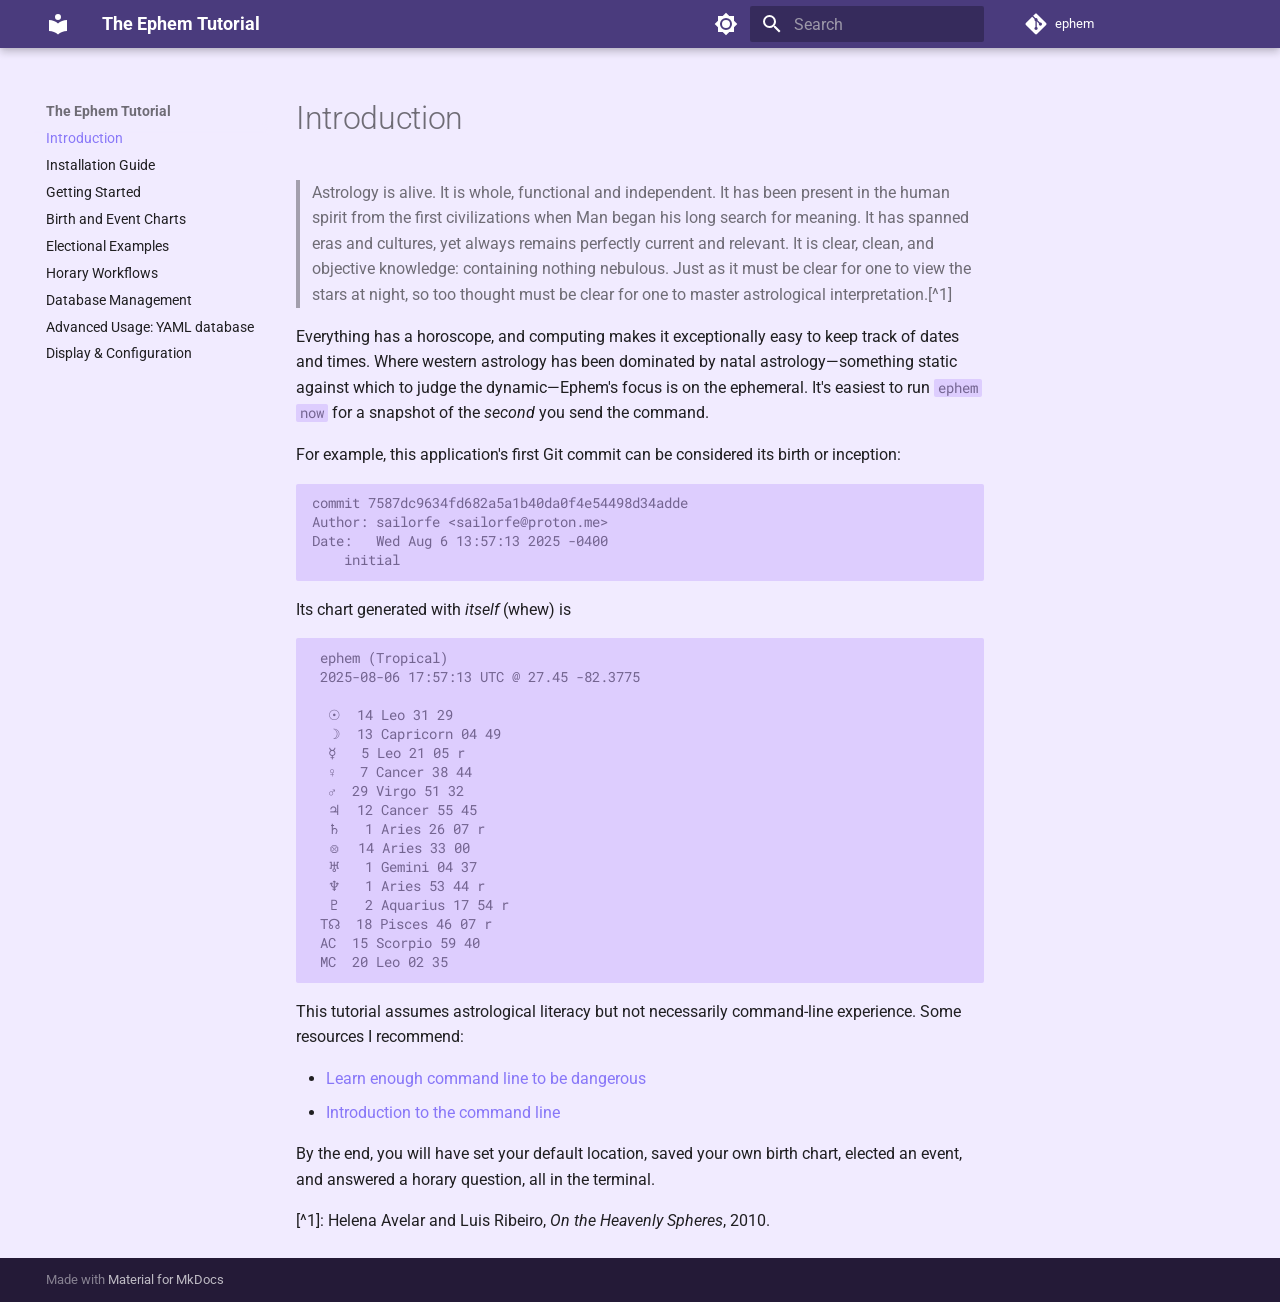
<file: index.html>
<!doctype html>
<html lang="en" class="no-js">
  <head>
    
      <meta charset="utf-8">
      <meta name="viewport" content="width=device-width,initial-scale=1">
      
      
      
      
      
        <link rel="next" href="00-installation/">
      
      
        
      
      
      <link rel="icon" href="assets/images/favicon.png">
      <meta name="generator" content="mkdocs-1.6.1, mkdocs-material-9.7.1">
    
    
      
        <title>The Ephem Tutorial</title>
      
    
    
      <link rel="stylesheet" href="assets/stylesheets/main.484c7ddc.min.css">
      
        
        <link rel="stylesheet" href="assets/stylesheets/palette.ab4e12ef.min.css">
      
      


    
    
      
    
    
      
        
        
        <link rel="preconnect" href="https://fonts.gstatic.com" crossorigin>
        <link rel="stylesheet" href="https://fonts.googleapis.com/css?family=Roboto:300,300i,400,400i,700,700i%7CRoboto+Mono:400,400i,700,700i&display=fallback">
        <style>:root{--md-text-font:"Roboto";--md-code-font:"Roboto Mono"}</style>
      
    
    
      <link rel="stylesheet" href="stylesheets/extra.css">
    
    <script>__md_scope=new URL(".",location),__md_hash=e=>[...e].reduce(((e,_)=>(e<<5)-e+_.charCodeAt(0)),0),__md_get=(e,_=localStorage,t=__md_scope)=>JSON.parse(_.getItem(t.pathname+"."+e)),__md_set=(e,_,t=localStorage,a=__md_scope)=>{try{t.setItem(a.pathname+"."+e,JSON.stringify(_))}catch(e){}}</script>
    
      

    
    
  </head>
  
  
    
    
      
    
    
    
    
    <body dir="ltr" data-md-color-scheme="custom-light" data-md-color-primary="indigo" data-md-color-accent="indigo">
  
    
    <input class="md-toggle" data-md-toggle="drawer" type="checkbox" id="__drawer" autocomplete="off">
    <input class="md-toggle" data-md-toggle="search" type="checkbox" id="__search" autocomplete="off">
    <label class="md-overlay" for="__drawer"></label>
    <div data-md-component="skip">
      
        
        <a href="#introduction" class="md-skip">
          Skip to content
        </a>
      
    </div>
    <div data-md-component="announce">
      
    </div>
    
    
      

  

<header class="md-header md-header--shadow" data-md-component="header">
  <nav class="md-header__inner md-grid" aria-label="Header">
    <a href="." title="The Ephem Tutorial" class="md-header__button md-logo" aria-label="The Ephem Tutorial" data-md-component="logo">
      
  
  <svg xmlns="http://www.w3.org/2000/svg" viewBox="0 0 24 24"><path d="M12 8a3 3 0 0 0 3-3 3 3 0 0 0-3-3 3 3 0 0 0-3 3 3 3 0 0 0 3 3m0 3.54C9.64 9.35 6.5 8 3 8v11c3.5 0 6.64 1.35 9 3.54 2.36-2.19 5.5-3.54 9-3.54V8c-3.5 0-6.64 1.35-9 3.54"/></svg>

    </a>
    <label class="md-header__button md-icon" for="__drawer">
      
      <svg xmlns="http://www.w3.org/2000/svg" viewBox="0 0 24 24"><path d="M3 6h18v2H3zm0 5h18v2H3zm0 5h18v2H3z"/></svg>
    </label>
    <div class="md-header__title" data-md-component="header-title">
      <div class="md-header__ellipsis">
        <div class="md-header__topic">
          <span class="md-ellipsis">
            The Ephem Tutorial
          </span>
        </div>
        <div class="md-header__topic" data-md-component="header-topic">
          <span class="md-ellipsis">
            
              Introduction
            
          </span>
        </div>
      </div>
    </div>
    
      
        <form class="md-header__option" data-md-component="palette">
  
    
    
    
    <input class="md-option" data-md-color-media="" data-md-color-scheme="custom-light" data-md-color-primary="indigo" data-md-color-accent="indigo"  aria-label="Switch to dark mode"  type="radio" name="__palette" id="__palette_0">
    
      <label class="md-header__button md-icon" title="Switch to dark mode" for="__palette_1" hidden>
        <svg xmlns="http://www.w3.org/2000/svg" viewBox="0 0 24 24"><path d="M12 8a4 4 0 0 0-4 4 4 4 0 0 0 4 4 4 4 0 0 0 4-4 4 4 0 0 0-4-4m0 10a6 6 0 0 1-6-6 6 6 0 0 1 6-6 6 6 0 0 1 6 6 6 6 0 0 1-6 6m8-9.31V4h-4.69L12 .69 8.69 4H4v4.69L.69 12 4 15.31V20h4.69L12 23.31 15.31 20H20v-4.69L23.31 12z"/></svg>
      </label>
    
  
    
    
    
    <input class="md-option" data-md-color-media="" data-md-color-scheme="custom-dark" data-md-color-primary="indigo" data-md-color-accent="indigo"  aria-label="Switch to light mode"  type="radio" name="__palette" id="__palette_1">
    
      <label class="md-header__button md-icon" title="Switch to light mode" for="__palette_0" hidden>
        <svg xmlns="http://www.w3.org/2000/svg" viewBox="0 0 24 24"><path d="M12 18c-.89 0-1.74-.2-2.5-.55C11.56 16.5 13 14.42 13 12s-1.44-4.5-3.5-5.45C10.26 6.2 11.11 6 12 6a6 6 0 0 1 6 6 6 6 0 0 1-6 6m8-9.31V4h-4.69L12 .69 8.69 4H4v4.69L.69 12 4 15.31V20h4.69L12 23.31 15.31 20H20v-4.69L23.31 12z"/></svg>
      </label>
    
  
</form>
      
    
    
      <script>var palette=__md_get("__palette");if(palette&&palette.color){if("(prefers-color-scheme)"===palette.color.media){var media=matchMedia("(prefers-color-scheme: light)"),input=document.querySelector(media.matches?"[data-md-color-media='(prefers-color-scheme: light)']":"[data-md-color-media='(prefers-color-scheme: dark)']");palette.color.media=input.getAttribute("data-md-color-media"),palette.color.scheme=input.getAttribute("data-md-color-scheme"),palette.color.primary=input.getAttribute("data-md-color-primary"),palette.color.accent=input.getAttribute("data-md-color-accent")}for(var[key,value]of Object.entries(palette.color))document.body.setAttribute("data-md-color-"+key,value)}</script>
    
    
    
      
      
        <label class="md-header__button md-icon" for="__search">
          
          <svg xmlns="http://www.w3.org/2000/svg" viewBox="0 0 24 24"><path d="M9.5 3A6.5 6.5 0 0 1 16 9.5c0 1.61-.59 3.09-1.56 4.23l.27.27h.79l5 5-1.5 1.5-5-5v-.79l-.27-.27A6.52 6.52 0 0 1 9.5 16 6.5 6.5 0 0 1 3 9.5 6.5 6.5 0 0 1 9.5 3m0 2C7 5 5 7 5 9.5S7 14 9.5 14 14 12 14 9.5 12 5 9.5 5"/></svg>
        </label>
        <div class="md-search" data-md-component="search" role="dialog">
  <label class="md-search__overlay" for="__search"></label>
  <div class="md-search__inner" role="search">
    <form class="md-search__form" name="search">
      <input type="text" class="md-search__input" name="query" aria-label="Search" placeholder="Search" autocapitalize="off" autocorrect="off" autocomplete="off" spellcheck="false" data-md-component="search-query" required>
      <label class="md-search__icon md-icon" for="__search">
        
        <svg xmlns="http://www.w3.org/2000/svg" viewBox="0 0 24 24"><path d="M9.5 3A6.5 6.5 0 0 1 16 9.5c0 1.61-.59 3.09-1.56 4.23l.27.27h.79l5 5-1.5 1.5-5-5v-.79l-.27-.27A6.52 6.52 0 0 1 9.5 16 6.5 6.5 0 0 1 3 9.5 6.5 6.5 0 0 1 9.5 3m0 2C7 5 5 7 5 9.5S7 14 9.5 14 14 12 14 9.5 12 5 9.5 5"/></svg>
        
        <svg xmlns="http://www.w3.org/2000/svg" viewBox="0 0 24 24"><path d="M20 11v2H8l5.5 5.5-1.42 1.42L4.16 12l7.92-7.92L13.5 5.5 8 11z"/></svg>
      </label>
      <nav class="md-search__options" aria-label="Search">
        
        <button type="reset" class="md-search__icon md-icon" title="Clear" aria-label="Clear" tabindex="-1">
          
          <svg xmlns="http://www.w3.org/2000/svg" viewBox="0 0 24 24"><path d="M19 6.41 17.59 5 12 10.59 6.41 5 5 6.41 10.59 12 5 17.59 6.41 19 12 13.41 17.59 19 19 17.59 13.41 12z"/></svg>
        </button>
      </nav>
      
    </form>
    <div class="md-search__output">
      <div class="md-search__scrollwrap" tabindex="0" data-md-scrollfix>
        <div class="md-search-result" data-md-component="search-result">
          <div class="md-search-result__meta">
            Initializing search
          </div>
          <ol class="md-search-result__list" role="presentation"></ol>
        </div>
      </div>
    </div>
  </div>
</div>
      
    
    
      <div class="md-header__source">
        <a href="https://codeberg.org/sailorfe/ephem" title="Go to repository" class="md-source" data-md-component="source">
  <div class="md-source__icon md-icon">
    
    <svg xmlns="http://www.w3.org/2000/svg" viewBox="0 0 448 512"><!--! Font Awesome Free 7.1.0 by @fontawesome - https://fontawesome.com License - https://fontawesome.com/license/free (Icons: CC BY 4.0, Fonts: SIL OFL 1.1, Code: MIT License) Copyright 2025 Fonticons, Inc.--><path d="M439.6 236.1 244 40.5c-5.4-5.5-12.8-8.5-20.4-8.5s-15 3-20.4 8.4L162.5 81l51.5 51.5c27.1-9.1 52.7 16.8 43.4 43.7l49.7 49.7c34.2-11.8 61.2 31 35.5 56.7-26.5 26.5-70.2-2.9-56-37.3L240.3 199v121.9c25.3 12.5 22.3 41.8 9.1 55-6.4 6.4-15.2 10.1-24.3 10.1s-17.8-3.6-24.3-10.1c-17.6-17.6-11.1-46.9 11.2-56v-123c-20.8-8.5-24.6-30.7-18.6-45L142.6 101 8.5 235.1C3 240.6 0 247.9 0 255.5s3 15 8.5 20.4l195.6 195.7c5.4 5.4 12.7 8.4 20.4 8.4s15-3 20.4-8.4l194.7-194.7c5.4-5.4 8.4-12.8 8.4-20.4s-3-15-8.4-20.4"/></svg>
  </div>
  <div class="md-source__repository">
    ephem
  </div>
</a>
      </div>
    
  </nav>
  
</header>
    
    <div class="md-container" data-md-component="container">
      
      
        
          
        
      
      <main class="md-main" data-md-component="main">
        <div class="md-main__inner md-grid">
          
            
              
              <div class="md-sidebar md-sidebar--primary" data-md-component="sidebar" data-md-type="navigation" >
                <div class="md-sidebar__scrollwrap">
                  <div class="md-sidebar__inner">
                    



<nav class="md-nav md-nav--primary" aria-label="Navigation" data-md-level="0">
  <label class="md-nav__title" for="__drawer">
    <a href="." title="The Ephem Tutorial" class="md-nav__button md-logo" aria-label="The Ephem Tutorial" data-md-component="logo">
      
  
  <svg xmlns="http://www.w3.org/2000/svg" viewBox="0 0 24 24"><path d="M12 8a3 3 0 0 0 3-3 3 3 0 0 0-3-3 3 3 0 0 0-3 3 3 3 0 0 0 3 3m0 3.54C9.64 9.35 6.5 8 3 8v11c3.5 0 6.64 1.35 9 3.54 2.36-2.19 5.5-3.54 9-3.54V8c-3.5 0-6.64 1.35-9 3.54"/></svg>

    </a>
    The Ephem Tutorial
  </label>
  
    <div class="md-nav__source">
      <a href="https://codeberg.org/sailorfe/ephem" title="Go to repository" class="md-source" data-md-component="source">
  <div class="md-source__icon md-icon">
    
    <svg xmlns="http://www.w3.org/2000/svg" viewBox="0 0 448 512"><!--! Font Awesome Free 7.1.0 by @fontawesome - https://fontawesome.com License - https://fontawesome.com/license/free (Icons: CC BY 4.0, Fonts: SIL OFL 1.1, Code: MIT License) Copyright 2025 Fonticons, Inc.--><path d="M439.6 236.1 244 40.5c-5.4-5.5-12.8-8.5-20.4-8.5s-15 3-20.4 8.4L162.5 81l51.5 51.5c27.1-9.1 52.7 16.8 43.4 43.7l49.7 49.7c34.2-11.8 61.2 31 35.5 56.7-26.5 26.5-70.2-2.9-56-37.3L240.3 199v121.9c25.3 12.5 22.3 41.8 9.1 55-6.4 6.4-15.2 10.1-24.3 10.1s-17.8-3.6-24.3-10.1c-17.6-17.6-11.1-46.9 11.2-56v-123c-20.8-8.5-24.6-30.7-18.6-45L142.6 101 8.5 235.1C3 240.6 0 247.9 0 255.5s3 15 8.5 20.4l195.6 195.7c5.4 5.4 12.7 8.4 20.4 8.4s15-3 20.4-8.4l194.7-194.7c5.4-5.4 8.4-12.8 8.4-20.4s-3-15-8.4-20.4"/></svg>
  </div>
  <div class="md-source__repository">
    ephem
  </div>
</a>
    </div>
  
  <ul class="md-nav__list" data-md-scrollfix>
    
      
      
  
  
    
  
  
  
    <li class="md-nav__item md-nav__item--active">
      
      <input class="md-nav__toggle md-toggle" type="checkbox" id="__toc">
      
      
        
      
      
      <a href="." class="md-nav__link md-nav__link--active">
        
  
  
  <span class="md-ellipsis">
    
  
    Introduction
  

    
  </span>
  
  

      </a>
      
    </li>
  

    
      
      
  
  
  
  
    <li class="md-nav__item">
      <a href="00-installation/" class="md-nav__link">
        
  
  
  <span class="md-ellipsis">
    
  
    Installation Guide
  

    
  </span>
  
  

      </a>
    </li>
  

    
      
      
  
  
  
  
    <li class="md-nav__item">
      <a href="10-getting-started/" class="md-nav__link">
        
  
  
  <span class="md-ellipsis">
    
  
    Getting Started
  

    
  </span>
  
  

      </a>
    </li>
  

    
      
      
  
  
  
  
    <li class="md-nav__item">
      <a href="20-birth-event-charts/" class="md-nav__link">
        
  
  
  <span class="md-ellipsis">
    
  
    Birth and Event Charts
  

    
  </span>
  
  

      </a>
    </li>
  

    
      
      
  
  
  
  
    <li class="md-nav__item">
      <a href="30-electional-examples/" class="md-nav__link">
        
  
  
  <span class="md-ellipsis">
    
  
    Electional Examples
  

    
  </span>
  
  

      </a>
    </li>
  

    
      
      
  
  
  
  
    <li class="md-nav__item">
      <a href="40-horary-workflows/" class="md-nav__link">
        
  
  
  <span class="md-ellipsis">
    
  
    Horary Workflows
  

    
  </span>
  
  

      </a>
    </li>
  

    
      
      
  
  
  
  
    <li class="md-nav__item">
      <a href="50-database-management/" class="md-nav__link">
        
  
  
  <span class="md-ellipsis">
    
  
    Database Management
  

    
  </span>
  
  

      </a>
    </li>
  

    
      
      
  
  
  
  
    <li class="md-nav__item">
      <a href="60-advanced-usage/" class="md-nav__link">
        
  
  
  <span class="md-ellipsis">
    
  
    Advanced Usage: YAML database
  

    
  </span>
  
  

      </a>
    </li>
  

    
      
      
  
  
  
  
    <li class="md-nav__item">
      <a href="70-display-config/" class="md-nav__link">
        
  
  
  <span class="md-ellipsis">
    
  
    Display &amp; Configuration
  

    
  </span>
  
  

      </a>
    </li>
  

    
  </ul>
</nav>
                  </div>
                </div>
              </div>
            
            
              
              <div class="md-sidebar md-sidebar--secondary" data-md-component="sidebar" data-md-type="toc" >
                <div class="md-sidebar__scrollwrap">
                  <div class="md-sidebar__inner">
                    

<nav class="md-nav md-nav--secondary" aria-label="Table of contents">
  
  
  
    
  
  
</nav>
                  </div>
                </div>
              </div>
            
          
          
            <div class="md-content" data-md-component="content">
              
              <article class="md-content__inner md-typeset">
                
                  



<h1 id="introduction">Introduction</h1>
<blockquote>
<p>Astrology is alive. It is whole, functional and independent.
It has been present in the human spirit from the first civilizations
when Man began his long search for meaning.
It has spanned eras and cultures,
yet always remains perfectly current and relevant.
It is clear, clean, and objective knowledge: containing nothing nebulous.
Just as it must be clear for one to view the stars at night,
so too thought must be clear for one to master astrological interpretation.[^1]</p>
</blockquote>
<p>Everything has a horoscope, and computing makes it exceptionally easy to keep track of dates and times. Where western astrology has been dominated by natal astrology—something static against which to judge the dynamic—Ephem's focus is on the ephemeral. It's easiest to run <code>ephem now</code> for a snapshot of the <em>second</em> you send the command.</p>
<p>For example, this application's first Git commit can be considered its birth or inception:</p>
<pre><code>commit 7587dc9634fd682a5a1b40da0f4e54498d34adde
Author: sailorfe &lt;sailorfe@proton.me&gt;
Date:   Wed Aug 6 13:57:13 2025 -0400
    initial
</code></pre>
<p>Its chart generated with <em>itself</em> (whew) is</p>
<pre><code> ephem (Tropical)
 2025-08-06 17:57:13 UTC @ 27.45 -82.3775

  ☉  14 Leo 31 29        
  ☽  13 Capricorn 04 49  
  ☿   5 Leo 21 05 r      
  ♀   7 Cancer 38 44     
  ♂  29 Virgo 51 32      
  ♃  12 Cancer 55 45     
  ♄   1 Aries 26 07 r    
  🝴  14 Aries 33 00      
  ♅   1 Gemini 04 37     
  ♆   1 Aries 53 44 r    
  ♇   2 Aquarius 17 54 r 
 T☊  18 Pisces 46 07 r   
 AC  15 Scorpio 59 40    
 MC  20 Leo 02 35
</code></pre>
<p>This tutorial assumes astrological literacy but not necessarily command-line experience. Some resources I recommend:</p>
<ul>
<li><a href="https://www.learnenough.com/command-line-tutorial/basics">Learn enough command line to be dangerous</a></li>
<li><a href="https://tutorials.codebar.io/command-line/introduction/tutorial.html">Introduction to the command line</a></li>
</ul>
<p>By the end, you will have set your default location, saved your own birth chart, elected an event, and answered a horary question, all in the terminal.</p>
<p>[^1]: Helena Avelar and Luis Ribeiro, <em>On the Heavenly Spheres</em>, 2010.</p>












                
              </article>
            </div>
          
          
<script>var target=document.getElementById(location.hash.slice(1));target&&target.name&&(target.checked=target.name.startsWith("__tabbed_"))</script>
        </div>
        
      </main>
      
        <footer class="md-footer">
  
  <div class="md-footer-meta md-typeset">
    <div class="md-footer-meta__inner md-grid">
      <div class="md-copyright">
  
  
    Made with
    <a href="https://squidfunk.github.io/mkdocs-material/" target="_blank" rel="noopener">
      Material for MkDocs
    </a>
  
</div>
      
    </div>
  </div>
</footer>
      
    </div>
    <div class="md-dialog" data-md-component="dialog">
      <div class="md-dialog__inner md-typeset"></div>
    </div>
    
    
    
      
      
      <script id="__config" type="application/json">{"annotate": null, "base": ".", "features": [], "search": "assets/javascripts/workers/search.2c215733.min.js", "tags": null, "translations": {"clipboard.copied": "Copied to clipboard", "clipboard.copy": "Copy to clipboard", "search.result.more.one": "1 more on this page", "search.result.more.other": "# more on this page", "search.result.none": "No matching documents", "search.result.one": "1 matching document", "search.result.other": "# matching documents", "search.result.placeholder": "Type to start searching", "search.result.term.missing": "Missing", "select.version": "Select version"}, "version": null}</script>
    
    
      <script src="assets/javascripts/bundle.79ae519e.min.js"></script>
      
    
  </body>
</html>
</file>
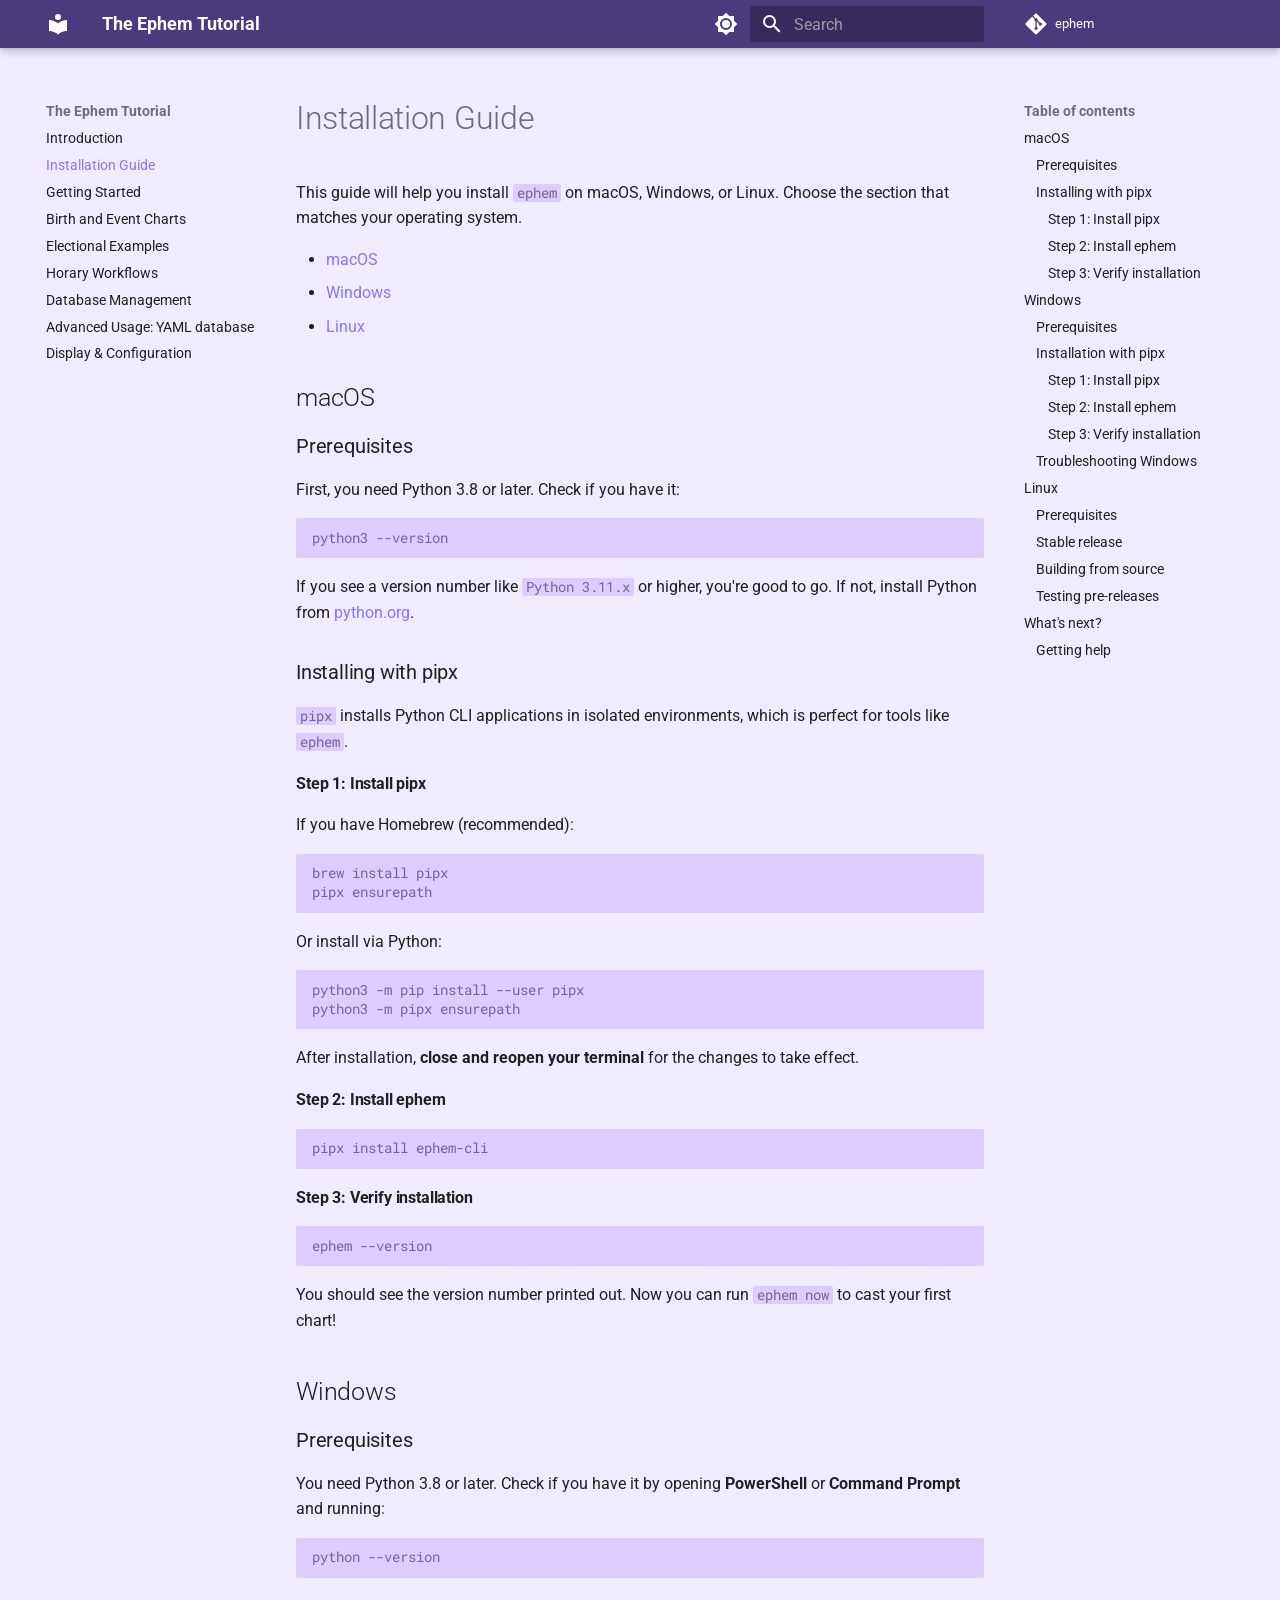
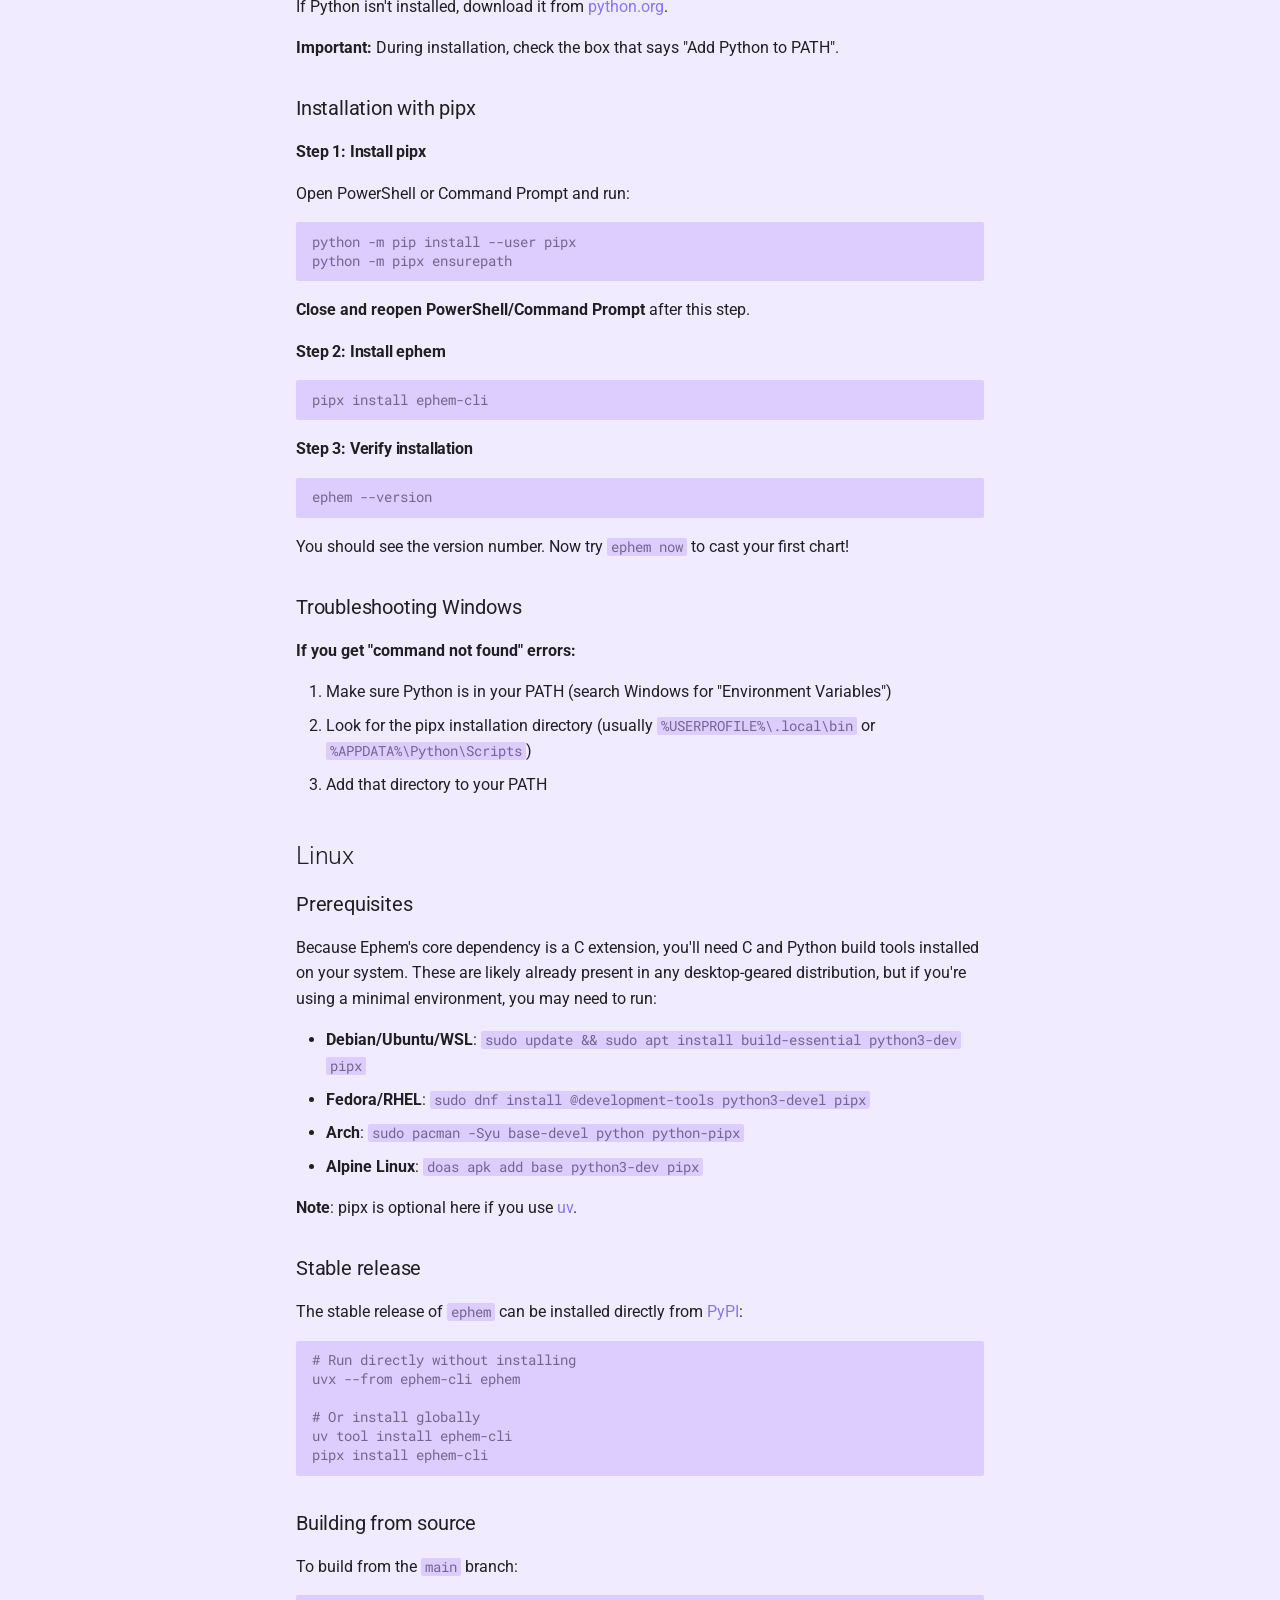
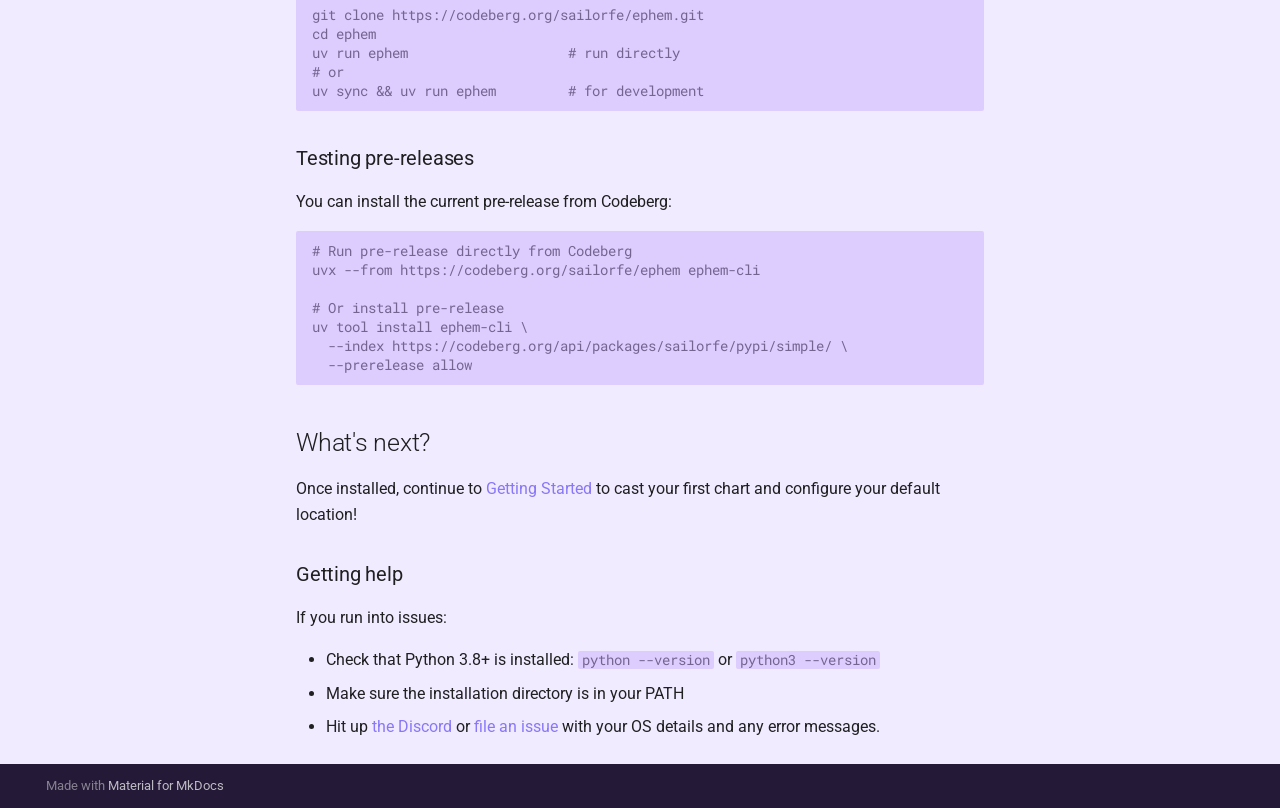
<file: 00-installation/index.html>
<!doctype html>
<html lang="en" class="no-js">
  <head>
    
      <meta charset="utf-8">
      <meta name="viewport" content="width=device-width,initial-scale=1">
      
      
      
      
        <link rel="prev" href="..">
      
      
        <link rel="next" href="../10-getting-started/">
      
      
        
      
      
      <link rel="icon" href="../assets/images/favicon.png">
      <meta name="generator" content="mkdocs-1.6.1, mkdocs-material-9.7.1">
    
    
      
        <title>Installation Guide - The Ephem Tutorial</title>
      
    
    
      <link rel="stylesheet" href="../assets/stylesheets/main.484c7ddc.min.css">
      
        
        <link rel="stylesheet" href="../assets/stylesheets/palette.ab4e12ef.min.css">
      
      


    
    
      
    
    
      
        
        
        <link rel="preconnect" href="https://fonts.gstatic.com" crossorigin>
        <link rel="stylesheet" href="https://fonts.googleapis.com/css?family=Roboto:300,300i,400,400i,700,700i%7CRoboto+Mono:400,400i,700,700i&display=fallback">
        <style>:root{--md-text-font:"Roboto";--md-code-font:"Roboto Mono"}</style>
      
    
    
      <link rel="stylesheet" href="../stylesheets/extra.css">
    
    <script>__md_scope=new URL("..",location),__md_hash=e=>[...e].reduce(((e,_)=>(e<<5)-e+_.charCodeAt(0)),0),__md_get=(e,_=localStorage,t=__md_scope)=>JSON.parse(_.getItem(t.pathname+"."+e)),__md_set=(e,_,t=localStorage,a=__md_scope)=>{try{t.setItem(a.pathname+"."+e,JSON.stringify(_))}catch(e){}}</script>
    
      

    
    
  </head>
  
  
    
    
      
    
    
    
    
    <body dir="ltr" data-md-color-scheme="custom-light" data-md-color-primary="indigo" data-md-color-accent="indigo">
  
    
    <input class="md-toggle" data-md-toggle="drawer" type="checkbox" id="__drawer" autocomplete="off">
    <input class="md-toggle" data-md-toggle="search" type="checkbox" id="__search" autocomplete="off">
    <label class="md-overlay" for="__drawer"></label>
    <div data-md-component="skip">
      
        
        <a href="#installation-guide" class="md-skip">
          Skip to content
        </a>
      
    </div>
    <div data-md-component="announce">
      
    </div>
    
    
      

  

<header class="md-header md-header--shadow" data-md-component="header">
  <nav class="md-header__inner md-grid" aria-label="Header">
    <a href=".." title="The Ephem Tutorial" class="md-header__button md-logo" aria-label="The Ephem Tutorial" data-md-component="logo">
      
  
  <svg xmlns="http://www.w3.org/2000/svg" viewBox="0 0 24 24"><path d="M12 8a3 3 0 0 0 3-3 3 3 0 0 0-3-3 3 3 0 0 0-3 3 3 3 0 0 0 3 3m0 3.54C9.64 9.35 6.5 8 3 8v11c3.5 0 6.64 1.35 9 3.54 2.36-2.19 5.5-3.54 9-3.54V8c-3.5 0-6.64 1.35-9 3.54"/></svg>

    </a>
    <label class="md-header__button md-icon" for="__drawer">
      
      <svg xmlns="http://www.w3.org/2000/svg" viewBox="0 0 24 24"><path d="M3 6h18v2H3zm0 5h18v2H3zm0 5h18v2H3z"/></svg>
    </label>
    <div class="md-header__title" data-md-component="header-title">
      <div class="md-header__ellipsis">
        <div class="md-header__topic">
          <span class="md-ellipsis">
            The Ephem Tutorial
          </span>
        </div>
        <div class="md-header__topic" data-md-component="header-topic">
          <span class="md-ellipsis">
            
              Installation Guide
            
          </span>
        </div>
      </div>
    </div>
    
      
        <form class="md-header__option" data-md-component="palette">
  
    
    
    
    <input class="md-option" data-md-color-media="" data-md-color-scheme="custom-light" data-md-color-primary="indigo" data-md-color-accent="indigo"  aria-label="Switch to dark mode"  type="radio" name="__palette" id="__palette_0">
    
      <label class="md-header__button md-icon" title="Switch to dark mode" for="__palette_1" hidden>
        <svg xmlns="http://www.w3.org/2000/svg" viewBox="0 0 24 24"><path d="M12 8a4 4 0 0 0-4 4 4 4 0 0 0 4 4 4 4 0 0 0 4-4 4 4 0 0 0-4-4m0 10a6 6 0 0 1-6-6 6 6 0 0 1 6-6 6 6 0 0 1 6 6 6 6 0 0 1-6 6m8-9.31V4h-4.69L12 .69 8.69 4H4v4.69L.69 12 4 15.31V20h4.69L12 23.31 15.31 20H20v-4.69L23.31 12z"/></svg>
      </label>
    
  
    
    
    
    <input class="md-option" data-md-color-media="" data-md-color-scheme="custom-dark" data-md-color-primary="indigo" data-md-color-accent="indigo"  aria-label="Switch to light mode"  type="radio" name="__palette" id="__palette_1">
    
      <label class="md-header__button md-icon" title="Switch to light mode" for="__palette_0" hidden>
        <svg xmlns="http://www.w3.org/2000/svg" viewBox="0 0 24 24"><path d="M12 18c-.89 0-1.74-.2-2.5-.55C11.56 16.5 13 14.42 13 12s-1.44-4.5-3.5-5.45C10.26 6.2 11.11 6 12 6a6 6 0 0 1 6 6 6 6 0 0 1-6 6m8-9.31V4h-4.69L12 .69 8.69 4H4v4.69L.69 12 4 15.31V20h4.69L12 23.31 15.31 20H20v-4.69L23.31 12z"/></svg>
      </label>
    
  
</form>
      
    
    
      <script>var palette=__md_get("__palette");if(palette&&palette.color){if("(prefers-color-scheme)"===palette.color.media){var media=matchMedia("(prefers-color-scheme: light)"),input=document.querySelector(media.matches?"[data-md-color-media='(prefers-color-scheme: light)']":"[data-md-color-media='(prefers-color-scheme: dark)']");palette.color.media=input.getAttribute("data-md-color-media"),palette.color.scheme=input.getAttribute("data-md-color-scheme"),palette.color.primary=input.getAttribute("data-md-color-primary"),palette.color.accent=input.getAttribute("data-md-color-accent")}for(var[key,value]of Object.entries(palette.color))document.body.setAttribute("data-md-color-"+key,value)}</script>
    
    
    
      
      
        <label class="md-header__button md-icon" for="__search">
          
          <svg xmlns="http://www.w3.org/2000/svg" viewBox="0 0 24 24"><path d="M9.5 3A6.5 6.5 0 0 1 16 9.5c0 1.61-.59 3.09-1.56 4.23l.27.27h.79l5 5-1.5 1.5-5-5v-.79l-.27-.27A6.52 6.52 0 0 1 9.5 16 6.5 6.5 0 0 1 3 9.5 6.5 6.5 0 0 1 9.5 3m0 2C7 5 5 7 5 9.5S7 14 9.5 14 14 12 14 9.5 12 5 9.5 5"/></svg>
        </label>
        <div class="md-search" data-md-component="search" role="dialog">
  <label class="md-search__overlay" for="__search"></label>
  <div class="md-search__inner" role="search">
    <form class="md-search__form" name="search">
      <input type="text" class="md-search__input" name="query" aria-label="Search" placeholder="Search" autocapitalize="off" autocorrect="off" autocomplete="off" spellcheck="false" data-md-component="search-query" required>
      <label class="md-search__icon md-icon" for="__search">
        
        <svg xmlns="http://www.w3.org/2000/svg" viewBox="0 0 24 24"><path d="M9.5 3A6.5 6.5 0 0 1 16 9.5c0 1.61-.59 3.09-1.56 4.23l.27.27h.79l5 5-1.5 1.5-5-5v-.79l-.27-.27A6.52 6.52 0 0 1 9.5 16 6.5 6.5 0 0 1 3 9.5 6.5 6.5 0 0 1 9.5 3m0 2C7 5 5 7 5 9.5S7 14 9.5 14 14 12 14 9.5 12 5 9.5 5"/></svg>
        
        <svg xmlns="http://www.w3.org/2000/svg" viewBox="0 0 24 24"><path d="M20 11v2H8l5.5 5.5-1.42 1.42L4.16 12l7.92-7.92L13.5 5.5 8 11z"/></svg>
      </label>
      <nav class="md-search__options" aria-label="Search">
        
        <button type="reset" class="md-search__icon md-icon" title="Clear" aria-label="Clear" tabindex="-1">
          
          <svg xmlns="http://www.w3.org/2000/svg" viewBox="0 0 24 24"><path d="M19 6.41 17.59 5 12 10.59 6.41 5 5 6.41 10.59 12 5 17.59 6.41 19 12 13.41 17.59 19 19 17.59 13.41 12z"/></svg>
        </button>
      </nav>
      
    </form>
    <div class="md-search__output">
      <div class="md-search__scrollwrap" tabindex="0" data-md-scrollfix>
        <div class="md-search-result" data-md-component="search-result">
          <div class="md-search-result__meta">
            Initializing search
          </div>
          <ol class="md-search-result__list" role="presentation"></ol>
        </div>
      </div>
    </div>
  </div>
</div>
      
    
    
      <div class="md-header__source">
        <a href="https://codeberg.org/sailorfe/ephem" title="Go to repository" class="md-source" data-md-component="source">
  <div class="md-source__icon md-icon">
    
    <svg xmlns="http://www.w3.org/2000/svg" viewBox="0 0 448 512"><!--! Font Awesome Free 7.1.0 by @fontawesome - https://fontawesome.com License - https://fontawesome.com/license/free (Icons: CC BY 4.0, Fonts: SIL OFL 1.1, Code: MIT License) Copyright 2025 Fonticons, Inc.--><path d="M439.6 236.1 244 40.5c-5.4-5.5-12.8-8.5-20.4-8.5s-15 3-20.4 8.4L162.5 81l51.5 51.5c27.1-9.1 52.7 16.8 43.4 43.7l49.7 49.7c34.2-11.8 61.2 31 35.5 56.7-26.5 26.5-70.2-2.9-56-37.3L240.3 199v121.9c25.3 12.5 22.3 41.8 9.1 55-6.4 6.4-15.2 10.1-24.3 10.1s-17.8-3.6-24.3-10.1c-17.6-17.6-11.1-46.9 11.2-56v-123c-20.8-8.5-24.6-30.7-18.6-45L142.6 101 8.5 235.1C3 240.6 0 247.9 0 255.5s3 15 8.5 20.4l195.6 195.7c5.4 5.4 12.7 8.4 20.4 8.4s15-3 20.4-8.4l194.7-194.7c5.4-5.4 8.4-12.8 8.4-20.4s-3-15-8.4-20.4"/></svg>
  </div>
  <div class="md-source__repository">
    ephem
  </div>
</a>
      </div>
    
  </nav>
  
</header>
    
    <div class="md-container" data-md-component="container">
      
      
        
          
        
      
      <main class="md-main" data-md-component="main">
        <div class="md-main__inner md-grid">
          
            
              
              <div class="md-sidebar md-sidebar--primary" data-md-component="sidebar" data-md-type="navigation" >
                <div class="md-sidebar__scrollwrap">
                  <div class="md-sidebar__inner">
                    



<nav class="md-nav md-nav--primary" aria-label="Navigation" data-md-level="0">
  <label class="md-nav__title" for="__drawer">
    <a href=".." title="The Ephem Tutorial" class="md-nav__button md-logo" aria-label="The Ephem Tutorial" data-md-component="logo">
      
  
  <svg xmlns="http://www.w3.org/2000/svg" viewBox="0 0 24 24"><path d="M12 8a3 3 0 0 0 3-3 3 3 0 0 0-3-3 3 3 0 0 0-3 3 3 3 0 0 0 3 3m0 3.54C9.64 9.35 6.5 8 3 8v11c3.5 0 6.64 1.35 9 3.54 2.36-2.19 5.5-3.54 9-3.54V8c-3.5 0-6.64 1.35-9 3.54"/></svg>

    </a>
    The Ephem Tutorial
  </label>
  
    <div class="md-nav__source">
      <a href="https://codeberg.org/sailorfe/ephem" title="Go to repository" class="md-source" data-md-component="source">
  <div class="md-source__icon md-icon">
    
    <svg xmlns="http://www.w3.org/2000/svg" viewBox="0 0 448 512"><!--! Font Awesome Free 7.1.0 by @fontawesome - https://fontawesome.com License - https://fontawesome.com/license/free (Icons: CC BY 4.0, Fonts: SIL OFL 1.1, Code: MIT License) Copyright 2025 Fonticons, Inc.--><path d="M439.6 236.1 244 40.5c-5.4-5.5-12.8-8.5-20.4-8.5s-15 3-20.4 8.4L162.5 81l51.5 51.5c27.1-9.1 52.7 16.8 43.4 43.7l49.7 49.7c34.2-11.8 61.2 31 35.5 56.7-26.5 26.5-70.2-2.9-56-37.3L240.3 199v121.9c25.3 12.5 22.3 41.8 9.1 55-6.4 6.4-15.2 10.1-24.3 10.1s-17.8-3.6-24.3-10.1c-17.6-17.6-11.1-46.9 11.2-56v-123c-20.8-8.5-24.6-30.7-18.6-45L142.6 101 8.5 235.1C3 240.6 0 247.9 0 255.5s3 15 8.5 20.4l195.6 195.7c5.4 5.4 12.7 8.4 20.4 8.4s15-3 20.4-8.4l194.7-194.7c5.4-5.4 8.4-12.8 8.4-20.4s-3-15-8.4-20.4"/></svg>
  </div>
  <div class="md-source__repository">
    ephem
  </div>
</a>
    </div>
  
  <ul class="md-nav__list" data-md-scrollfix>
    
      
      
  
  
  
  
    <li class="md-nav__item">
      <a href=".." class="md-nav__link">
        
  
  
  <span class="md-ellipsis">
    
  
    Introduction
  

    
  </span>
  
  

      </a>
    </li>
  

    
      
      
  
  
    
  
  
  
    <li class="md-nav__item md-nav__item--active">
      
      <input class="md-nav__toggle md-toggle" type="checkbox" id="__toc">
      
      
        
      
      
        <label class="md-nav__link md-nav__link--active" for="__toc">
          
  
  
  <span class="md-ellipsis">
    
  
    Installation Guide
  

    
  </span>
  
  

          <span class="md-nav__icon md-icon"></span>
        </label>
      
      <a href="./" class="md-nav__link md-nav__link--active">
        
  
  
  <span class="md-ellipsis">
    
  
    Installation Guide
  

    
  </span>
  
  

      </a>
      
        

<nav class="md-nav md-nav--secondary" aria-label="Table of contents">
  
  
  
    
  
  
    <label class="md-nav__title" for="__toc">
      <span class="md-nav__icon md-icon"></span>
      Table of contents
    </label>
    <ul class="md-nav__list" data-md-component="toc" data-md-scrollfix>
      
        <li class="md-nav__item">
  <a href="#macos" class="md-nav__link">
    <span class="md-ellipsis">
      
        macOS
      
    </span>
  </a>
  
    <nav class="md-nav" aria-label="macOS">
      <ul class="md-nav__list">
        
          <li class="md-nav__item">
  <a href="#prerequisites" class="md-nav__link">
    <span class="md-ellipsis">
      
        Prerequisites
      
    </span>
  </a>
  
</li>
        
          <li class="md-nav__item">
  <a href="#installing-with-pipx" class="md-nav__link">
    <span class="md-ellipsis">
      
        Installing with pipx
      
    </span>
  </a>
  
    <nav class="md-nav" aria-label="Installing with pipx">
      <ul class="md-nav__list">
        
          <li class="md-nav__item">
  <a href="#step-1-install-pipx" class="md-nav__link">
    <span class="md-ellipsis">
      
        Step 1: Install pipx
      
    </span>
  </a>
  
</li>
        
          <li class="md-nav__item">
  <a href="#step-2-install-ephem" class="md-nav__link">
    <span class="md-ellipsis">
      
        Step 2: Install ephem
      
    </span>
  </a>
  
</li>
        
          <li class="md-nav__item">
  <a href="#step-3-verify-installation" class="md-nav__link">
    <span class="md-ellipsis">
      
        Step 3: Verify installation
      
    </span>
  </a>
  
</li>
        
      </ul>
    </nav>
  
</li>
        
      </ul>
    </nav>
  
</li>
      
        <li class="md-nav__item">
  <a href="#windows" class="md-nav__link">
    <span class="md-ellipsis">
      
        Windows
      
    </span>
  </a>
  
    <nav class="md-nav" aria-label="Windows">
      <ul class="md-nav__list">
        
          <li class="md-nav__item">
  <a href="#prerequisites_1" class="md-nav__link">
    <span class="md-ellipsis">
      
        Prerequisites
      
    </span>
  </a>
  
</li>
        
          <li class="md-nav__item">
  <a href="#installation-with-pipx" class="md-nav__link">
    <span class="md-ellipsis">
      
        Installation with pipx
      
    </span>
  </a>
  
    <nav class="md-nav" aria-label="Installation with pipx">
      <ul class="md-nav__list">
        
          <li class="md-nav__item">
  <a href="#step-1-install-pipx_1" class="md-nav__link">
    <span class="md-ellipsis">
      
        Step 1: Install pipx
      
    </span>
  </a>
  
</li>
        
          <li class="md-nav__item">
  <a href="#step-2-install-ephem_1" class="md-nav__link">
    <span class="md-ellipsis">
      
        Step 2: Install ephem
      
    </span>
  </a>
  
</li>
        
          <li class="md-nav__item">
  <a href="#step-3-verify-installation_1" class="md-nav__link">
    <span class="md-ellipsis">
      
        Step 3: Verify installation
      
    </span>
  </a>
  
</li>
        
      </ul>
    </nav>
  
</li>
        
          <li class="md-nav__item">
  <a href="#troubleshooting-windows" class="md-nav__link">
    <span class="md-ellipsis">
      
        Troubleshooting Windows
      
    </span>
  </a>
  
</li>
        
      </ul>
    </nav>
  
</li>
      
        <li class="md-nav__item">
  <a href="#linux" class="md-nav__link">
    <span class="md-ellipsis">
      
        Linux
      
    </span>
  </a>
  
    <nav class="md-nav" aria-label="Linux">
      <ul class="md-nav__list">
        
          <li class="md-nav__item">
  <a href="#prerequisites_2" class="md-nav__link">
    <span class="md-ellipsis">
      
        Prerequisites
      
    </span>
  </a>
  
</li>
        
          <li class="md-nav__item">
  <a href="#stable-release" class="md-nav__link">
    <span class="md-ellipsis">
      
        Stable release
      
    </span>
  </a>
  
</li>
        
          <li class="md-nav__item">
  <a href="#building-from-source" class="md-nav__link">
    <span class="md-ellipsis">
      
        Building from source
      
    </span>
  </a>
  
</li>
        
          <li class="md-nav__item">
  <a href="#testing-pre-releases" class="md-nav__link">
    <span class="md-ellipsis">
      
        Testing pre-releases
      
    </span>
  </a>
  
</li>
        
      </ul>
    </nav>
  
</li>
      
        <li class="md-nav__item">
  <a href="#whats-next" class="md-nav__link">
    <span class="md-ellipsis">
      
        What's next?
      
    </span>
  </a>
  
    <nav class="md-nav" aria-label="What&#39;s next?">
      <ul class="md-nav__list">
        
          <li class="md-nav__item">
  <a href="#getting-help" class="md-nav__link">
    <span class="md-ellipsis">
      
        Getting help
      
    </span>
  </a>
  
</li>
        
      </ul>
    </nav>
  
</li>
      
    </ul>
  
</nav>
      
    </li>
  

    
      
      
  
  
  
  
    <li class="md-nav__item">
      <a href="../10-getting-started/" class="md-nav__link">
        
  
  
  <span class="md-ellipsis">
    
  
    Getting Started
  

    
  </span>
  
  

      </a>
    </li>
  

    
      
      
  
  
  
  
    <li class="md-nav__item">
      <a href="../20-birth-event-charts/" class="md-nav__link">
        
  
  
  <span class="md-ellipsis">
    
  
    Birth and Event Charts
  

    
  </span>
  
  

      </a>
    </li>
  

    
      
      
  
  
  
  
    <li class="md-nav__item">
      <a href="../30-electional-examples/" class="md-nav__link">
        
  
  
  <span class="md-ellipsis">
    
  
    Electional Examples
  

    
  </span>
  
  

      </a>
    </li>
  

    
      
      
  
  
  
  
    <li class="md-nav__item">
      <a href="../40-horary-workflows/" class="md-nav__link">
        
  
  
  <span class="md-ellipsis">
    
  
    Horary Workflows
  

    
  </span>
  
  

      </a>
    </li>
  

    
      
      
  
  
  
  
    <li class="md-nav__item">
      <a href="../50-database-management/" class="md-nav__link">
        
  
  
  <span class="md-ellipsis">
    
  
    Database Management
  

    
  </span>
  
  

      </a>
    </li>
  

    
      
      
  
  
  
  
    <li class="md-nav__item">
      <a href="../60-advanced-usage/" class="md-nav__link">
        
  
  
  <span class="md-ellipsis">
    
  
    Advanced Usage: YAML database
  

    
  </span>
  
  

      </a>
    </li>
  

    
      
      
  
  
  
  
    <li class="md-nav__item">
      <a href="../70-display-config/" class="md-nav__link">
        
  
  
  <span class="md-ellipsis">
    
  
    Display &amp; Configuration
  

    
  </span>
  
  

      </a>
    </li>
  

    
  </ul>
</nav>
                  </div>
                </div>
              </div>
            
            
              
              <div class="md-sidebar md-sidebar--secondary" data-md-component="sidebar" data-md-type="toc" >
                <div class="md-sidebar__scrollwrap">
                  <div class="md-sidebar__inner">
                    

<nav class="md-nav md-nav--secondary" aria-label="Table of contents">
  
  
  
    
  
  
    <label class="md-nav__title" for="__toc">
      <span class="md-nav__icon md-icon"></span>
      Table of contents
    </label>
    <ul class="md-nav__list" data-md-component="toc" data-md-scrollfix>
      
        <li class="md-nav__item">
  <a href="#macos" class="md-nav__link">
    <span class="md-ellipsis">
      
        macOS
      
    </span>
  </a>
  
    <nav class="md-nav" aria-label="macOS">
      <ul class="md-nav__list">
        
          <li class="md-nav__item">
  <a href="#prerequisites" class="md-nav__link">
    <span class="md-ellipsis">
      
        Prerequisites
      
    </span>
  </a>
  
</li>
        
          <li class="md-nav__item">
  <a href="#installing-with-pipx" class="md-nav__link">
    <span class="md-ellipsis">
      
        Installing with pipx
      
    </span>
  </a>
  
    <nav class="md-nav" aria-label="Installing with pipx">
      <ul class="md-nav__list">
        
          <li class="md-nav__item">
  <a href="#step-1-install-pipx" class="md-nav__link">
    <span class="md-ellipsis">
      
        Step 1: Install pipx
      
    </span>
  </a>
  
</li>
        
          <li class="md-nav__item">
  <a href="#step-2-install-ephem" class="md-nav__link">
    <span class="md-ellipsis">
      
        Step 2: Install ephem
      
    </span>
  </a>
  
</li>
        
          <li class="md-nav__item">
  <a href="#step-3-verify-installation" class="md-nav__link">
    <span class="md-ellipsis">
      
        Step 3: Verify installation
      
    </span>
  </a>
  
</li>
        
      </ul>
    </nav>
  
</li>
        
      </ul>
    </nav>
  
</li>
      
        <li class="md-nav__item">
  <a href="#windows" class="md-nav__link">
    <span class="md-ellipsis">
      
        Windows
      
    </span>
  </a>
  
    <nav class="md-nav" aria-label="Windows">
      <ul class="md-nav__list">
        
          <li class="md-nav__item">
  <a href="#prerequisites_1" class="md-nav__link">
    <span class="md-ellipsis">
      
        Prerequisites
      
    </span>
  </a>
  
</li>
        
          <li class="md-nav__item">
  <a href="#installation-with-pipx" class="md-nav__link">
    <span class="md-ellipsis">
      
        Installation with pipx
      
    </span>
  </a>
  
    <nav class="md-nav" aria-label="Installation with pipx">
      <ul class="md-nav__list">
        
          <li class="md-nav__item">
  <a href="#step-1-install-pipx_1" class="md-nav__link">
    <span class="md-ellipsis">
      
        Step 1: Install pipx
      
    </span>
  </a>
  
</li>
        
          <li class="md-nav__item">
  <a href="#step-2-install-ephem_1" class="md-nav__link">
    <span class="md-ellipsis">
      
        Step 2: Install ephem
      
    </span>
  </a>
  
</li>
        
          <li class="md-nav__item">
  <a href="#step-3-verify-installation_1" class="md-nav__link">
    <span class="md-ellipsis">
      
        Step 3: Verify installation
      
    </span>
  </a>
  
</li>
        
      </ul>
    </nav>
  
</li>
        
          <li class="md-nav__item">
  <a href="#troubleshooting-windows" class="md-nav__link">
    <span class="md-ellipsis">
      
        Troubleshooting Windows
      
    </span>
  </a>
  
</li>
        
      </ul>
    </nav>
  
</li>
      
        <li class="md-nav__item">
  <a href="#linux" class="md-nav__link">
    <span class="md-ellipsis">
      
        Linux
      
    </span>
  </a>
  
    <nav class="md-nav" aria-label="Linux">
      <ul class="md-nav__list">
        
          <li class="md-nav__item">
  <a href="#prerequisites_2" class="md-nav__link">
    <span class="md-ellipsis">
      
        Prerequisites
      
    </span>
  </a>
  
</li>
        
          <li class="md-nav__item">
  <a href="#stable-release" class="md-nav__link">
    <span class="md-ellipsis">
      
        Stable release
      
    </span>
  </a>
  
</li>
        
          <li class="md-nav__item">
  <a href="#building-from-source" class="md-nav__link">
    <span class="md-ellipsis">
      
        Building from source
      
    </span>
  </a>
  
</li>
        
          <li class="md-nav__item">
  <a href="#testing-pre-releases" class="md-nav__link">
    <span class="md-ellipsis">
      
        Testing pre-releases
      
    </span>
  </a>
  
</li>
        
      </ul>
    </nav>
  
</li>
      
        <li class="md-nav__item">
  <a href="#whats-next" class="md-nav__link">
    <span class="md-ellipsis">
      
        What's next?
      
    </span>
  </a>
  
    <nav class="md-nav" aria-label="What&#39;s next?">
      <ul class="md-nav__list">
        
          <li class="md-nav__item">
  <a href="#getting-help" class="md-nav__link">
    <span class="md-ellipsis">
      
        Getting help
      
    </span>
  </a>
  
</li>
        
      </ul>
    </nav>
  
</li>
      
    </ul>
  
</nav>
                  </div>
                </div>
              </div>
            
          
          
            <div class="md-content" data-md-component="content">
              
              <article class="md-content__inner md-typeset">
                
                  



<h1 id="installation-guide">Installation Guide</h1>
<p>This guide will help you install <code>ephem</code> on macOS, Windows, or Linux. Choose the section that matches your operating system.</p>
<ul>
<li><a href="#macos">macOS</a></li>
<li><a href="#windows">Windows</a></li>
<li><a href="#linux">Linux</a></li>
</ul>
<p><a name="macos"></a></p>
<h2 id="macos">macOS</h2>
<h3 id="prerequisites">Prerequisites</h3>
<p>First, you need Python 3.8 or later. Check if you have it:</p>
<pre><code class="language-sh">python3 --version
</code></pre>
<p>If you see a version number like <code>Python 3.11.x</code> or higher, you're good to go. If not, install Python from <a href="https://www.python.org/downloads/">python.org</a>.</p>
<h3 id="installing-with-pipx">Installing with pipx</h3>
<p><code>pipx</code> installs Python CLI applications in isolated environments, which is perfect for tools like <code>ephem</code>.</p>
<h4 id="step-1-install-pipx">Step 1: Install pipx</h4>
<p>If you have Homebrew (recommended):</p>
<pre><code class="language-sh">brew install pipx
pipx ensurepath
</code></pre>
<p>Or install via Python:</p>
<pre><code class="language-sh">python3 -m pip install --user pipx
python3 -m pipx ensurepath
</code></pre>
<p>After installation, <strong>close and reopen your terminal</strong> for the changes to take effect.</p>
<h4 id="step-2-install-ephem">Step 2: Install ephem</h4>
<pre><code class="language-sh">pipx install ephem-cli
</code></pre>
<h4 id="step-3-verify-installation">Step 3: Verify installation</h4>
<pre><code class="language-sh">ephem --version
</code></pre>
<p>You should see the version number printed out. Now you can run <code>ephem now</code> to cast your first chart!</p>
<p><a name="windows"></a></p>
<h2 id="windows">Windows</h2>
<h3 id="prerequisites_1">Prerequisites</h3>
<p>You need Python 3.8 or later. Check if you have it by opening <strong>PowerShell</strong> or <strong>Command Prompt</strong> and running:</p>
<pre><code class="language-powershell">python --version
</code></pre>
<p>If Python isn't installed, download it from <a href="https://www.python.org/downloads/">python.org</a>.</p>
<p><strong>Important:</strong> During installation, check the box that says "Add Python to PATH".</p>
<h3 id="installation-with-pipx">Installation with pipx</h3>
<h4 id="step-1-install-pipx_1">Step 1: Install pipx</h4>
<p>Open PowerShell or Command Prompt and run:</p>
<pre><code class="language-powershell">python -m pip install --user pipx
python -m pipx ensurepath
</code></pre>
<p><strong>Close and reopen PowerShell/Command Prompt</strong> after this step.</p>
<h4 id="step-2-install-ephem_1">Step 2: Install ephem</h4>
<pre><code class="language-powershell">pipx install ephem-cli
</code></pre>
<h4 id="step-3-verify-installation_1">Step 3: Verify installation</h4>
<pre><code class="language-powershell">ephem --version
</code></pre>
<p>You should see the version number. Now try <code>ephem now</code> to cast your first chart!</p>
<h3 id="troubleshooting-windows">Troubleshooting Windows</h3>
<p><strong>If you get "command not found" errors:</strong></p>
<ol>
<li>Make sure Python is in your PATH (search Windows for "Environment Variables")</li>
<li>Look for the pipx installation directory (usually <code>%USERPROFILE%\.local\bin</code> or <code>%APPDATA%\Python\Scripts</code>)</li>
<li>Add that directory to your PATH</li>
</ol>
<p><a name="linux"></a></p>
<h2 id="linux">Linux</h2>
<h3 id="prerequisites_2">Prerequisites</h3>
<p>Because Ephem's core dependency is a C extension, you'll need C and Python build tools installed on your system. These are likely already present in any desktop-geared distribution, but if you're using a minimal environment, you may need to run:</p>
<ul>
<li><strong>Debian/Ubuntu/WSL</strong>: <code>sudo update &amp;&amp; sudo apt install build-essential python3-dev pipx</code></li>
<li><strong>Fedora/RHEL</strong>: <code>sudo dnf install @development-tools python3-devel pipx</code></li>
<li><strong>Arch</strong>: <code>sudo pacman -Syu base-devel python python-pipx</code></li>
<li><strong>Alpine Linux</strong>: <code>doas apk add base python3-dev pipx</code></li>
</ul>
<p><strong>Note</strong>: pipx is optional here if you use <a href="https://astral.sh/uv">uv</a>.</p>
<h3 id="stable-release">Stable release</h3>
<p>The stable release of <code>ephem</code> can be installed directly from <a href="https://pypi.org/project/ephem-cli">PyPI</a>:</p>
<pre><code class="language-sh"># Run directly without installing
uvx --from ephem-cli ephem

# Or install globally
uv tool install ephem-cli
pipx install ephem-cli
</code></pre>
<h3 id="building-from-source">Building from source</h3>
<p>To build from the <code>main</code> branch:</p>
<pre><code class="language-sh">git clone https://codeberg.org/sailorfe/ephem.git
cd ephem
uv run ephem                    # run directly
# or
uv sync &amp;&amp; uv run ephem         # for development
</code></pre>
<h3 id="testing-pre-releases">Testing pre-releases</h3>
<p>You can install the current pre-release from Codeberg:</p>
<pre><code class="language-sh"># Run pre-release directly from Codeberg
uvx --from https://codeberg.org/sailorfe/ephem ephem-cli

# Or install pre-release
uv tool install ephem-cli \
  --index https://codeberg.org/api/packages/sailorfe/pypi/simple/ \
  --prerelease allow
</code></pre>
<h2 id="whats-next">What's next?</h2>
<p>Once installed, continue to <a href="../10-getting-started/">Getting Started</a> to cast your first chart and configure your default location!</p>
<h3 id="getting-help">Getting help</h3>
<p>If you run into issues:</p>
<ul>
<li>Check that Python 3.8+ is installed: <code>python --version</code> or <code>python3 --version</code></li>
<li>Make sure the installation directory is in your PATH</li>
<li>Hit up <a href="https://discord.gg/b3vA5ZhSu2">the Discord</a> or <a href="https://codeberg.org/sailorfe/ephem/issues">file an issue</a> with your OS details and any error messages.</li>
</ul>












                
              </article>
            </div>
          
          
<script>var target=document.getElementById(location.hash.slice(1));target&&target.name&&(target.checked=target.name.startsWith("__tabbed_"))</script>
        </div>
        
      </main>
      
        <footer class="md-footer">
  
  <div class="md-footer-meta md-typeset">
    <div class="md-footer-meta__inner md-grid">
      <div class="md-copyright">
  
  
    Made with
    <a href="https://squidfunk.github.io/mkdocs-material/" target="_blank" rel="noopener">
      Material for MkDocs
    </a>
  
</div>
      
    </div>
  </div>
</footer>
      
    </div>
    <div class="md-dialog" data-md-component="dialog">
      <div class="md-dialog__inner md-typeset"></div>
    </div>
    
    
    
      
      
      <script id="__config" type="application/json">{"annotate": null, "base": "..", "features": [], "search": "../assets/javascripts/workers/search.2c215733.min.js", "tags": null, "translations": {"clipboard.copied": "Copied to clipboard", "clipboard.copy": "Copy to clipboard", "search.result.more.one": "1 more on this page", "search.result.more.other": "# more on this page", "search.result.none": "No matching documents", "search.result.one": "1 matching document", "search.result.other": "# matching documents", "search.result.placeholder": "Type to start searching", "search.result.term.missing": "Missing", "select.version": "Select version"}, "version": null}</script>
    
    
      <script src="../assets/javascripts/bundle.79ae519e.min.js"></script>
      
    
  </body>
</html>
</file>
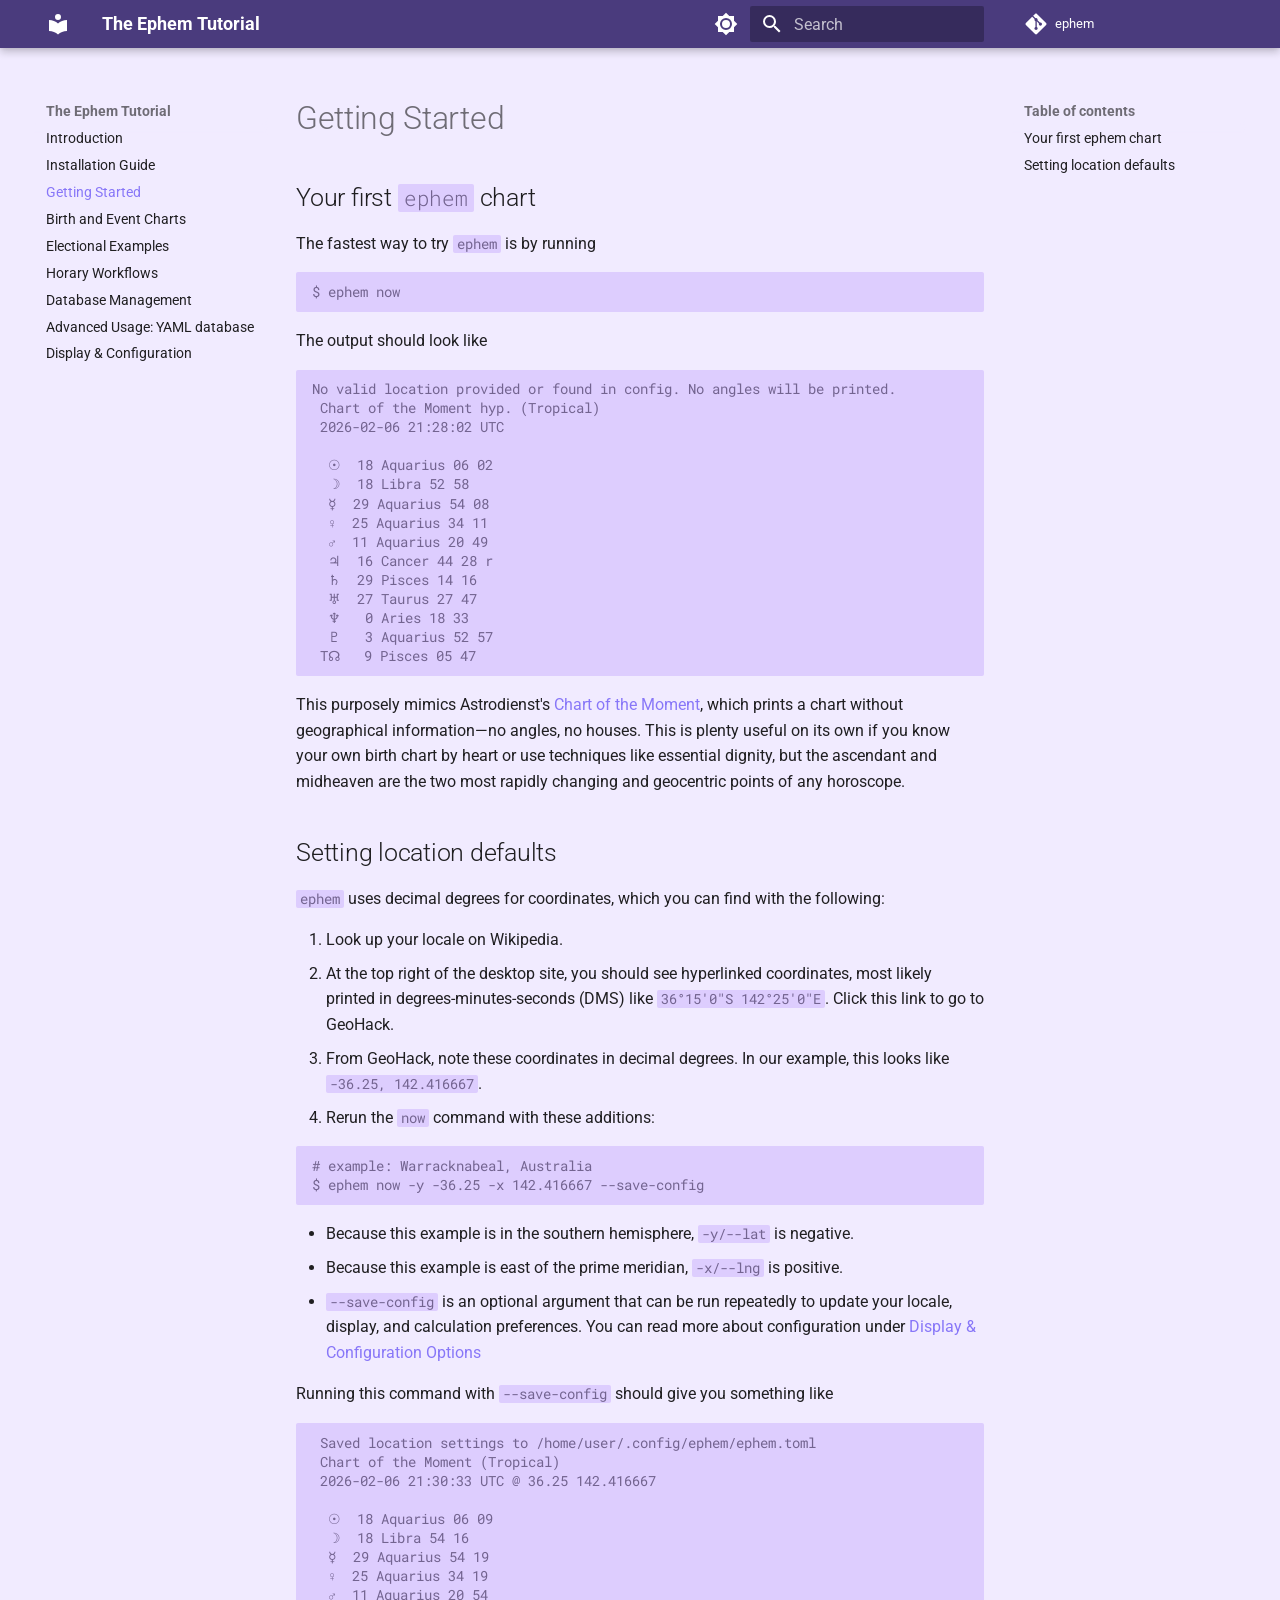
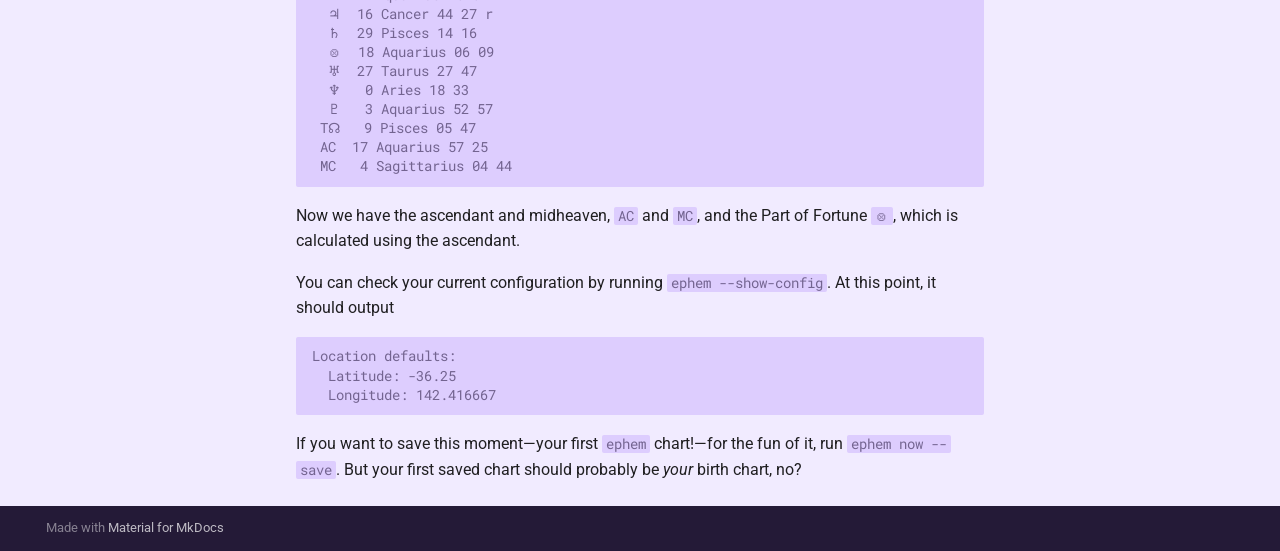
<file: 10-getting-started/index.html>
<!doctype html>
<html lang="en" class="no-js">
  <head>
    
      <meta charset="utf-8">
      <meta name="viewport" content="width=device-width,initial-scale=1">
      
      
      
      
        <link rel="prev" href="../00-installation/">
      
      
        <link rel="next" href="../20-birth-event-charts/">
      
      
        
      
      
      <link rel="icon" href="../assets/images/favicon.png">
      <meta name="generator" content="mkdocs-1.6.1, mkdocs-material-9.7.1">
    
    
      
        <title>Getting Started - The Ephem Tutorial</title>
      
    
    
      <link rel="stylesheet" href="../assets/stylesheets/main.484c7ddc.min.css">
      
        
        <link rel="stylesheet" href="../assets/stylesheets/palette.ab4e12ef.min.css">
      
      


    
    
      
    
    
      
        
        
        <link rel="preconnect" href="https://fonts.gstatic.com" crossorigin>
        <link rel="stylesheet" href="https://fonts.googleapis.com/css?family=Roboto:300,300i,400,400i,700,700i%7CRoboto+Mono:400,400i,700,700i&display=fallback">
        <style>:root{--md-text-font:"Roboto";--md-code-font:"Roboto Mono"}</style>
      
    
    
      <link rel="stylesheet" href="../stylesheets/extra.css">
    
    <script>__md_scope=new URL("..",location),__md_hash=e=>[...e].reduce(((e,_)=>(e<<5)-e+_.charCodeAt(0)),0),__md_get=(e,_=localStorage,t=__md_scope)=>JSON.parse(_.getItem(t.pathname+"."+e)),__md_set=(e,_,t=localStorage,a=__md_scope)=>{try{t.setItem(a.pathname+"."+e,JSON.stringify(_))}catch(e){}}</script>
    
      

    
    
  </head>
  
  
    
    
      
    
    
    
    
    <body dir="ltr" data-md-color-scheme="custom-light" data-md-color-primary="indigo" data-md-color-accent="indigo">
  
    
    <input class="md-toggle" data-md-toggle="drawer" type="checkbox" id="__drawer" autocomplete="off">
    <input class="md-toggle" data-md-toggle="search" type="checkbox" id="__search" autocomplete="off">
    <label class="md-overlay" for="__drawer"></label>
    <div data-md-component="skip">
      
        
        <a href="#getting-started" class="md-skip">
          Skip to content
        </a>
      
    </div>
    <div data-md-component="announce">
      
    </div>
    
    
      

  

<header class="md-header md-header--shadow" data-md-component="header">
  <nav class="md-header__inner md-grid" aria-label="Header">
    <a href=".." title="The Ephem Tutorial" class="md-header__button md-logo" aria-label="The Ephem Tutorial" data-md-component="logo">
      
  
  <svg xmlns="http://www.w3.org/2000/svg" viewBox="0 0 24 24"><path d="M12 8a3 3 0 0 0 3-3 3 3 0 0 0-3-3 3 3 0 0 0-3 3 3 3 0 0 0 3 3m0 3.54C9.64 9.35 6.5 8 3 8v11c3.5 0 6.64 1.35 9 3.54 2.36-2.19 5.5-3.54 9-3.54V8c-3.5 0-6.64 1.35-9 3.54"/></svg>

    </a>
    <label class="md-header__button md-icon" for="__drawer">
      
      <svg xmlns="http://www.w3.org/2000/svg" viewBox="0 0 24 24"><path d="M3 6h18v2H3zm0 5h18v2H3zm0 5h18v2H3z"/></svg>
    </label>
    <div class="md-header__title" data-md-component="header-title">
      <div class="md-header__ellipsis">
        <div class="md-header__topic">
          <span class="md-ellipsis">
            The Ephem Tutorial
          </span>
        </div>
        <div class="md-header__topic" data-md-component="header-topic">
          <span class="md-ellipsis">
            
              Getting Started
            
          </span>
        </div>
      </div>
    </div>
    
      
        <form class="md-header__option" data-md-component="palette">
  
    
    
    
    <input class="md-option" data-md-color-media="" data-md-color-scheme="custom-light" data-md-color-primary="indigo" data-md-color-accent="indigo"  aria-label="Switch to dark mode"  type="radio" name="__palette" id="__palette_0">
    
      <label class="md-header__button md-icon" title="Switch to dark mode" for="__palette_1" hidden>
        <svg xmlns="http://www.w3.org/2000/svg" viewBox="0 0 24 24"><path d="M12 8a4 4 0 0 0-4 4 4 4 0 0 0 4 4 4 4 0 0 0 4-4 4 4 0 0 0-4-4m0 10a6 6 0 0 1-6-6 6 6 0 0 1 6-6 6 6 0 0 1 6 6 6 6 0 0 1-6 6m8-9.31V4h-4.69L12 .69 8.69 4H4v4.69L.69 12 4 15.31V20h4.69L12 23.31 15.31 20H20v-4.69L23.31 12z"/></svg>
      </label>
    
  
    
    
    
    <input class="md-option" data-md-color-media="" data-md-color-scheme="custom-dark" data-md-color-primary="indigo" data-md-color-accent="indigo"  aria-label="Switch to light mode"  type="radio" name="__palette" id="__palette_1">
    
      <label class="md-header__button md-icon" title="Switch to light mode" for="__palette_0" hidden>
        <svg xmlns="http://www.w3.org/2000/svg" viewBox="0 0 24 24"><path d="M12 18c-.89 0-1.74-.2-2.5-.55C11.56 16.5 13 14.42 13 12s-1.44-4.5-3.5-5.45C10.26 6.2 11.11 6 12 6a6 6 0 0 1 6 6 6 6 0 0 1-6 6m8-9.31V4h-4.69L12 .69 8.69 4H4v4.69L.69 12 4 15.31V20h4.69L12 23.31 15.31 20H20v-4.69L23.31 12z"/></svg>
      </label>
    
  
</form>
      
    
    
      <script>var palette=__md_get("__palette");if(palette&&palette.color){if("(prefers-color-scheme)"===palette.color.media){var media=matchMedia("(prefers-color-scheme: light)"),input=document.querySelector(media.matches?"[data-md-color-media='(prefers-color-scheme: light)']":"[data-md-color-media='(prefers-color-scheme: dark)']");palette.color.media=input.getAttribute("data-md-color-media"),palette.color.scheme=input.getAttribute("data-md-color-scheme"),palette.color.primary=input.getAttribute("data-md-color-primary"),palette.color.accent=input.getAttribute("data-md-color-accent")}for(var[key,value]of Object.entries(palette.color))document.body.setAttribute("data-md-color-"+key,value)}</script>
    
    
    
      
      
        <label class="md-header__button md-icon" for="__search">
          
          <svg xmlns="http://www.w3.org/2000/svg" viewBox="0 0 24 24"><path d="M9.5 3A6.5 6.5 0 0 1 16 9.5c0 1.61-.59 3.09-1.56 4.23l.27.27h.79l5 5-1.5 1.5-5-5v-.79l-.27-.27A6.52 6.52 0 0 1 9.5 16 6.5 6.5 0 0 1 3 9.5 6.5 6.5 0 0 1 9.5 3m0 2C7 5 5 7 5 9.5S7 14 9.5 14 14 12 14 9.5 12 5 9.5 5"/></svg>
        </label>
        <div class="md-search" data-md-component="search" role="dialog">
  <label class="md-search__overlay" for="__search"></label>
  <div class="md-search__inner" role="search">
    <form class="md-search__form" name="search">
      <input type="text" class="md-search__input" name="query" aria-label="Search" placeholder="Search" autocapitalize="off" autocorrect="off" autocomplete="off" spellcheck="false" data-md-component="search-query" required>
      <label class="md-search__icon md-icon" for="__search">
        
        <svg xmlns="http://www.w3.org/2000/svg" viewBox="0 0 24 24"><path d="M9.5 3A6.5 6.5 0 0 1 16 9.5c0 1.61-.59 3.09-1.56 4.23l.27.27h.79l5 5-1.5 1.5-5-5v-.79l-.27-.27A6.52 6.52 0 0 1 9.5 16 6.5 6.5 0 0 1 3 9.5 6.5 6.5 0 0 1 9.5 3m0 2C7 5 5 7 5 9.5S7 14 9.5 14 14 12 14 9.5 12 5 9.5 5"/></svg>
        
        <svg xmlns="http://www.w3.org/2000/svg" viewBox="0 0 24 24"><path d="M20 11v2H8l5.5 5.5-1.42 1.42L4.16 12l7.92-7.92L13.5 5.5 8 11z"/></svg>
      </label>
      <nav class="md-search__options" aria-label="Search">
        
        <button type="reset" class="md-search__icon md-icon" title="Clear" aria-label="Clear" tabindex="-1">
          
          <svg xmlns="http://www.w3.org/2000/svg" viewBox="0 0 24 24"><path d="M19 6.41 17.59 5 12 10.59 6.41 5 5 6.41 10.59 12 5 17.59 6.41 19 12 13.41 17.59 19 19 17.59 13.41 12z"/></svg>
        </button>
      </nav>
      
    </form>
    <div class="md-search__output">
      <div class="md-search__scrollwrap" tabindex="0" data-md-scrollfix>
        <div class="md-search-result" data-md-component="search-result">
          <div class="md-search-result__meta">
            Initializing search
          </div>
          <ol class="md-search-result__list" role="presentation"></ol>
        </div>
      </div>
    </div>
  </div>
</div>
      
    
    
      <div class="md-header__source">
        <a href="https://codeberg.org/sailorfe/ephem" title="Go to repository" class="md-source" data-md-component="source">
  <div class="md-source__icon md-icon">
    
    <svg xmlns="http://www.w3.org/2000/svg" viewBox="0 0 448 512"><!--! Font Awesome Free 7.1.0 by @fontawesome - https://fontawesome.com License - https://fontawesome.com/license/free (Icons: CC BY 4.0, Fonts: SIL OFL 1.1, Code: MIT License) Copyright 2025 Fonticons, Inc.--><path d="M439.6 236.1 244 40.5c-5.4-5.5-12.8-8.5-20.4-8.5s-15 3-20.4 8.4L162.5 81l51.5 51.5c27.1-9.1 52.7 16.8 43.4 43.7l49.7 49.7c34.2-11.8 61.2 31 35.5 56.7-26.5 26.5-70.2-2.9-56-37.3L240.3 199v121.9c25.3 12.5 22.3 41.8 9.1 55-6.4 6.4-15.2 10.1-24.3 10.1s-17.8-3.6-24.3-10.1c-17.6-17.6-11.1-46.9 11.2-56v-123c-20.8-8.5-24.6-30.7-18.6-45L142.6 101 8.5 235.1C3 240.6 0 247.9 0 255.5s3 15 8.5 20.4l195.6 195.7c5.4 5.4 12.7 8.4 20.4 8.4s15-3 20.4-8.4l194.7-194.7c5.4-5.4 8.4-12.8 8.4-20.4s-3-15-8.4-20.4"/></svg>
  </div>
  <div class="md-source__repository">
    ephem
  </div>
</a>
      </div>
    
  </nav>
  
</header>
    
    <div class="md-container" data-md-component="container">
      
      
        
          
        
      
      <main class="md-main" data-md-component="main">
        <div class="md-main__inner md-grid">
          
            
              
              <div class="md-sidebar md-sidebar--primary" data-md-component="sidebar" data-md-type="navigation" >
                <div class="md-sidebar__scrollwrap">
                  <div class="md-sidebar__inner">
                    



<nav class="md-nav md-nav--primary" aria-label="Navigation" data-md-level="0">
  <label class="md-nav__title" for="__drawer">
    <a href=".." title="The Ephem Tutorial" class="md-nav__button md-logo" aria-label="The Ephem Tutorial" data-md-component="logo">
      
  
  <svg xmlns="http://www.w3.org/2000/svg" viewBox="0 0 24 24"><path d="M12 8a3 3 0 0 0 3-3 3 3 0 0 0-3-3 3 3 0 0 0-3 3 3 3 0 0 0 3 3m0 3.54C9.64 9.35 6.5 8 3 8v11c3.5 0 6.64 1.35 9 3.54 2.36-2.19 5.5-3.54 9-3.54V8c-3.5 0-6.64 1.35-9 3.54"/></svg>

    </a>
    The Ephem Tutorial
  </label>
  
    <div class="md-nav__source">
      <a href="https://codeberg.org/sailorfe/ephem" title="Go to repository" class="md-source" data-md-component="source">
  <div class="md-source__icon md-icon">
    
    <svg xmlns="http://www.w3.org/2000/svg" viewBox="0 0 448 512"><!--! Font Awesome Free 7.1.0 by @fontawesome - https://fontawesome.com License - https://fontawesome.com/license/free (Icons: CC BY 4.0, Fonts: SIL OFL 1.1, Code: MIT License) Copyright 2025 Fonticons, Inc.--><path d="M439.6 236.1 244 40.5c-5.4-5.5-12.8-8.5-20.4-8.5s-15 3-20.4 8.4L162.5 81l51.5 51.5c27.1-9.1 52.7 16.8 43.4 43.7l49.7 49.7c34.2-11.8 61.2 31 35.5 56.7-26.5 26.5-70.2-2.9-56-37.3L240.3 199v121.9c25.3 12.5 22.3 41.8 9.1 55-6.4 6.4-15.2 10.1-24.3 10.1s-17.8-3.6-24.3-10.1c-17.6-17.6-11.1-46.9 11.2-56v-123c-20.8-8.5-24.6-30.7-18.6-45L142.6 101 8.5 235.1C3 240.6 0 247.9 0 255.5s3 15 8.5 20.4l195.6 195.7c5.4 5.4 12.7 8.4 20.4 8.4s15-3 20.4-8.4l194.7-194.7c5.4-5.4 8.4-12.8 8.4-20.4s-3-15-8.4-20.4"/></svg>
  </div>
  <div class="md-source__repository">
    ephem
  </div>
</a>
    </div>
  
  <ul class="md-nav__list" data-md-scrollfix>
    
      
      
  
  
  
  
    <li class="md-nav__item">
      <a href=".." class="md-nav__link">
        
  
  
  <span class="md-ellipsis">
    
  
    Introduction
  

    
  </span>
  
  

      </a>
    </li>
  

    
      
      
  
  
  
  
    <li class="md-nav__item">
      <a href="../00-installation/" class="md-nav__link">
        
  
  
  <span class="md-ellipsis">
    
  
    Installation Guide
  

    
  </span>
  
  

      </a>
    </li>
  

    
      
      
  
  
    
  
  
  
    <li class="md-nav__item md-nav__item--active">
      
      <input class="md-nav__toggle md-toggle" type="checkbox" id="__toc">
      
      
        
      
      
        <label class="md-nav__link md-nav__link--active" for="__toc">
          
  
  
  <span class="md-ellipsis">
    
  
    Getting Started
  

    
  </span>
  
  

          <span class="md-nav__icon md-icon"></span>
        </label>
      
      <a href="./" class="md-nav__link md-nav__link--active">
        
  
  
  <span class="md-ellipsis">
    
  
    Getting Started
  

    
  </span>
  
  

      </a>
      
        

<nav class="md-nav md-nav--secondary" aria-label="Table of contents">
  
  
  
    
  
  
    <label class="md-nav__title" for="__toc">
      <span class="md-nav__icon md-icon"></span>
      Table of contents
    </label>
    <ul class="md-nav__list" data-md-component="toc" data-md-scrollfix>
      
        <li class="md-nav__item">
  <a href="#your-first-ephem-chart" class="md-nav__link">
    <span class="md-ellipsis">
      
        Your first ephem chart
      
    </span>
  </a>
  
</li>
      
        <li class="md-nav__item">
  <a href="#setting-location-defaults" class="md-nav__link">
    <span class="md-ellipsis">
      
        Setting location defaults
      
    </span>
  </a>
  
</li>
      
    </ul>
  
</nav>
      
    </li>
  

    
      
      
  
  
  
  
    <li class="md-nav__item">
      <a href="../20-birth-event-charts/" class="md-nav__link">
        
  
  
  <span class="md-ellipsis">
    
  
    Birth and Event Charts
  

    
  </span>
  
  

      </a>
    </li>
  

    
      
      
  
  
  
  
    <li class="md-nav__item">
      <a href="../30-electional-examples/" class="md-nav__link">
        
  
  
  <span class="md-ellipsis">
    
  
    Electional Examples
  

    
  </span>
  
  

      </a>
    </li>
  

    
      
      
  
  
  
  
    <li class="md-nav__item">
      <a href="../40-horary-workflows/" class="md-nav__link">
        
  
  
  <span class="md-ellipsis">
    
  
    Horary Workflows
  

    
  </span>
  
  

      </a>
    </li>
  

    
      
      
  
  
  
  
    <li class="md-nav__item">
      <a href="../50-database-management/" class="md-nav__link">
        
  
  
  <span class="md-ellipsis">
    
  
    Database Management
  

    
  </span>
  
  

      </a>
    </li>
  

    
      
      
  
  
  
  
    <li class="md-nav__item">
      <a href="../60-advanced-usage/" class="md-nav__link">
        
  
  
  <span class="md-ellipsis">
    
  
    Advanced Usage: YAML database
  

    
  </span>
  
  

      </a>
    </li>
  

    
      
      
  
  
  
  
    <li class="md-nav__item">
      <a href="../70-display-config/" class="md-nav__link">
        
  
  
  <span class="md-ellipsis">
    
  
    Display &amp; Configuration
  

    
  </span>
  
  

      </a>
    </li>
  

    
  </ul>
</nav>
                  </div>
                </div>
              </div>
            
            
              
              <div class="md-sidebar md-sidebar--secondary" data-md-component="sidebar" data-md-type="toc" >
                <div class="md-sidebar__scrollwrap">
                  <div class="md-sidebar__inner">
                    

<nav class="md-nav md-nav--secondary" aria-label="Table of contents">
  
  
  
    
  
  
    <label class="md-nav__title" for="__toc">
      <span class="md-nav__icon md-icon"></span>
      Table of contents
    </label>
    <ul class="md-nav__list" data-md-component="toc" data-md-scrollfix>
      
        <li class="md-nav__item">
  <a href="#your-first-ephem-chart" class="md-nav__link">
    <span class="md-ellipsis">
      
        Your first ephem chart
      
    </span>
  </a>
  
</li>
      
        <li class="md-nav__item">
  <a href="#setting-location-defaults" class="md-nav__link">
    <span class="md-ellipsis">
      
        Setting location defaults
      
    </span>
  </a>
  
</li>
      
    </ul>
  
</nav>
                  </div>
                </div>
              </div>
            
          
          
            <div class="md-content" data-md-component="content">
              
              <article class="md-content__inner md-typeset">
                
                  



<h1 id="getting-started">Getting Started</h1>
<h2 id="your-first-ephem-chart">Your first <code>ephem</code> chart</h2>
<p>The fastest way to try <code>ephem</code> is by running</p>
<pre><code class="language-sh">$ ephem now
</code></pre>
<p>The output should look like</p>
<pre><code>No valid location provided or found in config. No angles will be printed.
 Chart of the Moment hyp. (Tropical)
 2026-02-06 21:28:02 UTC

  ☉  18 Aquarius 06 02
  ☽  18 Libra 52 58
  ☿  29 Aquarius 54 08
  ♀  25 Aquarius 34 11
  ♂  11 Aquarius 20 49
  ♃  16 Cancer 44 28 r
  ♄  29 Pisces 14 16
  ♅  27 Taurus 27 47
  ♆   0 Aries 18 33
  ♇   3 Aquarius 52 57
 T☊   9 Pisces 05 47
</code></pre>
<p>This purposely mimics Astrodienst's <a href="https://www.astro.com/cgi/chart.cgi?lang=e&amp;act=chm&amp;sdat=&amp;ishkch=1">Chart of the Moment</a>, which prints a chart without geographical information—no angles, no houses. This is plenty useful on its own if you know your own birth chart by heart or use techniques like essential dignity, but the ascendant and midheaven are the two most rapidly changing and geocentric points of any horoscope.</p>
<h2 id="setting-location-defaults">Setting location defaults</h2>
<p><code>ephem</code> uses decimal degrees for coordinates, which you can find with the following:</p>
<ol>
<li>Look up your locale on Wikipedia.</li>
<li>At the top right of the desktop site, you should see hyperlinked coordinates, most likely printed in degrees-minutes-seconds (DMS) like <code>36°15′0″S 142°25′0″E</code>. Click this link to go to GeoHack.</li>
<li>From GeoHack, note these coordinates in decimal degrees. In our example, this looks like <code>-36.25, 142.416667</code>.</li>
<li>Rerun the <code>now</code> command with these additions:</li>
</ol>
<pre><code class="language-sh"># example: Warracknabeal, Australia
$ ephem now -y -36.25 -x 142.416667 --save-config
</code></pre>
<ul>
<li>Because this example is in the southern hemisphere, <code>-y/--lat</code> is negative.</li>
<li>Because this example is east of the prime meridian, <code>-x/--lng</code> is positive.</li>
<li><code>--save-config</code> is an optional argument that can be run repeatedly to update your locale, display, and calculation preferences. You can read more about configuration under <a href="../70-display-config/">Display &amp; Configuration Options</a></li>
</ul>
<p>Running this command with <code>--save-config</code>  should give you something like</p>
<pre><code> Saved location settings to /home/user/.config/ephem/ephem.toml
 Chart of the Moment (Tropical)
 2026-02-06 21:30:33 UTC @ 36.25 142.416667

  ☉  18 Aquarius 06 09
  ☽  18 Libra 54 16
  ☿  29 Aquarius 54 19
  ♀  25 Aquarius 34 19
  ♂  11 Aquarius 20 54
  ♃  16 Cancer 44 27 r
  ♄  29 Pisces 14 16
  🝴  18 Aquarius 06 09
  ♅  27 Taurus 27 47
  ♆   0 Aries 18 33
  ♇   3 Aquarius 52 57
 T☊   9 Pisces 05 47
 AC  17 Aquarius 57 25
 MC   4 Sagittarius 04 44
</code></pre>
<p>Now we have the ascendant and midheaven, <code>AC</code> and <code>MC</code>, and the Part of Fortune <code>🝴</code>, which is calculated using the ascendant.</p>
<p>You can check your current configuration by running <code>ephem --show-config</code>. At this point, it should output</p>
<pre><code class="language-toml">Location defaults:
  Latitude: -36.25
  Longitude: 142.416667
</code></pre>
<p>If you want to save this moment—your first <code>ephem</code> chart!—for the fun of it, run <code>ephem now --save</code>. But your first saved chart should probably be <em>your</em> birth chart, no?</p>












                
              </article>
            </div>
          
          
<script>var target=document.getElementById(location.hash.slice(1));target&&target.name&&(target.checked=target.name.startsWith("__tabbed_"))</script>
        </div>
        
      </main>
      
        <footer class="md-footer">
  
  <div class="md-footer-meta md-typeset">
    <div class="md-footer-meta__inner md-grid">
      <div class="md-copyright">
  
  
    Made with
    <a href="https://squidfunk.github.io/mkdocs-material/" target="_blank" rel="noopener">
      Material for MkDocs
    </a>
  
</div>
      
    </div>
  </div>
</footer>
      
    </div>
    <div class="md-dialog" data-md-component="dialog">
      <div class="md-dialog__inner md-typeset"></div>
    </div>
    
    
    
      
      
      <script id="__config" type="application/json">{"annotate": null, "base": "..", "features": [], "search": "../assets/javascripts/workers/search.2c215733.min.js", "tags": null, "translations": {"clipboard.copied": "Copied to clipboard", "clipboard.copy": "Copy to clipboard", "search.result.more.one": "1 more on this page", "search.result.more.other": "# more on this page", "search.result.none": "No matching documents", "search.result.one": "1 matching document", "search.result.other": "# matching documents", "search.result.placeholder": "Type to start searching", "search.result.term.missing": "Missing", "select.version": "Select version"}, "version": null}</script>
    
    
      <script src="../assets/javascripts/bundle.79ae519e.min.js"></script>
      
    
  </body>
</html>
</file>
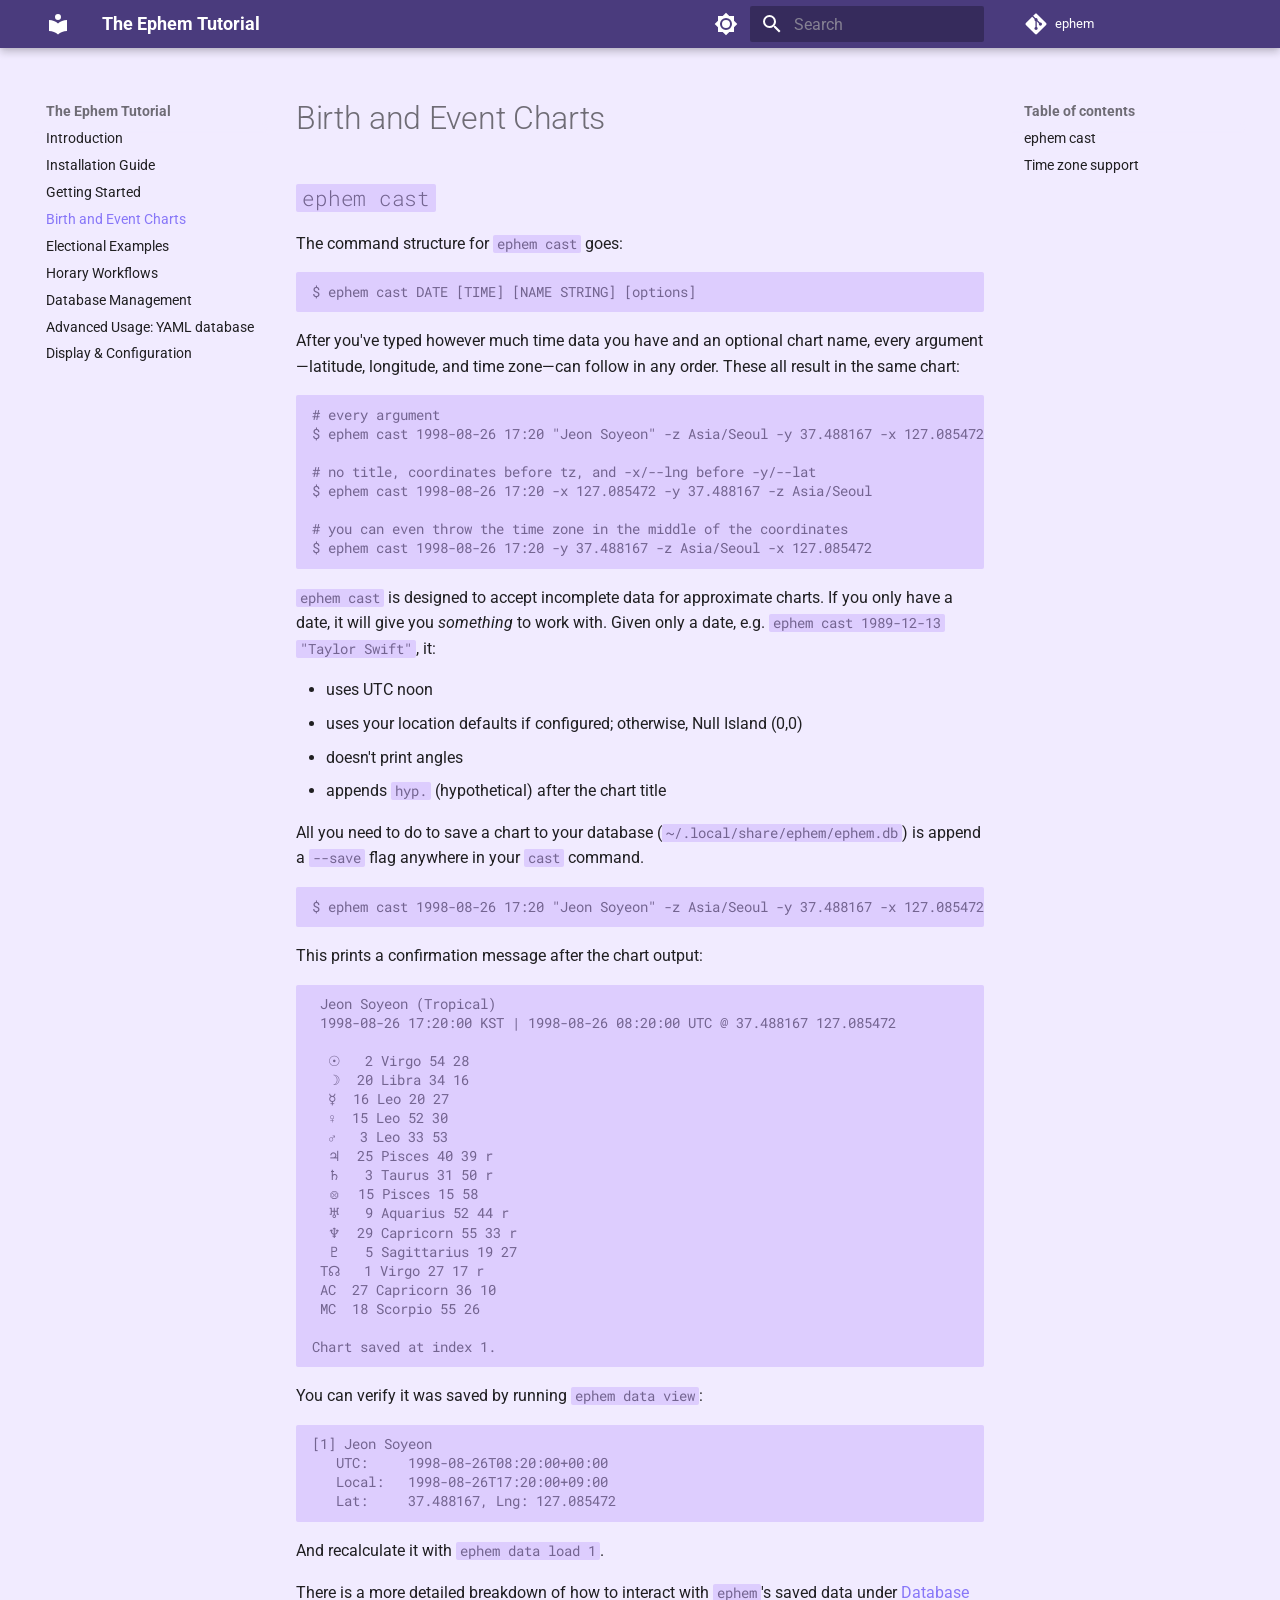
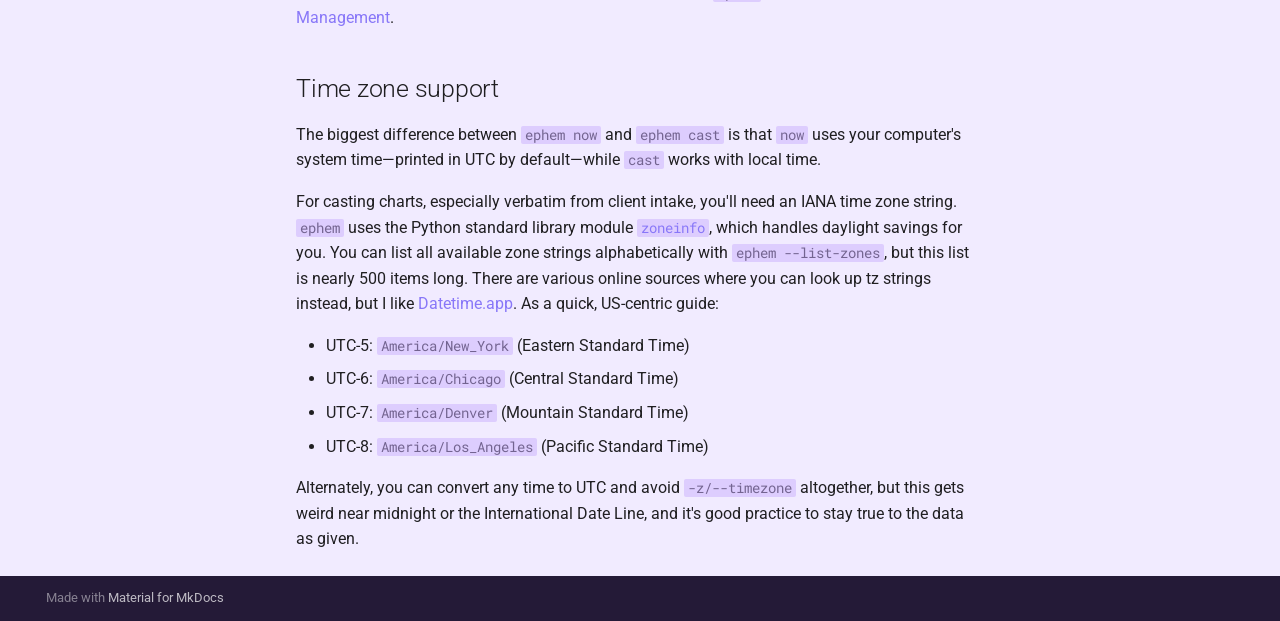
<file: 20-birth-event-charts/index.html>
<!doctype html>
<html lang="en" class="no-js">
  <head>
    
      <meta charset="utf-8">
      <meta name="viewport" content="width=device-width,initial-scale=1">
      
      
      
      
        <link rel="prev" href="../10-getting-started/">
      
      
        <link rel="next" href="../30-electional-examples/">
      
      
        
      
      
      <link rel="icon" href="../assets/images/favicon.png">
      <meta name="generator" content="mkdocs-1.6.1, mkdocs-material-9.7.1">
    
    
      
        <title>Birth and Event Charts - The Ephem Tutorial</title>
      
    
    
      <link rel="stylesheet" href="../assets/stylesheets/main.484c7ddc.min.css">
      
        
        <link rel="stylesheet" href="../assets/stylesheets/palette.ab4e12ef.min.css">
      
      


    
    
      
    
    
      
        
        
        <link rel="preconnect" href="https://fonts.gstatic.com" crossorigin>
        <link rel="stylesheet" href="https://fonts.googleapis.com/css?family=Roboto:300,300i,400,400i,700,700i%7CRoboto+Mono:400,400i,700,700i&display=fallback">
        <style>:root{--md-text-font:"Roboto";--md-code-font:"Roboto Mono"}</style>
      
    
    
      <link rel="stylesheet" href="../stylesheets/extra.css">
    
    <script>__md_scope=new URL("..",location),__md_hash=e=>[...e].reduce(((e,_)=>(e<<5)-e+_.charCodeAt(0)),0),__md_get=(e,_=localStorage,t=__md_scope)=>JSON.parse(_.getItem(t.pathname+"."+e)),__md_set=(e,_,t=localStorage,a=__md_scope)=>{try{t.setItem(a.pathname+"."+e,JSON.stringify(_))}catch(e){}}</script>
    
      

    
    
  </head>
  
  
    
    
      
    
    
    
    
    <body dir="ltr" data-md-color-scheme="custom-light" data-md-color-primary="indigo" data-md-color-accent="indigo">
  
    
    <input class="md-toggle" data-md-toggle="drawer" type="checkbox" id="__drawer" autocomplete="off">
    <input class="md-toggle" data-md-toggle="search" type="checkbox" id="__search" autocomplete="off">
    <label class="md-overlay" for="__drawer"></label>
    <div data-md-component="skip">
      
        
        <a href="#birth-and-event-charts" class="md-skip">
          Skip to content
        </a>
      
    </div>
    <div data-md-component="announce">
      
    </div>
    
    
      

  

<header class="md-header md-header--shadow" data-md-component="header">
  <nav class="md-header__inner md-grid" aria-label="Header">
    <a href=".." title="The Ephem Tutorial" class="md-header__button md-logo" aria-label="The Ephem Tutorial" data-md-component="logo">
      
  
  <svg xmlns="http://www.w3.org/2000/svg" viewBox="0 0 24 24"><path d="M12 8a3 3 0 0 0 3-3 3 3 0 0 0-3-3 3 3 0 0 0-3 3 3 3 0 0 0 3 3m0 3.54C9.64 9.35 6.5 8 3 8v11c3.5 0 6.64 1.35 9 3.54 2.36-2.19 5.5-3.54 9-3.54V8c-3.5 0-6.64 1.35-9 3.54"/></svg>

    </a>
    <label class="md-header__button md-icon" for="__drawer">
      
      <svg xmlns="http://www.w3.org/2000/svg" viewBox="0 0 24 24"><path d="M3 6h18v2H3zm0 5h18v2H3zm0 5h18v2H3z"/></svg>
    </label>
    <div class="md-header__title" data-md-component="header-title">
      <div class="md-header__ellipsis">
        <div class="md-header__topic">
          <span class="md-ellipsis">
            The Ephem Tutorial
          </span>
        </div>
        <div class="md-header__topic" data-md-component="header-topic">
          <span class="md-ellipsis">
            
              Birth and Event Charts
            
          </span>
        </div>
      </div>
    </div>
    
      
        <form class="md-header__option" data-md-component="palette">
  
    
    
    
    <input class="md-option" data-md-color-media="" data-md-color-scheme="custom-light" data-md-color-primary="indigo" data-md-color-accent="indigo"  aria-label="Switch to dark mode"  type="radio" name="__palette" id="__palette_0">
    
      <label class="md-header__button md-icon" title="Switch to dark mode" for="__palette_1" hidden>
        <svg xmlns="http://www.w3.org/2000/svg" viewBox="0 0 24 24"><path d="M12 8a4 4 0 0 0-4 4 4 4 0 0 0 4 4 4 4 0 0 0 4-4 4 4 0 0 0-4-4m0 10a6 6 0 0 1-6-6 6 6 0 0 1 6-6 6 6 0 0 1 6 6 6 6 0 0 1-6 6m8-9.31V4h-4.69L12 .69 8.69 4H4v4.69L.69 12 4 15.31V20h4.69L12 23.31 15.31 20H20v-4.69L23.31 12z"/></svg>
      </label>
    
  
    
    
    
    <input class="md-option" data-md-color-media="" data-md-color-scheme="custom-dark" data-md-color-primary="indigo" data-md-color-accent="indigo"  aria-label="Switch to light mode"  type="radio" name="__palette" id="__palette_1">
    
      <label class="md-header__button md-icon" title="Switch to light mode" for="__palette_0" hidden>
        <svg xmlns="http://www.w3.org/2000/svg" viewBox="0 0 24 24"><path d="M12 18c-.89 0-1.74-.2-2.5-.55C11.56 16.5 13 14.42 13 12s-1.44-4.5-3.5-5.45C10.26 6.2 11.11 6 12 6a6 6 0 0 1 6 6 6 6 0 0 1-6 6m8-9.31V4h-4.69L12 .69 8.69 4H4v4.69L.69 12 4 15.31V20h4.69L12 23.31 15.31 20H20v-4.69L23.31 12z"/></svg>
      </label>
    
  
</form>
      
    
    
      <script>var palette=__md_get("__palette");if(palette&&palette.color){if("(prefers-color-scheme)"===palette.color.media){var media=matchMedia("(prefers-color-scheme: light)"),input=document.querySelector(media.matches?"[data-md-color-media='(prefers-color-scheme: light)']":"[data-md-color-media='(prefers-color-scheme: dark)']");palette.color.media=input.getAttribute("data-md-color-media"),palette.color.scheme=input.getAttribute("data-md-color-scheme"),palette.color.primary=input.getAttribute("data-md-color-primary"),palette.color.accent=input.getAttribute("data-md-color-accent")}for(var[key,value]of Object.entries(palette.color))document.body.setAttribute("data-md-color-"+key,value)}</script>
    
    
    
      
      
        <label class="md-header__button md-icon" for="__search">
          
          <svg xmlns="http://www.w3.org/2000/svg" viewBox="0 0 24 24"><path d="M9.5 3A6.5 6.5 0 0 1 16 9.5c0 1.61-.59 3.09-1.56 4.23l.27.27h.79l5 5-1.5 1.5-5-5v-.79l-.27-.27A6.52 6.52 0 0 1 9.5 16 6.5 6.5 0 0 1 3 9.5 6.5 6.5 0 0 1 9.5 3m0 2C7 5 5 7 5 9.5S7 14 9.5 14 14 12 14 9.5 12 5 9.5 5"/></svg>
        </label>
        <div class="md-search" data-md-component="search" role="dialog">
  <label class="md-search__overlay" for="__search"></label>
  <div class="md-search__inner" role="search">
    <form class="md-search__form" name="search">
      <input type="text" class="md-search__input" name="query" aria-label="Search" placeholder="Search" autocapitalize="off" autocorrect="off" autocomplete="off" spellcheck="false" data-md-component="search-query" required>
      <label class="md-search__icon md-icon" for="__search">
        
        <svg xmlns="http://www.w3.org/2000/svg" viewBox="0 0 24 24"><path d="M9.5 3A6.5 6.5 0 0 1 16 9.5c0 1.61-.59 3.09-1.56 4.23l.27.27h.79l5 5-1.5 1.5-5-5v-.79l-.27-.27A6.52 6.52 0 0 1 9.5 16 6.5 6.5 0 0 1 3 9.5 6.5 6.5 0 0 1 9.5 3m0 2C7 5 5 7 5 9.5S7 14 9.5 14 14 12 14 9.5 12 5 9.5 5"/></svg>
        
        <svg xmlns="http://www.w3.org/2000/svg" viewBox="0 0 24 24"><path d="M20 11v2H8l5.5 5.5-1.42 1.42L4.16 12l7.92-7.92L13.5 5.5 8 11z"/></svg>
      </label>
      <nav class="md-search__options" aria-label="Search">
        
        <button type="reset" class="md-search__icon md-icon" title="Clear" aria-label="Clear" tabindex="-1">
          
          <svg xmlns="http://www.w3.org/2000/svg" viewBox="0 0 24 24"><path d="M19 6.41 17.59 5 12 10.59 6.41 5 5 6.41 10.59 12 5 17.59 6.41 19 12 13.41 17.59 19 19 17.59 13.41 12z"/></svg>
        </button>
      </nav>
      
    </form>
    <div class="md-search__output">
      <div class="md-search__scrollwrap" tabindex="0" data-md-scrollfix>
        <div class="md-search-result" data-md-component="search-result">
          <div class="md-search-result__meta">
            Initializing search
          </div>
          <ol class="md-search-result__list" role="presentation"></ol>
        </div>
      </div>
    </div>
  </div>
</div>
      
    
    
      <div class="md-header__source">
        <a href="https://codeberg.org/sailorfe/ephem" title="Go to repository" class="md-source" data-md-component="source">
  <div class="md-source__icon md-icon">
    
    <svg xmlns="http://www.w3.org/2000/svg" viewBox="0 0 448 512"><!--! Font Awesome Free 7.1.0 by @fontawesome - https://fontawesome.com License - https://fontawesome.com/license/free (Icons: CC BY 4.0, Fonts: SIL OFL 1.1, Code: MIT License) Copyright 2025 Fonticons, Inc.--><path d="M439.6 236.1 244 40.5c-5.4-5.5-12.8-8.5-20.4-8.5s-15 3-20.4 8.4L162.5 81l51.5 51.5c27.1-9.1 52.7 16.8 43.4 43.7l49.7 49.7c34.2-11.8 61.2 31 35.5 56.7-26.5 26.5-70.2-2.9-56-37.3L240.3 199v121.9c25.3 12.5 22.3 41.8 9.1 55-6.4 6.4-15.2 10.1-24.3 10.1s-17.8-3.6-24.3-10.1c-17.6-17.6-11.1-46.9 11.2-56v-123c-20.8-8.5-24.6-30.7-18.6-45L142.6 101 8.5 235.1C3 240.6 0 247.9 0 255.5s3 15 8.5 20.4l195.6 195.7c5.4 5.4 12.7 8.4 20.4 8.4s15-3 20.4-8.4l194.7-194.7c5.4-5.4 8.4-12.8 8.4-20.4s-3-15-8.4-20.4"/></svg>
  </div>
  <div class="md-source__repository">
    ephem
  </div>
</a>
      </div>
    
  </nav>
  
</header>
    
    <div class="md-container" data-md-component="container">
      
      
        
          
        
      
      <main class="md-main" data-md-component="main">
        <div class="md-main__inner md-grid">
          
            
              
              <div class="md-sidebar md-sidebar--primary" data-md-component="sidebar" data-md-type="navigation" >
                <div class="md-sidebar__scrollwrap">
                  <div class="md-sidebar__inner">
                    



<nav class="md-nav md-nav--primary" aria-label="Navigation" data-md-level="0">
  <label class="md-nav__title" for="__drawer">
    <a href=".." title="The Ephem Tutorial" class="md-nav__button md-logo" aria-label="The Ephem Tutorial" data-md-component="logo">
      
  
  <svg xmlns="http://www.w3.org/2000/svg" viewBox="0 0 24 24"><path d="M12 8a3 3 0 0 0 3-3 3 3 0 0 0-3-3 3 3 0 0 0-3 3 3 3 0 0 0 3 3m0 3.54C9.64 9.35 6.5 8 3 8v11c3.5 0 6.64 1.35 9 3.54 2.36-2.19 5.5-3.54 9-3.54V8c-3.5 0-6.64 1.35-9 3.54"/></svg>

    </a>
    The Ephem Tutorial
  </label>
  
    <div class="md-nav__source">
      <a href="https://codeberg.org/sailorfe/ephem" title="Go to repository" class="md-source" data-md-component="source">
  <div class="md-source__icon md-icon">
    
    <svg xmlns="http://www.w3.org/2000/svg" viewBox="0 0 448 512"><!--! Font Awesome Free 7.1.0 by @fontawesome - https://fontawesome.com License - https://fontawesome.com/license/free (Icons: CC BY 4.0, Fonts: SIL OFL 1.1, Code: MIT License) Copyright 2025 Fonticons, Inc.--><path d="M439.6 236.1 244 40.5c-5.4-5.5-12.8-8.5-20.4-8.5s-15 3-20.4 8.4L162.5 81l51.5 51.5c27.1-9.1 52.7 16.8 43.4 43.7l49.7 49.7c34.2-11.8 61.2 31 35.5 56.7-26.5 26.5-70.2-2.9-56-37.3L240.3 199v121.9c25.3 12.5 22.3 41.8 9.1 55-6.4 6.4-15.2 10.1-24.3 10.1s-17.8-3.6-24.3-10.1c-17.6-17.6-11.1-46.9 11.2-56v-123c-20.8-8.5-24.6-30.7-18.6-45L142.6 101 8.5 235.1C3 240.6 0 247.9 0 255.5s3 15 8.5 20.4l195.6 195.7c5.4 5.4 12.7 8.4 20.4 8.4s15-3 20.4-8.4l194.7-194.7c5.4-5.4 8.4-12.8 8.4-20.4s-3-15-8.4-20.4"/></svg>
  </div>
  <div class="md-source__repository">
    ephem
  </div>
</a>
    </div>
  
  <ul class="md-nav__list" data-md-scrollfix>
    
      
      
  
  
  
  
    <li class="md-nav__item">
      <a href=".." class="md-nav__link">
        
  
  
  <span class="md-ellipsis">
    
  
    Introduction
  

    
  </span>
  
  

      </a>
    </li>
  

    
      
      
  
  
  
  
    <li class="md-nav__item">
      <a href="../00-installation/" class="md-nav__link">
        
  
  
  <span class="md-ellipsis">
    
  
    Installation Guide
  

    
  </span>
  
  

      </a>
    </li>
  

    
      
      
  
  
  
  
    <li class="md-nav__item">
      <a href="../10-getting-started/" class="md-nav__link">
        
  
  
  <span class="md-ellipsis">
    
  
    Getting Started
  

    
  </span>
  
  

      </a>
    </li>
  

    
      
      
  
  
    
  
  
  
    <li class="md-nav__item md-nav__item--active">
      
      <input class="md-nav__toggle md-toggle" type="checkbox" id="__toc">
      
      
        
      
      
        <label class="md-nav__link md-nav__link--active" for="__toc">
          
  
  
  <span class="md-ellipsis">
    
  
    Birth and Event Charts
  

    
  </span>
  
  

          <span class="md-nav__icon md-icon"></span>
        </label>
      
      <a href="./" class="md-nav__link md-nav__link--active">
        
  
  
  <span class="md-ellipsis">
    
  
    Birth and Event Charts
  

    
  </span>
  
  

      </a>
      
        

<nav class="md-nav md-nav--secondary" aria-label="Table of contents">
  
  
  
    
  
  
    <label class="md-nav__title" for="__toc">
      <span class="md-nav__icon md-icon"></span>
      Table of contents
    </label>
    <ul class="md-nav__list" data-md-component="toc" data-md-scrollfix>
      
        <li class="md-nav__item">
  <a href="#ephem-cast" class="md-nav__link">
    <span class="md-ellipsis">
      
        ephem cast
      
    </span>
  </a>
  
</li>
      
        <li class="md-nav__item">
  <a href="#time-zone-support" class="md-nav__link">
    <span class="md-ellipsis">
      
        Time zone support
      
    </span>
  </a>
  
</li>
      
    </ul>
  
</nav>
      
    </li>
  

    
      
      
  
  
  
  
    <li class="md-nav__item">
      <a href="../30-electional-examples/" class="md-nav__link">
        
  
  
  <span class="md-ellipsis">
    
  
    Electional Examples
  

    
  </span>
  
  

      </a>
    </li>
  

    
      
      
  
  
  
  
    <li class="md-nav__item">
      <a href="../40-horary-workflows/" class="md-nav__link">
        
  
  
  <span class="md-ellipsis">
    
  
    Horary Workflows
  

    
  </span>
  
  

      </a>
    </li>
  

    
      
      
  
  
  
  
    <li class="md-nav__item">
      <a href="../50-database-management/" class="md-nav__link">
        
  
  
  <span class="md-ellipsis">
    
  
    Database Management
  

    
  </span>
  
  

      </a>
    </li>
  

    
      
      
  
  
  
  
    <li class="md-nav__item">
      <a href="../60-advanced-usage/" class="md-nav__link">
        
  
  
  <span class="md-ellipsis">
    
  
    Advanced Usage: YAML database
  

    
  </span>
  
  

      </a>
    </li>
  

    
      
      
  
  
  
  
    <li class="md-nav__item">
      <a href="../70-display-config/" class="md-nav__link">
        
  
  
  <span class="md-ellipsis">
    
  
    Display &amp; Configuration
  

    
  </span>
  
  

      </a>
    </li>
  

    
  </ul>
</nav>
                  </div>
                </div>
              </div>
            
            
              
              <div class="md-sidebar md-sidebar--secondary" data-md-component="sidebar" data-md-type="toc" >
                <div class="md-sidebar__scrollwrap">
                  <div class="md-sidebar__inner">
                    

<nav class="md-nav md-nav--secondary" aria-label="Table of contents">
  
  
  
    
  
  
    <label class="md-nav__title" for="__toc">
      <span class="md-nav__icon md-icon"></span>
      Table of contents
    </label>
    <ul class="md-nav__list" data-md-component="toc" data-md-scrollfix>
      
        <li class="md-nav__item">
  <a href="#ephem-cast" class="md-nav__link">
    <span class="md-ellipsis">
      
        ephem cast
      
    </span>
  </a>
  
</li>
      
        <li class="md-nav__item">
  <a href="#time-zone-support" class="md-nav__link">
    <span class="md-ellipsis">
      
        Time zone support
      
    </span>
  </a>
  
</li>
      
    </ul>
  
</nav>
                  </div>
                </div>
              </div>
            
          
          
            <div class="md-content" data-md-component="content">
              
              <article class="md-content__inner md-typeset">
                
                  



<h1 id="birth-and-event-charts">Birth and Event Charts</h1>
<h2 id="ephem-cast"><code>ephem cast</code></h2>
<p>The command structure for <code>ephem cast</code> goes:</p>
<pre><code class="language-sh">$ ephem cast DATE [TIME] [NAME STRING] [options]
</code></pre>
<p>After you've typed however much time data you have and an optional chart name, every argument—latitude, longitude, and time zone—can follow in any order.  These all result in the same chart:</p>
<pre><code class="language-sh"># every argument
$ ephem cast 1998-08-26 17:20 &quot;Jeon Soyeon&quot; -z Asia/Seoul -y 37.488167 -x 127.085472

# no title, coordinates before tz, and -x/--lng before -y/--lat
$ ephem cast 1998-08-26 17:20 -x 127.085472 -y 37.488167 -z Asia/Seoul

# you can even throw the time zone in the middle of the coordinates
$ ephem cast 1998-08-26 17:20 -y 37.488167 -z Asia/Seoul -x 127.085472
</code></pre>
<p><code>ephem cast</code> is designed to accept incomplete data for approximate  charts. If you only have a date, it will give you <em>something</em> to work with. Given only a date, e.g. <code>ephem cast 1989-12-13 "Taylor Swift"</code>, it:</p>
<ul>
<li>uses UTC noon</li>
<li>uses your location defaults if configured; otherwise, Null Island (0,0)</li>
<li>doesn't print angles</li>
<li>appends <code>hyp.</code> (hypothetical) after the chart title</li>
</ul>
<p>All you need to do to save a chart to your database (<code>~/.local/share/ephem/ephem.db</code>) is append a <code>--save</code> flag anywhere in your <code>cast</code> command.</p>
<pre><code class="language-sh">$ ephem cast 1998-08-26 17:20 &quot;Jeon Soyeon&quot; -z Asia/Seoul -y 37.488167 -x 127.085472 --save
</code></pre>
<p>This prints a confirmation message after the chart output:</p>
<pre><code> Jeon Soyeon (Tropical)
 1998-08-26 17:20:00 KST | 1998-08-26 08:20:00 UTC @ 37.488167 127.085472

  ☉   2 Virgo 54 28       
  ☽  20 Libra 34 16       
  ☿  16 Leo 20 27         
  ♀  15 Leo 52 30         
  ♂   3 Leo 33 53         
  ♃  25 Pisces 40 39 r    
  ♄   3 Taurus 31 50 r    
  🝴  15 Pisces 15 58      
  ♅   9 Aquarius 52 44 r  
  ♆  29 Capricorn 55 33 r 
  ♇   5 Sagittarius 19 27 
 T☊   1 Virgo 27 17 r     
 AC  27 Capricorn 36 10   
 MC  18 Scorpio 55 26     

Chart saved at index 1.
</code></pre>
<p>You can verify it was saved by running <code>ephem data view</code>:</p>
<pre><code>[1] Jeon Soyeon
   UTC:     1998-08-26T08:20:00+00:00
   Local:   1998-08-26T17:20:00+09:00
   Lat:     37.488167, Lng: 127.085472
</code></pre>
<p>And recalculate it with <code>ephem data load 1</code>.</p>
<p>There is a more detailed breakdown of how to interact with <code>ephem</code>'s saved data under <a href="../50-database-management/">Database Management</a>.</p>
<h2 id="time-zone-support">Time zone support</h2>
<p>The biggest difference between <code>ephem now</code> and <code>ephem cast</code> is that <code>now</code> uses your computer's system time—printed in UTC by default—while <code>cast</code> works with local time.</p>
<p>For casting charts, especially verbatim from client intake, you'll need an IANA time zone string. <code>ephem</code> uses the Python standard library module <a href="https://docs.python.org/3/library/zoneinfo.html"><code>zoneinfo</code></a>, which handles daylight savings for you. You can list all available zone strings alphabetically with <code>ephem --list-zones</code>, but this list is nearly 500 items long. There are various online sources where you can look up tz strings instead, but I like <a href="https://datetime.app/iana-timezones">Datetime.app</a>. As a quick, US-centric guide:</p>
<ul>
<li>UTC-5: <code>America/New_York</code> (Eastern Standard Time)</li>
<li>UTC-6: <code>America/Chicago</code> (Central Standard Time)</li>
<li>UTC-7: <code>America/Denver</code> (Mountain Standard Time)</li>
<li>UTC-8: <code>America/Los_Angeles</code> (Pacific Standard Time)</li>
</ul>
<p>Alternately, you can convert any time to UTC and avoid <code>-z/--timezone</code> altogether, but this gets weird near midnight or the International Date Line, and it's good practice to stay true to the data as given.</p>












                
              </article>
            </div>
          
          
<script>var target=document.getElementById(location.hash.slice(1));target&&target.name&&(target.checked=target.name.startsWith("__tabbed_"))</script>
        </div>
        
      </main>
      
        <footer class="md-footer">
  
  <div class="md-footer-meta md-typeset">
    <div class="md-footer-meta__inner md-grid">
      <div class="md-copyright">
  
  
    Made with
    <a href="https://squidfunk.github.io/mkdocs-material/" target="_blank" rel="noopener">
      Material for MkDocs
    </a>
  
</div>
      
    </div>
  </div>
</footer>
      
    </div>
    <div class="md-dialog" data-md-component="dialog">
      <div class="md-dialog__inner md-typeset"></div>
    </div>
    
    
    
      
      
      <script id="__config" type="application/json">{"annotate": null, "base": "..", "features": [], "search": "../assets/javascripts/workers/search.2c215733.min.js", "tags": null, "translations": {"clipboard.copied": "Copied to clipboard", "clipboard.copy": "Copy to clipboard", "search.result.more.one": "1 more on this page", "search.result.more.other": "# more on this page", "search.result.none": "No matching documents", "search.result.one": "1 matching document", "search.result.other": "# matching documents", "search.result.placeholder": "Type to start searching", "search.result.term.missing": "Missing", "select.version": "Select version"}, "version": null}</script>
    
    
      <script src="../assets/javascripts/bundle.79ae519e.min.js"></script>
      
    
  </body>
</html>
</file>
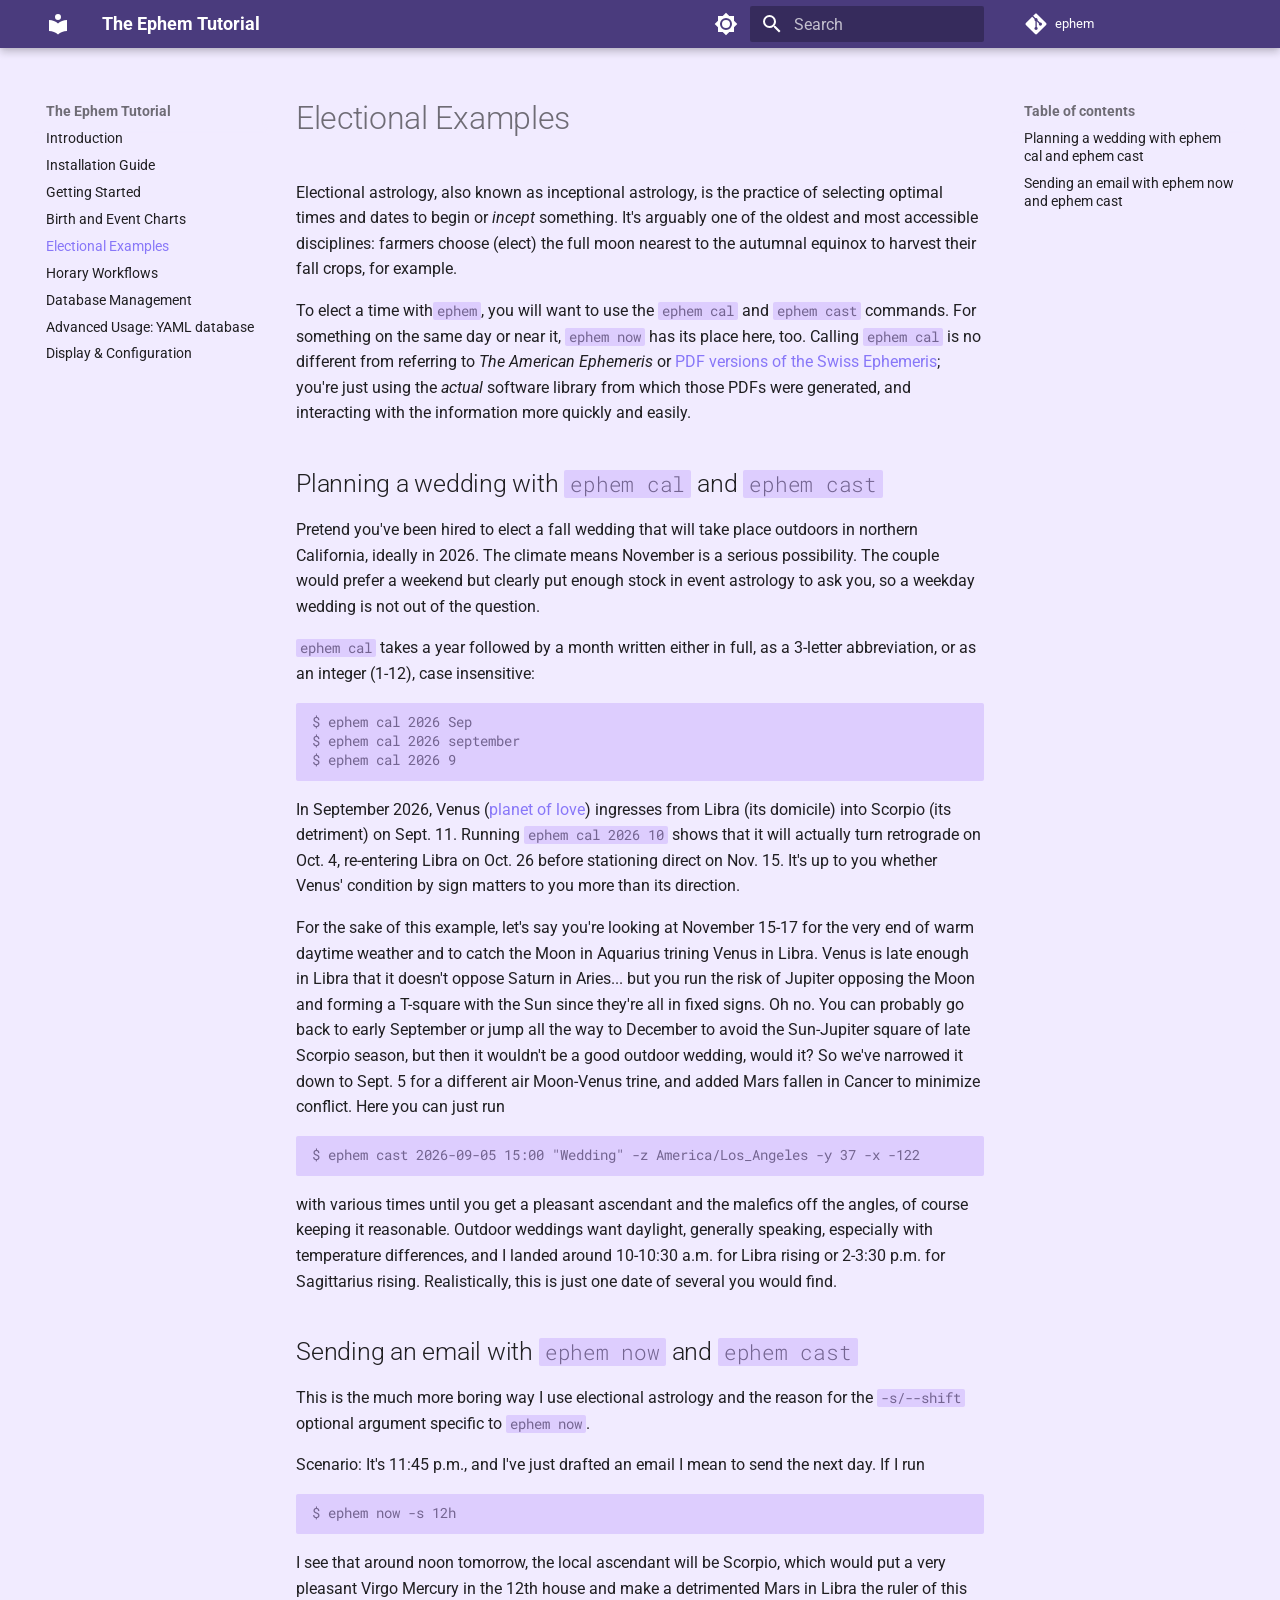
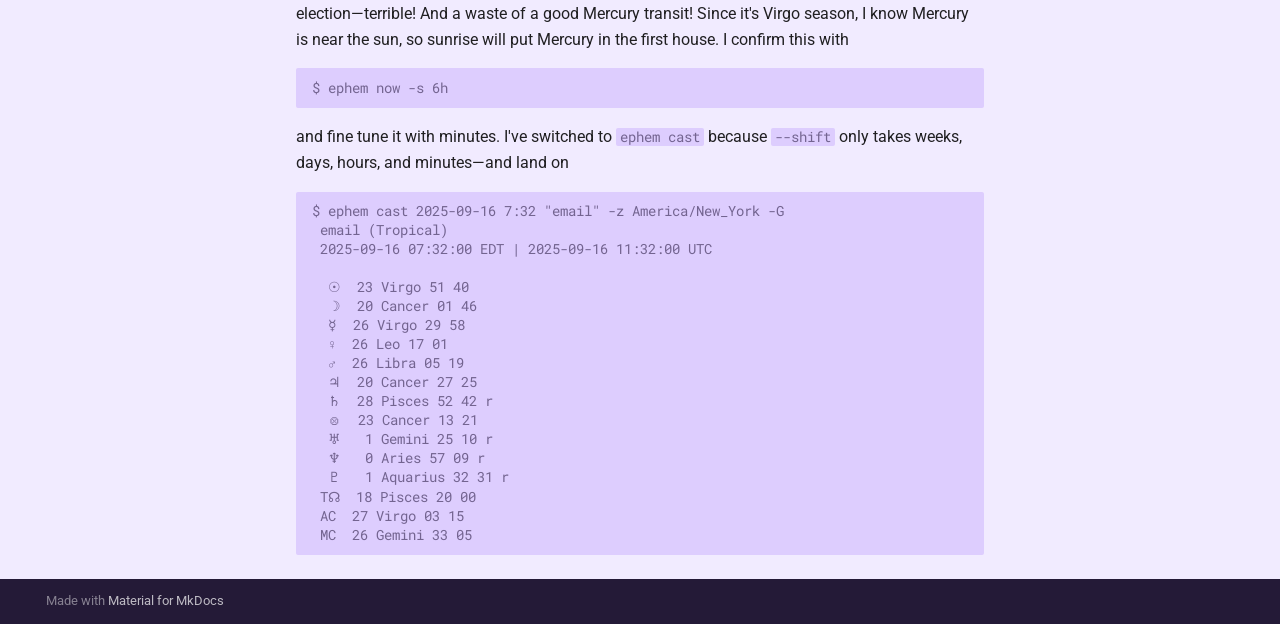
<file: 30-electional-examples/index.html>
<!doctype html>
<html lang="en" class="no-js">
  <head>
    
      <meta charset="utf-8">
      <meta name="viewport" content="width=device-width,initial-scale=1">
      
      
      
      
        <link rel="prev" href="../20-birth-event-charts/">
      
      
        <link rel="next" href="../40-horary-workflows/">
      
      
        
      
      
      <link rel="icon" href="../assets/images/favicon.png">
      <meta name="generator" content="mkdocs-1.6.1, mkdocs-material-9.7.1">
    
    
      
        <title>Electional Examples - The Ephem Tutorial</title>
      
    
    
      <link rel="stylesheet" href="../assets/stylesheets/main.484c7ddc.min.css">
      
        
        <link rel="stylesheet" href="../assets/stylesheets/palette.ab4e12ef.min.css">
      
      


    
    
      
    
    
      
        
        
        <link rel="preconnect" href="https://fonts.gstatic.com" crossorigin>
        <link rel="stylesheet" href="https://fonts.googleapis.com/css?family=Roboto:300,300i,400,400i,700,700i%7CRoboto+Mono:400,400i,700,700i&display=fallback">
        <style>:root{--md-text-font:"Roboto";--md-code-font:"Roboto Mono"}</style>
      
    
    
      <link rel="stylesheet" href="../stylesheets/extra.css">
    
    <script>__md_scope=new URL("..",location),__md_hash=e=>[...e].reduce(((e,_)=>(e<<5)-e+_.charCodeAt(0)),0),__md_get=(e,_=localStorage,t=__md_scope)=>JSON.parse(_.getItem(t.pathname+"."+e)),__md_set=(e,_,t=localStorage,a=__md_scope)=>{try{t.setItem(a.pathname+"."+e,JSON.stringify(_))}catch(e){}}</script>
    
      

    
    
  </head>
  
  
    
    
      
    
    
    
    
    <body dir="ltr" data-md-color-scheme="custom-light" data-md-color-primary="indigo" data-md-color-accent="indigo">
  
    
    <input class="md-toggle" data-md-toggle="drawer" type="checkbox" id="__drawer" autocomplete="off">
    <input class="md-toggle" data-md-toggle="search" type="checkbox" id="__search" autocomplete="off">
    <label class="md-overlay" for="__drawer"></label>
    <div data-md-component="skip">
      
        
        <a href="#electional-examples" class="md-skip">
          Skip to content
        </a>
      
    </div>
    <div data-md-component="announce">
      
    </div>
    
    
      

  

<header class="md-header md-header--shadow" data-md-component="header">
  <nav class="md-header__inner md-grid" aria-label="Header">
    <a href=".." title="The Ephem Tutorial" class="md-header__button md-logo" aria-label="The Ephem Tutorial" data-md-component="logo">
      
  
  <svg xmlns="http://www.w3.org/2000/svg" viewBox="0 0 24 24"><path d="M12 8a3 3 0 0 0 3-3 3 3 0 0 0-3-3 3 3 0 0 0-3 3 3 3 0 0 0 3 3m0 3.54C9.64 9.35 6.5 8 3 8v11c3.5 0 6.64 1.35 9 3.54 2.36-2.19 5.5-3.54 9-3.54V8c-3.5 0-6.64 1.35-9 3.54"/></svg>

    </a>
    <label class="md-header__button md-icon" for="__drawer">
      
      <svg xmlns="http://www.w3.org/2000/svg" viewBox="0 0 24 24"><path d="M3 6h18v2H3zm0 5h18v2H3zm0 5h18v2H3z"/></svg>
    </label>
    <div class="md-header__title" data-md-component="header-title">
      <div class="md-header__ellipsis">
        <div class="md-header__topic">
          <span class="md-ellipsis">
            The Ephem Tutorial
          </span>
        </div>
        <div class="md-header__topic" data-md-component="header-topic">
          <span class="md-ellipsis">
            
              Electional Examples
            
          </span>
        </div>
      </div>
    </div>
    
      
        <form class="md-header__option" data-md-component="palette">
  
    
    
    
    <input class="md-option" data-md-color-media="" data-md-color-scheme="custom-light" data-md-color-primary="indigo" data-md-color-accent="indigo"  aria-label="Switch to dark mode"  type="radio" name="__palette" id="__palette_0">
    
      <label class="md-header__button md-icon" title="Switch to dark mode" for="__palette_1" hidden>
        <svg xmlns="http://www.w3.org/2000/svg" viewBox="0 0 24 24"><path d="M12 8a4 4 0 0 0-4 4 4 4 0 0 0 4 4 4 4 0 0 0 4-4 4 4 0 0 0-4-4m0 10a6 6 0 0 1-6-6 6 6 0 0 1 6-6 6 6 0 0 1 6 6 6 6 0 0 1-6 6m8-9.31V4h-4.69L12 .69 8.69 4H4v4.69L.69 12 4 15.31V20h4.69L12 23.31 15.31 20H20v-4.69L23.31 12z"/></svg>
      </label>
    
  
    
    
    
    <input class="md-option" data-md-color-media="" data-md-color-scheme="custom-dark" data-md-color-primary="indigo" data-md-color-accent="indigo"  aria-label="Switch to light mode"  type="radio" name="__palette" id="__palette_1">
    
      <label class="md-header__button md-icon" title="Switch to light mode" for="__palette_0" hidden>
        <svg xmlns="http://www.w3.org/2000/svg" viewBox="0 0 24 24"><path d="M12 18c-.89 0-1.74-.2-2.5-.55C11.56 16.5 13 14.42 13 12s-1.44-4.5-3.5-5.45C10.26 6.2 11.11 6 12 6a6 6 0 0 1 6 6 6 6 0 0 1-6 6m8-9.31V4h-4.69L12 .69 8.69 4H4v4.69L.69 12 4 15.31V20h4.69L12 23.31 15.31 20H20v-4.69L23.31 12z"/></svg>
      </label>
    
  
</form>
      
    
    
      <script>var palette=__md_get("__palette");if(palette&&palette.color){if("(prefers-color-scheme)"===palette.color.media){var media=matchMedia("(prefers-color-scheme: light)"),input=document.querySelector(media.matches?"[data-md-color-media='(prefers-color-scheme: light)']":"[data-md-color-media='(prefers-color-scheme: dark)']");palette.color.media=input.getAttribute("data-md-color-media"),palette.color.scheme=input.getAttribute("data-md-color-scheme"),palette.color.primary=input.getAttribute("data-md-color-primary"),palette.color.accent=input.getAttribute("data-md-color-accent")}for(var[key,value]of Object.entries(palette.color))document.body.setAttribute("data-md-color-"+key,value)}</script>
    
    
    
      
      
        <label class="md-header__button md-icon" for="__search">
          
          <svg xmlns="http://www.w3.org/2000/svg" viewBox="0 0 24 24"><path d="M9.5 3A6.5 6.5 0 0 1 16 9.5c0 1.61-.59 3.09-1.56 4.23l.27.27h.79l5 5-1.5 1.5-5-5v-.79l-.27-.27A6.52 6.52 0 0 1 9.5 16 6.5 6.5 0 0 1 3 9.5 6.5 6.5 0 0 1 9.5 3m0 2C7 5 5 7 5 9.5S7 14 9.5 14 14 12 14 9.5 12 5 9.5 5"/></svg>
        </label>
        <div class="md-search" data-md-component="search" role="dialog">
  <label class="md-search__overlay" for="__search"></label>
  <div class="md-search__inner" role="search">
    <form class="md-search__form" name="search">
      <input type="text" class="md-search__input" name="query" aria-label="Search" placeholder="Search" autocapitalize="off" autocorrect="off" autocomplete="off" spellcheck="false" data-md-component="search-query" required>
      <label class="md-search__icon md-icon" for="__search">
        
        <svg xmlns="http://www.w3.org/2000/svg" viewBox="0 0 24 24"><path d="M9.5 3A6.5 6.5 0 0 1 16 9.5c0 1.61-.59 3.09-1.56 4.23l.27.27h.79l5 5-1.5 1.5-5-5v-.79l-.27-.27A6.52 6.52 0 0 1 9.5 16 6.5 6.5 0 0 1 3 9.5 6.5 6.5 0 0 1 9.5 3m0 2C7 5 5 7 5 9.5S7 14 9.5 14 14 12 14 9.5 12 5 9.5 5"/></svg>
        
        <svg xmlns="http://www.w3.org/2000/svg" viewBox="0 0 24 24"><path d="M20 11v2H8l5.5 5.5-1.42 1.42L4.16 12l7.92-7.92L13.5 5.5 8 11z"/></svg>
      </label>
      <nav class="md-search__options" aria-label="Search">
        
        <button type="reset" class="md-search__icon md-icon" title="Clear" aria-label="Clear" tabindex="-1">
          
          <svg xmlns="http://www.w3.org/2000/svg" viewBox="0 0 24 24"><path d="M19 6.41 17.59 5 12 10.59 6.41 5 5 6.41 10.59 12 5 17.59 6.41 19 12 13.41 17.59 19 19 17.59 13.41 12z"/></svg>
        </button>
      </nav>
      
    </form>
    <div class="md-search__output">
      <div class="md-search__scrollwrap" tabindex="0" data-md-scrollfix>
        <div class="md-search-result" data-md-component="search-result">
          <div class="md-search-result__meta">
            Initializing search
          </div>
          <ol class="md-search-result__list" role="presentation"></ol>
        </div>
      </div>
    </div>
  </div>
</div>
      
    
    
      <div class="md-header__source">
        <a href="https://codeberg.org/sailorfe/ephem" title="Go to repository" class="md-source" data-md-component="source">
  <div class="md-source__icon md-icon">
    
    <svg xmlns="http://www.w3.org/2000/svg" viewBox="0 0 448 512"><!--! Font Awesome Free 7.1.0 by @fontawesome - https://fontawesome.com License - https://fontawesome.com/license/free (Icons: CC BY 4.0, Fonts: SIL OFL 1.1, Code: MIT License) Copyright 2025 Fonticons, Inc.--><path d="M439.6 236.1 244 40.5c-5.4-5.5-12.8-8.5-20.4-8.5s-15 3-20.4 8.4L162.5 81l51.5 51.5c27.1-9.1 52.7 16.8 43.4 43.7l49.7 49.7c34.2-11.8 61.2 31 35.5 56.7-26.5 26.5-70.2-2.9-56-37.3L240.3 199v121.9c25.3 12.5 22.3 41.8 9.1 55-6.4 6.4-15.2 10.1-24.3 10.1s-17.8-3.6-24.3-10.1c-17.6-17.6-11.1-46.9 11.2-56v-123c-20.8-8.5-24.6-30.7-18.6-45L142.6 101 8.5 235.1C3 240.6 0 247.9 0 255.5s3 15 8.5 20.4l195.6 195.7c5.4 5.4 12.7 8.4 20.4 8.4s15-3 20.4-8.4l194.7-194.7c5.4-5.4 8.4-12.8 8.4-20.4s-3-15-8.4-20.4"/></svg>
  </div>
  <div class="md-source__repository">
    ephem
  </div>
</a>
      </div>
    
  </nav>
  
</header>
    
    <div class="md-container" data-md-component="container">
      
      
        
          
        
      
      <main class="md-main" data-md-component="main">
        <div class="md-main__inner md-grid">
          
            
              
              <div class="md-sidebar md-sidebar--primary" data-md-component="sidebar" data-md-type="navigation" >
                <div class="md-sidebar__scrollwrap">
                  <div class="md-sidebar__inner">
                    



<nav class="md-nav md-nav--primary" aria-label="Navigation" data-md-level="0">
  <label class="md-nav__title" for="__drawer">
    <a href=".." title="The Ephem Tutorial" class="md-nav__button md-logo" aria-label="The Ephem Tutorial" data-md-component="logo">
      
  
  <svg xmlns="http://www.w3.org/2000/svg" viewBox="0 0 24 24"><path d="M12 8a3 3 0 0 0 3-3 3 3 0 0 0-3-3 3 3 0 0 0-3 3 3 3 0 0 0 3 3m0 3.54C9.64 9.35 6.5 8 3 8v11c3.5 0 6.64 1.35 9 3.54 2.36-2.19 5.5-3.54 9-3.54V8c-3.5 0-6.64 1.35-9 3.54"/></svg>

    </a>
    The Ephem Tutorial
  </label>
  
    <div class="md-nav__source">
      <a href="https://codeberg.org/sailorfe/ephem" title="Go to repository" class="md-source" data-md-component="source">
  <div class="md-source__icon md-icon">
    
    <svg xmlns="http://www.w3.org/2000/svg" viewBox="0 0 448 512"><!--! Font Awesome Free 7.1.0 by @fontawesome - https://fontawesome.com License - https://fontawesome.com/license/free (Icons: CC BY 4.0, Fonts: SIL OFL 1.1, Code: MIT License) Copyright 2025 Fonticons, Inc.--><path d="M439.6 236.1 244 40.5c-5.4-5.5-12.8-8.5-20.4-8.5s-15 3-20.4 8.4L162.5 81l51.5 51.5c27.1-9.1 52.7 16.8 43.4 43.7l49.7 49.7c34.2-11.8 61.2 31 35.5 56.7-26.5 26.5-70.2-2.9-56-37.3L240.3 199v121.9c25.3 12.5 22.3 41.8 9.1 55-6.4 6.4-15.2 10.1-24.3 10.1s-17.8-3.6-24.3-10.1c-17.6-17.6-11.1-46.9 11.2-56v-123c-20.8-8.5-24.6-30.7-18.6-45L142.6 101 8.5 235.1C3 240.6 0 247.9 0 255.5s3 15 8.5 20.4l195.6 195.7c5.4 5.4 12.7 8.4 20.4 8.4s15-3 20.4-8.4l194.7-194.7c5.4-5.4 8.4-12.8 8.4-20.4s-3-15-8.4-20.4"/></svg>
  </div>
  <div class="md-source__repository">
    ephem
  </div>
</a>
    </div>
  
  <ul class="md-nav__list" data-md-scrollfix>
    
      
      
  
  
  
  
    <li class="md-nav__item">
      <a href=".." class="md-nav__link">
        
  
  
  <span class="md-ellipsis">
    
  
    Introduction
  

    
  </span>
  
  

      </a>
    </li>
  

    
      
      
  
  
  
  
    <li class="md-nav__item">
      <a href="../00-installation/" class="md-nav__link">
        
  
  
  <span class="md-ellipsis">
    
  
    Installation Guide
  

    
  </span>
  
  

      </a>
    </li>
  

    
      
      
  
  
  
  
    <li class="md-nav__item">
      <a href="../10-getting-started/" class="md-nav__link">
        
  
  
  <span class="md-ellipsis">
    
  
    Getting Started
  

    
  </span>
  
  

      </a>
    </li>
  

    
      
      
  
  
  
  
    <li class="md-nav__item">
      <a href="../20-birth-event-charts/" class="md-nav__link">
        
  
  
  <span class="md-ellipsis">
    
  
    Birth and Event Charts
  

    
  </span>
  
  

      </a>
    </li>
  

    
      
      
  
  
    
  
  
  
    <li class="md-nav__item md-nav__item--active">
      
      <input class="md-nav__toggle md-toggle" type="checkbox" id="__toc">
      
      
        
      
      
        <label class="md-nav__link md-nav__link--active" for="__toc">
          
  
  
  <span class="md-ellipsis">
    
  
    Electional Examples
  

    
  </span>
  
  

          <span class="md-nav__icon md-icon"></span>
        </label>
      
      <a href="./" class="md-nav__link md-nav__link--active">
        
  
  
  <span class="md-ellipsis">
    
  
    Electional Examples
  

    
  </span>
  
  

      </a>
      
        

<nav class="md-nav md-nav--secondary" aria-label="Table of contents">
  
  
  
    
  
  
    <label class="md-nav__title" for="__toc">
      <span class="md-nav__icon md-icon"></span>
      Table of contents
    </label>
    <ul class="md-nav__list" data-md-component="toc" data-md-scrollfix>
      
        <li class="md-nav__item">
  <a href="#planning-a-wedding-with-ephem-cal-and-ephem-cast" class="md-nav__link">
    <span class="md-ellipsis">
      
        Planning a wedding with ephem cal and ephem cast
      
    </span>
  </a>
  
</li>
      
        <li class="md-nav__item">
  <a href="#sending-an-email-with-ephem-now-and-ephem-cast" class="md-nav__link">
    <span class="md-ellipsis">
      
        Sending an email with ephem now and ephem cast
      
    </span>
  </a>
  
</li>
      
    </ul>
  
</nav>
      
    </li>
  

    
      
      
  
  
  
  
    <li class="md-nav__item">
      <a href="../40-horary-workflows/" class="md-nav__link">
        
  
  
  <span class="md-ellipsis">
    
  
    Horary Workflows
  

    
  </span>
  
  

      </a>
    </li>
  

    
      
      
  
  
  
  
    <li class="md-nav__item">
      <a href="../50-database-management/" class="md-nav__link">
        
  
  
  <span class="md-ellipsis">
    
  
    Database Management
  

    
  </span>
  
  

      </a>
    </li>
  

    
      
      
  
  
  
  
    <li class="md-nav__item">
      <a href="../60-advanced-usage/" class="md-nav__link">
        
  
  
  <span class="md-ellipsis">
    
  
    Advanced Usage: YAML database
  

    
  </span>
  
  

      </a>
    </li>
  

    
      
      
  
  
  
  
    <li class="md-nav__item">
      <a href="../70-display-config/" class="md-nav__link">
        
  
  
  <span class="md-ellipsis">
    
  
    Display &amp; Configuration
  

    
  </span>
  
  

      </a>
    </li>
  

    
  </ul>
</nav>
                  </div>
                </div>
              </div>
            
            
              
              <div class="md-sidebar md-sidebar--secondary" data-md-component="sidebar" data-md-type="toc" >
                <div class="md-sidebar__scrollwrap">
                  <div class="md-sidebar__inner">
                    

<nav class="md-nav md-nav--secondary" aria-label="Table of contents">
  
  
  
    
  
  
    <label class="md-nav__title" for="__toc">
      <span class="md-nav__icon md-icon"></span>
      Table of contents
    </label>
    <ul class="md-nav__list" data-md-component="toc" data-md-scrollfix>
      
        <li class="md-nav__item">
  <a href="#planning-a-wedding-with-ephem-cal-and-ephem-cast" class="md-nav__link">
    <span class="md-ellipsis">
      
        Planning a wedding with ephem cal and ephem cast
      
    </span>
  </a>
  
</li>
      
        <li class="md-nav__item">
  <a href="#sending-an-email-with-ephem-now-and-ephem-cast" class="md-nav__link">
    <span class="md-ellipsis">
      
        Sending an email with ephem now and ephem cast
      
    </span>
  </a>
  
</li>
      
    </ul>
  
</nav>
                  </div>
                </div>
              </div>
            
          
          
            <div class="md-content" data-md-component="content">
              
              <article class="md-content__inner md-typeset">
                
                  



<h1 id="electional-examples">Electional Examples</h1>
<p>Electional astrology, also known as inceptional astrology, is the practice of selecting optimal times and dates to begin or <em>incept</em> something. It's arguably one of the oldest and most accessible disciplines: farmers choose (elect) the full moon nearest to the autumnal equinox to harvest their fall crops, for example.</p>
<p>To elect a time with<code>ephem</code>, you will want to use the <code>ephem cal</code> and <code>ephem cast</code> commands. For something on the same day or near it, <code>ephem now</code> has its place here, too. Calling <code>ephem cal</code> is no different from referring to <em>The American Ephemeris</em> or <a href="https://www.astro.com/swisseph/swepha_e.htm">PDF versions of the Swiss Ephemeris</a>; you're just using the <em>actual</em> software library from which those PDFs were generated, and interacting with the information more quickly and easily.</p>
<h2 id="planning-a-wedding-with-ephem-cal-and-ephem-cast">Planning a wedding with <code>ephem cal</code> and <code>ephem cast</code></h2>
<p>Pretend you've been hired to elect a fall wedding that will take place outdoors in northern California, ideally in 2026. The climate means November is a serious possibility. The couple would prefer a weekend but clearly put enough stock in event astrology to ask you, so a weekday wedding is not out of the question.</p>
<p><code>ephem cal</code> takes a year followed by a month written either in full, as a 3-letter abbreviation, or as an integer (1-12), case insensitive:</p>
<pre><code class="language-sh">$ ephem cal 2026 Sep
$ ephem cal 2026 september
$ ephem cal 2026 9
</code></pre>
<p>In September 2026, Venus (<a href="https://www.youtube.com/watch?v=qooWnw5rEcI">planet of love</a>) ingresses from Libra (its domicile) into Scorpio (its detriment) on Sept. 11. Running <code>ephem cal 2026 10</code> shows that it will actually turn retrograde on Oct. 4, re-entering Libra on Oct. 26 before stationing direct on Nov. 15. It's up to you whether Venus' condition by sign matters to you more than its direction.</p>
<p>For the sake of this example, let's say you're looking at November 15-17 for the very end of warm daytime weather and to catch the Moon in Aquarius trining Venus in Libra. Venus is late enough in Libra that it doesn't oppose Saturn in Aries... but you run the risk of Jupiter opposing the Moon and forming a T-square with the Sun since they're all in fixed signs. Oh no. You can probably go back to early September or jump all the way to December to avoid the Sun-Jupiter square of late Scorpio season, but then it wouldn't be a good outdoor wedding, would it? So we've narrowed it down to Sept. 5 for a different air Moon-Venus trine, and added Mars fallen in Cancer to minimize conflict. Here you can just run</p>
<pre><code class="language-sh">$ ephem cast 2026-09-05 15:00 &quot;Wedding&quot; -z America/Los_Angeles -y 37 -x -122
</code></pre>
<p>with various times until you get a pleasant ascendant and the malefics off the angles, of course keeping it reasonable. Outdoor weddings want daylight, generally speaking, especially with temperature differences, and I landed around 10-10:30 a.m. for Libra rising or 2-3:30 p.m. for Sagittarius rising. Realistically, this is just one date of several you would find.</p>
<h2 id="sending-an-email-with-ephem-now-and-ephem-cast">Sending an email with <code>ephem now</code> and <code>ephem cast</code></h2>
<p>This is the much more boring way I use electional astrology and the reason for the <code>-s/--shift</code> optional argument specific to <code>ephem now</code>.</p>
<p>Scenario: It's 11:45 p.m., and I've just drafted an email I mean to send the next day. If I run</p>
<pre><code class="language-sh">$ ephem now -s 12h
</code></pre>
<p>I see that around noon tomorrow, the local ascendant will be Scorpio, which would put a very pleasant Virgo Mercury in the 12th house and make a detrimented Mars in Libra the ruler of this election—terrible! And a waste of a good Mercury transit!  Since it's Virgo season, I know Mercury is near the sun, so sunrise will put Mercury in the first house. I confirm this with</p>
<pre><code class="language-sh">$ ephem now -s 6h
</code></pre>
<p>and fine tune it with minutes. I've switched to <code>ephem cast</code> because <code>--shift</code> only takes weeks, days, hours, and minutes—and land on</p>
<pre><code class="language-sh">$ ephem cast 2025-09-16 7:32 &quot;email&quot; -z America/New_York -G
 email (Tropical)
 2025-09-16 07:32:00 EDT | 2025-09-16 11:32:00 UTC

  ☉  23 Virgo 51 40
  ☽  20 Cancer 01 46
  ☿  26 Virgo 29 58
  ♀  26 Leo 17 01
  ♂  26 Libra 05 19
  ♃  20 Cancer 27 25
  ♄  28 Pisces 52 42 r
  🝴  23 Cancer 13 21
  ♅   1 Gemini 25 10 r
  ♆   0 Aries 57 09 r
  ♇   1 Aquarius 32 31 r
 T☊  18 Pisces 20 00
 AC  27 Virgo 03 15
 MC  26 Gemini 33 05
</code></pre>












                
              </article>
            </div>
          
          
<script>var target=document.getElementById(location.hash.slice(1));target&&target.name&&(target.checked=target.name.startsWith("__tabbed_"))</script>
        </div>
        
      </main>
      
        <footer class="md-footer">
  
  <div class="md-footer-meta md-typeset">
    <div class="md-footer-meta__inner md-grid">
      <div class="md-copyright">
  
  
    Made with
    <a href="https://squidfunk.github.io/mkdocs-material/" target="_blank" rel="noopener">
      Material for MkDocs
    </a>
  
</div>
      
    </div>
  </div>
</footer>
      
    </div>
    <div class="md-dialog" data-md-component="dialog">
      <div class="md-dialog__inner md-typeset"></div>
    </div>
    
    
    
      
      
      <script id="__config" type="application/json">{"annotate": null, "base": "..", "features": [], "search": "../assets/javascripts/workers/search.2c215733.min.js", "tags": null, "translations": {"clipboard.copied": "Copied to clipboard", "clipboard.copy": "Copy to clipboard", "search.result.more.one": "1 more on this page", "search.result.more.other": "# more on this page", "search.result.none": "No matching documents", "search.result.one": "1 matching document", "search.result.other": "# matching documents", "search.result.placeholder": "Type to start searching", "search.result.term.missing": "Missing", "select.version": "Select version"}, "version": null}</script>
    
    
      <script src="../assets/javascripts/bundle.79ae519e.min.js"></script>
      
    
  </body>
</html>
</file>
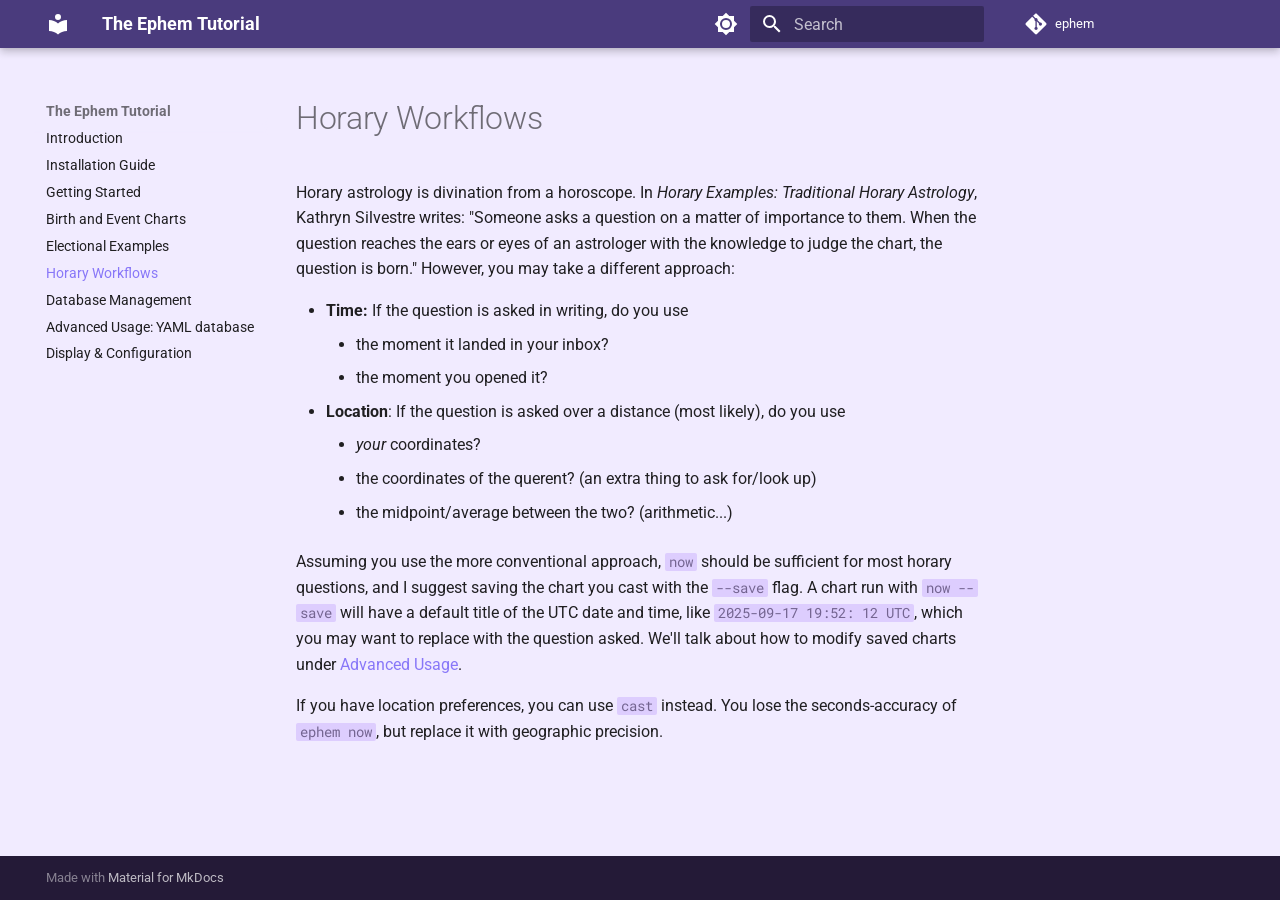
<file: 40-horary-workflows/index.html>
<!doctype html>
<html lang="en" class="no-js">
  <head>
    
      <meta charset="utf-8">
      <meta name="viewport" content="width=device-width,initial-scale=1">
      
      
      
      
        <link rel="prev" href="../30-electional-examples/">
      
      
        <link rel="next" href="../50-database-management/">
      
      
        
      
      
      <link rel="icon" href="../assets/images/favicon.png">
      <meta name="generator" content="mkdocs-1.6.1, mkdocs-material-9.7.1">
    
    
      
        <title>Horary Workflows - The Ephem Tutorial</title>
      
    
    
      <link rel="stylesheet" href="../assets/stylesheets/main.484c7ddc.min.css">
      
        
        <link rel="stylesheet" href="../assets/stylesheets/palette.ab4e12ef.min.css">
      
      


    
    
      
    
    
      
        
        
        <link rel="preconnect" href="https://fonts.gstatic.com" crossorigin>
        <link rel="stylesheet" href="https://fonts.googleapis.com/css?family=Roboto:300,300i,400,400i,700,700i%7CRoboto+Mono:400,400i,700,700i&display=fallback">
        <style>:root{--md-text-font:"Roboto";--md-code-font:"Roboto Mono"}</style>
      
    
    
      <link rel="stylesheet" href="../stylesheets/extra.css">
    
    <script>__md_scope=new URL("..",location),__md_hash=e=>[...e].reduce(((e,_)=>(e<<5)-e+_.charCodeAt(0)),0),__md_get=(e,_=localStorage,t=__md_scope)=>JSON.parse(_.getItem(t.pathname+"."+e)),__md_set=(e,_,t=localStorage,a=__md_scope)=>{try{t.setItem(a.pathname+"."+e,JSON.stringify(_))}catch(e){}}</script>
    
      

    
    
  </head>
  
  
    
    
      
    
    
    
    
    <body dir="ltr" data-md-color-scheme="custom-light" data-md-color-primary="indigo" data-md-color-accent="indigo">
  
    
    <input class="md-toggle" data-md-toggle="drawer" type="checkbox" id="__drawer" autocomplete="off">
    <input class="md-toggle" data-md-toggle="search" type="checkbox" id="__search" autocomplete="off">
    <label class="md-overlay" for="__drawer"></label>
    <div data-md-component="skip">
      
        
        <a href="#horary-workflows" class="md-skip">
          Skip to content
        </a>
      
    </div>
    <div data-md-component="announce">
      
    </div>
    
    
      

  

<header class="md-header md-header--shadow" data-md-component="header">
  <nav class="md-header__inner md-grid" aria-label="Header">
    <a href=".." title="The Ephem Tutorial" class="md-header__button md-logo" aria-label="The Ephem Tutorial" data-md-component="logo">
      
  
  <svg xmlns="http://www.w3.org/2000/svg" viewBox="0 0 24 24"><path d="M12 8a3 3 0 0 0 3-3 3 3 0 0 0-3-3 3 3 0 0 0-3 3 3 3 0 0 0 3 3m0 3.54C9.64 9.35 6.5 8 3 8v11c3.5 0 6.64 1.35 9 3.54 2.36-2.19 5.5-3.54 9-3.54V8c-3.5 0-6.64 1.35-9 3.54"/></svg>

    </a>
    <label class="md-header__button md-icon" for="__drawer">
      
      <svg xmlns="http://www.w3.org/2000/svg" viewBox="0 0 24 24"><path d="M3 6h18v2H3zm0 5h18v2H3zm0 5h18v2H3z"/></svg>
    </label>
    <div class="md-header__title" data-md-component="header-title">
      <div class="md-header__ellipsis">
        <div class="md-header__topic">
          <span class="md-ellipsis">
            The Ephem Tutorial
          </span>
        </div>
        <div class="md-header__topic" data-md-component="header-topic">
          <span class="md-ellipsis">
            
              Horary Workflows
            
          </span>
        </div>
      </div>
    </div>
    
      
        <form class="md-header__option" data-md-component="palette">
  
    
    
    
    <input class="md-option" data-md-color-media="" data-md-color-scheme="custom-light" data-md-color-primary="indigo" data-md-color-accent="indigo"  aria-label="Switch to dark mode"  type="radio" name="__palette" id="__palette_0">
    
      <label class="md-header__button md-icon" title="Switch to dark mode" for="__palette_1" hidden>
        <svg xmlns="http://www.w3.org/2000/svg" viewBox="0 0 24 24"><path d="M12 8a4 4 0 0 0-4 4 4 4 0 0 0 4 4 4 4 0 0 0 4-4 4 4 0 0 0-4-4m0 10a6 6 0 0 1-6-6 6 6 0 0 1 6-6 6 6 0 0 1 6 6 6 6 0 0 1-6 6m8-9.31V4h-4.69L12 .69 8.69 4H4v4.69L.69 12 4 15.31V20h4.69L12 23.31 15.31 20H20v-4.69L23.31 12z"/></svg>
      </label>
    
  
    
    
    
    <input class="md-option" data-md-color-media="" data-md-color-scheme="custom-dark" data-md-color-primary="indigo" data-md-color-accent="indigo"  aria-label="Switch to light mode"  type="radio" name="__palette" id="__palette_1">
    
      <label class="md-header__button md-icon" title="Switch to light mode" for="__palette_0" hidden>
        <svg xmlns="http://www.w3.org/2000/svg" viewBox="0 0 24 24"><path d="M12 18c-.89 0-1.74-.2-2.5-.55C11.56 16.5 13 14.42 13 12s-1.44-4.5-3.5-5.45C10.26 6.2 11.11 6 12 6a6 6 0 0 1 6 6 6 6 0 0 1-6 6m8-9.31V4h-4.69L12 .69 8.69 4H4v4.69L.69 12 4 15.31V20h4.69L12 23.31 15.31 20H20v-4.69L23.31 12z"/></svg>
      </label>
    
  
</form>
      
    
    
      <script>var palette=__md_get("__palette");if(palette&&palette.color){if("(prefers-color-scheme)"===palette.color.media){var media=matchMedia("(prefers-color-scheme: light)"),input=document.querySelector(media.matches?"[data-md-color-media='(prefers-color-scheme: light)']":"[data-md-color-media='(prefers-color-scheme: dark)']");palette.color.media=input.getAttribute("data-md-color-media"),palette.color.scheme=input.getAttribute("data-md-color-scheme"),palette.color.primary=input.getAttribute("data-md-color-primary"),palette.color.accent=input.getAttribute("data-md-color-accent")}for(var[key,value]of Object.entries(palette.color))document.body.setAttribute("data-md-color-"+key,value)}</script>
    
    
    
      
      
        <label class="md-header__button md-icon" for="__search">
          
          <svg xmlns="http://www.w3.org/2000/svg" viewBox="0 0 24 24"><path d="M9.5 3A6.5 6.5 0 0 1 16 9.5c0 1.61-.59 3.09-1.56 4.23l.27.27h.79l5 5-1.5 1.5-5-5v-.79l-.27-.27A6.52 6.52 0 0 1 9.5 16 6.5 6.5 0 0 1 3 9.5 6.5 6.5 0 0 1 9.5 3m0 2C7 5 5 7 5 9.5S7 14 9.5 14 14 12 14 9.5 12 5 9.5 5"/></svg>
        </label>
        <div class="md-search" data-md-component="search" role="dialog">
  <label class="md-search__overlay" for="__search"></label>
  <div class="md-search__inner" role="search">
    <form class="md-search__form" name="search">
      <input type="text" class="md-search__input" name="query" aria-label="Search" placeholder="Search" autocapitalize="off" autocorrect="off" autocomplete="off" spellcheck="false" data-md-component="search-query" required>
      <label class="md-search__icon md-icon" for="__search">
        
        <svg xmlns="http://www.w3.org/2000/svg" viewBox="0 0 24 24"><path d="M9.5 3A6.5 6.5 0 0 1 16 9.5c0 1.61-.59 3.09-1.56 4.23l.27.27h.79l5 5-1.5 1.5-5-5v-.79l-.27-.27A6.52 6.52 0 0 1 9.5 16 6.5 6.5 0 0 1 3 9.5 6.5 6.5 0 0 1 9.5 3m0 2C7 5 5 7 5 9.5S7 14 9.5 14 14 12 14 9.5 12 5 9.5 5"/></svg>
        
        <svg xmlns="http://www.w3.org/2000/svg" viewBox="0 0 24 24"><path d="M20 11v2H8l5.5 5.5-1.42 1.42L4.16 12l7.92-7.92L13.5 5.5 8 11z"/></svg>
      </label>
      <nav class="md-search__options" aria-label="Search">
        
        <button type="reset" class="md-search__icon md-icon" title="Clear" aria-label="Clear" tabindex="-1">
          
          <svg xmlns="http://www.w3.org/2000/svg" viewBox="0 0 24 24"><path d="M19 6.41 17.59 5 12 10.59 6.41 5 5 6.41 10.59 12 5 17.59 6.41 19 12 13.41 17.59 19 19 17.59 13.41 12z"/></svg>
        </button>
      </nav>
      
    </form>
    <div class="md-search__output">
      <div class="md-search__scrollwrap" tabindex="0" data-md-scrollfix>
        <div class="md-search-result" data-md-component="search-result">
          <div class="md-search-result__meta">
            Initializing search
          </div>
          <ol class="md-search-result__list" role="presentation"></ol>
        </div>
      </div>
    </div>
  </div>
</div>
      
    
    
      <div class="md-header__source">
        <a href="https://codeberg.org/sailorfe/ephem" title="Go to repository" class="md-source" data-md-component="source">
  <div class="md-source__icon md-icon">
    
    <svg xmlns="http://www.w3.org/2000/svg" viewBox="0 0 448 512"><!--! Font Awesome Free 7.1.0 by @fontawesome - https://fontawesome.com License - https://fontawesome.com/license/free (Icons: CC BY 4.0, Fonts: SIL OFL 1.1, Code: MIT License) Copyright 2025 Fonticons, Inc.--><path d="M439.6 236.1 244 40.5c-5.4-5.5-12.8-8.5-20.4-8.5s-15 3-20.4 8.4L162.5 81l51.5 51.5c27.1-9.1 52.7 16.8 43.4 43.7l49.7 49.7c34.2-11.8 61.2 31 35.5 56.7-26.5 26.5-70.2-2.9-56-37.3L240.3 199v121.9c25.3 12.5 22.3 41.8 9.1 55-6.4 6.4-15.2 10.1-24.3 10.1s-17.8-3.6-24.3-10.1c-17.6-17.6-11.1-46.9 11.2-56v-123c-20.8-8.5-24.6-30.7-18.6-45L142.6 101 8.5 235.1C3 240.6 0 247.9 0 255.5s3 15 8.5 20.4l195.6 195.7c5.4 5.4 12.7 8.4 20.4 8.4s15-3 20.4-8.4l194.7-194.7c5.4-5.4 8.4-12.8 8.4-20.4s-3-15-8.4-20.4"/></svg>
  </div>
  <div class="md-source__repository">
    ephem
  </div>
</a>
      </div>
    
  </nav>
  
</header>
    
    <div class="md-container" data-md-component="container">
      
      
        
          
        
      
      <main class="md-main" data-md-component="main">
        <div class="md-main__inner md-grid">
          
            
              
              <div class="md-sidebar md-sidebar--primary" data-md-component="sidebar" data-md-type="navigation" >
                <div class="md-sidebar__scrollwrap">
                  <div class="md-sidebar__inner">
                    



<nav class="md-nav md-nav--primary" aria-label="Navigation" data-md-level="0">
  <label class="md-nav__title" for="__drawer">
    <a href=".." title="The Ephem Tutorial" class="md-nav__button md-logo" aria-label="The Ephem Tutorial" data-md-component="logo">
      
  
  <svg xmlns="http://www.w3.org/2000/svg" viewBox="0 0 24 24"><path d="M12 8a3 3 0 0 0 3-3 3 3 0 0 0-3-3 3 3 0 0 0-3 3 3 3 0 0 0 3 3m0 3.54C9.64 9.35 6.5 8 3 8v11c3.5 0 6.64 1.35 9 3.54 2.36-2.19 5.5-3.54 9-3.54V8c-3.5 0-6.64 1.35-9 3.54"/></svg>

    </a>
    The Ephem Tutorial
  </label>
  
    <div class="md-nav__source">
      <a href="https://codeberg.org/sailorfe/ephem" title="Go to repository" class="md-source" data-md-component="source">
  <div class="md-source__icon md-icon">
    
    <svg xmlns="http://www.w3.org/2000/svg" viewBox="0 0 448 512"><!--! Font Awesome Free 7.1.0 by @fontawesome - https://fontawesome.com License - https://fontawesome.com/license/free (Icons: CC BY 4.0, Fonts: SIL OFL 1.1, Code: MIT License) Copyright 2025 Fonticons, Inc.--><path d="M439.6 236.1 244 40.5c-5.4-5.5-12.8-8.5-20.4-8.5s-15 3-20.4 8.4L162.5 81l51.5 51.5c27.1-9.1 52.7 16.8 43.4 43.7l49.7 49.7c34.2-11.8 61.2 31 35.5 56.7-26.5 26.5-70.2-2.9-56-37.3L240.3 199v121.9c25.3 12.5 22.3 41.8 9.1 55-6.4 6.4-15.2 10.1-24.3 10.1s-17.8-3.6-24.3-10.1c-17.6-17.6-11.1-46.9 11.2-56v-123c-20.8-8.5-24.6-30.7-18.6-45L142.6 101 8.5 235.1C3 240.6 0 247.9 0 255.5s3 15 8.5 20.4l195.6 195.7c5.4 5.4 12.7 8.4 20.4 8.4s15-3 20.4-8.4l194.7-194.7c5.4-5.4 8.4-12.8 8.4-20.4s-3-15-8.4-20.4"/></svg>
  </div>
  <div class="md-source__repository">
    ephem
  </div>
</a>
    </div>
  
  <ul class="md-nav__list" data-md-scrollfix>
    
      
      
  
  
  
  
    <li class="md-nav__item">
      <a href=".." class="md-nav__link">
        
  
  
  <span class="md-ellipsis">
    
  
    Introduction
  

    
  </span>
  
  

      </a>
    </li>
  

    
      
      
  
  
  
  
    <li class="md-nav__item">
      <a href="../00-installation/" class="md-nav__link">
        
  
  
  <span class="md-ellipsis">
    
  
    Installation Guide
  

    
  </span>
  
  

      </a>
    </li>
  

    
      
      
  
  
  
  
    <li class="md-nav__item">
      <a href="../10-getting-started/" class="md-nav__link">
        
  
  
  <span class="md-ellipsis">
    
  
    Getting Started
  

    
  </span>
  
  

      </a>
    </li>
  

    
      
      
  
  
  
  
    <li class="md-nav__item">
      <a href="../20-birth-event-charts/" class="md-nav__link">
        
  
  
  <span class="md-ellipsis">
    
  
    Birth and Event Charts
  

    
  </span>
  
  

      </a>
    </li>
  

    
      
      
  
  
  
  
    <li class="md-nav__item">
      <a href="../30-electional-examples/" class="md-nav__link">
        
  
  
  <span class="md-ellipsis">
    
  
    Electional Examples
  

    
  </span>
  
  

      </a>
    </li>
  

    
      
      
  
  
    
  
  
  
    <li class="md-nav__item md-nav__item--active">
      
      <input class="md-nav__toggle md-toggle" type="checkbox" id="__toc">
      
      
        
      
      
      <a href="./" class="md-nav__link md-nav__link--active">
        
  
  
  <span class="md-ellipsis">
    
  
    Horary Workflows
  

    
  </span>
  
  

      </a>
      
    </li>
  

    
      
      
  
  
  
  
    <li class="md-nav__item">
      <a href="../50-database-management/" class="md-nav__link">
        
  
  
  <span class="md-ellipsis">
    
  
    Database Management
  

    
  </span>
  
  

      </a>
    </li>
  

    
      
      
  
  
  
  
    <li class="md-nav__item">
      <a href="../60-advanced-usage/" class="md-nav__link">
        
  
  
  <span class="md-ellipsis">
    
  
    Advanced Usage: YAML database
  

    
  </span>
  
  

      </a>
    </li>
  

    
      
      
  
  
  
  
    <li class="md-nav__item">
      <a href="../70-display-config/" class="md-nav__link">
        
  
  
  <span class="md-ellipsis">
    
  
    Display &amp; Configuration
  

    
  </span>
  
  

      </a>
    </li>
  

    
  </ul>
</nav>
                  </div>
                </div>
              </div>
            
            
              
              <div class="md-sidebar md-sidebar--secondary" data-md-component="sidebar" data-md-type="toc" >
                <div class="md-sidebar__scrollwrap">
                  <div class="md-sidebar__inner">
                    

<nav class="md-nav md-nav--secondary" aria-label="Table of contents">
  
  
  
    
  
  
</nav>
                  </div>
                </div>
              </div>
            
          
          
            <div class="md-content" data-md-component="content">
              
              <article class="md-content__inner md-typeset">
                
                  



<h1 id="horary-workflows">Horary Workflows</h1>
<p>Horary astrology is divination from a horoscope. In <em>Horary Examples: Traditional Horary Astrology</em>, Kathryn Silvestre writes: "Someone asks a question on a matter of importance to them. When the question reaches the ears or eyes of an astrologer with the knowledge to judge the chart, the question is born." However, you may take a different approach:</p>
<ul>
<li><strong>Time:</strong> If the question is asked in writing, do you use<ul>
<li>the moment it landed in your inbox?</li>
<li>the moment you opened it?</li>
</ul>
</li>
<li><strong>Location</strong>: If the question is asked over a distance (most likely), do you use<ul>
<li><em>your</em> coordinates?</li>
<li>the coordinates of the querent? (an extra thing to ask for/look up)</li>
<li>the midpoint/average between the two? (arithmetic...)</li>
</ul>
</li>
</ul>
<p>Assuming you use the more conventional approach, <code>now</code> should be sufficient for most horary questions, and I suggest saving the chart you cast with the <code>--save</code> flag. A chart run with <code>now --save</code> will have a default title of the UTC date and time, like <code>2025-09-17 19:52: 12 UTC</code>, which you may want to replace with the question asked. We'll talk about how to modify saved charts under <a href="../60-advanced-usage/">Advanced Usage</a>.</p>
<p>If you have location preferences, you can use <code>cast</code> instead. You lose the seconds-accuracy of <code>ephem now</code>, but replace it with geographic precision.</p>












                
              </article>
            </div>
          
          
<script>var target=document.getElementById(location.hash.slice(1));target&&target.name&&(target.checked=target.name.startsWith("__tabbed_"))</script>
        </div>
        
      </main>
      
        <footer class="md-footer">
  
  <div class="md-footer-meta md-typeset">
    <div class="md-footer-meta__inner md-grid">
      <div class="md-copyright">
  
  
    Made with
    <a href="https://squidfunk.github.io/mkdocs-material/" target="_blank" rel="noopener">
      Material for MkDocs
    </a>
  
</div>
      
    </div>
  </div>
</footer>
      
    </div>
    <div class="md-dialog" data-md-component="dialog">
      <div class="md-dialog__inner md-typeset"></div>
    </div>
    
    
    
      
      
      <script id="__config" type="application/json">{"annotate": null, "base": "..", "features": [], "search": "../assets/javascripts/workers/search.2c215733.min.js", "tags": null, "translations": {"clipboard.copied": "Copied to clipboard", "clipboard.copy": "Copy to clipboard", "search.result.more.one": "1 more on this page", "search.result.more.other": "# more on this page", "search.result.none": "No matching documents", "search.result.one": "1 matching document", "search.result.other": "# matching documents", "search.result.placeholder": "Type to start searching", "search.result.term.missing": "Missing", "select.version": "Select version"}, "version": null}</script>
    
    
      <script src="../assets/javascripts/bundle.79ae519e.min.js"></script>
      
    
  </body>
</html>
</file>
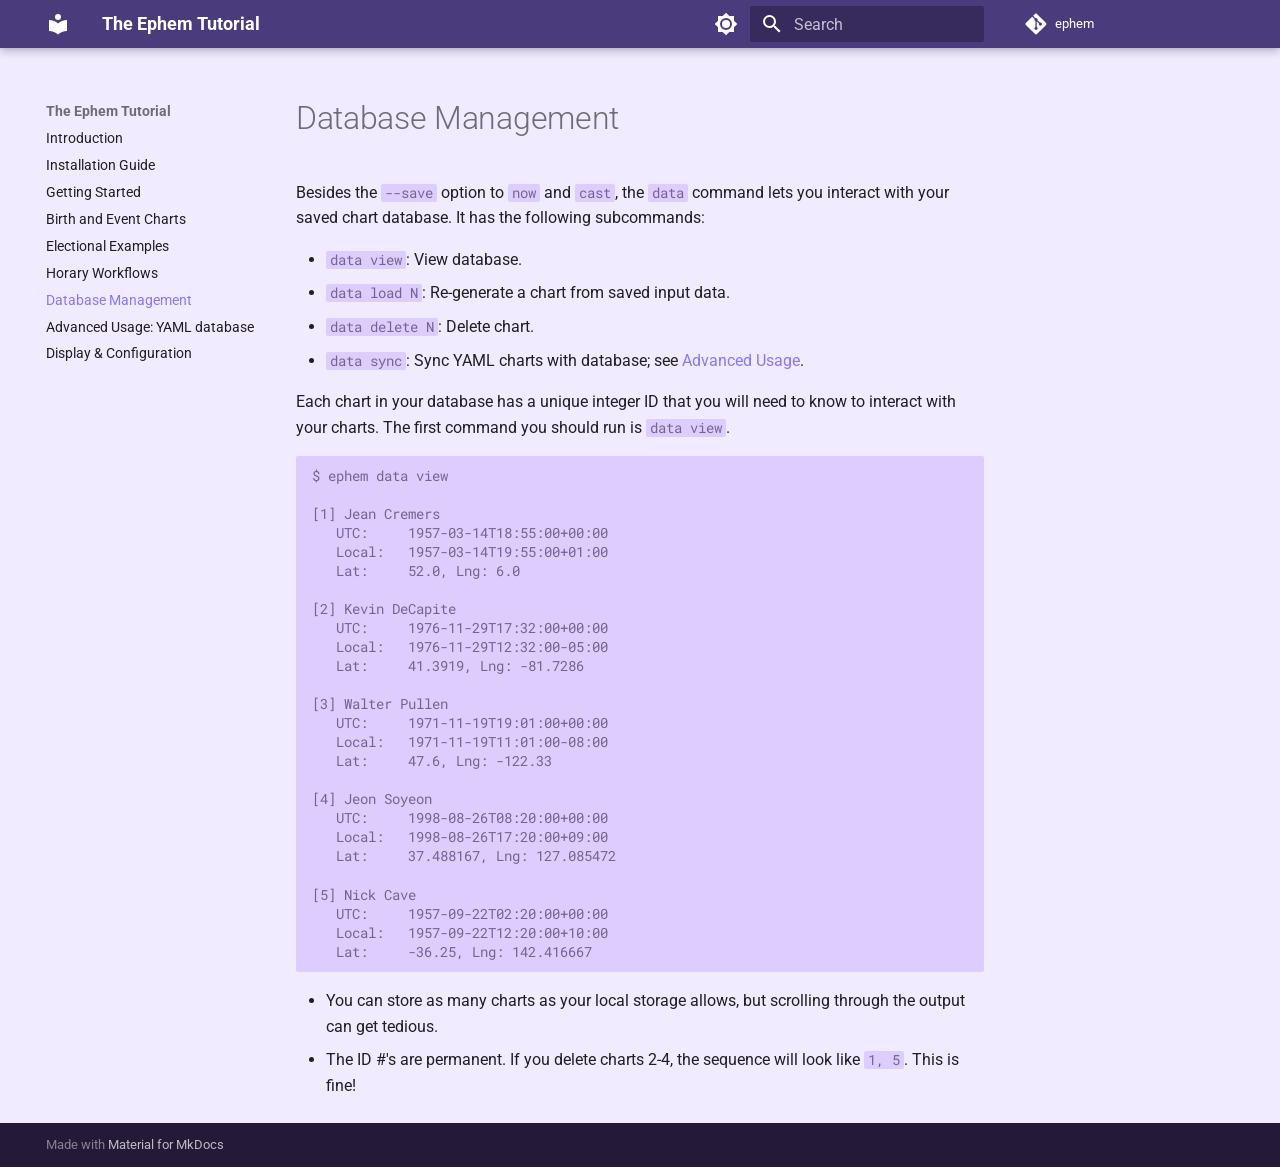
<file: 50-database-management/index.html>
<!doctype html>
<html lang="en" class="no-js">
  <head>
    
      <meta charset="utf-8">
      <meta name="viewport" content="width=device-width,initial-scale=1">
      
      
      
      
        <link rel="prev" href="../40-horary-workflows/">
      
      
        <link rel="next" href="../60-advanced-usage/">
      
      
        
      
      
      <link rel="icon" href="../assets/images/favicon.png">
      <meta name="generator" content="mkdocs-1.6.1, mkdocs-material-9.7.1">
    
    
      
        <title>Database Management - The Ephem Tutorial</title>
      
    
    
      <link rel="stylesheet" href="../assets/stylesheets/main.484c7ddc.min.css">
      
        
        <link rel="stylesheet" href="../assets/stylesheets/palette.ab4e12ef.min.css">
      
      


    
    
      
    
    
      
        
        
        <link rel="preconnect" href="https://fonts.gstatic.com" crossorigin>
        <link rel="stylesheet" href="https://fonts.googleapis.com/css?family=Roboto:300,300i,400,400i,700,700i%7CRoboto+Mono:400,400i,700,700i&display=fallback">
        <style>:root{--md-text-font:"Roboto";--md-code-font:"Roboto Mono"}</style>
      
    
    
      <link rel="stylesheet" href="../stylesheets/extra.css">
    
    <script>__md_scope=new URL("..",location),__md_hash=e=>[...e].reduce(((e,_)=>(e<<5)-e+_.charCodeAt(0)),0),__md_get=(e,_=localStorage,t=__md_scope)=>JSON.parse(_.getItem(t.pathname+"."+e)),__md_set=(e,_,t=localStorage,a=__md_scope)=>{try{t.setItem(a.pathname+"."+e,JSON.stringify(_))}catch(e){}}</script>
    
      

    
    
  </head>
  
  
    
    
      
    
    
    
    
    <body dir="ltr" data-md-color-scheme="custom-light" data-md-color-primary="indigo" data-md-color-accent="indigo">
  
    
    <input class="md-toggle" data-md-toggle="drawer" type="checkbox" id="__drawer" autocomplete="off">
    <input class="md-toggle" data-md-toggle="search" type="checkbox" id="__search" autocomplete="off">
    <label class="md-overlay" for="__drawer"></label>
    <div data-md-component="skip">
      
        
        <a href="#database-management" class="md-skip">
          Skip to content
        </a>
      
    </div>
    <div data-md-component="announce">
      
    </div>
    
    
      

  

<header class="md-header md-header--shadow" data-md-component="header">
  <nav class="md-header__inner md-grid" aria-label="Header">
    <a href=".." title="The Ephem Tutorial" class="md-header__button md-logo" aria-label="The Ephem Tutorial" data-md-component="logo">
      
  
  <svg xmlns="http://www.w3.org/2000/svg" viewBox="0 0 24 24"><path d="M12 8a3 3 0 0 0 3-3 3 3 0 0 0-3-3 3 3 0 0 0-3 3 3 3 0 0 0 3 3m0 3.54C9.64 9.35 6.5 8 3 8v11c3.5 0 6.64 1.35 9 3.54 2.36-2.19 5.5-3.54 9-3.54V8c-3.5 0-6.64 1.35-9 3.54"/></svg>

    </a>
    <label class="md-header__button md-icon" for="__drawer">
      
      <svg xmlns="http://www.w3.org/2000/svg" viewBox="0 0 24 24"><path d="M3 6h18v2H3zm0 5h18v2H3zm0 5h18v2H3z"/></svg>
    </label>
    <div class="md-header__title" data-md-component="header-title">
      <div class="md-header__ellipsis">
        <div class="md-header__topic">
          <span class="md-ellipsis">
            The Ephem Tutorial
          </span>
        </div>
        <div class="md-header__topic" data-md-component="header-topic">
          <span class="md-ellipsis">
            
              Database Management
            
          </span>
        </div>
      </div>
    </div>
    
      
        <form class="md-header__option" data-md-component="palette">
  
    
    
    
    <input class="md-option" data-md-color-media="" data-md-color-scheme="custom-light" data-md-color-primary="indigo" data-md-color-accent="indigo"  aria-label="Switch to dark mode"  type="radio" name="__palette" id="__palette_0">
    
      <label class="md-header__button md-icon" title="Switch to dark mode" for="__palette_1" hidden>
        <svg xmlns="http://www.w3.org/2000/svg" viewBox="0 0 24 24"><path d="M12 8a4 4 0 0 0-4 4 4 4 0 0 0 4 4 4 4 0 0 0 4-4 4 4 0 0 0-4-4m0 10a6 6 0 0 1-6-6 6 6 0 0 1 6-6 6 6 0 0 1 6 6 6 6 0 0 1-6 6m8-9.31V4h-4.69L12 .69 8.69 4H4v4.69L.69 12 4 15.31V20h4.69L12 23.31 15.31 20H20v-4.69L23.31 12z"/></svg>
      </label>
    
  
    
    
    
    <input class="md-option" data-md-color-media="" data-md-color-scheme="custom-dark" data-md-color-primary="indigo" data-md-color-accent="indigo"  aria-label="Switch to light mode"  type="radio" name="__palette" id="__palette_1">
    
      <label class="md-header__button md-icon" title="Switch to light mode" for="__palette_0" hidden>
        <svg xmlns="http://www.w3.org/2000/svg" viewBox="0 0 24 24"><path d="M12 18c-.89 0-1.74-.2-2.5-.55C11.56 16.5 13 14.42 13 12s-1.44-4.5-3.5-5.45C10.26 6.2 11.11 6 12 6a6 6 0 0 1 6 6 6 6 0 0 1-6 6m8-9.31V4h-4.69L12 .69 8.69 4H4v4.69L.69 12 4 15.31V20h4.69L12 23.31 15.31 20H20v-4.69L23.31 12z"/></svg>
      </label>
    
  
</form>
      
    
    
      <script>var palette=__md_get("__palette");if(palette&&palette.color){if("(prefers-color-scheme)"===palette.color.media){var media=matchMedia("(prefers-color-scheme: light)"),input=document.querySelector(media.matches?"[data-md-color-media='(prefers-color-scheme: light)']":"[data-md-color-media='(prefers-color-scheme: dark)']");palette.color.media=input.getAttribute("data-md-color-media"),palette.color.scheme=input.getAttribute("data-md-color-scheme"),palette.color.primary=input.getAttribute("data-md-color-primary"),palette.color.accent=input.getAttribute("data-md-color-accent")}for(var[key,value]of Object.entries(palette.color))document.body.setAttribute("data-md-color-"+key,value)}</script>
    
    
    
      
      
        <label class="md-header__button md-icon" for="__search">
          
          <svg xmlns="http://www.w3.org/2000/svg" viewBox="0 0 24 24"><path d="M9.5 3A6.5 6.5 0 0 1 16 9.5c0 1.61-.59 3.09-1.56 4.23l.27.27h.79l5 5-1.5 1.5-5-5v-.79l-.27-.27A6.52 6.52 0 0 1 9.5 16 6.5 6.5 0 0 1 3 9.5 6.5 6.5 0 0 1 9.5 3m0 2C7 5 5 7 5 9.5S7 14 9.5 14 14 12 14 9.5 12 5 9.5 5"/></svg>
        </label>
        <div class="md-search" data-md-component="search" role="dialog">
  <label class="md-search__overlay" for="__search"></label>
  <div class="md-search__inner" role="search">
    <form class="md-search__form" name="search">
      <input type="text" class="md-search__input" name="query" aria-label="Search" placeholder="Search" autocapitalize="off" autocorrect="off" autocomplete="off" spellcheck="false" data-md-component="search-query" required>
      <label class="md-search__icon md-icon" for="__search">
        
        <svg xmlns="http://www.w3.org/2000/svg" viewBox="0 0 24 24"><path d="M9.5 3A6.5 6.5 0 0 1 16 9.5c0 1.61-.59 3.09-1.56 4.23l.27.27h.79l5 5-1.5 1.5-5-5v-.79l-.27-.27A6.52 6.52 0 0 1 9.5 16 6.5 6.5 0 0 1 3 9.5 6.5 6.5 0 0 1 9.5 3m0 2C7 5 5 7 5 9.5S7 14 9.5 14 14 12 14 9.5 12 5 9.5 5"/></svg>
        
        <svg xmlns="http://www.w3.org/2000/svg" viewBox="0 0 24 24"><path d="M20 11v2H8l5.5 5.5-1.42 1.42L4.16 12l7.92-7.92L13.5 5.5 8 11z"/></svg>
      </label>
      <nav class="md-search__options" aria-label="Search">
        
        <button type="reset" class="md-search__icon md-icon" title="Clear" aria-label="Clear" tabindex="-1">
          
          <svg xmlns="http://www.w3.org/2000/svg" viewBox="0 0 24 24"><path d="M19 6.41 17.59 5 12 10.59 6.41 5 5 6.41 10.59 12 5 17.59 6.41 19 12 13.41 17.59 19 19 17.59 13.41 12z"/></svg>
        </button>
      </nav>
      
    </form>
    <div class="md-search__output">
      <div class="md-search__scrollwrap" tabindex="0" data-md-scrollfix>
        <div class="md-search-result" data-md-component="search-result">
          <div class="md-search-result__meta">
            Initializing search
          </div>
          <ol class="md-search-result__list" role="presentation"></ol>
        </div>
      </div>
    </div>
  </div>
</div>
      
    
    
      <div class="md-header__source">
        <a href="https://codeberg.org/sailorfe/ephem" title="Go to repository" class="md-source" data-md-component="source">
  <div class="md-source__icon md-icon">
    
    <svg xmlns="http://www.w3.org/2000/svg" viewBox="0 0 448 512"><!--! Font Awesome Free 7.1.0 by @fontawesome - https://fontawesome.com License - https://fontawesome.com/license/free (Icons: CC BY 4.0, Fonts: SIL OFL 1.1, Code: MIT License) Copyright 2025 Fonticons, Inc.--><path d="M439.6 236.1 244 40.5c-5.4-5.5-12.8-8.5-20.4-8.5s-15 3-20.4 8.4L162.5 81l51.5 51.5c27.1-9.1 52.7 16.8 43.4 43.7l49.7 49.7c34.2-11.8 61.2 31 35.5 56.7-26.5 26.5-70.2-2.9-56-37.3L240.3 199v121.9c25.3 12.5 22.3 41.8 9.1 55-6.4 6.4-15.2 10.1-24.3 10.1s-17.8-3.6-24.3-10.1c-17.6-17.6-11.1-46.9 11.2-56v-123c-20.8-8.5-24.6-30.7-18.6-45L142.6 101 8.5 235.1C3 240.6 0 247.9 0 255.5s3 15 8.5 20.4l195.6 195.7c5.4 5.4 12.7 8.4 20.4 8.4s15-3 20.4-8.4l194.7-194.7c5.4-5.4 8.4-12.8 8.4-20.4s-3-15-8.4-20.4"/></svg>
  </div>
  <div class="md-source__repository">
    ephem
  </div>
</a>
      </div>
    
  </nav>
  
</header>
    
    <div class="md-container" data-md-component="container">
      
      
        
          
        
      
      <main class="md-main" data-md-component="main">
        <div class="md-main__inner md-grid">
          
            
              
              <div class="md-sidebar md-sidebar--primary" data-md-component="sidebar" data-md-type="navigation" >
                <div class="md-sidebar__scrollwrap">
                  <div class="md-sidebar__inner">
                    



<nav class="md-nav md-nav--primary" aria-label="Navigation" data-md-level="0">
  <label class="md-nav__title" for="__drawer">
    <a href=".." title="The Ephem Tutorial" class="md-nav__button md-logo" aria-label="The Ephem Tutorial" data-md-component="logo">
      
  
  <svg xmlns="http://www.w3.org/2000/svg" viewBox="0 0 24 24"><path d="M12 8a3 3 0 0 0 3-3 3 3 0 0 0-3-3 3 3 0 0 0-3 3 3 3 0 0 0 3 3m0 3.54C9.64 9.35 6.5 8 3 8v11c3.5 0 6.64 1.35 9 3.54 2.36-2.19 5.5-3.54 9-3.54V8c-3.5 0-6.64 1.35-9 3.54"/></svg>

    </a>
    The Ephem Tutorial
  </label>
  
    <div class="md-nav__source">
      <a href="https://codeberg.org/sailorfe/ephem" title="Go to repository" class="md-source" data-md-component="source">
  <div class="md-source__icon md-icon">
    
    <svg xmlns="http://www.w3.org/2000/svg" viewBox="0 0 448 512"><!--! Font Awesome Free 7.1.0 by @fontawesome - https://fontawesome.com License - https://fontawesome.com/license/free (Icons: CC BY 4.0, Fonts: SIL OFL 1.1, Code: MIT License) Copyright 2025 Fonticons, Inc.--><path d="M439.6 236.1 244 40.5c-5.4-5.5-12.8-8.5-20.4-8.5s-15 3-20.4 8.4L162.5 81l51.5 51.5c27.1-9.1 52.7 16.8 43.4 43.7l49.7 49.7c34.2-11.8 61.2 31 35.5 56.7-26.5 26.5-70.2-2.9-56-37.3L240.3 199v121.9c25.3 12.5 22.3 41.8 9.1 55-6.4 6.4-15.2 10.1-24.3 10.1s-17.8-3.6-24.3-10.1c-17.6-17.6-11.1-46.9 11.2-56v-123c-20.8-8.5-24.6-30.7-18.6-45L142.6 101 8.5 235.1C3 240.6 0 247.9 0 255.5s3 15 8.5 20.4l195.6 195.7c5.4 5.4 12.7 8.4 20.4 8.4s15-3 20.4-8.4l194.7-194.7c5.4-5.4 8.4-12.8 8.4-20.4s-3-15-8.4-20.4"/></svg>
  </div>
  <div class="md-source__repository">
    ephem
  </div>
</a>
    </div>
  
  <ul class="md-nav__list" data-md-scrollfix>
    
      
      
  
  
  
  
    <li class="md-nav__item">
      <a href=".." class="md-nav__link">
        
  
  
  <span class="md-ellipsis">
    
  
    Introduction
  

    
  </span>
  
  

      </a>
    </li>
  

    
      
      
  
  
  
  
    <li class="md-nav__item">
      <a href="../00-installation/" class="md-nav__link">
        
  
  
  <span class="md-ellipsis">
    
  
    Installation Guide
  

    
  </span>
  
  

      </a>
    </li>
  

    
      
      
  
  
  
  
    <li class="md-nav__item">
      <a href="../10-getting-started/" class="md-nav__link">
        
  
  
  <span class="md-ellipsis">
    
  
    Getting Started
  

    
  </span>
  
  

      </a>
    </li>
  

    
      
      
  
  
  
  
    <li class="md-nav__item">
      <a href="../20-birth-event-charts/" class="md-nav__link">
        
  
  
  <span class="md-ellipsis">
    
  
    Birth and Event Charts
  

    
  </span>
  
  

      </a>
    </li>
  

    
      
      
  
  
  
  
    <li class="md-nav__item">
      <a href="../30-electional-examples/" class="md-nav__link">
        
  
  
  <span class="md-ellipsis">
    
  
    Electional Examples
  

    
  </span>
  
  

      </a>
    </li>
  

    
      
      
  
  
  
  
    <li class="md-nav__item">
      <a href="../40-horary-workflows/" class="md-nav__link">
        
  
  
  <span class="md-ellipsis">
    
  
    Horary Workflows
  

    
  </span>
  
  

      </a>
    </li>
  

    
      
      
  
  
    
  
  
  
    <li class="md-nav__item md-nav__item--active">
      
      <input class="md-nav__toggle md-toggle" type="checkbox" id="__toc">
      
      
        
      
      
      <a href="./" class="md-nav__link md-nav__link--active">
        
  
  
  <span class="md-ellipsis">
    
  
    Database Management
  

    
  </span>
  
  

      </a>
      
    </li>
  

    
      
      
  
  
  
  
    <li class="md-nav__item">
      <a href="../60-advanced-usage/" class="md-nav__link">
        
  
  
  <span class="md-ellipsis">
    
  
    Advanced Usage: YAML database
  

    
  </span>
  
  

      </a>
    </li>
  

    
      
      
  
  
  
  
    <li class="md-nav__item">
      <a href="../70-display-config/" class="md-nav__link">
        
  
  
  <span class="md-ellipsis">
    
  
    Display &amp; Configuration
  

    
  </span>
  
  

      </a>
    </li>
  

    
  </ul>
</nav>
                  </div>
                </div>
              </div>
            
            
              
              <div class="md-sidebar md-sidebar--secondary" data-md-component="sidebar" data-md-type="toc" >
                <div class="md-sidebar__scrollwrap">
                  <div class="md-sidebar__inner">
                    

<nav class="md-nav md-nav--secondary" aria-label="Table of contents">
  
  
  
    
  
  
</nav>
                  </div>
                </div>
              </div>
            
          
          
            <div class="md-content" data-md-component="content">
              
              <article class="md-content__inner md-typeset">
                
                  



<h1 id="database-management">Database Management</h1>
<p>Besides the <code>--save</code> option to <code>now</code> and <code>cast</code>, the <code>data</code> command lets you interact with your saved chart database. It has the following subcommands:</p>
<ul>
<li><code>data view</code>: View database.</li>
<li><code>data load N</code>: Re-generate a chart from saved input data.</li>
<li><code>data delete N</code>: Delete chart.</li>
<li><code>data sync</code>: Sync YAML charts with database; see <a href="../60-advanced-usage/">Advanced Usage</a>.</li>
</ul>
<p>Each chart in your database has a unique integer ID that you will need to know to interact with your charts. The first command you should run is <code>data view</code>.</p>
<pre><code>$ ephem data view

[1] Jean Cremers
   UTC:     1957-03-14T18:55:00+00:00
   Local:   1957-03-14T19:55:00+01:00
   Lat:     52.0, Lng: 6.0

[2] Kevin DeCapite
   UTC:     1976-11-29T17:32:00+00:00
   Local:   1976-11-29T12:32:00-05:00
   Lat:     41.3919, Lng: -81.7286

[3] Walter Pullen
   UTC:     1971-11-19T19:01:00+00:00
   Local:   1971-11-19T11:01:00-08:00
   Lat:     47.6, Lng: -122.33

[4] Jeon Soyeon
   UTC:     1998-08-26T08:20:00+00:00
   Local:   1998-08-26T17:20:00+09:00
   Lat:     37.488167, Lng: 127.085472

[5] Nick Cave
   UTC:     1957-09-22T02:20:00+00:00
   Local:   1957-09-22T12:20:00+10:00
   Lat:     -36.25, Lng: 142.416667
</code></pre>
<ul>
<li>You can store as many charts as your local storage allows, but scrolling through the output can get tedious.</li>
<li>The ID #'s are permanent. If you delete charts 2-4, the sequence will look like <code>1, 5</code>. This is fine!</li>
</ul>












                
              </article>
            </div>
          
          
<script>var target=document.getElementById(location.hash.slice(1));target&&target.name&&(target.checked=target.name.startsWith("__tabbed_"))</script>
        </div>
        
      </main>
      
        <footer class="md-footer">
  
  <div class="md-footer-meta md-typeset">
    <div class="md-footer-meta__inner md-grid">
      <div class="md-copyright">
  
  
    Made with
    <a href="https://squidfunk.github.io/mkdocs-material/" target="_blank" rel="noopener">
      Material for MkDocs
    </a>
  
</div>
      
    </div>
  </div>
</footer>
      
    </div>
    <div class="md-dialog" data-md-component="dialog">
      <div class="md-dialog__inner md-typeset"></div>
    </div>
    
    
    
      
      
      <script id="__config" type="application/json">{"annotate": null, "base": "..", "features": [], "search": "../assets/javascripts/workers/search.2c215733.min.js", "tags": null, "translations": {"clipboard.copied": "Copied to clipboard", "clipboard.copy": "Copy to clipboard", "search.result.more.one": "1 more on this page", "search.result.more.other": "# more on this page", "search.result.none": "No matching documents", "search.result.one": "1 matching document", "search.result.other": "# matching documents", "search.result.placeholder": "Type to start searching", "search.result.term.missing": "Missing", "select.version": "Select version"}, "version": null}</script>
    
    
      <script src="../assets/javascripts/bundle.79ae519e.min.js"></script>
      
    
  </body>
</html>
</file>
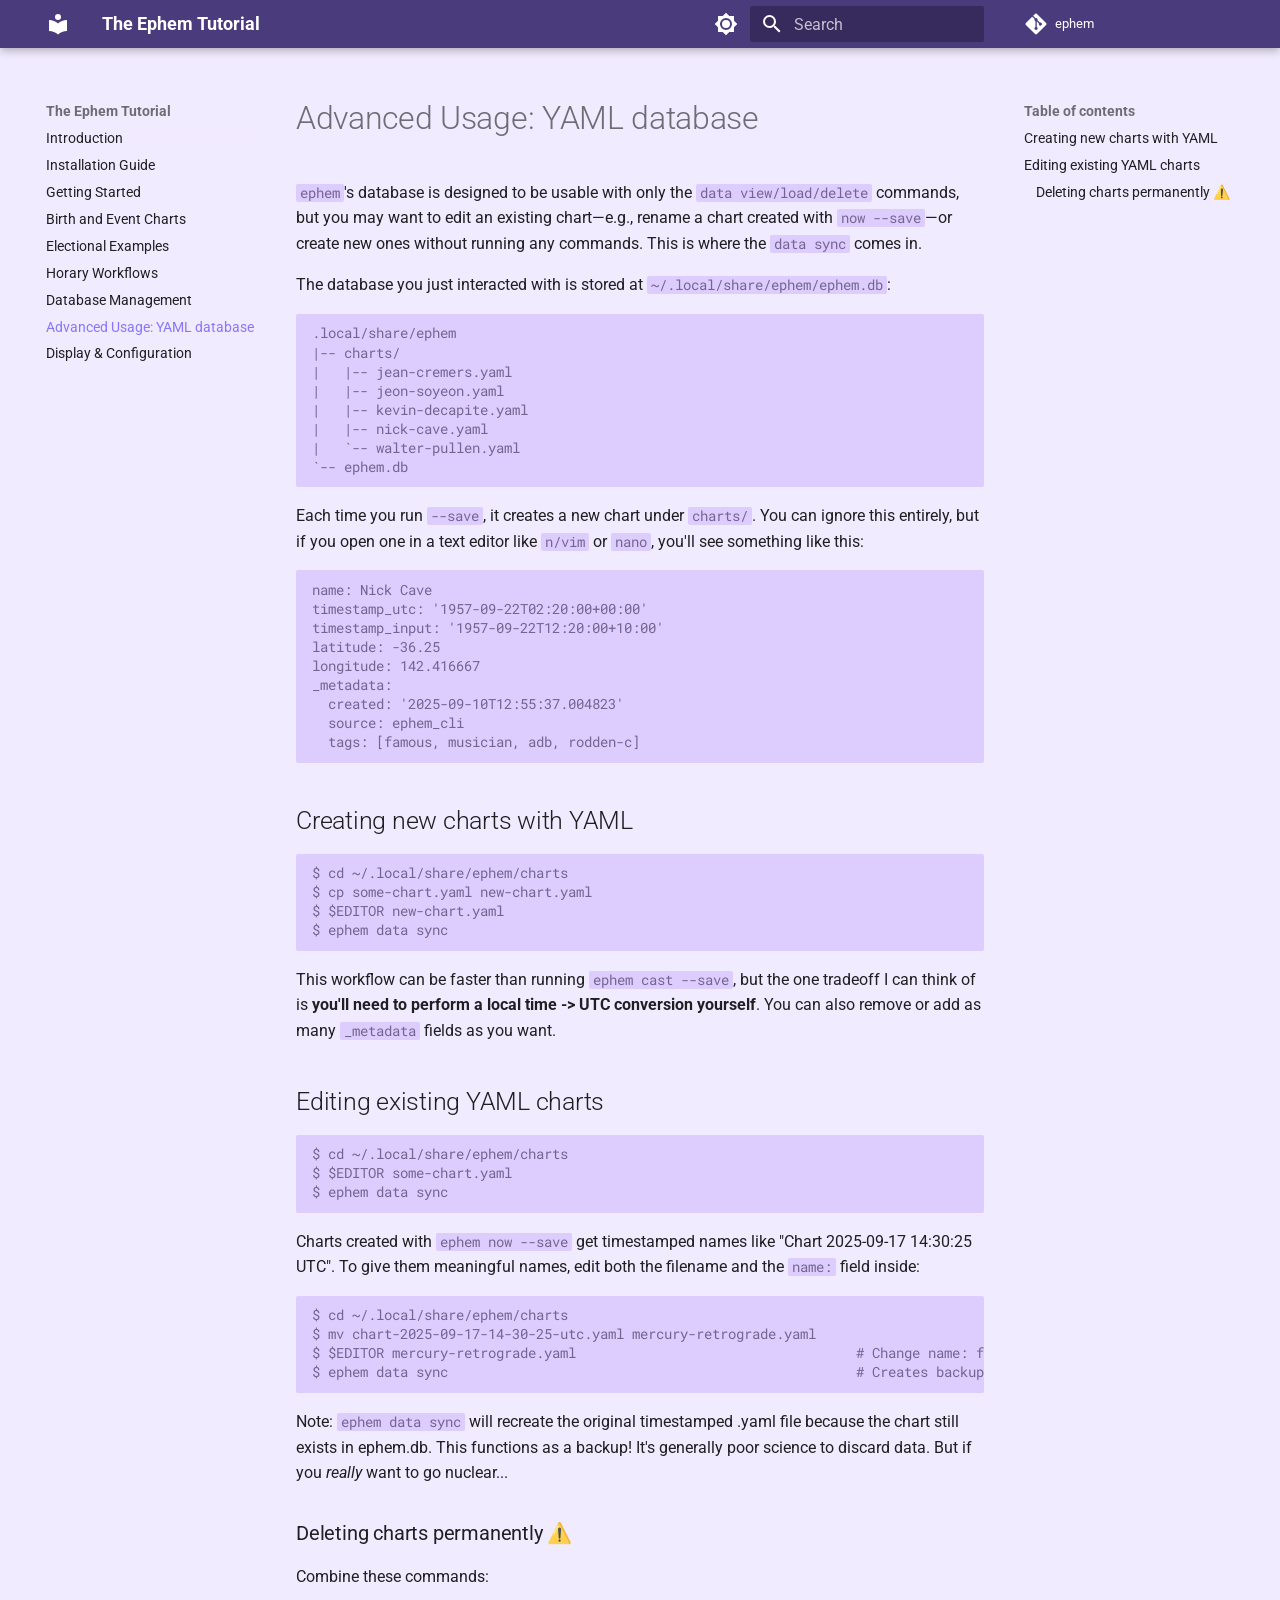
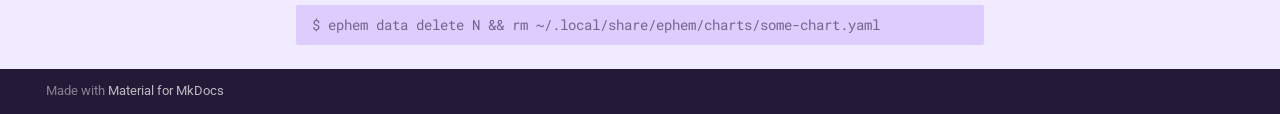
<file: 60-advanced-usage/index.html>
<!doctype html>
<html lang="en" class="no-js">
  <head>
    
      <meta charset="utf-8">
      <meta name="viewport" content="width=device-width,initial-scale=1">
      
      
      
      
        <link rel="prev" href="../50-database-management/">
      
      
        <link rel="next" href="../70-display-config/">
      
      
        
      
      
      <link rel="icon" href="../assets/images/favicon.png">
      <meta name="generator" content="mkdocs-1.6.1, mkdocs-material-9.7.1">
    
    
      
        <title>Advanced Usage: YAML database - The Ephem Tutorial</title>
      
    
    
      <link rel="stylesheet" href="../assets/stylesheets/main.484c7ddc.min.css">
      
        
        <link rel="stylesheet" href="../assets/stylesheets/palette.ab4e12ef.min.css">
      
      


    
    
      
    
    
      
        
        
        <link rel="preconnect" href="https://fonts.gstatic.com" crossorigin>
        <link rel="stylesheet" href="https://fonts.googleapis.com/css?family=Roboto:300,300i,400,400i,700,700i%7CRoboto+Mono:400,400i,700,700i&display=fallback">
        <style>:root{--md-text-font:"Roboto";--md-code-font:"Roboto Mono"}</style>
      
    
    
      <link rel="stylesheet" href="../stylesheets/extra.css">
    
    <script>__md_scope=new URL("..",location),__md_hash=e=>[...e].reduce(((e,_)=>(e<<5)-e+_.charCodeAt(0)),0),__md_get=(e,_=localStorage,t=__md_scope)=>JSON.parse(_.getItem(t.pathname+"."+e)),__md_set=(e,_,t=localStorage,a=__md_scope)=>{try{t.setItem(a.pathname+"."+e,JSON.stringify(_))}catch(e){}}</script>
    
      

    
    
  </head>
  
  
    
    
      
    
    
    
    
    <body dir="ltr" data-md-color-scheme="custom-light" data-md-color-primary="indigo" data-md-color-accent="indigo">
  
    
    <input class="md-toggle" data-md-toggle="drawer" type="checkbox" id="__drawer" autocomplete="off">
    <input class="md-toggle" data-md-toggle="search" type="checkbox" id="__search" autocomplete="off">
    <label class="md-overlay" for="__drawer"></label>
    <div data-md-component="skip">
      
        
        <a href="#advanced-usage-yaml-database" class="md-skip">
          Skip to content
        </a>
      
    </div>
    <div data-md-component="announce">
      
    </div>
    
    
      

  

<header class="md-header md-header--shadow" data-md-component="header">
  <nav class="md-header__inner md-grid" aria-label="Header">
    <a href=".." title="The Ephem Tutorial" class="md-header__button md-logo" aria-label="The Ephem Tutorial" data-md-component="logo">
      
  
  <svg xmlns="http://www.w3.org/2000/svg" viewBox="0 0 24 24"><path d="M12 8a3 3 0 0 0 3-3 3 3 0 0 0-3-3 3 3 0 0 0-3 3 3 3 0 0 0 3 3m0 3.54C9.64 9.35 6.5 8 3 8v11c3.5 0 6.64 1.35 9 3.54 2.36-2.19 5.5-3.54 9-3.54V8c-3.5 0-6.64 1.35-9 3.54"/></svg>

    </a>
    <label class="md-header__button md-icon" for="__drawer">
      
      <svg xmlns="http://www.w3.org/2000/svg" viewBox="0 0 24 24"><path d="M3 6h18v2H3zm0 5h18v2H3zm0 5h18v2H3z"/></svg>
    </label>
    <div class="md-header__title" data-md-component="header-title">
      <div class="md-header__ellipsis">
        <div class="md-header__topic">
          <span class="md-ellipsis">
            The Ephem Tutorial
          </span>
        </div>
        <div class="md-header__topic" data-md-component="header-topic">
          <span class="md-ellipsis">
            
              Advanced Usage: YAML database
            
          </span>
        </div>
      </div>
    </div>
    
      
        <form class="md-header__option" data-md-component="palette">
  
    
    
    
    <input class="md-option" data-md-color-media="" data-md-color-scheme="custom-light" data-md-color-primary="indigo" data-md-color-accent="indigo"  aria-label="Switch to dark mode"  type="radio" name="__palette" id="__palette_0">
    
      <label class="md-header__button md-icon" title="Switch to dark mode" for="__palette_1" hidden>
        <svg xmlns="http://www.w3.org/2000/svg" viewBox="0 0 24 24"><path d="M12 8a4 4 0 0 0-4 4 4 4 0 0 0 4 4 4 4 0 0 0 4-4 4 4 0 0 0-4-4m0 10a6 6 0 0 1-6-6 6 6 0 0 1 6-6 6 6 0 0 1 6 6 6 6 0 0 1-6 6m8-9.31V4h-4.69L12 .69 8.69 4H4v4.69L.69 12 4 15.31V20h4.69L12 23.31 15.31 20H20v-4.69L23.31 12z"/></svg>
      </label>
    
  
    
    
    
    <input class="md-option" data-md-color-media="" data-md-color-scheme="custom-dark" data-md-color-primary="indigo" data-md-color-accent="indigo"  aria-label="Switch to light mode"  type="radio" name="__palette" id="__palette_1">
    
      <label class="md-header__button md-icon" title="Switch to light mode" for="__palette_0" hidden>
        <svg xmlns="http://www.w3.org/2000/svg" viewBox="0 0 24 24"><path d="M12 18c-.89 0-1.74-.2-2.5-.55C11.56 16.5 13 14.42 13 12s-1.44-4.5-3.5-5.45C10.26 6.2 11.11 6 12 6a6 6 0 0 1 6 6 6 6 0 0 1-6 6m8-9.31V4h-4.69L12 .69 8.69 4H4v4.69L.69 12 4 15.31V20h4.69L12 23.31 15.31 20H20v-4.69L23.31 12z"/></svg>
      </label>
    
  
</form>
      
    
    
      <script>var palette=__md_get("__palette");if(palette&&palette.color){if("(prefers-color-scheme)"===palette.color.media){var media=matchMedia("(prefers-color-scheme: light)"),input=document.querySelector(media.matches?"[data-md-color-media='(prefers-color-scheme: light)']":"[data-md-color-media='(prefers-color-scheme: dark)']");palette.color.media=input.getAttribute("data-md-color-media"),palette.color.scheme=input.getAttribute("data-md-color-scheme"),palette.color.primary=input.getAttribute("data-md-color-primary"),palette.color.accent=input.getAttribute("data-md-color-accent")}for(var[key,value]of Object.entries(palette.color))document.body.setAttribute("data-md-color-"+key,value)}</script>
    
    
    
      
      
        <label class="md-header__button md-icon" for="__search">
          
          <svg xmlns="http://www.w3.org/2000/svg" viewBox="0 0 24 24"><path d="M9.5 3A6.5 6.5 0 0 1 16 9.5c0 1.61-.59 3.09-1.56 4.23l.27.27h.79l5 5-1.5 1.5-5-5v-.79l-.27-.27A6.52 6.52 0 0 1 9.5 16 6.5 6.5 0 0 1 3 9.5 6.5 6.5 0 0 1 9.5 3m0 2C7 5 5 7 5 9.5S7 14 9.5 14 14 12 14 9.5 12 5 9.5 5"/></svg>
        </label>
        <div class="md-search" data-md-component="search" role="dialog">
  <label class="md-search__overlay" for="__search"></label>
  <div class="md-search__inner" role="search">
    <form class="md-search__form" name="search">
      <input type="text" class="md-search__input" name="query" aria-label="Search" placeholder="Search" autocapitalize="off" autocorrect="off" autocomplete="off" spellcheck="false" data-md-component="search-query" required>
      <label class="md-search__icon md-icon" for="__search">
        
        <svg xmlns="http://www.w3.org/2000/svg" viewBox="0 0 24 24"><path d="M9.5 3A6.5 6.5 0 0 1 16 9.5c0 1.61-.59 3.09-1.56 4.23l.27.27h.79l5 5-1.5 1.5-5-5v-.79l-.27-.27A6.52 6.52 0 0 1 9.5 16 6.5 6.5 0 0 1 3 9.5 6.5 6.5 0 0 1 9.5 3m0 2C7 5 5 7 5 9.5S7 14 9.5 14 14 12 14 9.5 12 5 9.5 5"/></svg>
        
        <svg xmlns="http://www.w3.org/2000/svg" viewBox="0 0 24 24"><path d="M20 11v2H8l5.5 5.5-1.42 1.42L4.16 12l7.92-7.92L13.5 5.5 8 11z"/></svg>
      </label>
      <nav class="md-search__options" aria-label="Search">
        
        <button type="reset" class="md-search__icon md-icon" title="Clear" aria-label="Clear" tabindex="-1">
          
          <svg xmlns="http://www.w3.org/2000/svg" viewBox="0 0 24 24"><path d="M19 6.41 17.59 5 12 10.59 6.41 5 5 6.41 10.59 12 5 17.59 6.41 19 12 13.41 17.59 19 19 17.59 13.41 12z"/></svg>
        </button>
      </nav>
      
    </form>
    <div class="md-search__output">
      <div class="md-search__scrollwrap" tabindex="0" data-md-scrollfix>
        <div class="md-search-result" data-md-component="search-result">
          <div class="md-search-result__meta">
            Initializing search
          </div>
          <ol class="md-search-result__list" role="presentation"></ol>
        </div>
      </div>
    </div>
  </div>
</div>
      
    
    
      <div class="md-header__source">
        <a href="https://codeberg.org/sailorfe/ephem" title="Go to repository" class="md-source" data-md-component="source">
  <div class="md-source__icon md-icon">
    
    <svg xmlns="http://www.w3.org/2000/svg" viewBox="0 0 448 512"><!--! Font Awesome Free 7.1.0 by @fontawesome - https://fontawesome.com License - https://fontawesome.com/license/free (Icons: CC BY 4.0, Fonts: SIL OFL 1.1, Code: MIT License) Copyright 2025 Fonticons, Inc.--><path d="M439.6 236.1 244 40.5c-5.4-5.5-12.8-8.5-20.4-8.5s-15 3-20.4 8.4L162.5 81l51.5 51.5c27.1-9.1 52.7 16.8 43.4 43.7l49.7 49.7c34.2-11.8 61.2 31 35.5 56.7-26.5 26.5-70.2-2.9-56-37.3L240.3 199v121.9c25.3 12.5 22.3 41.8 9.1 55-6.4 6.4-15.2 10.1-24.3 10.1s-17.8-3.6-24.3-10.1c-17.6-17.6-11.1-46.9 11.2-56v-123c-20.8-8.5-24.6-30.7-18.6-45L142.6 101 8.5 235.1C3 240.6 0 247.9 0 255.5s3 15 8.5 20.4l195.6 195.7c5.4 5.4 12.7 8.4 20.4 8.4s15-3 20.4-8.4l194.7-194.7c5.4-5.4 8.4-12.8 8.4-20.4s-3-15-8.4-20.4"/></svg>
  </div>
  <div class="md-source__repository">
    ephem
  </div>
</a>
      </div>
    
  </nav>
  
</header>
    
    <div class="md-container" data-md-component="container">
      
      
        
          
        
      
      <main class="md-main" data-md-component="main">
        <div class="md-main__inner md-grid">
          
            
              
              <div class="md-sidebar md-sidebar--primary" data-md-component="sidebar" data-md-type="navigation" >
                <div class="md-sidebar__scrollwrap">
                  <div class="md-sidebar__inner">
                    



<nav class="md-nav md-nav--primary" aria-label="Navigation" data-md-level="0">
  <label class="md-nav__title" for="__drawer">
    <a href=".." title="The Ephem Tutorial" class="md-nav__button md-logo" aria-label="The Ephem Tutorial" data-md-component="logo">
      
  
  <svg xmlns="http://www.w3.org/2000/svg" viewBox="0 0 24 24"><path d="M12 8a3 3 0 0 0 3-3 3 3 0 0 0-3-3 3 3 0 0 0-3 3 3 3 0 0 0 3 3m0 3.54C9.64 9.35 6.5 8 3 8v11c3.5 0 6.64 1.35 9 3.54 2.36-2.19 5.5-3.54 9-3.54V8c-3.5 0-6.64 1.35-9 3.54"/></svg>

    </a>
    The Ephem Tutorial
  </label>
  
    <div class="md-nav__source">
      <a href="https://codeberg.org/sailorfe/ephem" title="Go to repository" class="md-source" data-md-component="source">
  <div class="md-source__icon md-icon">
    
    <svg xmlns="http://www.w3.org/2000/svg" viewBox="0 0 448 512"><!--! Font Awesome Free 7.1.0 by @fontawesome - https://fontawesome.com License - https://fontawesome.com/license/free (Icons: CC BY 4.0, Fonts: SIL OFL 1.1, Code: MIT License) Copyright 2025 Fonticons, Inc.--><path d="M439.6 236.1 244 40.5c-5.4-5.5-12.8-8.5-20.4-8.5s-15 3-20.4 8.4L162.5 81l51.5 51.5c27.1-9.1 52.7 16.8 43.4 43.7l49.7 49.7c34.2-11.8 61.2 31 35.5 56.7-26.5 26.5-70.2-2.9-56-37.3L240.3 199v121.9c25.3 12.5 22.3 41.8 9.1 55-6.4 6.4-15.2 10.1-24.3 10.1s-17.8-3.6-24.3-10.1c-17.6-17.6-11.1-46.9 11.2-56v-123c-20.8-8.5-24.6-30.7-18.6-45L142.6 101 8.5 235.1C3 240.6 0 247.9 0 255.5s3 15 8.5 20.4l195.6 195.7c5.4 5.4 12.7 8.4 20.4 8.4s15-3 20.4-8.4l194.7-194.7c5.4-5.4 8.4-12.8 8.4-20.4s-3-15-8.4-20.4"/></svg>
  </div>
  <div class="md-source__repository">
    ephem
  </div>
</a>
    </div>
  
  <ul class="md-nav__list" data-md-scrollfix>
    
      
      
  
  
  
  
    <li class="md-nav__item">
      <a href=".." class="md-nav__link">
        
  
  
  <span class="md-ellipsis">
    
  
    Introduction
  

    
  </span>
  
  

      </a>
    </li>
  

    
      
      
  
  
  
  
    <li class="md-nav__item">
      <a href="../00-installation/" class="md-nav__link">
        
  
  
  <span class="md-ellipsis">
    
  
    Installation Guide
  

    
  </span>
  
  

      </a>
    </li>
  

    
      
      
  
  
  
  
    <li class="md-nav__item">
      <a href="../10-getting-started/" class="md-nav__link">
        
  
  
  <span class="md-ellipsis">
    
  
    Getting Started
  

    
  </span>
  
  

      </a>
    </li>
  

    
      
      
  
  
  
  
    <li class="md-nav__item">
      <a href="../20-birth-event-charts/" class="md-nav__link">
        
  
  
  <span class="md-ellipsis">
    
  
    Birth and Event Charts
  

    
  </span>
  
  

      </a>
    </li>
  

    
      
      
  
  
  
  
    <li class="md-nav__item">
      <a href="../30-electional-examples/" class="md-nav__link">
        
  
  
  <span class="md-ellipsis">
    
  
    Electional Examples
  

    
  </span>
  
  

      </a>
    </li>
  

    
      
      
  
  
  
  
    <li class="md-nav__item">
      <a href="../40-horary-workflows/" class="md-nav__link">
        
  
  
  <span class="md-ellipsis">
    
  
    Horary Workflows
  

    
  </span>
  
  

      </a>
    </li>
  

    
      
      
  
  
  
  
    <li class="md-nav__item">
      <a href="../50-database-management/" class="md-nav__link">
        
  
  
  <span class="md-ellipsis">
    
  
    Database Management
  

    
  </span>
  
  

      </a>
    </li>
  

    
      
      
  
  
    
  
  
  
    <li class="md-nav__item md-nav__item--active">
      
      <input class="md-nav__toggle md-toggle" type="checkbox" id="__toc">
      
      
        
      
      
        <label class="md-nav__link md-nav__link--active" for="__toc">
          
  
  
  <span class="md-ellipsis">
    
  
    Advanced Usage: YAML database
  

    
  </span>
  
  

          <span class="md-nav__icon md-icon"></span>
        </label>
      
      <a href="./" class="md-nav__link md-nav__link--active">
        
  
  
  <span class="md-ellipsis">
    
  
    Advanced Usage: YAML database
  

    
  </span>
  
  

      </a>
      
        

<nav class="md-nav md-nav--secondary" aria-label="Table of contents">
  
  
  
    
  
  
    <label class="md-nav__title" for="__toc">
      <span class="md-nav__icon md-icon"></span>
      Table of contents
    </label>
    <ul class="md-nav__list" data-md-component="toc" data-md-scrollfix>
      
        <li class="md-nav__item">
  <a href="#creating-new-charts-with-yaml" class="md-nav__link">
    <span class="md-ellipsis">
      
        Creating new charts with YAML
      
    </span>
  </a>
  
</li>
      
        <li class="md-nav__item">
  <a href="#editing-existing-yaml-charts" class="md-nav__link">
    <span class="md-ellipsis">
      
        Editing existing YAML charts
      
    </span>
  </a>
  
    <nav class="md-nav" aria-label="Editing existing YAML charts">
      <ul class="md-nav__list">
        
          <li class="md-nav__item">
  <a href="#deleting-charts-permanently" class="md-nav__link">
    <span class="md-ellipsis">
      
        Deleting charts permanently ⚠️
      
    </span>
  </a>
  
</li>
        
      </ul>
    </nav>
  
</li>
      
    </ul>
  
</nav>
      
    </li>
  

    
      
      
  
  
  
  
    <li class="md-nav__item">
      <a href="../70-display-config/" class="md-nav__link">
        
  
  
  <span class="md-ellipsis">
    
  
    Display &amp; Configuration
  

    
  </span>
  
  

      </a>
    </li>
  

    
  </ul>
</nav>
                  </div>
                </div>
              </div>
            
            
              
              <div class="md-sidebar md-sidebar--secondary" data-md-component="sidebar" data-md-type="toc" >
                <div class="md-sidebar__scrollwrap">
                  <div class="md-sidebar__inner">
                    

<nav class="md-nav md-nav--secondary" aria-label="Table of contents">
  
  
  
    
  
  
    <label class="md-nav__title" for="__toc">
      <span class="md-nav__icon md-icon"></span>
      Table of contents
    </label>
    <ul class="md-nav__list" data-md-component="toc" data-md-scrollfix>
      
        <li class="md-nav__item">
  <a href="#creating-new-charts-with-yaml" class="md-nav__link">
    <span class="md-ellipsis">
      
        Creating new charts with YAML
      
    </span>
  </a>
  
</li>
      
        <li class="md-nav__item">
  <a href="#editing-existing-yaml-charts" class="md-nav__link">
    <span class="md-ellipsis">
      
        Editing existing YAML charts
      
    </span>
  </a>
  
    <nav class="md-nav" aria-label="Editing existing YAML charts">
      <ul class="md-nav__list">
        
          <li class="md-nav__item">
  <a href="#deleting-charts-permanently" class="md-nav__link">
    <span class="md-ellipsis">
      
        Deleting charts permanently ⚠️
      
    </span>
  </a>
  
</li>
        
      </ul>
    </nav>
  
</li>
      
    </ul>
  
</nav>
                  </div>
                </div>
              </div>
            
          
          
            <div class="md-content" data-md-component="content">
              
              <article class="md-content__inner md-typeset">
                
                  



<h1 id="advanced-usage-yaml-database">Advanced Usage: YAML database</h1>
<p><code>ephem</code>'s database is designed to be usable with only the <code>data view/load/delete</code> commands, but you may want to edit an existing chart—e.g., rename a chart created with <code>now --save</code>—or create new ones without running any commands. This is where the <code>data sync</code> comes in.</p>
<p>The database you just interacted with is stored at <code>~/.local/share/ephem/ephem.db</code>:</p>
<pre><code>.local/share/ephem
|-- charts/
|   |-- jean-cremers.yaml
|   |-- jeon-soyeon.yaml
|   |-- kevin-decapite.yaml
|   |-- nick-cave.yaml
|   `-- walter-pullen.yaml
`-- ephem.db
</code></pre>
<p>Each time you run <code>--save</code>, it creates a new chart under <code>charts/</code>. You can ignore this entirely, but if you open one in a text editor like <code>n/vim</code> or <code>nano</code>, you'll see something like this:</p>
<pre><code class="language-yaml">name: Nick Cave
timestamp_utc: '1957-09-22T02:20:00+00:00'
timestamp_input: '1957-09-22T12:20:00+10:00'
latitude: -36.25
longitude: 142.416667
_metadata:
  created: '2025-09-10T12:55:37.004823'
  source: ephem_cli
  tags: [famous, musician, adb, rodden-c]
</code></pre>
<h2 id="creating-new-charts-with-yaml">Creating new charts with YAML</h2>
<pre><code class="language-sh">$ cd ~/.local/share/ephem/charts
$ cp some-chart.yaml new-chart.yaml
$ $EDITOR new-chart.yaml
$ ephem data sync
</code></pre>
<p>This workflow can be faster than running <code>ephem cast --save</code>, but the one tradeoff I can think of is <strong>you'll need to perform a local time -&gt; UTC conversion yourself</strong>. You can also remove or add as many <code>_metadata</code> fields as you want.</p>
<h2 id="editing-existing-yaml-charts">Editing existing YAML charts</h2>
<pre><code class="language-sh">$ cd ~/.local/share/ephem/charts
$ $EDITOR some-chart.yaml
$ ephem data sync
</code></pre>
<p>Charts created with <code>ephem now --save</code> get timestamped names like "Chart 2025-09-17 14:30:25 UTC". To give them meaningful names, edit both the filename and the <code>name:</code> field inside:</p>
<pre><code class="language-sh">$ cd ~/.local/share/ephem/charts
$ mv chart-2025-09-17-14-30-25-utc.yaml mercury-retrograde.yaml
$ $EDITOR mercury-retrograde.yaml                                   # Change name: field
$ ephem data sync                                                   # Creates backup of original timestamped version
</code></pre>
<p>Note: <code>ephem data sync</code> will recreate the original timestamped .yaml file because the chart still exists in ephem.db. This functions as a backup! It's generally poor science to discard data. But if you <em>really</em> want to go nuclear...</p>
<h3 id="deleting-charts-permanently">Deleting charts permanently ⚠️</h3>
<p>Combine these commands:</p>
<pre><code class="language-sh">$ ephem data delete N &amp;&amp; rm ~/.local/share/ephem/charts/some-chart.yaml
</code></pre>












                
              </article>
            </div>
          
          
<script>var target=document.getElementById(location.hash.slice(1));target&&target.name&&(target.checked=target.name.startsWith("__tabbed_"))</script>
        </div>
        
      </main>
      
        <footer class="md-footer">
  
  <div class="md-footer-meta md-typeset">
    <div class="md-footer-meta__inner md-grid">
      <div class="md-copyright">
  
  
    Made with
    <a href="https://squidfunk.github.io/mkdocs-material/" target="_blank" rel="noopener">
      Material for MkDocs
    </a>
  
</div>
      
    </div>
  </div>
</footer>
      
    </div>
    <div class="md-dialog" data-md-component="dialog">
      <div class="md-dialog__inner md-typeset"></div>
    </div>
    
    
    
      
      
      <script id="__config" type="application/json">{"annotate": null, "base": "..", "features": [], "search": "../assets/javascripts/workers/search.2c215733.min.js", "tags": null, "translations": {"clipboard.copied": "Copied to clipboard", "clipboard.copy": "Copy to clipboard", "search.result.more.one": "1 more on this page", "search.result.more.other": "# more on this page", "search.result.none": "No matching documents", "search.result.one": "1 matching document", "search.result.other": "# matching documents", "search.result.placeholder": "Type to start searching", "search.result.term.missing": "Missing", "select.version": "Select version"}, "version": null}</script>
    
    
      <script src="../assets/javascripts/bundle.79ae519e.min.js"></script>
      
    
  </body>
</html>
</file>
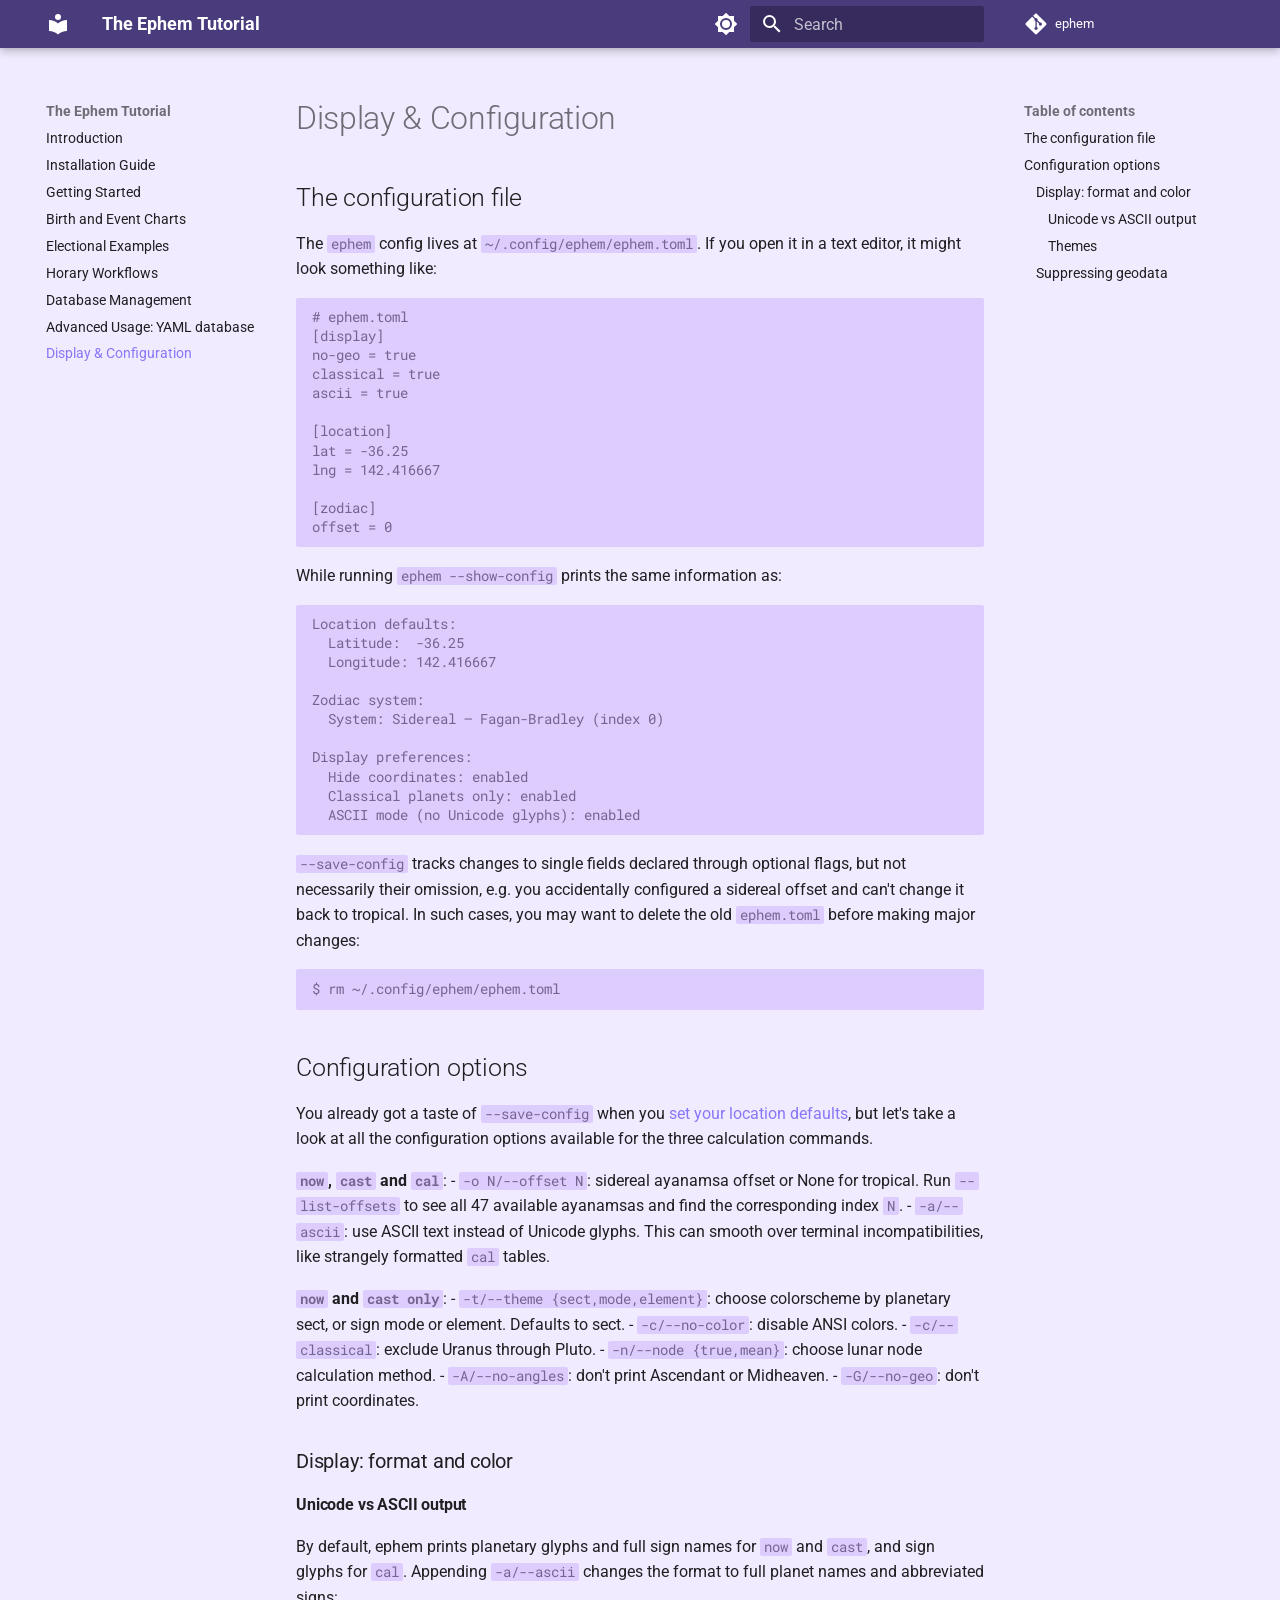
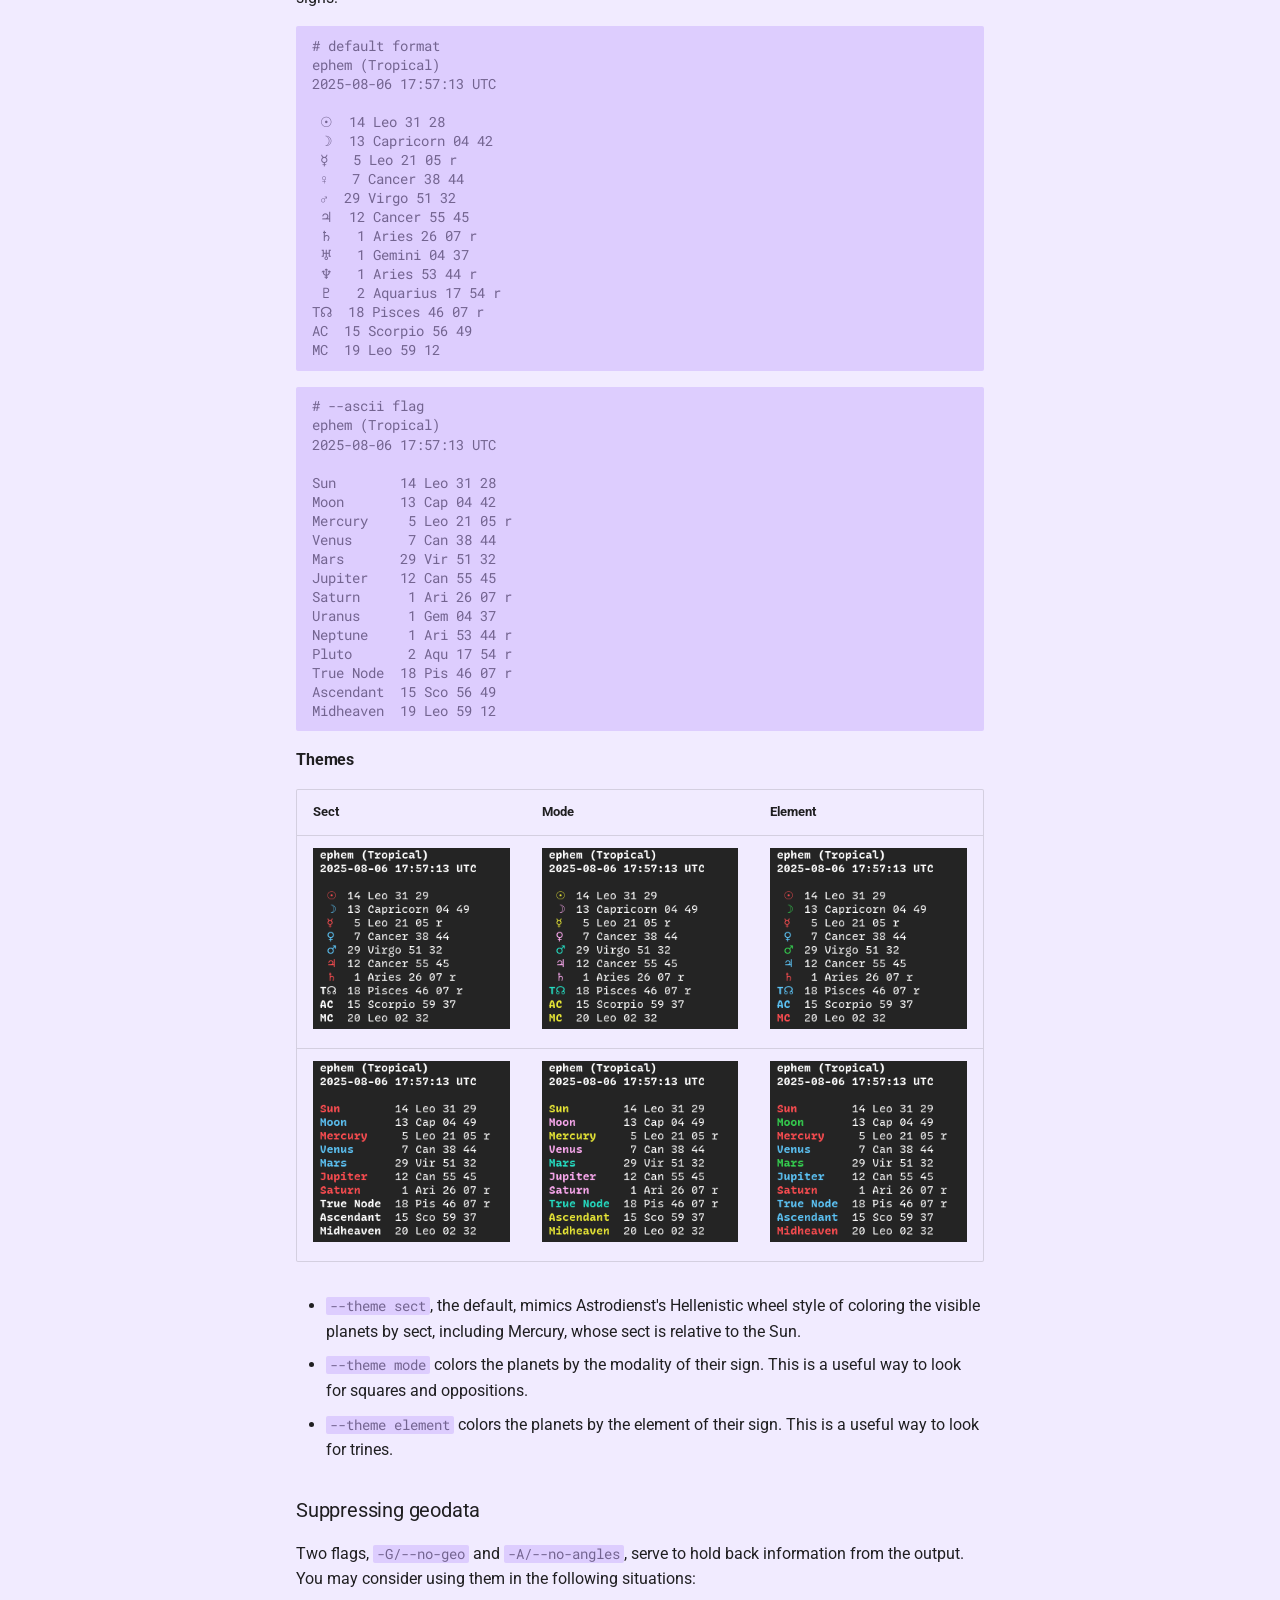
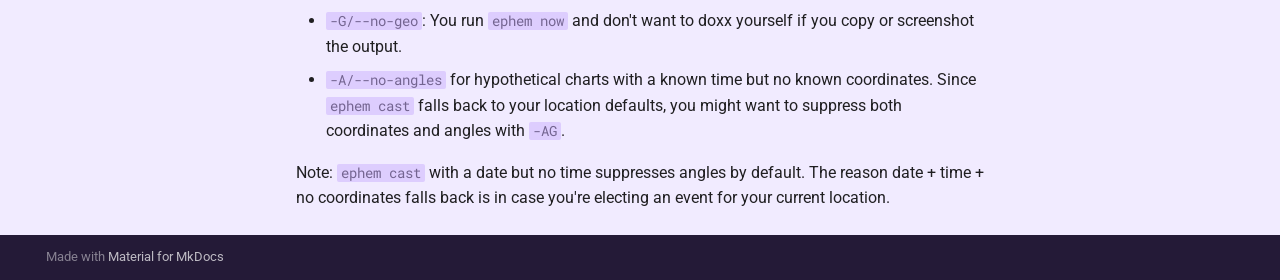
<file: 70-display-config/index.html>
<!doctype html>
<html lang="en" class="no-js">
  <head>
    
      <meta charset="utf-8">
      <meta name="viewport" content="width=device-width,initial-scale=1">
      
      
      
      
        <link rel="prev" href="../60-advanced-usage/">
      
      
      
        
      
      
      <link rel="icon" href="../assets/images/favicon.png">
      <meta name="generator" content="mkdocs-1.6.1, mkdocs-material-9.7.1">
    
    
      
        <title>Display & Configuration - The Ephem Tutorial</title>
      
    
    
      <link rel="stylesheet" href="../assets/stylesheets/main.484c7ddc.min.css">
      
        
        <link rel="stylesheet" href="../assets/stylesheets/palette.ab4e12ef.min.css">
      
      


    
    
      
    
    
      
        
        
        <link rel="preconnect" href="https://fonts.gstatic.com" crossorigin>
        <link rel="stylesheet" href="https://fonts.googleapis.com/css?family=Roboto:300,300i,400,400i,700,700i%7CRoboto+Mono:400,400i,700,700i&display=fallback">
        <style>:root{--md-text-font:"Roboto";--md-code-font:"Roboto Mono"}</style>
      
    
    
      <link rel="stylesheet" href="../stylesheets/extra.css">
    
    <script>__md_scope=new URL("..",location),__md_hash=e=>[...e].reduce(((e,_)=>(e<<5)-e+_.charCodeAt(0)),0),__md_get=(e,_=localStorage,t=__md_scope)=>JSON.parse(_.getItem(t.pathname+"."+e)),__md_set=(e,_,t=localStorage,a=__md_scope)=>{try{t.setItem(a.pathname+"."+e,JSON.stringify(_))}catch(e){}}</script>
    
      

    
    
  </head>
  
  
    
    
      
    
    
    
    
    <body dir="ltr" data-md-color-scheme="custom-light" data-md-color-primary="indigo" data-md-color-accent="indigo">
  
    
    <input class="md-toggle" data-md-toggle="drawer" type="checkbox" id="__drawer" autocomplete="off">
    <input class="md-toggle" data-md-toggle="search" type="checkbox" id="__search" autocomplete="off">
    <label class="md-overlay" for="__drawer"></label>
    <div data-md-component="skip">
      
        
        <a href="#display-configuration" class="md-skip">
          Skip to content
        </a>
      
    </div>
    <div data-md-component="announce">
      
    </div>
    
    
      

  

<header class="md-header md-header--shadow" data-md-component="header">
  <nav class="md-header__inner md-grid" aria-label="Header">
    <a href=".." title="The Ephem Tutorial" class="md-header__button md-logo" aria-label="The Ephem Tutorial" data-md-component="logo">
      
  
  <svg xmlns="http://www.w3.org/2000/svg" viewBox="0 0 24 24"><path d="M12 8a3 3 0 0 0 3-3 3 3 0 0 0-3-3 3 3 0 0 0-3 3 3 3 0 0 0 3 3m0 3.54C9.64 9.35 6.5 8 3 8v11c3.5 0 6.64 1.35 9 3.54 2.36-2.19 5.5-3.54 9-3.54V8c-3.5 0-6.64 1.35-9 3.54"/></svg>

    </a>
    <label class="md-header__button md-icon" for="__drawer">
      
      <svg xmlns="http://www.w3.org/2000/svg" viewBox="0 0 24 24"><path d="M3 6h18v2H3zm0 5h18v2H3zm0 5h18v2H3z"/></svg>
    </label>
    <div class="md-header__title" data-md-component="header-title">
      <div class="md-header__ellipsis">
        <div class="md-header__topic">
          <span class="md-ellipsis">
            The Ephem Tutorial
          </span>
        </div>
        <div class="md-header__topic" data-md-component="header-topic">
          <span class="md-ellipsis">
            
              Display &amp; Configuration
            
          </span>
        </div>
      </div>
    </div>
    
      
        <form class="md-header__option" data-md-component="palette">
  
    
    
    
    <input class="md-option" data-md-color-media="" data-md-color-scheme="custom-light" data-md-color-primary="indigo" data-md-color-accent="indigo"  aria-label="Switch to dark mode"  type="radio" name="__palette" id="__palette_0">
    
      <label class="md-header__button md-icon" title="Switch to dark mode" for="__palette_1" hidden>
        <svg xmlns="http://www.w3.org/2000/svg" viewBox="0 0 24 24"><path d="M12 8a4 4 0 0 0-4 4 4 4 0 0 0 4 4 4 4 0 0 0 4-4 4 4 0 0 0-4-4m0 10a6 6 0 0 1-6-6 6 6 0 0 1 6-6 6 6 0 0 1 6 6 6 6 0 0 1-6 6m8-9.31V4h-4.69L12 .69 8.69 4H4v4.69L.69 12 4 15.31V20h4.69L12 23.31 15.31 20H20v-4.69L23.31 12z"/></svg>
      </label>
    
  
    
    
    
    <input class="md-option" data-md-color-media="" data-md-color-scheme="custom-dark" data-md-color-primary="indigo" data-md-color-accent="indigo"  aria-label="Switch to light mode"  type="radio" name="__palette" id="__palette_1">
    
      <label class="md-header__button md-icon" title="Switch to light mode" for="__palette_0" hidden>
        <svg xmlns="http://www.w3.org/2000/svg" viewBox="0 0 24 24"><path d="M12 18c-.89 0-1.74-.2-2.5-.55C11.56 16.5 13 14.42 13 12s-1.44-4.5-3.5-5.45C10.26 6.2 11.11 6 12 6a6 6 0 0 1 6 6 6 6 0 0 1-6 6m8-9.31V4h-4.69L12 .69 8.69 4H4v4.69L.69 12 4 15.31V20h4.69L12 23.31 15.31 20H20v-4.69L23.31 12z"/></svg>
      </label>
    
  
</form>
      
    
    
      <script>var palette=__md_get("__palette");if(palette&&palette.color){if("(prefers-color-scheme)"===palette.color.media){var media=matchMedia("(prefers-color-scheme: light)"),input=document.querySelector(media.matches?"[data-md-color-media='(prefers-color-scheme: light)']":"[data-md-color-media='(prefers-color-scheme: dark)']");palette.color.media=input.getAttribute("data-md-color-media"),palette.color.scheme=input.getAttribute("data-md-color-scheme"),palette.color.primary=input.getAttribute("data-md-color-primary"),palette.color.accent=input.getAttribute("data-md-color-accent")}for(var[key,value]of Object.entries(palette.color))document.body.setAttribute("data-md-color-"+key,value)}</script>
    
    
    
      
      
        <label class="md-header__button md-icon" for="__search">
          
          <svg xmlns="http://www.w3.org/2000/svg" viewBox="0 0 24 24"><path d="M9.5 3A6.5 6.5 0 0 1 16 9.5c0 1.61-.59 3.09-1.56 4.23l.27.27h.79l5 5-1.5 1.5-5-5v-.79l-.27-.27A6.52 6.52 0 0 1 9.5 16 6.5 6.5 0 0 1 3 9.5 6.5 6.5 0 0 1 9.5 3m0 2C7 5 5 7 5 9.5S7 14 9.5 14 14 12 14 9.5 12 5 9.5 5"/></svg>
        </label>
        <div class="md-search" data-md-component="search" role="dialog">
  <label class="md-search__overlay" for="__search"></label>
  <div class="md-search__inner" role="search">
    <form class="md-search__form" name="search">
      <input type="text" class="md-search__input" name="query" aria-label="Search" placeholder="Search" autocapitalize="off" autocorrect="off" autocomplete="off" spellcheck="false" data-md-component="search-query" required>
      <label class="md-search__icon md-icon" for="__search">
        
        <svg xmlns="http://www.w3.org/2000/svg" viewBox="0 0 24 24"><path d="M9.5 3A6.5 6.5 0 0 1 16 9.5c0 1.61-.59 3.09-1.56 4.23l.27.27h.79l5 5-1.5 1.5-5-5v-.79l-.27-.27A6.52 6.52 0 0 1 9.5 16 6.5 6.5 0 0 1 3 9.5 6.5 6.5 0 0 1 9.5 3m0 2C7 5 5 7 5 9.5S7 14 9.5 14 14 12 14 9.5 12 5 9.5 5"/></svg>
        
        <svg xmlns="http://www.w3.org/2000/svg" viewBox="0 0 24 24"><path d="M20 11v2H8l5.5 5.5-1.42 1.42L4.16 12l7.92-7.92L13.5 5.5 8 11z"/></svg>
      </label>
      <nav class="md-search__options" aria-label="Search">
        
        <button type="reset" class="md-search__icon md-icon" title="Clear" aria-label="Clear" tabindex="-1">
          
          <svg xmlns="http://www.w3.org/2000/svg" viewBox="0 0 24 24"><path d="M19 6.41 17.59 5 12 10.59 6.41 5 5 6.41 10.59 12 5 17.59 6.41 19 12 13.41 17.59 19 19 17.59 13.41 12z"/></svg>
        </button>
      </nav>
      
    </form>
    <div class="md-search__output">
      <div class="md-search__scrollwrap" tabindex="0" data-md-scrollfix>
        <div class="md-search-result" data-md-component="search-result">
          <div class="md-search-result__meta">
            Initializing search
          </div>
          <ol class="md-search-result__list" role="presentation"></ol>
        </div>
      </div>
    </div>
  </div>
</div>
      
    
    
      <div class="md-header__source">
        <a href="https://codeberg.org/sailorfe/ephem" title="Go to repository" class="md-source" data-md-component="source">
  <div class="md-source__icon md-icon">
    
    <svg xmlns="http://www.w3.org/2000/svg" viewBox="0 0 448 512"><!--! Font Awesome Free 7.1.0 by @fontawesome - https://fontawesome.com License - https://fontawesome.com/license/free (Icons: CC BY 4.0, Fonts: SIL OFL 1.1, Code: MIT License) Copyright 2025 Fonticons, Inc.--><path d="M439.6 236.1 244 40.5c-5.4-5.5-12.8-8.5-20.4-8.5s-15 3-20.4 8.4L162.5 81l51.5 51.5c27.1-9.1 52.7 16.8 43.4 43.7l49.7 49.7c34.2-11.8 61.2 31 35.5 56.7-26.5 26.5-70.2-2.9-56-37.3L240.3 199v121.9c25.3 12.5 22.3 41.8 9.1 55-6.4 6.4-15.2 10.1-24.3 10.1s-17.8-3.6-24.3-10.1c-17.6-17.6-11.1-46.9 11.2-56v-123c-20.8-8.5-24.6-30.7-18.6-45L142.6 101 8.5 235.1C3 240.6 0 247.9 0 255.5s3 15 8.5 20.4l195.6 195.7c5.4 5.4 12.7 8.4 20.4 8.4s15-3 20.4-8.4l194.7-194.7c5.4-5.4 8.4-12.8 8.4-20.4s-3-15-8.4-20.4"/></svg>
  </div>
  <div class="md-source__repository">
    ephem
  </div>
</a>
      </div>
    
  </nav>
  
</header>
    
    <div class="md-container" data-md-component="container">
      
      
        
          
        
      
      <main class="md-main" data-md-component="main">
        <div class="md-main__inner md-grid">
          
            
              
              <div class="md-sidebar md-sidebar--primary" data-md-component="sidebar" data-md-type="navigation" >
                <div class="md-sidebar__scrollwrap">
                  <div class="md-sidebar__inner">
                    



<nav class="md-nav md-nav--primary" aria-label="Navigation" data-md-level="0">
  <label class="md-nav__title" for="__drawer">
    <a href=".." title="The Ephem Tutorial" class="md-nav__button md-logo" aria-label="The Ephem Tutorial" data-md-component="logo">
      
  
  <svg xmlns="http://www.w3.org/2000/svg" viewBox="0 0 24 24"><path d="M12 8a3 3 0 0 0 3-3 3 3 0 0 0-3-3 3 3 0 0 0-3 3 3 3 0 0 0 3 3m0 3.54C9.64 9.35 6.5 8 3 8v11c3.5 0 6.64 1.35 9 3.54 2.36-2.19 5.5-3.54 9-3.54V8c-3.5 0-6.64 1.35-9 3.54"/></svg>

    </a>
    The Ephem Tutorial
  </label>
  
    <div class="md-nav__source">
      <a href="https://codeberg.org/sailorfe/ephem" title="Go to repository" class="md-source" data-md-component="source">
  <div class="md-source__icon md-icon">
    
    <svg xmlns="http://www.w3.org/2000/svg" viewBox="0 0 448 512"><!--! Font Awesome Free 7.1.0 by @fontawesome - https://fontawesome.com License - https://fontawesome.com/license/free (Icons: CC BY 4.0, Fonts: SIL OFL 1.1, Code: MIT License) Copyright 2025 Fonticons, Inc.--><path d="M439.6 236.1 244 40.5c-5.4-5.5-12.8-8.5-20.4-8.5s-15 3-20.4 8.4L162.5 81l51.5 51.5c27.1-9.1 52.7 16.8 43.4 43.7l49.7 49.7c34.2-11.8 61.2 31 35.5 56.7-26.5 26.5-70.2-2.9-56-37.3L240.3 199v121.9c25.3 12.5 22.3 41.8 9.1 55-6.4 6.4-15.2 10.1-24.3 10.1s-17.8-3.6-24.3-10.1c-17.6-17.6-11.1-46.9 11.2-56v-123c-20.8-8.5-24.6-30.7-18.6-45L142.6 101 8.5 235.1C3 240.6 0 247.9 0 255.5s3 15 8.5 20.4l195.6 195.7c5.4 5.4 12.7 8.4 20.4 8.4s15-3 20.4-8.4l194.7-194.7c5.4-5.4 8.4-12.8 8.4-20.4s-3-15-8.4-20.4"/></svg>
  </div>
  <div class="md-source__repository">
    ephem
  </div>
</a>
    </div>
  
  <ul class="md-nav__list" data-md-scrollfix>
    
      
      
  
  
  
  
    <li class="md-nav__item">
      <a href=".." class="md-nav__link">
        
  
  
  <span class="md-ellipsis">
    
  
    Introduction
  

    
  </span>
  
  

      </a>
    </li>
  

    
      
      
  
  
  
  
    <li class="md-nav__item">
      <a href="../00-installation/" class="md-nav__link">
        
  
  
  <span class="md-ellipsis">
    
  
    Installation Guide
  

    
  </span>
  
  

      </a>
    </li>
  

    
      
      
  
  
  
  
    <li class="md-nav__item">
      <a href="../10-getting-started/" class="md-nav__link">
        
  
  
  <span class="md-ellipsis">
    
  
    Getting Started
  

    
  </span>
  
  

      </a>
    </li>
  

    
      
      
  
  
  
  
    <li class="md-nav__item">
      <a href="../20-birth-event-charts/" class="md-nav__link">
        
  
  
  <span class="md-ellipsis">
    
  
    Birth and Event Charts
  

    
  </span>
  
  

      </a>
    </li>
  

    
      
      
  
  
  
  
    <li class="md-nav__item">
      <a href="../30-electional-examples/" class="md-nav__link">
        
  
  
  <span class="md-ellipsis">
    
  
    Electional Examples
  

    
  </span>
  
  

      </a>
    </li>
  

    
      
      
  
  
  
  
    <li class="md-nav__item">
      <a href="../40-horary-workflows/" class="md-nav__link">
        
  
  
  <span class="md-ellipsis">
    
  
    Horary Workflows
  

    
  </span>
  
  

      </a>
    </li>
  

    
      
      
  
  
  
  
    <li class="md-nav__item">
      <a href="../50-database-management/" class="md-nav__link">
        
  
  
  <span class="md-ellipsis">
    
  
    Database Management
  

    
  </span>
  
  

      </a>
    </li>
  

    
      
      
  
  
  
  
    <li class="md-nav__item">
      <a href="../60-advanced-usage/" class="md-nav__link">
        
  
  
  <span class="md-ellipsis">
    
  
    Advanced Usage: YAML database
  

    
  </span>
  
  

      </a>
    </li>
  

    
      
      
  
  
    
  
  
  
    <li class="md-nav__item md-nav__item--active">
      
      <input class="md-nav__toggle md-toggle" type="checkbox" id="__toc">
      
      
        
      
      
        <label class="md-nav__link md-nav__link--active" for="__toc">
          
  
  
  <span class="md-ellipsis">
    
  
    Display &amp; Configuration
  

    
  </span>
  
  

          <span class="md-nav__icon md-icon"></span>
        </label>
      
      <a href="./" class="md-nav__link md-nav__link--active">
        
  
  
  <span class="md-ellipsis">
    
  
    Display &amp; Configuration
  

    
  </span>
  
  

      </a>
      
        

<nav class="md-nav md-nav--secondary" aria-label="Table of contents">
  
  
  
    
  
  
    <label class="md-nav__title" for="__toc">
      <span class="md-nav__icon md-icon"></span>
      Table of contents
    </label>
    <ul class="md-nav__list" data-md-component="toc" data-md-scrollfix>
      
        <li class="md-nav__item">
  <a href="#the-configuration-file" class="md-nav__link">
    <span class="md-ellipsis">
      
        The configuration file
      
    </span>
  </a>
  
</li>
      
        <li class="md-nav__item">
  <a href="#configuration-options" class="md-nav__link">
    <span class="md-ellipsis">
      
        Configuration options
      
    </span>
  </a>
  
    <nav class="md-nav" aria-label="Configuration options">
      <ul class="md-nav__list">
        
          <li class="md-nav__item">
  <a href="#display-format-and-color" class="md-nav__link">
    <span class="md-ellipsis">
      
        Display: format and color
      
    </span>
  </a>
  
    <nav class="md-nav" aria-label="Display: format and color">
      <ul class="md-nav__list">
        
          <li class="md-nav__item">
  <a href="#unicode-vs-ascii-output" class="md-nav__link">
    <span class="md-ellipsis">
      
        Unicode vs ASCII output
      
    </span>
  </a>
  
</li>
        
          <li class="md-nav__item">
  <a href="#themes" class="md-nav__link">
    <span class="md-ellipsis">
      
        Themes
      
    </span>
  </a>
  
</li>
        
      </ul>
    </nav>
  
</li>
        
          <li class="md-nav__item">
  <a href="#suppressing-geodata" class="md-nav__link">
    <span class="md-ellipsis">
      
        Suppressing geodata
      
    </span>
  </a>
  
</li>
        
      </ul>
    </nav>
  
</li>
      
    </ul>
  
</nav>
      
    </li>
  

    
  </ul>
</nav>
                  </div>
                </div>
              </div>
            
            
              
              <div class="md-sidebar md-sidebar--secondary" data-md-component="sidebar" data-md-type="toc" >
                <div class="md-sidebar__scrollwrap">
                  <div class="md-sidebar__inner">
                    

<nav class="md-nav md-nav--secondary" aria-label="Table of contents">
  
  
  
    
  
  
    <label class="md-nav__title" for="__toc">
      <span class="md-nav__icon md-icon"></span>
      Table of contents
    </label>
    <ul class="md-nav__list" data-md-component="toc" data-md-scrollfix>
      
        <li class="md-nav__item">
  <a href="#the-configuration-file" class="md-nav__link">
    <span class="md-ellipsis">
      
        The configuration file
      
    </span>
  </a>
  
</li>
      
        <li class="md-nav__item">
  <a href="#configuration-options" class="md-nav__link">
    <span class="md-ellipsis">
      
        Configuration options
      
    </span>
  </a>
  
    <nav class="md-nav" aria-label="Configuration options">
      <ul class="md-nav__list">
        
          <li class="md-nav__item">
  <a href="#display-format-and-color" class="md-nav__link">
    <span class="md-ellipsis">
      
        Display: format and color
      
    </span>
  </a>
  
    <nav class="md-nav" aria-label="Display: format and color">
      <ul class="md-nav__list">
        
          <li class="md-nav__item">
  <a href="#unicode-vs-ascii-output" class="md-nav__link">
    <span class="md-ellipsis">
      
        Unicode vs ASCII output
      
    </span>
  </a>
  
</li>
        
          <li class="md-nav__item">
  <a href="#themes" class="md-nav__link">
    <span class="md-ellipsis">
      
        Themes
      
    </span>
  </a>
  
</li>
        
      </ul>
    </nav>
  
</li>
        
          <li class="md-nav__item">
  <a href="#suppressing-geodata" class="md-nav__link">
    <span class="md-ellipsis">
      
        Suppressing geodata
      
    </span>
  </a>
  
</li>
        
      </ul>
    </nav>
  
</li>
      
    </ul>
  
</nav>
                  </div>
                </div>
              </div>
            
          
          
            <div class="md-content" data-md-component="content">
              
              <article class="md-content__inner md-typeset">
                
                  



<h1 id="display-configuration">Display &amp; Configuration</h1>
<h2 id="the-configuration-file">The configuration file</h2>
<p>The <code>ephem</code> config lives at <code>~/.config/ephem/ephem.toml</code>. If you open it in a text editor, it might look something like:</p>
<pre><code class="language-toml"># ephem.toml
[display]
no-geo = true
classical = true
ascii = true

[location]
lat = -36.25
lng = 142.416667

[zodiac]
offset = 0
</code></pre>
<p>While running <code>ephem --show-config</code> prints the same information as:</p>
<pre><code>Location defaults:
  Latitude:  -36.25
  Longitude: 142.416667

Zodiac system:
  System: Sidereal — Fagan-Bradley (index 0)

Display preferences:
  Hide coordinates: enabled
  Classical planets only: enabled
  ASCII mode (no Unicode glyphs): enabled
</code></pre>
<p><code>--save-config</code> tracks changes to single fields declared through optional flags, but not necessarily their omission, e.g. you accidentally configured a sidereal offset and can't change it back to tropical. In such cases, you may want to delete the old <code>ephem.toml</code> before making major changes:</p>
<pre><code class="language-sh">$ rm ~/.config/ephem/ephem.toml
</code></pre>
<h2 id="configuration-options">Configuration options</h2>
<p>You already got a taste of <code>--save-config</code> when you <a href="../10-getting-started/">set your location defaults</a>, but let's take a look at all the configuration options available for the three calculation commands.</p>
<p><strong><code>now</code>, <code>cast</code> and <code>cal</code></strong>:
- <code>-o N/--offset N</code>: sidereal ayanamsa offset or None for tropical. Run <code>--list-offsets</code> to see all 47 available ayanamsas and find the corresponding index <code>N</code>.
- <code>-a/--ascii</code>: use ASCII text instead of Unicode glyphs. This can smooth over terminal incompatibilities, like strangely formatted <code>cal</code> tables.</p>
<p><strong><code>now</code> and <code>cast only</code></strong>:
- <code>-t/--theme {sect,mode,element}</code>: choose colorscheme by planetary sect, or sign mode or element. Defaults to sect.
- <code>-c/--no-color</code>: disable ANSI colors.
- <code>-c/--classical</code>: exclude Uranus through Pluto.
- <code>-n/--node {true,mean}</code>: choose lunar node calculation method.
- <code>-A/--no-angles</code>: don't print Ascendant or Midheaven.
- <code>-G/--no-geo</code>: don't print coordinates.</p>
<h3 id="display-format-and-color">Display: format and color</h3>
<h4 id="unicode-vs-ascii-output">Unicode vs ASCII output</h4>
<p>By default, ephem prints planetary glyphs and full sign names for <code>now</code> and <code>cast</code>, and sign glyphs for <code>cal</code>. Appending <code>-a/--ascii</code> changes the format to full planet names and abbreviated signs:</p>
<pre><code># default format
ephem (Tropical)
2025-08-06 17:57:13 UTC

 ☉  14 Leo 31 28
 ☽  13 Capricorn 04 42
 ☿   5 Leo 21 05 r
 ♀   7 Cancer 38 44
 ♂  29 Virgo 51 32
 ♃  12 Cancer 55 45
 ♄   1 Aries 26 07 r
 ♅   1 Gemini 04 37
 ♆   1 Aries 53 44 r
 ♇   2 Aquarius 17 54 r
T☊  18 Pisces 46 07 r
AC  15 Scorpio 56 49
MC  19 Leo 59 12
</code></pre>
<pre><code># --ascii flag
ephem (Tropical)
2025-08-06 17:57:13 UTC

Sun        14 Leo 31 28
Moon       13 Cap 04 42
Mercury     5 Leo 21 05 r
Venus       7 Can 38 44
Mars       29 Vir 51 32
Jupiter    12 Can 55 45
Saturn      1 Ari 26 07 r
Uranus      1 Gem 04 37
Neptune     1 Ari 53 44 r
Pluto       2 Aqu 17 54 r
True Node  18 Pis 46 07 r
Ascendant  15 Sco 56 49
Midheaven  19 Leo 59 12
</code></pre>
<h4 id="themes">Themes</h4>
<table>
<thead>
<tr>
<th>Sect</th>
<th>Mode</th>
<th>Element</th>
</tr>
</thead>
<tbody>
<tr>
<td><img alt="sect" src="../assets/sect.png" /></td>
<td><img alt="mode" src="../assets/mode.png" /></td>
<td><img alt="element" src="../assets/element.png" /></td>
</tr>
<tr>
<td><img alt="ascii" src="../assets/sect-ascii.png" /></td>
<td><img alt="ascii" src="../assets/mode-ascii.png" /></td>
<td><img alt="ascii" src="../assets/element-ascii.png" /></td>
</tr>
</tbody>
</table>
<ul>
<li><code>--theme sect</code>, the default, mimics Astrodienst's Hellenistic wheel style of coloring the visible planets by sect, including Mercury, whose sect is relative to the Sun.</li>
<li><code>--theme mode</code> colors the planets by the modality of their sign. This is a useful way to look for squares and oppositions.</li>
<li><code>--theme element</code> colors the planets by the element of their sign. This is a useful way to look for trines.</li>
</ul>
<h3 id="suppressing-geodata">Suppressing geodata</h3>
<p>Two flags, <code>-G/--no-geo</code> and <code>-A/--no-angles</code>, serve to hold back information from the output. You may consider using them in the following situations:</p>
<ul>
<li><code>-G/--no-geo</code>: You run <code>ephem now</code> and don't want to doxx yourself if you copy or screenshot the output.</li>
<li><code>-A/--no-angles</code> for hypothetical charts with a known time but no known coordinates. Since <code>ephem cast</code> falls back to your location defaults, you might want to suppress both coordinates and angles with <code>-AG</code>.</li>
</ul>
<p>Note: <code>ephem cast</code> with a date but no time suppresses angles by default. The reason date + time + no coordinates falls back is in case you're electing an event for your current location.</p>












                
              </article>
            </div>
          
          
<script>var target=document.getElementById(location.hash.slice(1));target&&target.name&&(target.checked=target.name.startsWith("__tabbed_"))</script>
        </div>
        
      </main>
      
        <footer class="md-footer">
  
  <div class="md-footer-meta md-typeset">
    <div class="md-footer-meta__inner md-grid">
      <div class="md-copyright">
  
  
    Made with
    <a href="https://squidfunk.github.io/mkdocs-material/" target="_blank" rel="noopener">
      Material for MkDocs
    </a>
  
</div>
      
    </div>
  </div>
</footer>
      
    </div>
    <div class="md-dialog" data-md-component="dialog">
      <div class="md-dialog__inner md-typeset"></div>
    </div>
    
    
    
      
      
      <script id="__config" type="application/json">{"annotate": null, "base": "..", "features": [], "search": "../assets/javascripts/workers/search.2c215733.min.js", "tags": null, "translations": {"clipboard.copied": "Copied to clipboard", "clipboard.copy": "Copy to clipboard", "search.result.more.one": "1 more on this page", "search.result.more.other": "# more on this page", "search.result.none": "No matching documents", "search.result.one": "1 matching document", "search.result.other": "# matching documents", "search.result.placeholder": "Type to start searching", "search.result.term.missing": "Missing", "select.version": "Select version"}, "version": null}</script>
    
    
      <script src="../assets/javascripts/bundle.79ae519e.min.js"></script>
      
    
  </body>
</html>
</file>
<file: stylesheets/extra.css>
/* moon queen */
[data-md-color-scheme="custom-dark"] {
  --md-primary-fg-color: #4a3b7d;
  --md-primary-fg-color--light: #6a56aa;
  --md-primary-fg-color--dark: #312753;
  --md-primary-bg-color: #ddcdfe;

  --md-accent-fg-color: #9f91fd;
  --md-accent-fg-color--transparent: #9f91fd33;

  --md-default-fg-color: #ddcdfe;
  --md-default-fg-color--light: #f1ebff;
  --md-default-fg-color--lighter: #ddcdfe80;
  --md-default-bg-color: #241a37;

  /* content area background */
  --md-typeset-color: #ddcdfe;
  --md-typeset-bg-color: #241a37;

  /* code styling */
  --md-code-bg-color: #362753;
  --md-code-fg-color: #ddcdfe;

  /* links */
  --md-typeset-a-color: #9f91fd;

  /* additional backgrounds */
  --md-footer-bg-color: #1f1731;
  --md-footer-bg-color--dark: #1b142a;
}

[data-md-color-scheme="custom-light"] {
  --md-primary-fg-color: #4a3b7d;
  --md-primary-fg-color--light: #6a56aa;
  --md-primary-fg-color--dark: #312753;

  --md-accent-fg-color: #8877f8;

  --md-default-fg-color: #241a37;
  --md-default-bg-color: #f1ebff;
  --md-code-bg-color: #ddcdfe;
  --md-code-fg-color: #736490;

  --md-typeset-a-color: #8877f8;

  /* additional backgrounds */
  --md-footer-bg-color: #362753;
  --md-footer-bg-color--dark: #241a37;
}
</file>
<file: assets/stylesheets/main.484c7ddc.min.css>
@charset "UTF-8";html{-webkit-text-size-adjust:none;-moz-text-size-adjust:none;text-size-adjust:none;box-sizing:border-box}*,:after,:before{box-sizing:inherit}@media (prefers-reduced-motion){*,:after,:before{transition:none!important}}body{margin:0}a,button,input,label{-webkit-tap-highlight-color:transparent}a{color:inherit;text-decoration:none}hr{border:0;box-sizing:initial;display:block;height:.05rem;overflow:visible;padding:0}small{font-size:80%}sub,sup{line-height:1em}img{border-style:none}table{border-collapse:initial;border-spacing:0}td,th{font-weight:400;vertical-align:top}button{background:#0000;border:0;font-family:inherit;font-size:inherit;margin:0;padding:0}input{border:0;outline:none}:root{--md-primary-fg-color:#4051b5;--md-primary-fg-color--light:#5d6cc0;--md-primary-fg-color--dark:#303fa1;--md-primary-bg-color:#fff;--md-primary-bg-color--light:#ffffffb3;--md-accent-fg-color:#526cfe;--md-accent-fg-color--transparent:#526cfe1a;--md-accent-bg-color:#fff;--md-accent-bg-color--light:#ffffffb3}[data-md-color-scheme=default]{color-scheme:light}[data-md-color-scheme=default] img[src$="#gh-dark-mode-only"],[data-md-color-scheme=default] img[src$="#only-dark"]{display:none}:root,[data-md-color-scheme=default]{--md-hue:225deg;--md-default-fg-color:#000000de;--md-default-fg-color--light:#0000008a;--md-default-fg-color--lighter:#00000052;--md-default-fg-color--lightest:#00000012;--md-default-bg-color:#fff;--md-default-bg-color--light:#ffffffb3;--md-default-bg-color--lighter:#ffffff4d;--md-default-bg-color--lightest:#ffffff1f;--md-code-fg-color:#36464e;--md-code-bg-color:#f5f5f5;--md-code-bg-color--light:#f5f5f5b3;--md-code-bg-color--lighter:#f5f5f54d;--md-code-hl-color:#4287ff;--md-code-hl-color--light:#4287ff1a;--md-code-hl-number-color:#d52a2a;--md-code-hl-special-color:#db1457;--md-code-hl-function-color:#a846b9;--md-code-hl-constant-color:#6e59d9;--md-code-hl-keyword-color:#3f6ec6;--md-code-hl-string-color:#1c7d4d;--md-code-hl-name-color:var(--md-code-fg-color);--md-code-hl-operator-color:var(--md-default-fg-color--light);--md-code-hl-punctuation-color:var(--md-default-fg-color--light);--md-code-hl-comment-color:var(--md-default-fg-color--light);--md-code-hl-generic-color:var(--md-default-fg-color--light);--md-code-hl-variable-color:var(--md-default-fg-color--light);--md-typeset-color:var(--md-default-fg-color);--md-typeset-a-color:var(--md-primary-fg-color);--md-typeset-del-color:#f5503d26;--md-typeset-ins-color:#0bd57026;--md-typeset-kbd-color:#fafafa;--md-typeset-kbd-accent-color:#fff;--md-typeset-kbd-border-color:#b8b8b8;--md-typeset-mark-color:#ffff0080;--md-typeset-table-color:#0000001f;--md-typeset-table-color--light:rgba(0,0,0,.035);--md-admonition-fg-color:var(--md-default-fg-color);--md-admonition-bg-color:var(--md-default-bg-color);--md-warning-fg-color:#000000de;--md-warning-bg-color:#ff9;--md-footer-fg-color:#fff;--md-footer-fg-color--light:#ffffffb3;--md-footer-fg-color--lighter:#ffffff73;--md-footer-bg-color:#000000de;--md-footer-bg-color--dark:#00000052;--md-shadow-z1:0 0.2rem 0.5rem #0000000d,0 0 0.05rem #0000001a;--md-shadow-z2:0 0.2rem 0.5rem #0000001a,0 0 0.05rem #00000040;--md-shadow-z3:0 0.2rem 0.5rem #0003,0 0 0.05rem #00000059}.md-icon svg{fill:currentcolor;display:block;height:1.2rem;width:1.2rem}body{-webkit-font-smoothing:antialiased;-moz-osx-font-smoothing:grayscale;--md-text-font-family:var(--md-text-font,_),-apple-system,BlinkMacSystemFont,Helvetica,Arial,sans-serif;--md-code-font-family:var(--md-code-font,_),SFMono-Regular,Consolas,Menlo,monospace}aside,body,input{font-feature-settings:"kern","liga";color:var(--md-typeset-color);font-family:var(--md-text-font-family)}code,kbd,pre{font-feature-settings:"kern";font-family:var(--md-code-font-family)}:root{--md-typeset-table-sort-icon:url('data:image/svg+xml;charset=utf-8,<svg xmlns="http://www.w3.org/2000/svg" viewBox="0 0 24 24"><path d="m18 21-4-4h3V7h-3l4-4 4 4h-3v10h3M2 19v-2h10v2M2 13v-2h7v2M2 7V5h4v2z"/></svg>');--md-typeset-table-sort-icon--asc:url('data:image/svg+xml;charset=utf-8,<svg xmlns="http://www.w3.org/2000/svg" viewBox="0 0 24 24"><path d="M19 17h3l-4 4-4-4h3V3h2M2 17h10v2H2M6 5v2H2V5m0 6h7v2H2z"/></svg>');--md-typeset-table-sort-icon--desc:url('data:image/svg+xml;charset=utf-8,<svg xmlns="http://www.w3.org/2000/svg" viewBox="0 0 24 24"><path d="M19 7h3l-4-4-4 4h3v14h2M2 17h10v2H2M6 5v2H2V5m0 6h7v2H2z"/></svg>')}.md-typeset{-webkit-print-color-adjust:exact;color-adjust:exact;font-size:.8rem;line-height:1.6;overflow-wrap:break-word}@media print{.md-typeset{font-size:.68rem}}.md-typeset blockquote,.md-typeset dl,.md-typeset figure,.md-typeset ol,.md-typeset pre,.md-typeset ul{margin-bottom:1em;margin-top:1em}.md-typeset h1{color:var(--md-default-fg-color--light);font-size:2em;line-height:1.3;margin:0 0 1.25em}.md-typeset h1,.md-typeset h2{font-weight:300;letter-spacing:-.01em}.md-typeset h2{font-size:1.5625em;line-height:1.4;margin:1.6em 0 .64em}.md-typeset h3{font-size:1.25em;font-weight:400;letter-spacing:-.01em;line-height:1.5;margin:1.6em 0 .8em}.md-typeset h2+h3{margin-top:.8em}.md-typeset h4{font-weight:700;letter-spacing:-.01em;margin:1em 0}.md-typeset h5,.md-typeset h6{color:var(--md-default-fg-color--light);font-size:.8em;font-weight:700;letter-spacing:-.01em;margin:1.25em 0}.md-typeset h5{text-transform:uppercase}.md-typeset h5 code{text-transform:none}.md-typeset hr{border-bottom:.05rem solid var(--md-default-fg-color--lightest);display:flow-root;margin:1.5em 0}.md-typeset a{color:var(--md-typeset-a-color);word-break:break-word}.md-typeset a,.md-typeset a:before{transition:color 125ms}.md-typeset a:focus,.md-typeset a:hover{color:var(--md-accent-fg-color)}.md-typeset a:focus code,.md-typeset a:hover code{background-color:var(--md-accent-fg-color--transparent);color:var(--md-accent-fg-color)}.md-typeset a code{color:var(--md-typeset-a-color)}.md-typeset a.focus-visible{outline-color:var(--md-accent-fg-color);outline-offset:.2rem}.md-typeset code,.md-typeset kbd,.md-typeset pre{color:var(--md-code-fg-color);direction:ltr;font-variant-ligatures:none;transition:background-color 125ms}@media print{.md-typeset code,.md-typeset kbd,.md-typeset pre{white-space:pre-wrap}}.md-typeset code{background-color:var(--md-code-bg-color);border-radius:.1rem;-webkit-box-decoration-break:clone;box-decoration-break:clone;font-size:.85em;padding:0 .2941176471em;transition:color 125ms,background-color 125ms;word-break:break-word}.md-typeset code:not(.focus-visible){-webkit-tap-highlight-color:transparent;outline:none}.md-typeset pre{display:flow-root;line-height:1.4;position:relative}.md-typeset pre>code{-webkit-box-decoration-break:slice;box-decoration-break:slice;box-shadow:none;display:block;margin:0;outline-color:var(--md-accent-fg-color);overflow:auto;padding:.7720588235em 1.1764705882em;scrollbar-color:var(--md-default-fg-color--lighter) #0000;scrollbar-width:thin;touch-action:auto;word-break:normal}.md-typeset pre>code:hover{scrollbar-color:var(--md-accent-fg-color) #0000}.md-typeset pre>code::-webkit-scrollbar{height:.2rem;width:.2rem}.md-typeset pre>code::-webkit-scrollbar-thumb{background-color:var(--md-default-fg-color--lighter)}.md-typeset pre>code::-webkit-scrollbar-thumb:hover{background-color:var(--md-accent-fg-color)}.md-typeset kbd{background-color:var(--md-typeset-kbd-color);border-radius:.1rem;box-shadow:0 .1rem 0 .05rem var(--md-typeset-kbd-border-color),0 .1rem 0 var(--md-typeset-kbd-border-color),0 -.1rem .2rem var(--md-typeset-kbd-accent-color) inset;color:var(--md-default-fg-color);display:inline-block;font-size:.75em;padding:0 .6666666667em;vertical-align:text-top;word-break:break-word}.md-typeset mark{background-color:var(--md-typeset-mark-color);-webkit-box-decoration-break:clone;box-decoration-break:clone;color:inherit;word-break:break-word}.md-typeset abbr{cursor:help;text-decoration:none}.md-typeset [data-preview],.md-typeset abbr{border-bottom:.05rem dotted var(--md-default-fg-color--light)}.md-typeset small{opacity:.75}[dir=ltr] .md-typeset sub,[dir=ltr] .md-typeset sup{margin-left:.078125em}[dir=rtl] .md-typeset sub,[dir=rtl] .md-typeset sup{margin-right:.078125em}[dir=ltr] .md-typeset blockquote{padding-left:.6rem}[dir=rtl] .md-typeset blockquote{padding-right:.6rem}[dir=ltr] .md-typeset blockquote{border-left:.2rem solid var(--md-default-fg-color--lighter)}[dir=rtl] .md-typeset blockquote{border-right:.2rem solid var(--md-default-fg-color--lighter)}.md-typeset blockquote{color:var(--md-default-fg-color--light);margin-left:0;margin-right:0}.md-typeset ul{list-style-type:disc}.md-typeset ul[type]{list-style-type:revert-layer}[dir=ltr] .md-typeset ol,[dir=ltr] .md-typeset ul{margin-left:.625em}[dir=rtl] .md-typeset ol,[dir=rtl] .md-typeset ul{margin-right:.625em}.md-typeset ol,.md-typeset ul{padding:0}.md-typeset ol:not([hidden]),.md-typeset ul:not([hidden]){display:flow-root}.md-typeset ol ol,.md-typeset ul ol{list-style-type:lower-alpha}.md-typeset ol ol ol,.md-typeset ul ol ol{list-style-type:lower-roman}.md-typeset ol ol ol ol,.md-typeset ul ol ol ol{list-style-type:upper-alpha}.md-typeset ol ol ol ol ol,.md-typeset ul ol ol ol ol{list-style-type:upper-roman}.md-typeset ol[type],.md-typeset ul[type]{list-style-type:revert-layer}[dir=ltr] .md-typeset ol li,[dir=ltr] .md-typeset ul li{margin-left:1.25em}[dir=rtl] .md-typeset ol li,[dir=rtl] .md-typeset ul li{margin-right:1.25em}.md-typeset ol li,.md-typeset ul li{margin-bottom:.5em}.md-typeset ol li blockquote,.md-typeset ol li p,.md-typeset ul li blockquote,.md-typeset ul li p{margin:.5em 0}.md-typeset ol li:last-child,.md-typeset ul li:last-child{margin-bottom:0}[dir=ltr] .md-typeset ol li ol,[dir=ltr] .md-typeset ol li ul,[dir=ltr] .md-typeset ul li ol,[dir=ltr] .md-typeset ul li ul{margin-left:.625em}[dir=rtl] .md-typeset ol li ol,[dir=rtl] .md-typeset ol li ul,[dir=rtl] .md-typeset ul li ol,[dir=rtl] .md-typeset ul li ul{margin-right:.625em}.md-typeset ol li ol,.md-typeset ol li ul,.md-typeset ul li ol,.md-typeset ul li ul{margin-bottom:.5em;margin-top:.5em}[dir=ltr] .md-typeset dd{margin-left:1.875em}[dir=rtl] .md-typeset dd{margin-right:1.875em}.md-typeset dd{margin-bottom:1.5em;margin-top:1em}.md-typeset img,.md-typeset svg,.md-typeset video{height:auto;max-width:100%}.md-typeset img[align=left]{margin:1em 1em 1em 0}.md-typeset img[align=right]{margin:1em 0 1em 1em}.md-typeset img[align]:only-child{margin-top:0}.md-typeset figure{display:flow-root;margin:1em auto;max-width:100%;text-align:center;width:fit-content}.md-typeset figure img{display:block;margin:0 auto}.md-typeset figcaption{font-style:italic;margin:1em auto;max-width:24rem}.md-typeset iframe{max-width:100%}.md-typeset table:not([class]){background-color:var(--md-default-bg-color);border:.05rem solid var(--md-typeset-table-color);border-radius:.1rem;display:inline-block;font-size:.64rem;max-width:100%;overflow:auto;touch-action:auto}@media print{.md-typeset table:not([class]){display:table}}.md-typeset table:not([class])+*{margin-top:1.5em}.md-typeset table:not([class]) td>:first-child,.md-typeset table:not([class]) th>:first-child{margin-top:0}.md-typeset table:not([class]) td>:last-child,.md-typeset table:not([class]) th>:last-child{margin-bottom:0}.md-typeset table:not([class]) td:not([align]),.md-typeset table:not([class]) th:not([align]){text-align:left}[dir=rtl] .md-typeset table:not([class]) td:not([align]),[dir=rtl] .md-typeset table:not([class]) th:not([align]){text-align:right}.md-typeset table:not([class]) th{font-weight:700;min-width:5rem;padding:.9375em 1.25em;vertical-align:top}.md-typeset table:not([class]) td{border-top:.05rem solid var(--md-typeset-table-color);padding:.9375em 1.25em;vertical-align:top}.md-typeset table:not([class]) tbody tr{transition:background-color 125ms}.md-typeset table:not([class]) tbody tr:hover{background-color:var(--md-typeset-table-color--light);box-shadow:0 .05rem 0 var(--md-default-bg-color) inset}.md-typeset table:not([class]) a{word-break:normal}.md-typeset table th[role=columnheader]{cursor:pointer}[dir=ltr] .md-typeset table th[role=columnheader]:after{margin-left:.5em}[dir=rtl] .md-typeset table th[role=columnheader]:after{margin-right:.5em}.md-typeset table th[role=columnheader]:after{content:"";display:inline-block;height:1.2em;-webkit-mask-image:var(--md-typeset-table-sort-icon);mask-image:var(--md-typeset-table-sort-icon);-webkit-mask-repeat:no-repeat;mask-repeat:no-repeat;-webkit-mask-size:contain;mask-size:contain;transition:background-color 125ms;vertical-align:text-bottom;width:1.2em}.md-typeset table th[role=columnheader]:hover:after{background-color:var(--md-default-fg-color--lighter)}.md-typeset table th[role=columnheader][aria-sort=ascending]:after{background-color:var(--md-default-fg-color--light);-webkit-mask-image:var(--md-typeset-table-sort-icon--asc);mask-image:var(--md-typeset-table-sort-icon--asc)}.md-typeset table th[role=columnheader][aria-sort=descending]:after{background-color:var(--md-default-fg-color--light);-webkit-mask-image:var(--md-typeset-table-sort-icon--desc);mask-image:var(--md-typeset-table-sort-icon--desc)}.md-typeset__scrollwrap{margin:1em -.8rem;overflow-x:auto;touch-action:auto}.md-typeset__table{display:inline-block;margin-bottom:.5em;padding:0 .8rem}@media print{.md-typeset__table{display:block}}html .md-typeset__table table{display:table;margin:0;overflow:hidden;width:100%}@media screen and (max-width:44.984375em){.md-content__inner>pre{margin:1em -.8rem}.md-content__inner>pre code{border-radius:0}}.md-typeset .md-author{border-radius:100%;display:block;flex-shrink:0;height:1.6rem;overflow:hidden;position:relative;transition:color 125ms,transform 125ms;width:1.6rem}.md-typeset .md-author img{display:block}.md-typeset .md-author--more{background:var(--md-default-fg-color--lightest);color:var(--md-default-fg-color--lighter);font-size:.6rem;font-weight:700;line-height:1.6rem;text-align:center}.md-typeset .md-author--long{height:2.4rem;width:2.4rem}.md-typeset a.md-author{transform:scale(1)}.md-typeset a.md-author img{border-radius:100%;filter:grayscale(100%) opacity(75%);transition:filter 125ms}.md-typeset a.md-author:focus,.md-typeset a.md-author:hover{transform:scale(1.1);z-index:1}.md-typeset a.md-author:focus img,.md-typeset a.md-author:hover img{filter:grayscale(0)}.md-banner{background-color:var(--md-footer-bg-color);color:var(--md-footer-fg-color);overflow:auto}@media print{.md-banner{display:none}}.md-banner--warning{background-color:var(--md-warning-bg-color);color:var(--md-warning-fg-color)}.md-banner__inner{font-size:.7rem;margin:.6rem auto;padding:0 .8rem}[dir=ltr] .md-banner__button{float:right}[dir=rtl] .md-banner__button{float:left}.md-banner__button{color:inherit;cursor:pointer;transition:opacity .25s}.no-js .md-banner__button{display:none}.md-banner__button:hover{opacity:.7}html{font-size:125%;height:100%;overflow-x:hidden}@media screen and (min-width:100em){html{font-size:137.5%}}@media screen and (min-width:125em){html{font-size:150%}}body{background-color:var(--md-default-bg-color);display:flex;flex-direction:column;font-size:.5rem;min-height:100%;position:relative;width:100%}@media print{body{display:block}}@media screen and (max-width:59.984375em){body[data-md-scrolllock]{position:fixed}}.md-grid{margin-left:auto;margin-right:auto;max-width:61rem}.md-container{display:flex;flex-direction:column;flex-grow:1}@media print{.md-container{display:block}}.md-main{flex-grow:1}.md-main__inner{display:flex;height:100%;margin-top:1.5rem}.md-ellipsis{overflow:hidden;text-overflow:ellipsis}.md-toggle{display:none}.md-option{height:0;opacity:0;position:absolute;width:0}.md-option:checked+label:not([hidden]){display:block}.md-option.focus-visible+label{outline-color:var(--md-accent-fg-color);outline-style:auto}.md-skip{background-color:var(--md-default-fg-color);border-radius:.1rem;color:var(--md-default-bg-color);font-size:.64rem;margin:.5rem;opacity:0;outline-color:var(--md-accent-fg-color);padding:.3rem .5rem;position:fixed;transform:translateY(.4rem);z-index:-1}.md-skip:focus{opacity:1;transform:translateY(0);transition:transform .25s cubic-bezier(.4,0,.2,1),opacity 175ms 75ms;z-index:10}@page{margin:25mm}:root{--md-clipboard-icon:url('data:image/svg+xml;charset=utf-8,<svg xmlns="http://www.w3.org/2000/svg" viewBox="0 0 24 24"><path d="M19 21H8V7h11m0-2H8a2 2 0 0 0-2 2v14a2 2 0 0 0 2 2h11a2 2 0 0 0 2-2V7a2 2 0 0 0-2-2m-3-4H4a2 2 0 0 0-2 2v14h2V3h12z"/></svg>')}.md-clipboard{border-radius:.1rem;color:var(--md-default-fg-color--lightest);cursor:pointer;height:1.5em;outline-color:var(--md-accent-fg-color);outline-offset:.1rem;transition:color .25s;width:1.5em;z-index:1}@media print{.md-clipboard{display:none}}.md-clipboard:not(.focus-visible){-webkit-tap-highlight-color:transparent;outline:none}:hover>.md-clipboard{color:var(--md-default-fg-color--light)}.md-clipboard:focus,.md-clipboard:hover{color:var(--md-accent-fg-color)}.md-clipboard:after{background-color:currentcolor;content:"";display:block;height:1.125em;margin:0 auto;-webkit-mask-image:var(--md-clipboard-icon);mask-image:var(--md-clipboard-icon);-webkit-mask-position:center;mask-position:center;-webkit-mask-repeat:no-repeat;mask-repeat:no-repeat;-webkit-mask-size:contain;mask-size:contain;width:1.125em}.md-clipboard--inline{cursor:pointer}.md-clipboard--inline code{transition:color .25s,background-color .25s}.md-clipboard--inline:focus code,.md-clipboard--inline:hover code{background-color:var(--md-accent-fg-color--transparent);color:var(--md-accent-fg-color)}:root{--md-code-select-icon:url('data:image/svg+xml;charset=utf-8,<svg xmlns="http://www.w3.org/2000/svg" viewBox="0 0 24 24"><path d="M19 19h-4v2h4c1.1 0 2-.9 2-2v-4h-2m0-12h-4v2h4v4h2V5c0-1.1-.9-2-2-2M5 5h4V3H5c-1.1 0-2 .9-2 2v4h2m0 6H3v4c0 1.1.9 2 2 2h4v-2H5zm2-4h2v2H7zm4 0h2v2h-2zm4 0h2v2h-2zM7 7h2v2H7zm4 0h2v2h-2zm4 0h2v2h-2zm-8 8h2v2H7zm4 0h2v2h-2zm4 0h2v2h-2z"/></svg>');--md-code-copy-icon:url('data:image/svg+xml;charset=utf-8,<svg xmlns="http://www.w3.org/2000/svg" viewBox="0 0 24 24"><path d="M19 21H8V7h11m0-2H8a2 2 0 0 0-2 2v14a2 2 0 0 0 2 2h11a2 2 0 0 0 2-2V7a2 2 0 0 0-2-2m-3-4H4a2 2 0 0 0-2 2v14h2V3h12z"/></svg>')}.md-typeset .md-code__content{display:grid}.md-code__nav{background-color:var(--md-code-bg-color--lighter);border-radius:.1rem;display:flex;gap:.2rem;padding:.2rem;position:absolute;right:.25em;top:.25em;transition:background-color .25s;z-index:1}:hover>.md-code__nav{background-color:var(--md-code-bg-color--light)}.md-code__button{color:var(--md-default-fg-color--lightest);cursor:pointer;display:block;height:1.5em;outline-color:var(--md-accent-fg-color);outline-offset:.1rem;transition:color .25s;width:1.5em}:hover>*>.md-code__button{color:var(--md-default-fg-color--light)}.md-code__button.focus-visible,.md-code__button:hover{color:var(--md-accent-fg-color)}.md-code__button--active{color:var(--md-default-fg-color)!important}.md-code__button:after{background-color:currentcolor;content:"";display:block;height:1.125em;margin:0 auto;-webkit-mask-position:center;mask-position:center;-webkit-mask-repeat:no-repeat;mask-repeat:no-repeat;-webkit-mask-size:contain;mask-size:contain;width:1.125em}.md-code__button[data-md-type=select]:after{-webkit-mask-image:var(--md-code-select-icon);mask-image:var(--md-code-select-icon)}.md-code__button[data-md-type=copy]:after{-webkit-mask-image:var(--md-code-copy-icon);mask-image:var(--md-code-copy-icon)}@keyframes consent{0%{opacity:0;transform:translateY(100%)}to{opacity:1;transform:translateY(0)}}@keyframes overlay{0%{opacity:0}to{opacity:1}}.md-consent__overlay{animation:overlay .25s both;-webkit-backdrop-filter:blur(.1rem);backdrop-filter:blur(.1rem);background-color:#0000008a;height:100%;opacity:1;position:fixed;top:0;width:100%;z-index:5}.md-consent__inner{animation:consent .5s cubic-bezier(.1,.7,.1,1) both;background-color:var(--md-default-bg-color);border:0;border-radius:.1rem;bottom:0;box-shadow:0 0 .2rem #0000001a,0 .2rem .4rem #0003;max-height:100%;overflow:auto;padding:0;position:fixed;width:100%;z-index:5}.md-consent__form{padding:.8rem}.md-consent__settings{display:none;margin:1em 0}input:checked+.md-consent__settings{display:block}.md-consent__controls{margin-bottom:.8rem}.md-typeset .md-consent__controls .md-button{display:inline}@media screen and (max-width:44.984375em){.md-typeset .md-consent__controls .md-button{display:block;margin-top:.4rem;text-align:center;width:100%}}.md-consent label{cursor:pointer}.md-content{flex-grow:1;min-width:0}.md-content__inner{margin:0 .8rem 1.2rem;padding-top:.6rem}@media screen and (min-width:76.25em){[dir=ltr] .md-sidebar--primary:not([hidden])~.md-content>.md-content__inner{margin-left:1.2rem}[dir=ltr] .md-sidebar--secondary:not([hidden])~.md-content>.md-content__inner,[dir=rtl] .md-sidebar--primary:not([hidden])~.md-content>.md-content__inner{margin-right:1.2rem}[dir=rtl] .md-sidebar--secondary:not([hidden])~.md-content>.md-content__inner{margin-left:1.2rem}}.md-content__inner:before{content:"";display:block;height:.4rem}.md-content__inner>:last-child{margin-bottom:0}[dir=ltr] .md-content__button{float:right}[dir=rtl] .md-content__button{float:left}[dir=ltr] .md-content__button{margin-left:.4rem}[dir=rtl] .md-content__button{margin-right:.4rem}.md-content__button{margin:.4rem 0;padding:0}@media print{.md-content__button{display:none}}.md-typeset .md-content__button{color:var(--md-default-fg-color--lighter)}.md-content__button svg{display:inline;vertical-align:top}[dir=rtl] .md-content__button svg{transform:scaleX(-1)}[dir=ltr] .md-dialog{right:.8rem}[dir=rtl] .md-dialog{left:.8rem}.md-dialog{background-color:var(--md-default-fg-color);border-radius:.1rem;bottom:.8rem;box-shadow:var(--md-shadow-z3);min-width:11.1rem;opacity:0;padding:.4rem .6rem;pointer-events:none;position:fixed;transform:translateY(100%);transition:transform 0ms .4s,opacity .4s;z-index:4}@media print{.md-dialog{display:none}}.md-dialog--active{opacity:1;pointer-events:auto;transform:translateY(0);transition:transform .4s cubic-bezier(.075,.85,.175,1),opacity .4s}.md-dialog__inner{color:var(--md-default-bg-color);font-size:.7rem}.md-feedback{margin:2em 0 1em;text-align:center}.md-feedback fieldset{border:none;margin:0;padding:0}.md-feedback__title{font-weight:700;margin:1em auto}.md-feedback__inner{position:relative}.md-feedback__list{display:flex;flex-wrap:wrap;place-content:baseline center;position:relative}.md-feedback__list:hover .md-icon:not(:disabled){color:var(--md-default-fg-color--lighter)}:disabled .md-feedback__list{min-height:1.8rem}.md-feedback__icon{color:var(--md-default-fg-color--light);cursor:pointer;flex-shrink:0;margin:0 .1rem;transition:color 125ms}.md-feedback__icon:not(:disabled).md-icon:hover{color:var(--md-accent-fg-color)}.md-feedback__icon:disabled{color:var(--md-default-fg-color--lightest);pointer-events:none}.md-feedback__note{opacity:0;position:relative;transform:translateY(.4rem);transition:transform .4s cubic-bezier(.1,.7,.1,1),opacity .15s}.md-feedback__note>*{margin:0 auto;max-width:16rem}:disabled .md-feedback__note{opacity:1;transform:translateY(0)}@media print{.md-feedback{display:none}}.md-footer{background-color:var(--md-footer-bg-color);color:var(--md-footer-fg-color)}@media print{.md-footer{display:none}}.md-footer__inner{justify-content:space-between;overflow:auto;padding:.2rem}.md-footer__inner:not([hidden]){display:flex}.md-footer__link{align-items:end;display:flex;flex-grow:0.01;margin-bottom:.4rem;margin-top:1rem;max-width:100%;outline-color:var(--md-accent-fg-color);overflow:hidden;transition:opacity .25s}.md-footer__link:focus,.md-footer__link:hover{opacity:.7}[dir=rtl] .md-footer__link svg{transform:scaleX(-1)}@media screen and (max-width:44.984375em){.md-footer__link--prev{flex-shrink:0}.md-footer__link--prev .md-footer__title{display:none}}[dir=ltr] .md-footer__link--next{margin-left:auto}[dir=rtl] .md-footer__link--next{margin-right:auto}.md-footer__link--next{text-align:right}[dir=rtl] .md-footer__link--next{text-align:left}.md-footer__title{flex-grow:1;font-size:.9rem;margin-bottom:.7rem;max-width:calc(100% - 2.4rem);padding:0 1rem;white-space:nowrap}.md-footer__button{margin:.2rem;padding:.4rem}.md-footer__direction{font-size:.64rem;opacity:.7}.md-footer-meta{background-color:var(--md-footer-bg-color--dark)}.md-footer-meta__inner{display:flex;flex-wrap:wrap;justify-content:space-between;padding:.2rem}html .md-footer-meta.md-typeset a{color:var(--md-footer-fg-color--light)}html .md-footer-meta.md-typeset a:focus,html .md-footer-meta.md-typeset a:hover{color:var(--md-footer-fg-color)}.md-copyright{color:var(--md-footer-fg-color--lighter);font-size:.64rem;margin:auto .6rem;padding:.4rem 0;width:100%}@media screen and (min-width:45em){.md-copyright{width:auto}}.md-copyright__highlight{color:var(--md-footer-fg-color--light)}.md-social{display:inline-flex;gap:.2rem;margin:0 .4rem;padding:.2rem 0 .6rem}@media screen and (min-width:45em){.md-social{padding:.6rem 0}}.md-social__link{display:inline-block;height:1.6rem;text-align:center;width:1.6rem}.md-social__link:before{line-height:1.9}.md-social__link svg{fill:currentcolor;max-height:.8rem;vertical-align:-25%}.md-typeset .md-button{border:.1rem solid;border-radius:.1rem;color:var(--md-primary-fg-color);cursor:pointer;display:inline-block;font-weight:700;padding:.625em 2em;transition:color 125ms,background-color 125ms,border-color 125ms}.md-typeset .md-button--primary{background-color:var(--md-primary-fg-color);border-color:var(--md-primary-fg-color);color:var(--md-primary-bg-color)}.md-typeset .md-button:focus,.md-typeset .md-button:hover{background-color:var(--md-accent-fg-color);border-color:var(--md-accent-fg-color);color:var(--md-accent-bg-color)}[dir=ltr] .md-typeset .md-input{border-top-left-radius:.1rem}[dir=ltr] .md-typeset .md-input,[dir=rtl] .md-typeset .md-input{border-top-right-radius:.1rem}[dir=rtl] .md-typeset .md-input{border-top-left-radius:.1rem}.md-typeset .md-input{border-bottom:.1rem solid var(--md-default-fg-color--lighter);box-shadow:var(--md-shadow-z1);font-size:.8rem;height:1.8rem;padding:0 .6rem;transition:border .25s,box-shadow .25s}.md-typeset .md-input:focus,.md-typeset .md-input:hover{border-bottom-color:var(--md-accent-fg-color);box-shadow:var(--md-shadow-z2)}.md-typeset .md-input--stretch{width:100%}.md-header{background-color:var(--md-primary-fg-color);box-shadow:0 0 .2rem #0000,0 .2rem .4rem #0000;color:var(--md-primary-bg-color);display:block;left:0;position:sticky;right:0;top:0;z-index:4}@media print{.md-header{display:none}}.md-header[hidden]{transform:translateY(-100%);transition:transform .25s cubic-bezier(.8,0,.6,1),box-shadow .25s}.md-header--shadow{box-shadow:0 0 .2rem #0000001a,0 .2rem .4rem #0003;transition:transform .25s cubic-bezier(.1,.7,.1,1),box-shadow .25s}.md-header__inner{align-items:center;display:flex;padding:0 .2rem}.md-header__button{color:currentcolor;cursor:pointer;margin:.2rem;outline-color:var(--md-accent-fg-color);padding:.4rem;position:relative;transition:opacity .25s;vertical-align:middle;z-index:1}.md-header__button:hover{opacity:.7}.md-header__button:not([hidden]){display:inline-block}.md-header__button:not(.focus-visible){-webkit-tap-highlight-color:transparent;outline:none}.md-header__button.md-logo{margin:.2rem;padding:.4rem}@media screen and (max-width:76.234375em){.md-header__button.md-logo{display:none}}.md-header__button.md-logo img,.md-header__button.md-logo svg{fill:currentcolor;display:block;height:1.2rem;width:auto}@media screen and (min-width:60em){.md-header__button[for=__search]{display:none}}.no-js .md-header__button[for=__search]{display:none}[dir=rtl] .md-header__button[for=__search] svg{transform:scaleX(-1)}@media screen and (min-width:76.25em){.md-header__button[for=__drawer]{display:none}}.md-header__topic{display:flex;max-width:100%;position:absolute;transition:transform .4s cubic-bezier(.1,.7,.1,1),opacity .15s;white-space:nowrap}.md-header__topic+.md-header__topic{opacity:0;pointer-events:none;transform:translateX(1.25rem);transition:transform .4s cubic-bezier(1,.7,.1,.1),opacity .15s;z-index:-1}[dir=rtl] .md-header__topic+.md-header__topic{transform:translateX(-1.25rem)}.md-header__topic:first-child{font-weight:700}[dir=ltr] .md-header__title{margin-left:1rem;margin-right:.4rem}[dir=rtl] .md-header__title{margin-left:.4rem;margin-right:1rem}.md-header__title{flex-grow:1;font-size:.9rem;height:2.4rem;line-height:2.4rem}.md-header__title--active .md-header__topic{opacity:0;pointer-events:none;transform:translateX(-1.25rem);transition:transform .4s cubic-bezier(1,.7,.1,.1),opacity .15s;z-index:-1}[dir=rtl] .md-header__title--active .md-header__topic{transform:translateX(1.25rem)}.md-header__title--active .md-header__topic+.md-header__topic{opacity:1;pointer-events:auto;transform:translateX(0);transition:transform .4s cubic-bezier(.1,.7,.1,1),opacity .15s;z-index:0}.md-header__title>.md-header__ellipsis{height:100%;position:relative;width:100%}.md-header__option{display:flex;flex-shrink:0;max-width:100%;transition:max-width 0ms .25s,opacity .25s .25s;white-space:nowrap}[data-md-toggle=search]:checked~.md-header .md-header__option{max-width:0;opacity:0;transition:max-width 0ms,opacity 0ms}.md-header__option>input{bottom:0}.md-header__source{display:none}@media screen and (min-width:60em){[dir=ltr] .md-header__source{margin-left:1rem}[dir=rtl] .md-header__source{margin-right:1rem}.md-header__source{display:block;max-width:11.7rem;width:11.7rem}}@media screen and (min-width:76.25em){[dir=ltr] .md-header__source{margin-left:1.4rem}[dir=rtl] .md-header__source{margin-right:1.4rem}}.md-meta{color:var(--md-default-fg-color--light);font-size:.7rem;line-height:1.3}.md-meta__list{display:inline-flex;flex-wrap:wrap;list-style:none;margin:0;padding:0}.md-meta__item:not(:last-child):after{content:"·";margin-left:.2rem;margin-right:.2rem}.md-meta__link{color:var(--md-typeset-a-color)}.md-meta__link:focus,.md-meta__link:hover{color:var(--md-accent-fg-color)}.md-draft{background-color:#ff1744;border-radius:.125em;color:#fff;display:inline-block;font-weight:700;padding-left:.5714285714em;padding-right:.5714285714em}:root{--md-nav-icon--prev:url('data:image/svg+xml;charset=utf-8,<svg xmlns="http://www.w3.org/2000/svg" viewBox="0 0 24 24"><path d="M20 11v2H8l5.5 5.5-1.42 1.42L4.16 12l7.92-7.92L13.5 5.5 8 11z"/></svg>');--md-nav-icon--next:url('data:image/svg+xml;charset=utf-8,<svg xmlns="http://www.w3.org/2000/svg" viewBox="0 0 24 24"><path d="M8.59 16.58 13.17 12 8.59 7.41 10 6l6 6-6 6z"/></svg>');--md-toc-icon:url('data:image/svg+xml;charset=utf-8,<svg xmlns="http://www.w3.org/2000/svg" viewBox="0 0 24 24"><path d="M3 9h14V7H3zm0 4h14v-2H3zm0 4h14v-2H3zm16 0h2v-2h-2zm0-10v2h2V7zm0 6h2v-2h-2z"/></svg>')}.md-nav{font-size:.7rem;line-height:1.3}.md-nav__title{color:var(--md-default-fg-color--light);display:block;font-weight:700;overflow:hidden;padding:0 .6rem;text-overflow:ellipsis}.md-nav__title .md-nav__button{display:none}.md-nav__title .md-nav__button img{height:100%;width:auto}.md-nav__title .md-nav__button.md-logo img,.md-nav__title .md-nav__button.md-logo svg{fill:currentcolor;display:block;height:2.4rem;max-width:100%;object-fit:contain;width:auto}.md-nav__list{list-style:none;margin:0;padding:0}.md-nav__link{align-items:flex-start;display:flex;gap:.4rem;margin-top:.625em;scroll-snap-align:start;transition:color 125ms}.md-nav__link--passed,.md-nav__link--passed code{color:var(--md-default-fg-color--light)}.md-nav__item .md-nav__link--active,.md-nav__item .md-nav__link--active code{color:var(--md-typeset-a-color)}.md-nav__link .md-ellipsis{position:relative}.md-nav__link .md-ellipsis code{word-break:normal}[dir=ltr] .md-nav__link .md-icon:last-child{margin-left:auto}[dir=rtl] .md-nav__link .md-icon:last-child{margin-right:auto}.md-nav__link .md-typeset{font-size:.7rem;line-height:1.3}.md-nav__link svg{fill:currentcolor;flex-shrink:0;height:1.3em;position:relative}.md-nav__link[for]:focus,.md-nav__link[for]:hover,.md-nav__link[href]:focus,.md-nav__link[href]:hover{color:var(--md-accent-fg-color);cursor:pointer}.md-nav__link[for]:focus code,.md-nav__link[for]:hover code,.md-nav__link[href]:focus code,.md-nav__link[href]:hover code{background-color:var(--md-accent-fg-color--transparent);color:var(--md-accent-fg-color)}.md-nav__link.focus-visible{outline-color:var(--md-accent-fg-color);outline-offset:.2rem}.md-nav--primary .md-nav__link[for=__toc]{display:none}.md-nav--primary .md-nav__link[for=__toc] .md-icon:after{background-color:currentcolor;display:block;height:100%;-webkit-mask-image:var(--md-toc-icon);mask-image:var(--md-toc-icon);width:100%}.md-nav--primary .md-nav__link[for=__toc]~.md-nav{display:none}.md-nav__container>.md-nav__link{margin-top:0}.md-nav__container>.md-nav__link:first-child{flex-grow:1;min-width:0}.md-nav__icon{flex-shrink:0}.md-nav__source{display:none}@media screen and (max-width:76.234375em){.md-nav--primary,.md-nav--primary .md-nav{background-color:var(--md-default-bg-color);display:flex;flex-direction:column;height:100%;left:0;position:absolute;right:0;top:0;z-index:1}.md-nav--primary .md-nav__item,.md-nav--primary .md-nav__title{font-size:.8rem;line-height:1.5}.md-nav--primary .md-nav__title{background-color:var(--md-default-fg-color--lightest);color:var(--md-default-fg-color--light);cursor:pointer;height:5.6rem;line-height:2.4rem;padding:3rem .8rem .2rem;position:relative;white-space:nowrap}[dir=ltr] .md-nav--primary .md-nav__title .md-nav__icon{left:.4rem}[dir=rtl] .md-nav--primary .md-nav__title .md-nav__icon{right:.4rem}.md-nav--primary .md-nav__title .md-nav__icon{display:block;height:1.2rem;margin:.2rem;position:absolute;top:.4rem;width:1.2rem}.md-nav--primary .md-nav__title .md-nav__icon:after{background-color:currentcolor;content:"";display:block;height:100%;-webkit-mask-image:var(--md-nav-icon--prev);mask-image:var(--md-nav-icon--prev);-webkit-mask-position:center;mask-position:center;-webkit-mask-repeat:no-repeat;mask-repeat:no-repeat;-webkit-mask-size:contain;mask-size:contain;width:100%}.md-nav--primary .md-nav__title~.md-nav__list{background-color:var(--md-default-bg-color);box-shadow:0 .05rem 0 var(--md-default-fg-color--lightest) inset;overflow-y:auto;scroll-snap-type:y mandatory;touch-action:pan-y}.md-nav--primary .md-nav__title~.md-nav__list>:first-child{border-top:0}.md-nav--primary .md-nav__title[for=__drawer]{background-color:var(--md-primary-fg-color);color:var(--md-primary-bg-color);font-weight:700}.md-nav--primary .md-nav__title .md-logo{display:block;left:.2rem;margin:.2rem;padding:.4rem;position:absolute;right:.2rem;top:.2rem}.md-nav--primary .md-nav__list{flex:1}.md-nav--primary .md-nav__item{border-top:.05rem solid var(--md-default-fg-color--lightest)}.md-nav--primary .md-nav__item--active>.md-nav__link{color:var(--md-typeset-a-color)}.md-nav--primary .md-nav__item--active>.md-nav__link:focus,.md-nav--primary .md-nav__item--active>.md-nav__link:hover{color:var(--md-accent-fg-color)}.md-nav--primary .md-nav__link{margin-top:0;padding:.6rem .8rem}.md-nav--primary .md-nav__link svg{margin-top:.1em}.md-nav--primary .md-nav__link>.md-nav__link{padding:0}[dir=ltr] .md-nav--primary .md-nav__link .md-nav__icon{margin-right:-.2rem}[dir=rtl] .md-nav--primary .md-nav__link .md-nav__icon{margin-left:-.2rem}.md-nav--primary .md-nav__link .md-nav__icon{font-size:1.2rem;height:1.2rem;width:1.2rem}.md-nav--primary .md-nav__link .md-nav__icon:after{background-color:currentcolor;content:"";display:block;height:100%;-webkit-mask-image:var(--md-nav-icon--next);mask-image:var(--md-nav-icon--next);-webkit-mask-position:center;mask-position:center;-webkit-mask-repeat:no-repeat;mask-repeat:no-repeat;-webkit-mask-size:contain;mask-size:contain;width:100%}[dir=rtl] .md-nav--primary .md-nav__icon:after{transform:scale(-1)}.md-nav--primary .md-nav--secondary .md-nav{background-color:initial;position:static}[dir=ltr] .md-nav--primary .md-nav--secondary .md-nav .md-nav__link{padding-left:1.4rem}[dir=rtl] .md-nav--primary .md-nav--secondary .md-nav .md-nav__link{padding-right:1.4rem}[dir=ltr] .md-nav--primary .md-nav--secondary .md-nav .md-nav .md-nav__link{padding-left:2rem}[dir=rtl] .md-nav--primary .md-nav--secondary .md-nav .md-nav .md-nav__link{padding-right:2rem}[dir=ltr] .md-nav--primary .md-nav--secondary .md-nav .md-nav .md-nav .md-nav__link{padding-left:2.6rem}[dir=rtl] .md-nav--primary .md-nav--secondary .md-nav .md-nav .md-nav .md-nav__link{padding-right:2.6rem}[dir=ltr] .md-nav--primary .md-nav--secondary .md-nav .md-nav .md-nav .md-nav .md-nav__link{padding-left:3.2rem}[dir=rtl] .md-nav--primary .md-nav--secondary .md-nav .md-nav .md-nav .md-nav .md-nav__link{padding-right:3.2rem}.md-nav--secondary{background-color:initial}.md-nav__toggle~.md-nav{display:flex;opacity:0;transform:translateX(100%);transition:transform .25s cubic-bezier(.8,0,.6,1),opacity 125ms 50ms}[dir=rtl] .md-nav__toggle~.md-nav{transform:translateX(-100%)}.md-nav__toggle:checked~.md-nav{opacity:1;transform:translateX(0);transition:transform .25s cubic-bezier(.4,0,.2,1),opacity 125ms 125ms}.md-nav__toggle:checked~.md-nav>.md-nav__list{backface-visibility:hidden}}@media screen and (max-width:59.984375em){.md-nav--primary .md-nav__link[for=__toc]{display:flex}.md-nav--primary .md-nav__link[for=__toc] .md-icon:after{content:""}.md-nav--primary .md-nav__link[for=__toc]+.md-nav__link{display:none}.md-nav--primary .md-nav__link[for=__toc]~.md-nav{display:flex}.md-nav__source{background-color:var(--md-primary-fg-color--dark);color:var(--md-primary-bg-color);display:block;padding:0 .2rem}}@media screen and (min-width:60em) and (max-width:76.234375em){.md-nav--integrated .md-nav__link[for=__toc]{display:flex}.md-nav--integrated .md-nav__link[for=__toc] .md-icon:after{content:""}.md-nav--integrated .md-nav__link[for=__toc]+.md-nav__link{display:none}.md-nav--integrated .md-nav__link[for=__toc]~.md-nav{display:flex}}@media screen and (min-width:60em){.md-nav{margin-bottom:-.4rem}.md-nav--secondary .md-nav__title{background:var(--md-default-bg-color);box-shadow:0 0 .4rem .4rem var(--md-default-bg-color);position:sticky;top:0;z-index:1}.md-nav--secondary .md-nav__title[for=__toc]{scroll-snap-align:start}.md-nav--secondary .md-nav__title .md-nav__icon{display:none}[dir=ltr] .md-nav--secondary .md-nav__list{padding-left:.6rem}[dir=rtl] .md-nav--secondary .md-nav__list{padding-right:.6rem}.md-nav--secondary .md-nav__list{padding-bottom:.4rem}[dir=ltr] .md-nav--secondary .md-nav__item>.md-nav__link{margin-right:.4rem}[dir=rtl] .md-nav--secondary .md-nav__item>.md-nav__link{margin-left:.4rem}}@media screen and (min-width:76.25em){.md-nav{margin-bottom:-.4rem;transition:max-height .25s cubic-bezier(.86,0,.07,1)}.md-nav--primary .md-nav__title{background:var(--md-default-bg-color);box-shadow:0 0 .4rem .4rem var(--md-default-bg-color);position:sticky;top:0;z-index:1}.md-nav--primary .md-nav__title[for=__drawer]{scroll-snap-align:start}.md-nav--primary .md-nav__title .md-nav__icon{display:none}[dir=ltr] .md-nav--primary .md-nav__list{padding-left:.6rem}[dir=rtl] .md-nav--primary .md-nav__list{padding-right:.6rem}.md-nav--primary .md-nav__list{padding-bottom:.4rem}[dir=ltr] .md-nav--primary .md-nav__item>.md-nav__link{margin-right:.4rem}[dir=rtl] .md-nav--primary .md-nav__item>.md-nav__link{margin-left:.4rem}.md-nav__toggle~.md-nav{display:grid;grid-template-rows:minmax(.4rem,0fr);opacity:0;transition:grid-template-rows .25s cubic-bezier(.86,0,.07,1),opacity .25s,visibility 0ms .25s;visibility:collapse}.md-nav__toggle~.md-nav>.md-nav__list{overflow:hidden}.md-nav__toggle.md-toggle--indeterminate~.md-nav,.md-nav__toggle:checked~.md-nav{grid-template-rows:minmax(.4rem,1fr);opacity:1;transition:grid-template-rows .25s cubic-bezier(.86,0,.07,1),opacity .15s .1s,visibility 0ms;visibility:visible}.md-nav__toggle.md-toggle--indeterminate~.md-nav{transition:none}.md-nav__item--nested>.md-nav>.md-nav__title{display:none}.md-nav__item--section{display:block;margin:1.25em 0}.md-nav__item--section:last-child{margin-bottom:0}.md-nav__item--section>.md-nav__link{font-weight:700}.md-nav__item--section>.md-nav__link[for]{color:var(--md-default-fg-color--light)}.md-nav__item--section>.md-nav__link:not(.md-nav__container){pointer-events:none}.md-nav__item--section>.md-nav__link .md-icon,.md-nav__item--section>.md-nav__link>[for]{display:none}[dir=ltr] .md-nav__item--section>.md-nav{margin-left:-.6rem}[dir=rtl] .md-nav__item--section>.md-nav{margin-right:-.6rem}.md-nav__item--section>.md-nav{display:block;opacity:1;visibility:visible}.md-nav__item--section>.md-nav>.md-nav__list>.md-nav__item{padding:0}.md-nav__icon{border-radius:100%;height:.9rem;transition:background-color .25s;width:.9rem}.md-nav__icon:hover{background-color:var(--md-accent-fg-color--transparent)}.md-nav__icon:after{background-color:currentcolor;border-radius:100%;content:"";display:inline-block;height:100%;-webkit-mask-image:var(--md-nav-icon--next);mask-image:var(--md-nav-icon--next);-webkit-mask-position:center;mask-position:center;-webkit-mask-repeat:no-repeat;mask-repeat:no-repeat;-webkit-mask-size:contain;mask-size:contain;transition:transform .25s;vertical-align:-.1rem;width:100%}[dir=rtl] .md-nav__icon:after{transform:rotate(180deg)}.md-nav__item--nested .md-nav__toggle:checked~.md-nav__link .md-nav__icon:after,.md-nav__item--nested .md-toggle--indeterminate~.md-nav__link .md-nav__icon:after{transform:rotate(90deg)}.md-nav--lifted>.md-nav__list>.md-nav__item,.md-nav--lifted>.md-nav__title{display:none}.md-nav--lifted>.md-nav__list>.md-nav__item--active{display:block}.md-nav--lifted>.md-nav__list>.md-nav__item--active>.md-nav__link{background:var(--md-default-bg-color);box-shadow:0 0 .4rem .4rem var(--md-default-bg-color);margin-top:0;position:sticky;top:0;z-index:1}.md-nav--lifted>.md-nav__list>.md-nav__item--active>.md-nav__link:not(.md-nav__container){pointer-events:none}.md-nav--lifted>.md-nav__list>.md-nav__item--active.md-nav__item--section{margin:0}[dir=ltr] .md-nav--lifted>.md-nav__list>.md-nav__item>.md-nav:not(.md-nav--secondary){margin-left:-.6rem}[dir=rtl] .md-nav--lifted>.md-nav__list>.md-nav__item>.md-nav:not(.md-nav--secondary){margin-right:-.6rem}.md-nav--lifted>.md-nav__list>.md-nav__item>[for]{color:var(--md-default-fg-color--light)}.md-nav--lifted .md-nav[data-md-level="1"]{grid-template-rows:minmax(.4rem,1fr);opacity:1;visibility:visible}[dir=ltr] .md-nav--integrated>.md-nav__list>.md-nav__item--active .md-nav--secondary{border-left:.05rem solid var(--md-primary-fg-color)}[dir=rtl] .md-nav--integrated>.md-nav__list>.md-nav__item--active .md-nav--secondary{border-right:.05rem solid var(--md-primary-fg-color)}.md-nav--integrated>.md-nav__list>.md-nav__item--active .md-nav--secondary{display:block;margin-bottom:1.25em;opacity:1;visibility:visible}.md-nav--integrated>.md-nav__list>.md-nav__item--active .md-nav--secondary>.md-nav__list{overflow:visible;padding-bottom:0}.md-nav--integrated>.md-nav__list>.md-nav__item--active .md-nav--secondary>.md-nav__title{display:none}}.md-pagination{font-size:.8rem;font-weight:700;gap:.4rem}.md-pagination,.md-pagination>*{align-items:center;display:flex;justify-content:center}.md-pagination>*{border-radius:.2rem;height:1.8rem;min-width:1.8rem;text-align:center}.md-pagination__current{background-color:var(--md-default-fg-color--lightest);color:var(--md-default-fg-color--light)}.md-pagination__link{transition:color 125ms,background-color 125ms}.md-pagination__link:focus,.md-pagination__link:hover{background-color:var(--md-accent-fg-color--transparent);color:var(--md-accent-fg-color)}.md-pagination__link:focus svg,.md-pagination__link:hover svg{color:var(--md-accent-fg-color)}.md-pagination__link.focus-visible{outline-color:var(--md-accent-fg-color);outline-offset:.2rem}.md-pagination__link svg{fill:currentcolor;color:var(--md-default-fg-color--lighter);display:block;max-height:100%;width:1.2rem}:root{--md-path-icon:url('data:image/svg+xml;charset=utf-8,<svg xmlns="http://www.w3.org/2000/svg" viewBox="0 0 24 24"><path d="M8.59 16.58 13.17 12 8.59 7.41 10 6l6 6-6 6z"/></svg>')}.md-path{font-size:.7rem;margin:0 .8rem;overflow:auto;padding-top:1.2rem}.md-path:not([hidden]){display:block}@media screen and (min-width:76.25em){.md-path{margin:0 1.2rem}}.md-path__list{align-items:center;display:flex;gap:.2rem;list-style:none;margin:0;padding:0}.md-path__item:not(:first-child){display:inline-flex;gap:.2rem;white-space:nowrap}.md-path__item:not(:first-child):before{background-color:var(--md-default-fg-color--lighter);content:"";display:inline;height:.8rem;-webkit-mask-image:var(--md-path-icon);mask-image:var(--md-path-icon);width:.8rem}.md-path__link{align-items:center;color:var(--md-default-fg-color--light);display:flex}.md-path__link:focus,.md-path__link:hover{color:var(--md-accent-fg-color)}:root{--md-post-pin-icon:url('data:image/svg+xml;charset=utf-8,<svg xmlns="http://www.w3.org/2000/svg" viewBox="0 0 24 24"><path d="M16 12V4h1V2H7v2h1v8l-2 2v2h5.2v6h1.6v-6H18v-2z"/></svg>')}.md-post__back{border-bottom:.05rem solid var(--md-default-fg-color--lightest);margin-bottom:1.2rem;padding-bottom:1.2rem}@media screen and (max-width:76.234375em){.md-post__back{display:none}}[dir=rtl] .md-post__back svg{transform:scaleX(-1)}.md-post__authors{display:flex;flex-direction:column;gap:.6rem;margin:0 .6rem 1.2rem}.md-post .md-post__meta a{transition:color 125ms}.md-post .md-post__meta a:focus,.md-post .md-post__meta a:hover{color:var(--md-accent-fg-color)}.md-post__title{color:var(--md-default-fg-color--light);font-weight:700}.md-post--excerpt{margin-bottom:3.2rem}.md-post--excerpt .md-post__header{align-items:center;display:flex;gap:.6rem;min-height:1.6rem}.md-post--excerpt .md-post__authors{align-items:center;display:inline-flex;flex-direction:row;gap:.2rem;margin:0;min-height:2.4rem}[dir=ltr] .md-post--excerpt .md-post__meta .md-meta__list{margin-right:.4rem}[dir=rtl] .md-post--excerpt .md-post__meta .md-meta__list{margin-left:.4rem}.md-post--excerpt .md-post__content>:first-child{--md-scroll-margin:6rem;margin-top:0}.md-post>.md-nav--secondary{margin:1em 0}.md-pin{background:var(--md-default-fg-color--lightest);border-radius:1rem;margin-top:-.05rem;padding:.2rem}.md-pin:after{background-color:currentcolor;content:"";display:block;height:.6rem;margin:0 auto;-webkit-mask-image:var(--md-post-pin-icon);mask-image:var(--md-post-pin-icon);-webkit-mask-position:center;mask-position:center;-webkit-mask-repeat:no-repeat;mask-repeat:no-repeat;-webkit-mask-size:contain;mask-size:contain;width:.6rem}.md-profile{align-items:center;display:flex;font-size:.7rem;gap:.6rem;line-height:1.4;width:100%}.md-profile__description{flex-grow:1}.md-content--post{display:flex}@media screen and (max-width:76.234375em){.md-content--post{flex-flow:column-reverse}}.md-content--post>.md-content__inner{flex-grow:1;min-width:0}@media screen and (min-width:76.25em){[dir=ltr] .md-content--post>.md-content__inner{margin-left:1.2rem}[dir=rtl] .md-content--post>.md-content__inner{margin-right:1.2rem}}@media screen and (max-width:76.234375em){.md-sidebar.md-sidebar--post{padding:0;position:static;width:100%}.md-sidebar.md-sidebar--post .md-sidebar__scrollwrap{overflow:visible}.md-sidebar.md-sidebar--post .md-sidebar__inner{padding:0}.md-sidebar.md-sidebar--post .md-post__meta{margin-left:.6rem;margin-right:.6rem}.md-sidebar.md-sidebar--post .md-nav__item{border:none;display:inline}.md-sidebar.md-sidebar--post .md-nav__list{display:inline-flex;flex-wrap:wrap;gap:.6rem;padding-bottom:.6rem;padding-top:.6rem}.md-sidebar.md-sidebar--post .md-nav__link{padding:0}.md-sidebar.md-sidebar--post .md-nav{height:auto;margin-bottom:0;position:static}}:root{--md-progress-value:0;--md-progress-delay:400ms}.md-progress{background:var(--md-primary-bg-color);height:.075rem;opacity:min(clamp(0,var(--md-progress-value),1),clamp(0,100 - var(--md-progress-value),1));position:fixed;top:0;transform:scaleX(calc(var(--md-progress-value)*1%));transform-origin:left;transition:transform .5s cubic-bezier(.19,1,.22,1),opacity .25s var(--md-progress-delay);width:100%;z-index:4}:root{--md-search-result-icon:url('data:image/svg+xml;charset=utf-8,<svg xmlns="http://www.w3.org/2000/svg" viewBox="0 0 24 24"><path d="M14 2H6a2 2 0 0 0-2 2v16a2 2 0 0 0 2 2h7c-.41-.25-.8-.56-1.14-.9-.33-.33-.61-.7-.86-1.1H6V4h7v5h5v1.18c.71.16 1.39.43 2 .82V8zm6.31 16.9c1.33-2.11.69-4.9-1.4-6.22-2.11-1.33-4.91-.68-6.22 1.4-1.34 2.11-.69 4.89 1.4 6.22 1.46.93 3.32.93 4.79.02L22 23.39 23.39 22zm-3.81.1a2.5 2.5 0 0 1-2.5-2.5 2.5 2.5 0 0 1 2.5-2.5 2.5 2.5 0 0 1 2.5 2.5 2.5 2.5 0 0 1-2.5 2.5"/></svg>')}.md-search{position:relative}@media screen and (min-width:60em){.md-search{padding:.2rem 0}}.no-js .md-search{display:none}.md-search__overlay{opacity:0;z-index:1}@media screen and (max-width:59.984375em){[dir=ltr] .md-search__overlay{left:-2.2rem}[dir=rtl] .md-search__overlay{right:-2.2rem}.md-search__overlay{background-color:var(--md-default-bg-color);border-radius:1rem;height:2rem;overflow:hidden;pointer-events:none;position:absolute;top:-1rem;transform-origin:center;transition:transform .3s .1s,opacity .2s .2s;width:2rem}[data-md-toggle=search]:checked~.md-header .md-search__overlay{opacity:1;transition:transform .4s,opacity .1s}}@media screen and (min-width:60em){[dir=ltr] .md-search__overlay{left:0}[dir=rtl] .md-search__overlay{right:0}.md-search__overlay{background-color:#0000008a;cursor:pointer;height:0;position:fixed;top:0;transition:width 0ms .25s,height 0ms .25s,opacity .25s;width:0}[data-md-toggle=search]:checked~.md-header .md-search__overlay{height:200vh;opacity:1;transition:width 0ms,height 0ms,opacity .25s;width:100%}}@media screen and (max-width:29.984375em){[data-md-toggle=search]:checked~.md-header .md-search__overlay{transform:scale(45)}}@media screen and (min-width:30em) and (max-width:44.984375em){[data-md-toggle=search]:checked~.md-header .md-search__overlay{transform:scale(60)}}@media screen and (min-width:45em) and (max-width:59.984375em){[data-md-toggle=search]:checked~.md-header .md-search__overlay{transform:scale(75)}}.md-search__inner{backface-visibility:hidden}@media screen and (max-width:59.984375em){[dir=ltr] .md-search__inner{left:0}[dir=rtl] .md-search__inner{right:0}.md-search__inner{height:0;opacity:0;overflow:hidden;position:fixed;top:0;transform:translateX(5%);transition:width 0ms .3s,height 0ms .3s,transform .15s cubic-bezier(.4,0,.2,1) .15s,opacity .15s .15s;width:0;z-index:2}[dir=rtl] .md-search__inner{transform:translateX(-5%)}[data-md-toggle=search]:checked~.md-header .md-search__inner{height:100%;opacity:1;transform:translateX(0);transition:width 0ms 0ms,height 0ms 0ms,transform .15s cubic-bezier(.1,.7,.1,1) .15s,opacity .15s .15s;width:100%}}@media screen and (min-width:60em){[dir=ltr] .md-search__inner{float:right}[dir=rtl] .md-search__inner{float:left}.md-search__inner{padding:.1rem 0;position:relative;transition:width .25s cubic-bezier(.1,.7,.1,1);width:11.7rem}}@media screen and (min-width:60em) and (max-width:76.234375em){[data-md-toggle=search]:checked~.md-header .md-search__inner{width:23.4rem}}@media screen and (min-width:76.25em){[data-md-toggle=search]:checked~.md-header .md-search__inner{width:34.4rem}}.md-search__form{background-color:var(--md-default-bg-color);box-shadow:0 0 .6rem #0000;height:2.4rem;position:relative;transition:color .25s,background-color .25s;z-index:2}@media screen and (min-width:60em){.md-search__form{background-color:#00000042;border-radius:.1rem;height:1.8rem}.md-search__form:hover{background-color:#ffffff1f}}[data-md-toggle=search]:checked~.md-header .md-search__form{background-color:var(--md-default-bg-color);border-radius:.1rem .1rem 0 0;box-shadow:0 0 .6rem #00000012;color:var(--md-default-fg-color)}[dir=ltr] .md-search__input{padding-left:3.6rem;padding-right:2.2rem}[dir=rtl] .md-search__input{padding-left:2.2rem;padding-right:3.6rem}.md-search__input{background:#0000;font-size:.9rem;height:100%;position:relative;text-overflow:ellipsis;width:100%;z-index:2}.md-search__input::placeholder{transition:color .25s}.md-search__input::placeholder,.md-search__input~.md-search__icon{color:var(--md-default-fg-color--light)}.md-search__input::-ms-clear{display:none}@media screen and (max-width:59.984375em){.md-search__input{font-size:.9rem;height:2.4rem;width:100%}}@media screen and (min-width:60em){[dir=ltr] .md-search__input{padding-left:2.2rem}[dir=rtl] .md-search__input{padding-right:2.2rem}.md-search__input{color:inherit;font-size:.8rem}.md-search__input::placeholder{color:var(--md-primary-bg-color--light)}.md-search__input+.md-search__icon{color:var(--md-primary-bg-color)}[data-md-toggle=search]:checked~.md-header .md-search__input{text-overflow:clip}[data-md-toggle=search]:checked~.md-header .md-search__input+.md-search__icon{color:var(--md-default-fg-color--light)}[data-md-toggle=search]:checked~.md-header .md-search__input::placeholder{color:#0000}}.md-search__icon{cursor:pointer;display:inline-block;height:1.2rem;transition:color .25s,opacity .25s;width:1.2rem}.md-search__icon:hover{opacity:.7}[dir=ltr] .md-search__icon[for=__search]{left:.5rem}[dir=rtl] .md-search__icon[for=__search]{right:.5rem}.md-search__icon[for=__search]{position:absolute;top:.3rem;z-index:2}[dir=rtl] .md-search__icon[for=__search] svg{transform:scaleX(-1)}@media screen and (max-width:59.984375em){[dir=ltr] .md-search__icon[for=__search]{left:.8rem}[dir=rtl] .md-search__icon[for=__search]{right:.8rem}.md-search__icon[for=__search]{top:.6rem}.md-search__icon[for=__search] svg:first-child{display:none}}@media screen and (min-width:60em){.md-search__icon[for=__search]{pointer-events:none}.md-search__icon[for=__search] svg:last-child{display:none}}[dir=ltr] .md-search__options{right:.5rem}[dir=rtl] .md-search__options{left:.5rem}.md-search__options{pointer-events:none;position:absolute;top:.3rem;z-index:2}@media screen and (max-width:59.984375em){[dir=ltr] .md-search__options{right:.8rem}[dir=rtl] .md-search__options{left:.8rem}.md-search__options{top:.6rem}}[dir=ltr] .md-search__options>.md-icon{margin-left:.2rem}[dir=rtl] .md-search__options>.md-icon{margin-right:.2rem}.md-search__options>.md-icon{color:var(--md-default-fg-color--light);opacity:0;transform:scale(.75);transition:transform .15s cubic-bezier(.1,.7,.1,1),opacity .15s}.md-search__options>.md-icon:not(.focus-visible){-webkit-tap-highlight-color:transparent;outline:none}[data-md-toggle=search]:checked~.md-header .md-search__input:valid~.md-search__options>.md-icon{opacity:1;pointer-events:auto;transform:scale(1)}[data-md-toggle=search]:checked~.md-header .md-search__input:valid~.md-search__options>.md-icon:hover{opacity:.7}[dir=ltr] .md-search__suggest{padding-left:3.6rem;padding-right:2.2rem}[dir=rtl] .md-search__suggest{padding-left:2.2rem;padding-right:3.6rem}.md-search__suggest{align-items:center;color:var(--md-default-fg-color--lighter);display:flex;font-size:.9rem;height:100%;opacity:0;position:absolute;top:0;transition:opacity 50ms;white-space:nowrap;width:100%}@media screen and (min-width:60em){[dir=ltr] .md-search__suggest{padding-left:2.2rem}[dir=rtl] .md-search__suggest{padding-right:2.2rem}.md-search__suggest{font-size:.8rem}}[data-md-toggle=search]:checked~.md-header .md-search__suggest{opacity:1;transition:opacity .3s .1s}[dir=ltr] .md-search__output{border-bottom-left-radius:.1rem}[dir=ltr] .md-search__output,[dir=rtl] .md-search__output{border-bottom-right-radius:.1rem}[dir=rtl] .md-search__output{border-bottom-left-radius:.1rem}.md-search__output{overflow:hidden;position:absolute;width:100%;z-index:1}@media screen and (max-width:59.984375em){.md-search__output{bottom:0;top:2.4rem}}@media screen and (min-width:60em){.md-search__output{opacity:0;top:1.9rem;transition:opacity .4s}[data-md-toggle=search]:checked~.md-header .md-search__output{box-shadow:var(--md-shadow-z3);opacity:1}}.md-search__scrollwrap{backface-visibility:hidden;background-color:var(--md-default-bg-color);height:100%;overflow-y:auto;touch-action:pan-y}@media (-webkit-max-device-pixel-ratio:1),(max-resolution:1dppx){.md-search__scrollwrap{transform:translateZ(0)}}@media screen and (min-width:60em) and (max-width:76.234375em){.md-search__scrollwrap{width:23.4rem}}@media screen and (min-width:76.25em){.md-search__scrollwrap{width:34.4rem}}@media screen and (min-width:60em){.md-search__scrollwrap{max-height:0;scrollbar-color:var(--md-default-fg-color--lighter) #0000;scrollbar-width:thin}[data-md-toggle=search]:checked~.md-header .md-search__scrollwrap{max-height:75vh}.md-search__scrollwrap:hover{scrollbar-color:var(--md-accent-fg-color) #0000}.md-search__scrollwrap::-webkit-scrollbar{height:.2rem;width:.2rem}.md-search__scrollwrap::-webkit-scrollbar-thumb{background-color:var(--md-default-fg-color--lighter)}.md-search__scrollwrap::-webkit-scrollbar-thumb:hover{background-color:var(--md-accent-fg-color)}}.md-search-result{color:var(--md-default-fg-color);word-break:break-word}.md-search-result__meta{background-color:var(--md-default-fg-color--lightest);color:var(--md-default-fg-color--light);font-size:.64rem;line-height:1.8rem;padding:0 .8rem;scroll-snap-align:start}@media screen and (min-width:60em){[dir=ltr] .md-search-result__meta{padding-left:2.2rem}[dir=rtl] .md-search-result__meta{padding-right:2.2rem}}.md-search-result__list{list-style:none;margin:0;padding:0;-webkit-user-select:none;user-select:none}.md-search-result__item{box-shadow:0 -.05rem var(--md-default-fg-color--lightest)}.md-search-result__item:first-child{box-shadow:none}.md-search-result__link{display:block;outline:none;scroll-snap-align:start;transition:background-color .25s}.md-search-result__link:focus,.md-search-result__link:hover{background-color:var(--md-accent-fg-color--transparent)}.md-search-result__link:last-child p:last-child{margin-bottom:.6rem}.md-search-result__more>summary{cursor:pointer;display:block;outline:none;position:sticky;scroll-snap-align:start;top:0;z-index:1}.md-search-result__more>summary::marker{display:none}.md-search-result__more>summary::-webkit-details-marker{display:none}.md-search-result__more>summary>div{color:var(--md-typeset-a-color);font-size:.64rem;padding:.75em .8rem;transition:color .25s,background-color .25s}@media screen and (min-width:60em){[dir=ltr] .md-search-result__more>summary>div{padding-left:2.2rem}[dir=rtl] .md-search-result__more>summary>div{padding-right:2.2rem}}.md-search-result__more>summary:focus>div,.md-search-result__more>summary:hover>div{background-color:var(--md-accent-fg-color--transparent);color:var(--md-accent-fg-color)}.md-search-result__more[open]>summary{background-color:var(--md-default-bg-color)}.md-search-result__article{overflow:hidden;padding:0 .8rem;position:relative}@media screen and (min-width:60em){[dir=ltr] .md-search-result__article{padding-left:2.2rem}[dir=rtl] .md-search-result__article{padding-right:2.2rem}}[dir=ltr] .md-search-result__icon{left:0}[dir=rtl] .md-search-result__icon{right:0}.md-search-result__icon{color:var(--md-default-fg-color--light);height:1.2rem;margin:.5rem;position:absolute;width:1.2rem}@media screen and (max-width:59.984375em){.md-search-result__icon{display:none}}.md-search-result__icon:after{background-color:currentcolor;content:"";display:inline-block;height:100%;-webkit-mask-image:var(--md-search-result-icon);mask-image:var(--md-search-result-icon);-webkit-mask-position:center;mask-position:center;-webkit-mask-repeat:no-repeat;mask-repeat:no-repeat;-webkit-mask-size:contain;mask-size:contain;width:100%}[dir=rtl] .md-search-result__icon:after{transform:scaleX(-1)}.md-search-result .md-typeset{color:var(--md-default-fg-color--light);font-size:.64rem;line-height:1.6}.md-search-result .md-typeset h1{color:var(--md-default-fg-color);font-size:.8rem;font-weight:400;line-height:1.4;margin:.55rem 0}.md-search-result .md-typeset h1 mark{text-decoration:none}.md-search-result .md-typeset h2{color:var(--md-default-fg-color);font-size:.64rem;font-weight:700;line-height:1.6;margin:.5em 0}.md-search-result .md-typeset h2 mark{text-decoration:none}.md-search-result__terms{color:var(--md-default-fg-color);display:block;font-size:.64rem;font-style:italic;margin:.5em 0}.md-search-result mark{background-color:initial;color:var(--md-accent-fg-color);text-decoration:underline}.md-select{position:relative;z-index:1}.md-select__inner{background-color:var(--md-default-bg-color);border-radius:.1rem;box-shadow:var(--md-shadow-z2);color:var(--md-default-fg-color);left:50%;margin-top:.2rem;max-height:0;opacity:0;position:absolute;top:calc(100% - .2rem);transform:translate3d(-50%,.3rem,0);transition:transform .25s 375ms,opacity .25s .25s,max-height 0ms .5s}.md-select:focus-within .md-select__inner,.md-select:hover .md-select__inner{max-height:10rem;opacity:1;transform:translate3d(-50%,0,0);transition:transform .25s cubic-bezier(.1,.7,.1,1),opacity .25s,max-height 0ms}.md-select__inner:after{border-bottom:.2rem solid #0000;border-bottom-color:var(--md-default-bg-color);border-left:.2rem solid #0000;border-right:.2rem solid #0000;border-top:0;content:"";height:0;left:50%;margin-left:-.2rem;margin-top:-.2rem;position:absolute;top:0;width:0}.md-select__list{border-radius:.1rem;font-size:.8rem;list-style-type:none;margin:0;max-height:inherit;overflow:auto;padding:0}.md-select__item{line-height:1.8rem}[dir=ltr] .md-select__link{padding-left:.6rem;padding-right:1.2rem}[dir=rtl] .md-select__link{padding-left:1.2rem;padding-right:.6rem}.md-select__link{cursor:pointer;display:block;outline:none;scroll-snap-align:start;transition:background-color .25s,color .25s;width:100%}.md-select__link:focus,.md-select__link:hover{color:var(--md-accent-fg-color)}.md-select__link:focus{background-color:var(--md-default-fg-color--lightest)}.md-sidebar{align-self:flex-start;flex-shrink:0;padding:1.2rem 0;position:sticky;top:2.4rem;width:12.1rem}@media print{.md-sidebar{display:none}}@media screen and (max-width:76.234375em){[dir=ltr] .md-sidebar--primary{left:-12.1rem}[dir=rtl] .md-sidebar--primary{right:-12.1rem}.md-sidebar--primary{background-color:var(--md-default-bg-color);display:block;height:100%;position:fixed;top:0;transform:translateX(0);transition:transform .25s cubic-bezier(.4,0,.2,1),box-shadow .25s;width:12.1rem;z-index:5}[data-md-toggle=drawer]:checked~.md-container .md-sidebar--primary{box-shadow:var(--md-shadow-z3);transform:translateX(12.1rem)}[dir=rtl] [data-md-toggle=drawer]:checked~.md-container .md-sidebar--primary{transform:translateX(-12.1rem)}.md-sidebar--primary .md-sidebar__scrollwrap{bottom:0;left:0;margin:0;overflow:hidden;position:absolute;right:0;scroll-snap-type:none;top:0}}@media screen and (min-width:76.25em){.md-sidebar{height:0}.no-js .md-sidebar{height:auto}.md-header--lifted~.md-container .md-sidebar{top:4.8rem}}.md-sidebar--secondary{display:none;order:2}@media screen and (min-width:60em){.md-sidebar--secondary{height:0}.no-js .md-sidebar--secondary{height:auto}.md-sidebar--secondary:not([hidden]){display:block}.md-sidebar--secondary .md-sidebar__scrollwrap{touch-action:pan-y}}.md-sidebar__scrollwrap{backface-visibility:hidden;margin:0 .2rem;overflow-y:auto;scrollbar-color:var(--md-default-fg-color--lighter) #0000}@media screen and (min-width:60em){.md-sidebar__scrollwrap{scrollbar-gutter:stable;scrollbar-width:thin}}.md-sidebar__scrollwrap::-webkit-scrollbar{height:.2rem;width:.2rem}.md-sidebar__scrollwrap:focus-within,.md-sidebar__scrollwrap:hover{scrollbar-color:var(--md-accent-fg-color) #0000}.md-sidebar__scrollwrap:focus-within::-webkit-scrollbar-thumb,.md-sidebar__scrollwrap:hover::-webkit-scrollbar-thumb{background-color:var(--md-default-fg-color--lighter)}.md-sidebar__scrollwrap:focus-within::-webkit-scrollbar-thumb:hover,.md-sidebar__scrollwrap:hover::-webkit-scrollbar-thumb:hover{background-color:var(--md-accent-fg-color)}@supports selector(::-webkit-scrollbar){.md-sidebar__scrollwrap{scrollbar-gutter:auto}[dir=ltr] .md-sidebar__inner{padding-right:calc(100% - 11.5rem)}[dir=rtl] .md-sidebar__inner{padding-left:calc(100% - 11.5rem)}}@media screen and (max-width:76.234375em){.md-overlay{background-color:#0000008a;height:0;opacity:0;position:fixed;top:0;transition:width 0ms .25s,height 0ms .25s,opacity .25s;width:0;z-index:5}[data-md-toggle=drawer]:checked~.md-overlay{height:100%;opacity:1;transition:width 0ms,height 0ms,opacity .25s;width:100%}}@keyframes facts{0%{height:0}to{height:.65rem}}@keyframes fact{0%{opacity:0;transform:translateY(100%)}50%{opacity:0}to{opacity:1;transform:translateY(0)}}:root{--md-source-forks-icon:url('data:image/svg+xml;charset=utf-8,<svg xmlns="http://www.w3.org/2000/svg" viewBox="0 0 16 16"><path d="M5 5.372v.878c0 .414.336.75.75.75h4.5a.75.75 0 0 0 .75-.75v-.878a2.25 2.25 0 1 1 1.5 0v.878a2.25 2.25 0 0 1-2.25 2.25h-1.5v2.128a2.251 2.251 0 1 1-1.5 0V8.5h-1.5A2.25 2.25 0 0 1 3.5 6.25v-.878a2.25 2.25 0 1 1 1.5 0M5 3.25a.75.75 0 1 0-1.5 0 .75.75 0 0 0 1.5 0m6.75.75a.75.75 0 1 0 0-1.5.75.75 0 0 0 0 1.5m-3 8.75a.75.75 0 1 0-1.5 0 .75.75 0 0 0 1.5 0"/></svg>');--md-source-repositories-icon:url('data:image/svg+xml;charset=utf-8,<svg xmlns="http://www.w3.org/2000/svg" viewBox="0 0 16 16"><path d="M2 2.5A2.5 2.5 0 0 1 4.5 0h8.75a.75.75 0 0 1 .75.75v12.5a.75.75 0 0 1-.75.75h-2.5a.75.75 0 0 1 0-1.5h1.75v-2h-8a1 1 0 0 0-.714 1.7.75.75 0 1 1-1.072 1.05A2.5 2.5 0 0 1 2 11.5Zm10.5-1h-8a1 1 0 0 0-1 1v6.708A2.5 2.5 0 0 1 4.5 9h8ZM5 12.25a.25.25 0 0 1 .25-.25h3.5a.25.25 0 0 1 .25.25v3.25a.25.25 0 0 1-.4.2l-1.45-1.087a.25.25 0 0 0-.3 0L5.4 15.7a.25.25 0 0 1-.4-.2Z"/></svg>');--md-source-stars-icon:url('data:image/svg+xml;charset=utf-8,<svg xmlns="http://www.w3.org/2000/svg" viewBox="0 0 16 16"><path d="M8 .25a.75.75 0 0 1 .673.418l1.882 3.815 4.21.612a.75.75 0 0 1 .416 1.279l-3.046 2.97.719 4.192a.751.751 0 0 1-1.088.791L8 12.347l-3.766 1.98a.75.75 0 0 1-1.088-.79l.72-4.194L.818 6.374a.75.75 0 0 1 .416-1.28l4.21-.611L7.327.668A.75.75 0 0 1 8 .25m0 2.445L6.615 5.5a.75.75 0 0 1-.564.41l-3.097.45 2.24 2.184a.75.75 0 0 1 .216.664l-.528 3.084 2.769-1.456a.75.75 0 0 1 .698 0l2.77 1.456-.53-3.084a.75.75 0 0 1 .216-.664l2.24-2.183-3.096-.45a.75.75 0 0 1-.564-.41z"/></svg>');--md-source-version-icon:url('data:image/svg+xml;charset=utf-8,<svg xmlns="http://www.w3.org/2000/svg" viewBox="0 0 16 16"><path d="M1 7.775V2.75C1 1.784 1.784 1 2.75 1h5.025c.464 0 .91.184 1.238.513l6.25 6.25a1.75 1.75 0 0 1 0 2.474l-5.026 5.026a1.75 1.75 0 0 1-2.474 0l-6.25-6.25A1.75 1.75 0 0 1 1 7.775m1.5 0c0 .066.026.13.073.177l6.25 6.25a.25.25 0 0 0 .354 0l5.025-5.025a.25.25 0 0 0 0-.354l-6.25-6.25a.25.25 0 0 0-.177-.073H2.75a.25.25 0 0 0-.25.25ZM6 5a1 1 0 1 1 0 2 1 1 0 0 1 0-2"/></svg>')}.md-source{backface-visibility:hidden;display:block;font-size:.65rem;line-height:1.2;outline-color:var(--md-accent-fg-color);transition:opacity .25s;white-space:nowrap}.md-source:hover{opacity:.7}.md-source__icon{display:inline-block;height:2.4rem;vertical-align:middle;width:2rem}[dir=ltr] .md-source__icon svg{margin-left:.6rem}[dir=rtl] .md-source__icon svg{margin-right:.6rem}.md-source__icon svg{margin-top:.6rem}[dir=ltr] .md-source__icon+.md-source__repository{padding-left:2rem}[dir=rtl] .md-source__icon+.md-source__repository{padding-right:2rem}[dir=ltr] .md-source__icon+.md-source__repository{margin-left:-2rem}[dir=rtl] .md-source__icon+.md-source__repository{margin-right:-2rem}[dir=ltr] .md-source__repository{margin-left:.6rem}[dir=rtl] .md-source__repository{margin-right:.6rem}.md-source__repository{display:inline-block;max-width:calc(100% - 1.2rem);overflow:hidden;text-overflow:ellipsis;vertical-align:middle}.md-source__facts{display:flex;font-size:.55rem;gap:.4rem;list-style-type:none;margin:.1rem 0 0;opacity:.75;overflow:hidden;padding:0;width:100%}.md-source__repository--active .md-source__facts{animation:facts .25s ease-in}.md-source__fact{overflow:hidden;text-overflow:ellipsis}.md-source__repository--active .md-source__fact{animation:fact .4s ease-out}[dir=ltr] .md-source__fact:before{margin-right:.1rem}[dir=rtl] .md-source__fact:before{margin-left:.1rem}.md-source__fact:before{background-color:currentcolor;content:"";display:inline-block;height:.6rem;-webkit-mask-position:center;mask-position:center;-webkit-mask-repeat:no-repeat;mask-repeat:no-repeat;-webkit-mask-size:contain;mask-size:contain;vertical-align:text-top;width:.6rem}.md-source__fact:nth-child(1n+2){flex-shrink:0}.md-source__fact--version:before{-webkit-mask-image:var(--md-source-version-icon);mask-image:var(--md-source-version-icon)}.md-source__fact--stars:before{-webkit-mask-image:var(--md-source-stars-icon);mask-image:var(--md-source-stars-icon)}.md-source__fact--forks:before{-webkit-mask-image:var(--md-source-forks-icon);mask-image:var(--md-source-forks-icon)}.md-source__fact--repositories:before{-webkit-mask-image:var(--md-source-repositories-icon);mask-image:var(--md-source-repositories-icon)}.md-source-file{margin:1em 0}[dir=ltr] .md-source-file__fact{margin-right:.6rem}[dir=rtl] .md-source-file__fact{margin-left:.6rem}.md-source-file__fact{align-items:center;color:var(--md-default-fg-color--light);display:inline-flex;font-size:.68rem;gap:.3rem}.md-source-file__fact .md-icon{flex-shrink:0;margin-bottom:.05rem}[dir=ltr] .md-source-file__fact .md-author{float:left}[dir=rtl] .md-source-file__fact .md-author{float:right}.md-source-file__fact .md-author{margin-right:.2rem}.md-source-file__fact svg{width:.9rem}:root{--md-status:url('data:image/svg+xml;charset=utf-8,<svg xmlns="http://www.w3.org/2000/svg" viewBox="0 0 24 24"><path d="M11 9h2V7h-2m1 13c-4.41 0-8-3.59-8-8s3.59-8 8-8 8 3.59 8 8-3.59 8-8 8m0-18A10 10 0 0 0 2 12a10 10 0 0 0 10 10 10 10 0 0 0 10-10A10 10 0 0 0 12 2m-1 15h2v-6h-2z"/></svg>');--md-status--new:url('data:image/svg+xml;charset=utf-8,<svg xmlns="http://www.w3.org/2000/svg" viewBox="0 0 24 24"><path d="m23 12-2.44-2.78.34-3.68-3.61-.82-1.89-3.18L12 3 8.6 1.54 6.71 4.72l-3.61.81.34 3.68L1 12l2.44 2.78-.34 3.69 3.61.82 1.89 3.18L12 21l3.4 1.46 1.89-3.18 3.61-.82-.34-3.68zm-10 5h-2v-2h2zm0-4h-2V7h2z"/></svg>');--md-status--deprecated:url('data:image/svg+xml;charset=utf-8,<svg xmlns="http://www.w3.org/2000/svg" viewBox="0 0 24 24"><path d="M9 3v1H4v2h1v13a2 2 0 0 0 2 2h10a2 2 0 0 0 2-2V6h1V4h-5V3zm0 5h2v9H9zm4 0h2v9h-2z"/></svg>');--md-status--encrypted:url('data:image/svg+xml;charset=utf-8,<svg xmlns="http://www.w3.org/2000/svg" viewBox="0 0 24 24"><path d="M12 1 3 5v6c0 5.55 3.84 10.74 9 12 5.16-1.26 9-6.45 9-12V5zm0 6c1.4 0 2.8 1.1 2.8 2.5V11c.6 0 1.2.6 1.2 1.3v3.5c0 .6-.6 1.2-1.3 1.2H9.2c-.6 0-1.2-.6-1.2-1.3v-3.5c0-.6.6-1.2 1.2-1.2V9.5C9.2 8.1 10.6 7 12 7m0 1.2c-.8 0-1.5.5-1.5 1.3V11h3V9.5c0-.8-.7-1.3-1.5-1.3"/></svg>')}.md-status:after{background-color:var(--md-default-fg-color--light);content:"";display:inline-block;height:1.125em;-webkit-mask-image:var(--md-status);mask-image:var(--md-status);-webkit-mask-position:center;mask-position:center;-webkit-mask-repeat:no-repeat;mask-repeat:no-repeat;-webkit-mask-size:contain;mask-size:contain;vertical-align:text-bottom;width:1.125em}.md-status:hover:after{background-color:currentcolor}.md-status--new:after{-webkit-mask-image:var(--md-status--new);mask-image:var(--md-status--new)}.md-status--deprecated:after{-webkit-mask-image:var(--md-status--deprecated);mask-image:var(--md-status--deprecated)}.md-status--encrypted:after{-webkit-mask-image:var(--md-status--encrypted);mask-image:var(--md-status--encrypted)}.md-tabs{background-color:var(--md-primary-fg-color);color:var(--md-primary-bg-color);display:block;line-height:1.3;overflow:auto;width:100%;z-index:3}@media print{.md-tabs{display:none}}@media screen and (max-width:76.234375em){.md-tabs{display:none}}.md-tabs[hidden]{pointer-events:none}[dir=ltr] .md-tabs__list{margin-left:.2rem}[dir=rtl] .md-tabs__list{margin-right:.2rem}.md-tabs__list{contain:content;display:flex;list-style:none;margin:0;overflow:auto;padding:0;scrollbar-width:none;white-space:nowrap}.md-tabs__list::-webkit-scrollbar{display:none}.md-tabs__item{height:2.4rem;padding-left:.6rem;padding-right:.6rem}.md-tabs__item--active .md-tabs__link{color:inherit;opacity:1}.md-tabs__link{backface-visibility:hidden;display:flex;font-size:.7rem;margin-top:.8rem;opacity:.7;outline-color:var(--md-accent-fg-color);outline-offset:.2rem;transition:transform .4s cubic-bezier(.1,.7,.1,1),opacity .25s}.md-tabs__link:focus,.md-tabs__link:hover{color:inherit;opacity:1}[dir=ltr] .md-tabs__link svg{margin-right:.4rem}[dir=rtl] .md-tabs__link svg{margin-left:.4rem}.md-tabs__link svg{fill:currentcolor;height:1.3em}.md-tabs__item:nth-child(2) .md-tabs__link{transition-delay:20ms}.md-tabs__item:nth-child(3) .md-tabs__link{transition-delay:40ms}.md-tabs__item:nth-child(4) .md-tabs__link{transition-delay:60ms}.md-tabs__item:nth-child(5) .md-tabs__link{transition-delay:80ms}.md-tabs__item:nth-child(6) .md-tabs__link{transition-delay:.1s}.md-tabs__item:nth-child(7) .md-tabs__link{transition-delay:.12s}.md-tabs__item:nth-child(8) .md-tabs__link{transition-delay:.14s}.md-tabs__item:nth-child(9) .md-tabs__link{transition-delay:.16s}.md-tabs__item:nth-child(10) .md-tabs__link{transition-delay:.18s}.md-tabs__item:nth-child(11) .md-tabs__link{transition-delay:.2s}.md-tabs__item:nth-child(12) .md-tabs__link{transition-delay:.22s}.md-tabs__item:nth-child(13) .md-tabs__link{transition-delay:.24s}.md-tabs__item:nth-child(14) .md-tabs__link{transition-delay:.26s}.md-tabs__item:nth-child(15) .md-tabs__link{transition-delay:.28s}.md-tabs__item:nth-child(16) .md-tabs__link{transition-delay:.3s}.md-tabs[hidden] .md-tabs__link{opacity:0;transform:translateY(50%);transition:transform 0ms .1s,opacity .1s}:root{--md-tag-icon:url('data:image/svg+xml;charset=utf-8,<svg xmlns="http://www.w3.org/2000/svg" viewBox="0 0 24 24"><path d="m5.41 21 .71-4h-4l.35-2h4l1.06-6h-4l.35-2h4l.71-4h2l-.71 4h6l.71-4h2l-.71 4h4l-.35 2h-4l-1.06 6h4l-.35 2h-4l-.71 4h-2l.71-4h-6l-.71 4zM9.53 9l-1.06 6h6l1.06-6z"/></svg>')}.md-typeset .md-tags:not([hidden]){display:inline-flex;flex-wrap:wrap;gap:.5em;margin-bottom:.75em;margin-top:-.125em}.md-typeset .md-tag{align-items:center;background:var(--md-default-fg-color--lightest);border-radius:2.4rem;display:inline-flex;font-size:.64rem;font-size:min(.8em,.64rem);font-weight:700;gap:.5em;letter-spacing:normal;line-height:1.6;padding:.3125em .78125em}.md-typeset .md-tag[href]{-webkit-tap-highlight-color:transparent;color:inherit;outline:none;transition:color 125ms,background-color 125ms}.md-typeset .md-tag[href]:focus,.md-typeset .md-tag[href]:hover{background-color:var(--md-accent-fg-color);color:var(--md-accent-bg-color)}[id]>.md-typeset .md-tag{vertical-align:text-top}.md-typeset .md-tag-shadow{opacity:.5}.md-typeset .md-tag-icon:before{background-color:var(--md-default-fg-color--lighter);content:"";display:inline-block;height:1.2em;-webkit-mask-image:var(--md-tag-icon);mask-image:var(--md-tag-icon);-webkit-mask-position:center;mask-position:center;-webkit-mask-repeat:no-repeat;mask-repeat:no-repeat;-webkit-mask-size:contain;mask-size:contain;transition:background-color 125ms;vertical-align:text-bottom;width:1.2em}.md-typeset .md-tag-icon[href]:focus:before,.md-typeset .md-tag-icon[href]:hover:before{background-color:var(--md-accent-bg-color)}@keyframes pulse{0%{transform:scale(.95)}75%{transform:scale(1)}to{transform:scale(.95)}}:root{--md-annotation-bg-icon:url('data:image/svg+xml;charset=utf-8,<svg xmlns="http://www.w3.org/2000/svg" viewBox="0 0 24 24"><path d="M12 2A10 10 0 0 0 2 12a10 10 0 0 0 10 10 10 10 0 0 0 10-10A10 10 0 0 0 12 2"/></svg>');--md-annotation-icon:url('data:image/svg+xml;charset=utf-8,<svg xmlns="http://www.w3.org/2000/svg" viewBox="0 0 24 24"><path d="M17 13h-4v4h-2v-4H7v-2h4V7h2v4h4m-5-9A10 10 0 0 0 2 12a10 10 0 0 0 10 10 10 10 0 0 0 10-10A10 10 0 0 0 12 2"/></svg>')}.md-tooltip{backface-visibility:hidden;background-color:var(--md-default-bg-color);border-radius:.1rem;box-shadow:var(--md-shadow-z2);color:var(--md-default-fg-color);font-family:var(--md-text-font-family);left:clamp(var(--md-tooltip-0,0rem) + .8rem,var(--md-tooltip-x),100vw + var(--md-tooltip-0,0rem) + .8rem - var(--md-tooltip-width) - 2 * .8rem);max-width:calc(100vw - 1.6rem);opacity:0;position:absolute;top:var(--md-tooltip-y);transform:translateY(-.4rem);transition:transform 0ms .25s,opacity .25s,z-index .25s;width:var(--md-tooltip-width);z-index:0}.md-tooltip--active{opacity:1;transform:translateY(0);transition:transform .25s cubic-bezier(.1,.7,.1,1),opacity .25s,z-index 0ms;z-index:2}.md-tooltip--inline{font-weight:700;-webkit-user-select:none;user-select:none;width:auto}.md-tooltip--inline:not(.md-tooltip--active){transform:translateY(.2rem) scale(.9)}.md-tooltip--inline .md-tooltip__inner{font-size:.5rem;padding:.2rem .4rem}[hidden]+.md-tooltip--inline{display:none}.focus-visible>.md-tooltip,.md-tooltip:target{outline:var(--md-accent-fg-color) auto}.md-tooltip__inner{font-size:.64rem;padding:.8rem}.md-tooltip__inner.md-typeset>:first-child{margin-top:0}.md-tooltip__inner.md-typeset>:last-child{margin-bottom:0}.md-annotation{font-style:normal;font-weight:400;outline:none;text-align:initial;vertical-align:text-bottom;white-space:normal}[dir=rtl] .md-annotation{direction:rtl}code .md-annotation{font-family:var(--md-code-font-family);font-size:inherit}.md-annotation:not([hidden]){display:inline-block;line-height:1.25}.md-annotation__index{border-radius:.01px;cursor:pointer;display:inline-block;margin-left:.4ch;margin-right:.4ch;outline:none;overflow:hidden;position:relative;-webkit-user-select:none;user-select:none;vertical-align:text-top;z-index:0}.md-annotation .md-annotation__index{transition:z-index .25s}@media screen{.md-annotation__index{width:2.2ch}[data-md-visible]>.md-annotation__index{animation:pulse 2s infinite}.md-annotation__index:before{background:var(--md-default-bg-color);-webkit-mask-image:var(--md-annotation-bg-icon);mask-image:var(--md-annotation-bg-icon)}.md-annotation__index:after,.md-annotation__index:before{content:"";height:2.2ch;-webkit-mask-position:center;mask-position:center;-webkit-mask-repeat:no-repeat;mask-repeat:no-repeat;-webkit-mask-size:contain;mask-size:contain;position:absolute;top:-.1ch;width:2.2ch;z-index:-1}.md-annotation__index:after{background-color:var(--md-default-fg-color--lighter);-webkit-mask-image:var(--md-annotation-icon);mask-image:var(--md-annotation-icon);transform:scale(1.0001);transition:background-color .25s,transform .25s}.md-tooltip--active+.md-annotation__index:after{transform:rotate(45deg)}.md-tooltip--active+.md-annotation__index:after,:hover>.md-annotation__index:after{background-color:var(--md-accent-fg-color)}}.md-tooltip--active+.md-annotation__index{animation-play-state:paused;transition-duration:0ms;z-index:2}.md-annotation__index [data-md-annotation-id]{display:inline-block}@media print{.md-annotation__index [data-md-annotation-id]{background:var(--md-default-fg-color--lighter);border-radius:2ch;color:var(--md-default-bg-color);font-weight:700;padding:0 .6ch;white-space:nowrap}.md-annotation__index [data-md-annotation-id]:after{content:attr(data-md-annotation-id)}}.md-typeset .md-annotation-list{counter-reset:annotation;list-style:none!important}.md-typeset .md-annotation-list li{position:relative}[dir=ltr] .md-typeset .md-annotation-list li:before{left:-2.125em}[dir=rtl] .md-typeset .md-annotation-list li:before{right:-2.125em}.md-typeset .md-annotation-list li:before{background:var(--md-default-fg-color--lighter);border-radius:2ch;color:var(--md-default-bg-color);content:counter(annotation);counter-increment:annotation;font-size:.8875em;font-weight:700;height:2ch;line-height:1.25;min-width:2ch;padding:0 .6ch;position:absolute;text-align:center;top:.25em}:root{--md-tooltip-width:20rem;--md-tooltip-tail:0.3rem}.md-tooltip2{backface-visibility:hidden;color:var(--md-default-fg-color);font-family:var(--md-text-font-family);opacity:0;pointer-events:none;position:absolute;top:calc(var(--md-tooltip-host-y) + var(--md-tooltip-y));transform:translateY(-.4rem);transform-origin:calc(var(--md-tooltip-host-x) + var(--md-tooltip-x)) 0;transition:transform 0ms .25s,opacity .25s,z-index .25s;width:100%;z-index:0}.md-tooltip2:before{border-left:var(--md-tooltip-tail) solid #0000;border-right:var(--md-tooltip-tail) solid #0000;content:"";display:block;left:clamp(1.5 * .8rem,var(--md-tooltip-host-x) + var(--md-tooltip-x) - var(--md-tooltip-tail),100vw - 2 * var(--md-tooltip-tail) - 1.5 * .8rem);position:absolute;z-index:1}.md-tooltip2--top:before{border-top:var(--md-tooltip-tail) solid var(--md-default-bg-color);bottom:calc(var(--md-tooltip-tail)*-1 + .025rem);filter:drop-shadow(0 1px 0 hsla(0,0%,0%,.05))}.md-tooltip2--bottom:before{border-bottom:var(--md-tooltip-tail) solid var(--md-default-bg-color);filter:drop-shadow(0 -1px 0 hsla(0,0%,0%,.05));top:calc(var(--md-tooltip-tail)*-1 + .025rem)}.md-tooltip2--active{opacity:1;transform:translateY(0);transition:transform .4s cubic-bezier(0,1,.5,1),opacity .25s,z-index 0ms;z-index:2}.md-tooltip2__inner{scrollbar-gutter:stable;background-color:var(--md-default-bg-color);border-radius:.1rem;box-shadow:var(--md-shadow-z2);left:clamp(.8rem,var(--md-tooltip-host-x) - .8rem,100vw - var(--md-tooltip-width) - .8rem);max-height:40vh;max-width:calc(100vw - 1.6rem);position:relative;scrollbar-width:thin}.md-tooltip2__inner::-webkit-scrollbar{height:.2rem;width:.2rem}.md-tooltip2__inner::-webkit-scrollbar-thumb{background-color:var(--md-default-fg-color--lighter)}.md-tooltip2__inner::-webkit-scrollbar-thumb:hover{background-color:var(--md-accent-fg-color)}[role=dialog]>.md-tooltip2__inner{font-size:.64rem;overflow:auto;padding:0 .8rem;pointer-events:auto;width:var(--md-tooltip-width)}[role=dialog]>.md-tooltip2__inner:after,[role=dialog]>.md-tooltip2__inner:before{content:"";display:block;height:.8rem;position:sticky;width:100%;z-index:10}[role=dialog]>.md-tooltip2__inner:before{background:linear-gradient(var(--md-default-bg-color),#0000 75%);top:0}[role=dialog]>.md-tooltip2__inner:after{background:linear-gradient(#0000,var(--md-default-bg-color) 75%);bottom:0}[role=tooltip]>.md-tooltip2__inner{font-size:.5rem;font-weight:700;left:clamp(.8rem,var(--md-tooltip-host-x) + var(--md-tooltip-x) - var(--md-tooltip-width)/2,100vw - var(--md-tooltip-width) - .8rem);max-width:min(100vw - 2 * .8rem,400px);padding:.2rem .4rem;-webkit-user-select:none;user-select:none;width:fit-content}.md-tooltip2__inner.md-typeset>:first-child{margin-top:0}.md-tooltip2__inner.md-typeset>:last-child{margin-bottom:0}[dir=ltr] .md-top{margin-left:50%}[dir=rtl] .md-top{margin-right:50%}.md-top{background-color:var(--md-default-bg-color);border-radius:1.6rem;box-shadow:var(--md-shadow-z2);color:var(--md-default-fg-color--light);cursor:pointer;display:block;font-size:.7rem;outline:none;padding:.4rem .8rem;position:fixed;top:3.2rem;transform:translate(-50%);transition:color 125ms,background-color 125ms,transform 125ms cubic-bezier(.4,0,.2,1),opacity 125ms;z-index:2}@media print{.md-top{display:none}}[dir=rtl] .md-top{transform:translate(50%)}.md-top[hidden]{opacity:0;pointer-events:none;transform:translate(-50%,.2rem);transition-duration:0ms}[dir=rtl] .md-top[hidden]{transform:translate(50%,.2rem)}.md-top:focus,.md-top:hover{background-color:var(--md-accent-fg-color);color:var(--md-accent-bg-color)}.md-top svg{display:inline-block;vertical-align:-.5em}@keyframes hoverfix{0%{pointer-events:none}}:root{--md-version-icon:url('data:image/svg+xml;charset=utf-8,<svg xmlns="http://www.w3.org/2000/svg" viewBox="0 0 320 512"><!--! Font Awesome Free 7.1.0 by @fontawesome - https://fontawesome.com License - https://fontawesome.com/license/free (Icons: CC BY 4.0, Fonts: SIL OFL 1.1, Code: MIT License) Copyright 2025 Fonticons, Inc.--><path d="M140.3 376.8c12.6 10.2 31.1 9.5 42.8-2.2l128-128c9.2-9.2 11.9-22.9 6.9-34.9S301.4 192 288.5 192h-256c-12.9 0-24.6 7.8-29.6 19.8s-2.2 25.7 7 34.8l128 128z"/></svg>')}.md-version{flex-shrink:0;font-size:.8rem;height:2.4rem}[dir=ltr] .md-version__current{margin-left:1.4rem;margin-right:.4rem}[dir=rtl] .md-version__current{margin-left:.4rem;margin-right:1.4rem}.md-version__current{color:inherit;cursor:pointer;outline:none;position:relative;top:.05rem}[dir=ltr] .md-version__current:after{margin-left:.4rem}[dir=rtl] .md-version__current:after{margin-right:.4rem}.md-version__current:after{background-color:currentcolor;content:"";display:inline-block;height:.6rem;-webkit-mask-image:var(--md-version-icon);mask-image:var(--md-version-icon);-webkit-mask-position:center;mask-position:center;-webkit-mask-repeat:no-repeat;mask-repeat:no-repeat;-webkit-mask-size:contain;mask-size:contain;width:.4rem}.md-version__alias{margin-left:.3rem;opacity:.7}.md-version__list{background-color:var(--md-default-bg-color);border-radius:.1rem;box-shadow:var(--md-shadow-z2);color:var(--md-default-fg-color);list-style-type:none;margin:.2rem .8rem;max-height:0;opacity:0;overflow:auto;padding:0;position:absolute;scroll-snap-type:y mandatory;top:.15rem;transition:max-height 0ms .5s,opacity .25s .25s;z-index:3}.md-version:focus-within .md-version__list,.md-version:hover .md-version__list{max-height:10rem;opacity:1;transition:max-height 0ms,opacity .25s}@media (hover:none),(pointer:coarse){.md-version:hover .md-version__list{animation:hoverfix .25s forwards}.md-version:focus-within .md-version__list{animation:none}}.md-version__item{line-height:1.8rem}[dir=ltr] .md-version__link{padding-left:.6rem;padding-right:1.2rem}[dir=rtl] .md-version__link{padding-left:1.2rem;padding-right:.6rem}.md-version__link{cursor:pointer;display:block;outline:none;scroll-snap-align:start;transition:color .25s,background-color .25s;white-space:nowrap;width:100%}.md-version__link:focus,.md-version__link:hover{color:var(--md-accent-fg-color)}.md-version__link:focus{background-color:var(--md-default-fg-color--lightest)}:root{--md-admonition-icon--note:url('data:image/svg+xml;charset=utf-8,<svg xmlns="http://www.w3.org/2000/svg" viewBox="0 0 24 24"><path d="M12 2C6.47 2 2 6.47 2 12s4.47 10 10 10 10-4.47 10-10S17.53 2 12 2m3.1 5.07c.14 0 .28.05.4.16l1.27 1.27c.23.22.23.57 0 .78l-1 1-2.05-2.05 1-1c.1-.11.24-.16.38-.16m-1.97 1.74 2.06 2.06-6.06 6.06H7.07v-2.06z"/></svg>');--md-admonition-icon--abstract:url('data:image/svg+xml;charset=utf-8,<svg xmlns="http://www.w3.org/2000/svg" viewBox="0 0 24 24"><path d="M17 9H7V7h10m0 6H7v-2h10m-3 6H7v-2h7M12 3a1 1 0 0 1 1 1 1 1 0 0 1-1 1 1 1 0 0 1-1-1 1 1 0 0 1 1-1m7 0h-4.18C14.4 1.84 13.3 1 12 1s-2.4.84-2.82 2H5a2 2 0 0 0-2 2v14a2 2 0 0 0 2 2h14a2 2 0 0 0 2-2V5a2 2 0 0 0-2-2"/></svg>');--md-admonition-icon--info:url('data:image/svg+xml;charset=utf-8,<svg xmlns="http://www.w3.org/2000/svg" viewBox="0 0 24 24"><path d="M13 9h-2V7h2m0 10h-2v-6h2m-1-9A10 10 0 0 0 2 12a10 10 0 0 0 10 10 10 10 0 0 0 10-10A10 10 0 0 0 12 2"/></svg>');--md-admonition-icon--tip:url('data:image/svg+xml;charset=utf-8,<svg xmlns="http://www.w3.org/2000/svg" viewBox="0 0 24 24"><path d="M17.66 11.2c-.23-.3-.51-.56-.77-.82-.67-.6-1.43-1.03-2.07-1.66C13.33 7.26 13 4.85 13.95 3c-.95.23-1.78.75-2.49 1.32-2.59 2.08-3.61 5.75-2.39 8.9.04.1.08.2.08.33 0 .22-.15.42-.35.5-.23.1-.47.04-.66-.12a.6.6 0 0 1-.14-.17c-1.13-1.43-1.31-3.48-.55-5.12C5.78 10 4.87 12.3 5 14.47c.06.5.12 1 .29 1.5.14.6.41 1.2.71 1.73 1.08 1.73 2.95 2.97 4.96 3.22 2.14.27 4.43-.12 6.07-1.6 1.83-1.66 2.47-4.32 1.53-6.6l-.13-.26c-.21-.46-.77-1.26-.77-1.26m-3.16 6.3c-.28.24-.74.5-1.1.6-1.12.4-2.24-.16-2.9-.82 1.19-.28 1.9-1.16 2.11-2.05.17-.8-.15-1.46-.28-2.23-.12-.74-.1-1.37.17-2.06.19.38.39.76.63 1.06.77 1 1.98 1.44 2.24 2.8.04.14.06.28.06.43.03.82-.33 1.72-.93 2.27"/></svg>');--md-admonition-icon--success:url('data:image/svg+xml;charset=utf-8,<svg xmlns="http://www.w3.org/2000/svg" viewBox="0 0 24 24"><path d="M21 7 9 19l-5.5-5.5 1.41-1.41L9 16.17 19.59 5.59z"/></svg>');--md-admonition-icon--question:url('data:image/svg+xml;charset=utf-8,<svg xmlns="http://www.w3.org/2000/svg" viewBox="0 0 24 24"><path d="m15.07 11.25-.9.92C13.45 12.89 13 13.5 13 15h-2v-.5c0-1.11.45-2.11 1.17-2.83l1.24-1.26c.37-.36.59-.86.59-1.41a2 2 0 0 0-2-2 2 2 0 0 0-2 2H8a4 4 0 0 1 4-4 4 4 0 0 1 4 4 3.2 3.2 0 0 1-.93 2.25M13 19h-2v-2h2M12 2A10 10 0 0 0 2 12a10 10 0 0 0 10 10 10 10 0 0 0 10-10c0-5.53-4.5-10-10-10"/></svg>');--md-admonition-icon--warning:url('data:image/svg+xml;charset=utf-8,<svg xmlns="http://www.w3.org/2000/svg" viewBox="0 0 24 24"><path d="M13 14h-2V9h2m0 9h-2v-2h2M1 21h22L12 2z"/></svg>');--md-admonition-icon--failure:url('data:image/svg+xml;charset=utf-8,<svg xmlns="http://www.w3.org/2000/svg" viewBox="0 0 24 24"><path d="M19 6.41 17.59 5 12 10.59 6.41 5 5 6.41 10.59 12 5 17.59 6.41 19 12 13.41 17.59 19 19 17.59 13.41 12z"/></svg>');--md-admonition-icon--danger:url('data:image/svg+xml;charset=utf-8,<svg xmlns="http://www.w3.org/2000/svg" viewBox="0 0 24 24"><path d="m11.5 20 4.86-9.73H13V4l-5 9.73h3.5zM12 2c2.75 0 5.1 1 7.05 2.95S22 9.25 22 12s-1 5.1-2.95 7.05S14.75 22 12 22s-5.1-1-7.05-2.95S2 14.75 2 12s1-5.1 2.95-7.05S9.25 2 12 2"/></svg>');--md-admonition-icon--bug:url('data:image/svg+xml;charset=utf-8,<svg xmlns="http://www.w3.org/2000/svg" viewBox="0 0 24 24"><path d="M11 13h2v1h-2zm10-8v6c0 5.5-3.8 10.7-9 12-5.2-1.3-9-6.5-9-12V5l9-4zm-4 5h-2.2c-.2-.6-.6-1.1-1.1-1.5l1.2-1.2-.7-.7L12.8 8H12c-.2 0-.5 0-.7.1L9.9 6.6l-.8.8 1.2 1.2c-.5.3-.9.8-1.1 1.4H7v1h2v1H7v1h2v1H7v1h2.2c.4 1.2 1.5 2 2.8 2s2.4-.8 2.8-2H17v-1h-2v-1h2v-1h-2v-1h2zm-6 2h2v-1h-2z"/></svg>');--md-admonition-icon--example:url('data:image/svg+xml;charset=utf-8,<svg xmlns="http://www.w3.org/2000/svg" viewBox="0 0 24 24"><path d="M7 2v2h1v14a4 4 0 0 0 4 4 4 4 0 0 0 4-4V4h1V2zm4 14c-.6 0-1-.4-1-1s.4-1 1-1 1 .4 1 1-.4 1-1 1m2-4c-.6 0-1-.4-1-1s.4-1 1-1 1 .4 1 1-.4 1-1 1m1-5h-4V4h4z"/></svg>');--md-admonition-icon--quote:url('data:image/svg+xml;charset=utf-8,<svg xmlns="http://www.w3.org/2000/svg" viewBox="0 0 24 24"><path d="M14 17h3l2-4V7h-6v6h3M6 17h3l2-4V7H5v6h3z"/></svg>')}.md-typeset .admonition,.md-typeset details{background-color:var(--md-admonition-bg-color);border:.075rem solid #448aff;border-radius:.2rem;box-shadow:var(--md-shadow-z1);color:var(--md-admonition-fg-color);display:flow-root;font-size:.64rem;margin:1.5625em 0;padding:0 .6rem;page-break-inside:avoid;transition:box-shadow 125ms}@media print{.md-typeset .admonition,.md-typeset details{box-shadow:none}}.md-typeset .admonition:focus-within,.md-typeset details:focus-within{box-shadow:0 0 0 .2rem #448aff1a}.md-typeset .admonition>*,.md-typeset details>*{box-sizing:border-box}.md-typeset .admonition .admonition,.md-typeset .admonition details,.md-typeset details .admonition,.md-typeset details details{margin-bottom:1em;margin-top:1em}.md-typeset .admonition .md-typeset__scrollwrap,.md-typeset details .md-typeset__scrollwrap{margin:1em -.6rem}.md-typeset .admonition .md-typeset__table,.md-typeset details .md-typeset__table{padding:0 .6rem}.md-typeset .admonition>.tabbed-set:only-child,.md-typeset details>.tabbed-set:only-child{margin-top:0}html .md-typeset .admonition>:last-child,html .md-typeset details>:last-child{margin-bottom:.6rem}[dir=ltr] .md-typeset .admonition-title,[dir=ltr] .md-typeset summary{padding-left:2rem;padding-right:.6rem}[dir=rtl] .md-typeset .admonition-title,[dir=rtl] .md-typeset summary{padding-left:.6rem;padding-right:2rem}[dir=ltr] .md-typeset .admonition-title,[dir=ltr] .md-typeset summary{border-left-width:.2rem}[dir=rtl] .md-typeset .admonition-title,[dir=rtl] .md-typeset summary{border-right-width:.2rem}[dir=ltr] .md-typeset .admonition-title,[dir=ltr] .md-typeset summary{border-top-left-radius:.1rem}[dir=ltr] .md-typeset .admonition-title,[dir=ltr] .md-typeset summary,[dir=rtl] .md-typeset .admonition-title,[dir=rtl] .md-typeset summary{border-top-right-radius:.1rem}[dir=rtl] .md-typeset .admonition-title,[dir=rtl] .md-typeset summary{border-top-left-radius:.1rem}.md-typeset .admonition-title,.md-typeset summary{background-color:#448aff1a;border:none;font-weight:700;margin:0 -.6rem;padding-bottom:.4rem;padding-top:.4rem;position:relative}html .md-typeset .admonition-title:last-child,html .md-typeset summary:last-child{margin-bottom:0}[dir=ltr] .md-typeset .admonition-title:before,[dir=ltr] .md-typeset summary:before{left:.6rem}[dir=rtl] .md-typeset .admonition-title:before,[dir=rtl] .md-typeset summary:before{right:.6rem}.md-typeset .admonition-title:before,.md-typeset summary:before{background-color:#448aff;content:"";height:1rem;-webkit-mask-image:var(--md-admonition-icon--note);mask-image:var(--md-admonition-icon--note);-webkit-mask-position:center;mask-position:center;-webkit-mask-repeat:no-repeat;mask-repeat:no-repeat;-webkit-mask-size:contain;mask-size:contain;position:absolute;top:.625em;width:1rem}.md-typeset .admonition-title code,.md-typeset summary code{box-shadow:0 0 0 .05rem var(--md-default-fg-color--lightest)}.md-typeset .admonition.note,.md-typeset details.note{border-color:#448aff}.md-typeset .admonition.note:focus-within,.md-typeset details.note:focus-within{box-shadow:0 0 0 .2rem #448aff1a}.md-typeset .note>.admonition-title,.md-typeset .note>summary{background-color:#448aff1a}.md-typeset .note>.admonition-title:before,.md-typeset .note>summary:before{background-color:#448aff;-webkit-mask-image:var(--md-admonition-icon--note);mask-image:var(--md-admonition-icon--note)}.md-typeset .note>.admonition-title:after,.md-typeset .note>summary:after{color:#448aff}.md-typeset .admonition.abstract,.md-typeset details.abstract{border-color:#00b0ff}.md-typeset .admonition.abstract:focus-within,.md-typeset details.abstract:focus-within{box-shadow:0 0 0 .2rem #00b0ff1a}.md-typeset .abstract>.admonition-title,.md-typeset .abstract>summary{background-color:#00b0ff1a}.md-typeset .abstract>.admonition-title:before,.md-typeset .abstract>summary:before{background-color:#00b0ff;-webkit-mask-image:var(--md-admonition-icon--abstract);mask-image:var(--md-admonition-icon--abstract)}.md-typeset .abstract>.admonition-title:after,.md-typeset .abstract>summary:after{color:#00b0ff}.md-typeset .admonition.info,.md-typeset details.info{border-color:#00b8d4}.md-typeset .admonition.info:focus-within,.md-typeset details.info:focus-within{box-shadow:0 0 0 .2rem #00b8d41a}.md-typeset .info>.admonition-title,.md-typeset .info>summary{background-color:#00b8d41a}.md-typeset .info>.admonition-title:before,.md-typeset .info>summary:before{background-color:#00b8d4;-webkit-mask-image:var(--md-admonition-icon--info);mask-image:var(--md-admonition-icon--info)}.md-typeset .info>.admonition-title:after,.md-typeset .info>summary:after{color:#00b8d4}.md-typeset .admonition.tip,.md-typeset details.tip{border-color:#00bfa5}.md-typeset .admonition.tip:focus-within,.md-typeset details.tip:focus-within{box-shadow:0 0 0 .2rem #00bfa51a}.md-typeset .tip>.admonition-title,.md-typeset .tip>summary{background-color:#00bfa51a}.md-typeset .tip>.admonition-title:before,.md-typeset .tip>summary:before{background-color:#00bfa5;-webkit-mask-image:var(--md-admonition-icon--tip);mask-image:var(--md-admonition-icon--tip)}.md-typeset .tip>.admonition-title:after,.md-typeset .tip>summary:after{color:#00bfa5}.md-typeset .admonition.success,.md-typeset details.success{border-color:#00c853}.md-typeset .admonition.success:focus-within,.md-typeset details.success:focus-within{box-shadow:0 0 0 .2rem #00c8531a}.md-typeset .success>.admonition-title,.md-typeset .success>summary{background-color:#00c8531a}.md-typeset .success>.admonition-title:before,.md-typeset .success>summary:before{background-color:#00c853;-webkit-mask-image:var(--md-admonition-icon--success);mask-image:var(--md-admonition-icon--success)}.md-typeset .success>.admonition-title:after,.md-typeset .success>summary:after{color:#00c853}.md-typeset .admonition.question,.md-typeset details.question{border-color:#64dd17}.md-typeset .admonition.question:focus-within,.md-typeset details.question:focus-within{box-shadow:0 0 0 .2rem #64dd171a}.md-typeset .question>.admonition-title,.md-typeset .question>summary{background-color:#64dd171a}.md-typeset .question>.admonition-title:before,.md-typeset .question>summary:before{background-color:#64dd17;-webkit-mask-image:var(--md-admonition-icon--question);mask-image:var(--md-admonition-icon--question)}.md-typeset .question>.admonition-title:after,.md-typeset .question>summary:after{color:#64dd17}.md-typeset .admonition.warning,.md-typeset details.warning{border-color:#ff9100}.md-typeset .admonition.warning:focus-within,.md-typeset details.warning:focus-within{box-shadow:0 0 0 .2rem #ff91001a}.md-typeset .warning>.admonition-title,.md-typeset .warning>summary{background-color:#ff91001a}.md-typeset .warning>.admonition-title:before,.md-typeset .warning>summary:before{background-color:#ff9100;-webkit-mask-image:var(--md-admonition-icon--warning);mask-image:var(--md-admonition-icon--warning)}.md-typeset .warning>.admonition-title:after,.md-typeset .warning>summary:after{color:#ff9100}.md-typeset .admonition.failure,.md-typeset details.failure{border-color:#ff5252}.md-typeset .admonition.failure:focus-within,.md-typeset details.failure:focus-within{box-shadow:0 0 0 .2rem #ff52521a}.md-typeset .failure>.admonition-title,.md-typeset .failure>summary{background-color:#ff52521a}.md-typeset .failure>.admonition-title:before,.md-typeset .failure>summary:before{background-color:#ff5252;-webkit-mask-image:var(--md-admonition-icon--failure);mask-image:var(--md-admonition-icon--failure)}.md-typeset .failure>.admonition-title:after,.md-typeset .failure>summary:after{color:#ff5252}.md-typeset .admonition.danger,.md-typeset details.danger{border-color:#ff1744}.md-typeset .admonition.danger:focus-within,.md-typeset details.danger:focus-within{box-shadow:0 0 0 .2rem #ff17441a}.md-typeset .danger>.admonition-title,.md-typeset .danger>summary{background-color:#ff17441a}.md-typeset .danger>.admonition-title:before,.md-typeset .danger>summary:before{background-color:#ff1744;-webkit-mask-image:var(--md-admonition-icon--danger);mask-image:var(--md-admonition-icon--danger)}.md-typeset .danger>.admonition-title:after,.md-typeset .danger>summary:after{color:#ff1744}.md-typeset .admonition.bug,.md-typeset details.bug{border-color:#f50057}.md-typeset .admonition.bug:focus-within,.md-typeset details.bug:focus-within{box-shadow:0 0 0 .2rem #f500571a}.md-typeset .bug>.admonition-title,.md-typeset .bug>summary{background-color:#f500571a}.md-typeset .bug>.admonition-title:before,.md-typeset .bug>summary:before{background-color:#f50057;-webkit-mask-image:var(--md-admonition-icon--bug);mask-image:var(--md-admonition-icon--bug)}.md-typeset .bug>.admonition-title:after,.md-typeset .bug>summary:after{color:#f50057}.md-typeset .admonition.example,.md-typeset details.example{border-color:#7c4dff}.md-typeset .admonition.example:focus-within,.md-typeset details.example:focus-within{box-shadow:0 0 0 .2rem #7c4dff1a}.md-typeset .example>.admonition-title,.md-typeset .example>summary{background-color:#7c4dff1a}.md-typeset .example>.admonition-title:before,.md-typeset .example>summary:before{background-color:#7c4dff;-webkit-mask-image:var(--md-admonition-icon--example);mask-image:var(--md-admonition-icon--example)}.md-typeset .example>.admonition-title:after,.md-typeset .example>summary:after{color:#7c4dff}.md-typeset .admonition.quote,.md-typeset details.quote{border-color:#9e9e9e}.md-typeset .admonition.quote:focus-within,.md-typeset details.quote:focus-within{box-shadow:0 0 0 .2rem #9e9e9e1a}.md-typeset .quote>.admonition-title,.md-typeset .quote>summary{background-color:#9e9e9e1a}.md-typeset .quote>.admonition-title:before,.md-typeset .quote>summary:before{background-color:#9e9e9e;-webkit-mask-image:var(--md-admonition-icon--quote);mask-image:var(--md-admonition-icon--quote)}.md-typeset .quote>.admonition-title:after,.md-typeset .quote>summary:after{color:#9e9e9e}:root{--md-footnotes-icon:url('data:image/svg+xml;charset=utf-8,<svg xmlns="http://www.w3.org/2000/svg" viewBox="0 0 24 24"><path d="M19 7v4H5.83l3.58-3.59L8 6l-6 6 6 6 1.41-1.42L5.83 13H21V7z"/></svg>')}.md-typeset .footnote{color:var(--md-default-fg-color--light);font-size:.64rem}[dir=ltr] .md-typeset .footnote>ol{margin-left:0}[dir=rtl] .md-typeset .footnote>ol{margin-right:0}.md-typeset .footnote>ol>li{transition:color 125ms}.md-typeset .footnote>ol>li:target{color:var(--md-default-fg-color)}.md-typeset .footnote>ol>li:focus-within .footnote-backref{opacity:1;transform:translateX(0);transition:none}.md-typeset .footnote>ol>li:hover .footnote-backref,.md-typeset .footnote>ol>li:target .footnote-backref{opacity:1;transform:translateX(0)}.md-typeset .footnote>ol>li>:first-child{margin-top:0}.md-typeset .footnote-ref{font-size:.75em;font-weight:700}html .md-typeset .footnote-ref{outline-offset:.1rem}.md-typeset [id^="fnref:"]:target>.footnote-ref{outline:auto}.md-typeset .footnote-backref{color:var(--md-typeset-a-color);display:inline-block;font-size:0;opacity:0;transform:translateX(.25rem);transition:color .25s,transform .25s .25s,opacity 125ms .25s;vertical-align:text-bottom}@media print{.md-typeset .footnote-backref{color:var(--md-typeset-a-color);opacity:1;transform:translateX(0)}}[dir=rtl] .md-typeset .footnote-backref{transform:translateX(-.25rem)}.md-typeset .footnote-backref:hover{color:var(--md-accent-fg-color)}.md-typeset .footnote-backref:before{background-color:currentcolor;content:"";display:inline-block;height:.8rem;-webkit-mask-image:var(--md-footnotes-icon);mask-image:var(--md-footnotes-icon);-webkit-mask-position:center;mask-position:center;-webkit-mask-repeat:no-repeat;mask-repeat:no-repeat;-webkit-mask-size:contain;mask-size:contain;width:.8rem}[dir=rtl] .md-typeset .footnote-backref:before{transform:scaleX(-1)}[dir=ltr] .md-typeset .headerlink{margin-left:.5rem}[dir=rtl] .md-typeset .headerlink{margin-right:.5rem}.md-typeset .headerlink{color:var(--md-default-fg-color--lighter);display:inline-block;opacity:0;transition:color .25s,opacity 125ms}@media print{.md-typeset .headerlink{display:none}}.md-typeset .headerlink:focus,.md-typeset :hover>.headerlink,.md-typeset :target>.headerlink{opacity:1;transition:color .25s,opacity 125ms}.md-typeset .headerlink:focus,.md-typeset .headerlink:hover,.md-typeset :target>.headerlink{color:var(--md-accent-fg-color)}.md-typeset :target{--md-scroll-margin:3.6rem;--md-scroll-offset:0rem;scroll-margin-top:calc(var(--md-scroll-margin) - var(--md-scroll-offset))}@media screen and (min-width:76.25em){.md-header--lifted~.md-container .md-typeset :target{--md-scroll-margin:6rem}}.md-typeset h1:target,.md-typeset h2:target,.md-typeset h3:target{--md-scroll-offset:0.2rem}.md-typeset h4:target{--md-scroll-offset:0.15rem}.md-typeset div.arithmatex{overflow:auto}@media screen and (max-width:44.984375em){.md-typeset div.arithmatex{margin:0 -.8rem}.md-typeset div.arithmatex>*{width:min-content}}.md-typeset div.arithmatex>*{margin-left:auto!important;margin-right:auto!important;padding:0 .8rem;touch-action:auto}.md-typeset div.arithmatex>* mjx-container{margin:0!important}.md-typeset div.arithmatex mjx-assistive-mml{height:0}.md-typeset .katex-html svg{max-width:revert}.md-typeset del.critic{background-color:var(--md-typeset-del-color)}.md-typeset del.critic,.md-typeset ins.critic{-webkit-box-decoration-break:clone;box-decoration-break:clone}.md-typeset ins.critic{background-color:var(--md-typeset-ins-color)}.md-typeset .critic.comment{-webkit-box-decoration-break:clone;box-decoration-break:clone;color:var(--md-code-hl-comment-color)}.md-typeset .critic.comment:before{content:"/* "}.md-typeset .critic.comment:after{content:" */"}.md-typeset .critic.block{box-shadow:none;display:block;margin:1em 0;overflow:auto;padding-left:.8rem;padding-right:.8rem}.md-typeset .critic.block>:first-child{margin-top:.5em}.md-typeset .critic.block>:last-child{margin-bottom:.5em}:root{--md-details-icon:url('data:image/svg+xml;charset=utf-8,<svg xmlns="http://www.w3.org/2000/svg" viewBox="0 0 24 24"><path d="M8.59 16.58 13.17 12 8.59 7.41 10 6l6 6-6 6z"/></svg>')}.md-typeset details{display:flow-root;overflow:visible;padding-top:0}.md-typeset details[open]>summary:after{transform:rotate(90deg)}.md-typeset details:not([open]){box-shadow:none;padding-bottom:0}.md-typeset details:not([open])>summary{border-radius:.1rem}[dir=ltr] .md-typeset summary{padding-right:1.8rem}[dir=rtl] .md-typeset summary{padding-left:1.8rem}[dir=ltr] .md-typeset summary{border-top-left-radius:.1rem}[dir=ltr] .md-typeset summary,[dir=rtl] .md-typeset summary{border-top-right-radius:.1rem}[dir=rtl] .md-typeset summary{border-top-left-radius:.1rem}.md-typeset summary{cursor:pointer;display:block;min-height:1rem;overflow:hidden}.md-typeset summary.focus-visible{outline-color:var(--md-accent-fg-color);outline-offset:.2rem}.md-typeset summary:not(.focus-visible){-webkit-tap-highlight-color:transparent;outline:none}[dir=ltr] .md-typeset summary:after{right:.4rem}[dir=rtl] .md-typeset summary:after{left:.4rem}.md-typeset summary:after{background-color:currentcolor;content:"";height:1rem;-webkit-mask-image:var(--md-details-icon);mask-image:var(--md-details-icon);-webkit-mask-position:center;mask-position:center;-webkit-mask-repeat:no-repeat;mask-repeat:no-repeat;-webkit-mask-size:contain;mask-size:contain;position:absolute;top:.625em;transform:rotate(0deg);transition:transform .25s;width:1rem}[dir=rtl] .md-typeset summary:after{transform:rotate(180deg)}.md-typeset summary::marker{display:none}.md-typeset summary::-webkit-details-marker{display:none}.md-typeset .emojione,.md-typeset .gemoji,.md-typeset .twemoji{--md-icon-size:1.125em;display:inline-flex;height:var(--md-icon-size);vertical-align:text-top}.md-typeset .emojione svg,.md-typeset .gemoji svg,.md-typeset .twemoji svg{fill:currentcolor;max-height:100%;width:var(--md-icon-size)}.md-typeset .lg,.md-typeset .xl,.md-typeset .xxl,.md-typeset .xxxl{vertical-align:text-bottom}.md-typeset .middle{vertical-align:middle}.md-typeset .lg{--md-icon-size:1.5em}.md-typeset .xl{--md-icon-size:2.25em}.md-typeset .xxl{--md-icon-size:3em}.md-typeset .xxxl{--md-icon-size:4em}.highlight .o,.highlight .ow{color:var(--md-code-hl-operator-color)}.highlight .p{color:var(--md-code-hl-punctuation-color)}.highlight .cpf,.highlight .l,.highlight .s,.highlight .s1,.highlight .s2,.highlight .sb,.highlight .sc,.highlight .si,.highlight .ss{color:var(--md-code-hl-string-color)}.highlight .cp,.highlight .se,.highlight .sh,.highlight .sr,.highlight .sx{color:var(--md-code-hl-special-color)}.highlight .il,.highlight .m,.highlight .mb,.highlight .mf,.highlight .mh,.highlight .mi,.highlight .mo{color:var(--md-code-hl-number-color)}.highlight .k,.highlight .kd,.highlight .kn,.highlight .kp,.highlight .kr,.highlight .kt{color:var(--md-code-hl-keyword-color)}.highlight .kc,.highlight .n{color:var(--md-code-hl-name-color)}.highlight .bp,.highlight .nb,.highlight .no{color:var(--md-code-hl-constant-color)}.highlight .nc,.highlight .ne,.highlight .nf,.highlight .nn{color:var(--md-code-hl-function-color)}.highlight .nd,.highlight .ni,.highlight .nl,.highlight .nt{color:var(--md-code-hl-keyword-color)}.highlight .c,.highlight .c1,.highlight .ch,.highlight .cm,.highlight .cs,.highlight .sd{color:var(--md-code-hl-comment-color)}.highlight .na,.highlight .nv,.highlight .vc,.highlight .vg,.highlight .vi{color:var(--md-code-hl-variable-color)}.highlight .ge,.highlight .gh,.highlight .go,.highlight .gp,.highlight .gr,.highlight .gs,.highlight .gt,.highlight .gu{color:var(--md-code-hl-generic-color)}.highlight .gd,.highlight .gi{border-radius:.1rem;margin:0 -.125em;padding:0 .125em}.highlight .gd{background-color:var(--md-typeset-del-color)}.highlight .gi{background-color:var(--md-typeset-ins-color)}.highlight .hll{background-color:var(--md-code-hl-color--light);box-shadow:2px 0 0 0 var(--md-code-hl-color) inset;display:block;margin:0 -1.1764705882em;padding:0 1.1764705882em}.highlight span.filename{background-color:var(--md-code-bg-color);border-bottom:.05rem solid var(--md-default-fg-color--lightest);border-top-left-radius:.1rem;border-top-right-radius:.1rem;display:flow-root;font-size:.85em;font-weight:700;margin-top:1em;padding:.6617647059em 1.1764705882em;position:relative}.highlight span.filename+pre{margin-top:0}.highlight span.filename+pre>code{border-top-left-radius:0;border-top-right-radius:0}.highlight [data-linenos]:before{background-color:var(--md-code-bg-color);box-shadow:-.05rem 0 var(--md-default-fg-color--lightest) inset;color:var(--md-default-fg-color--light);content:attr(data-linenos);float:left;left:-1.1764705882em;margin-left:-1.1764705882em;margin-right:1.1764705882em;padding-left:1.1764705882em;position:sticky;-webkit-user-select:none;user-select:none;z-index:3}.highlight code a[id]{position:absolute;visibility:hidden}.highlight code[data-md-copying]{display:initial}.highlight code[data-md-copying] .hll{display:contents}.highlight code[data-md-copying] .md-annotation{display:none}.highlighttable{display:flow-root}.highlighttable tbody,.highlighttable td{display:block;padding:0}.highlighttable tr{display:flex}.highlighttable pre{margin:0}.highlighttable th.filename{flex-grow:1;padding:0;text-align:left}.highlighttable th.filename span.filename{margin-top:0}.highlighttable .linenos{background-color:var(--md-code-bg-color);border-bottom-left-radius:.1rem;border-top-left-radius:.1rem;font-size:.85em;padding:.7720588235em 0 .7720588235em 1.1764705882em;-webkit-user-select:none;user-select:none}.highlighttable .linenodiv{box-shadow:-.05rem 0 var(--md-default-fg-color--lightest) inset}.highlighttable .linenodiv pre{color:var(--md-default-fg-color--light);text-align:right}.highlighttable .linenodiv span[class]{padding-right:.5882352941em}.highlighttable .code{flex:1;min-width:0}.linenodiv a{color:inherit}.md-typeset .highlighttable{direction:ltr;margin:1em 0}.md-typeset .highlighttable>tbody>tr>.code>div>pre>code{border-bottom-left-radius:0;border-top-left-radius:0}.md-typeset .highlight+.result{border:.05rem solid var(--md-code-bg-color);border-bottom-left-radius:.1rem;border-bottom-right-radius:.1rem;border-top-width:.1rem;margin-top:-1.125em;overflow:visible;padding:0 1em}.md-typeset .highlight+.result:after{clear:both;content:"";display:block}@media screen and (max-width:44.984375em){.md-content__inner>.highlight{margin:1em -.8rem}.md-content__inner>.highlight>.filename,.md-content__inner>.highlight>.highlighttable>tbody>tr>.code>div>pre>code,.md-content__inner>.highlight>.highlighttable>tbody>tr>.filename span.filename,.md-content__inner>.highlight>.highlighttable>tbody>tr>.linenos,.md-content__inner>.highlight>pre>code{border-radius:0}.md-content__inner>.highlight+.result{border-left-width:0;border-radius:0;border-right-width:0;margin-left:-.8rem;margin-right:-.8rem}}.md-typeset .keys kbd:after,.md-typeset .keys kbd:before{-moz-osx-font-smoothing:initial;-webkit-font-smoothing:initial;color:inherit;margin:0;position:relative}.md-typeset .keys span{color:var(--md-default-fg-color--light);padding:0 .2em}.md-typeset .keys .key-alt:before,.md-typeset .keys .key-left-alt:before,.md-typeset .keys .key-right-alt:before{content:"⎇";padding-right:.4em}.md-typeset .keys .key-command:before,.md-typeset .keys .key-left-command:before,.md-typeset .keys .key-right-command:before{content:"⌘";padding-right:.4em}.md-typeset .keys .key-control:before,.md-typeset .keys .key-left-control:before,.md-typeset .keys .key-right-control:before{content:"⌃";padding-right:.4em}.md-typeset .keys .key-left-meta:before,.md-typeset .keys .key-meta:before,.md-typeset .keys .key-right-meta:before{content:"◆";padding-right:.4em}.md-typeset .keys .key-left-option:before,.md-typeset .keys .key-option:before,.md-typeset .keys .key-right-option:before{content:"⌥";padding-right:.4em}.md-typeset .keys .key-left-shift:before,.md-typeset .keys .key-right-shift:before,.md-typeset .keys .key-shift:before{content:"⇧";padding-right:.4em}.md-typeset .keys .key-left-super:before,.md-typeset .keys .key-right-super:before,.md-typeset .keys .key-super:before{content:"❖";padding-right:.4em}.md-typeset .keys .key-left-windows:before,.md-typeset .keys .key-right-windows:before,.md-typeset .keys .key-windows:before{content:"⊞";padding-right:.4em}.md-typeset .keys .key-arrow-down:before{content:"↓";padding-right:.4em}.md-typeset .keys .key-arrow-left:before{content:"←";padding-right:.4em}.md-typeset .keys .key-arrow-right:before{content:"→";padding-right:.4em}.md-typeset .keys .key-arrow-up:before{content:"↑";padding-right:.4em}.md-typeset .keys .key-backspace:before{content:"⌫";padding-right:.4em}.md-typeset .keys .key-backtab:before{content:"⇤";padding-right:.4em}.md-typeset .keys .key-caps-lock:before{content:"⇪";padding-right:.4em}.md-typeset .keys .key-clear:before{content:"⌧";padding-right:.4em}.md-typeset .keys .key-context-menu:before{content:"☰";padding-right:.4em}.md-typeset .keys .key-delete:before{content:"⌦";padding-right:.4em}.md-typeset .keys .key-eject:before{content:"⏏";padding-right:.4em}.md-typeset .keys .key-end:before{content:"⤓";padding-right:.4em}.md-typeset .keys .key-escape:before{content:"⎋";padding-right:.4em}.md-typeset .keys .key-home:before{content:"⤒";padding-right:.4em}.md-typeset .keys .key-insert:before{content:"⎀";padding-right:.4em}.md-typeset .keys .key-page-down:before{content:"⇟";padding-right:.4em}.md-typeset .keys .key-page-up:before{content:"⇞";padding-right:.4em}.md-typeset .keys .key-print-screen:before{content:"⎙";padding-right:.4em}.md-typeset .keys .key-tab:after{content:"⇥";padding-left:.4em}.md-typeset .keys .key-num-enter:after{content:"⌤";padding-left:.4em}.md-typeset .keys .key-enter:after{content:"⏎";padding-left:.4em}:root{--md-tabbed-icon--prev:url('data:image/svg+xml;charset=utf-8,<svg xmlns="http://www.w3.org/2000/svg" viewBox="0 0 24 24"><path d="M15.41 16.58 10.83 12l4.58-4.59L14 6l-6 6 6 6z"/></svg>');--md-tabbed-icon--next:url('data:image/svg+xml;charset=utf-8,<svg xmlns="http://www.w3.org/2000/svg" viewBox="0 0 24 24"><path d="M8.59 16.58 13.17 12 8.59 7.41 10 6l6 6-6 6z"/></svg>')}.md-typeset .tabbed-set{border-radius:.1rem;display:flex;flex-flow:column wrap;margin:1em 0;position:relative}.md-typeset .tabbed-set>input{height:0;opacity:0;position:absolute;width:0}.md-typeset .tabbed-set>input:target{--md-scroll-offset:0.625em}.md-typeset .tabbed-set>input.focus-visible~.tabbed-labels:before{background-color:var(--md-accent-fg-color)}.md-typeset .tabbed-labels{-ms-overflow-style:none;box-shadow:0 -.05rem var(--md-default-fg-color--lightest) inset;display:flex;max-width:100%;overflow:auto;scrollbar-width:none}@media print{.md-typeset .tabbed-labels{display:contents}}@media screen{.js .md-typeset .tabbed-labels{position:relative}.js .md-typeset .tabbed-labels:before{background:var(--md-default-fg-color);bottom:0;content:"";display:block;height:2px;left:0;position:absolute;transform:translateX(var(--md-indicator-x));transition:width 225ms,background-color .25s,transform .25s;transition-timing-function:cubic-bezier(.4,0,.2,1);width:var(--md-indicator-width)}}.md-typeset .tabbed-labels::-webkit-scrollbar{display:none}.md-typeset .tabbed-labels>label{border-bottom:.1rem solid #0000;border-radius:.1rem .1rem 0 0;color:var(--md-default-fg-color--light);cursor:pointer;flex-shrink:0;font-size:.64rem;font-weight:700;padding:.78125em 1.25em .625em;scroll-margin-inline-start:1rem;transition:background-color .25s,color .25s;white-space:nowrap;width:auto}@media print{.md-typeset .tabbed-labels>label:first-child{order:1}.md-typeset .tabbed-labels>label:nth-child(2){order:2}.md-typeset .tabbed-labels>label:nth-child(3){order:3}.md-typeset .tabbed-labels>label:nth-child(4){order:4}.md-typeset .tabbed-labels>label:nth-child(5){order:5}.md-typeset .tabbed-labels>label:nth-child(6){order:6}.md-typeset .tabbed-labels>label:nth-child(7){order:7}.md-typeset .tabbed-labels>label:nth-child(8){order:8}.md-typeset .tabbed-labels>label:nth-child(9){order:9}.md-typeset .tabbed-labels>label:nth-child(10){order:10}.md-typeset .tabbed-labels>label:nth-child(11){order:11}.md-typeset .tabbed-labels>label:nth-child(12){order:12}.md-typeset .tabbed-labels>label:nth-child(13){order:13}.md-typeset .tabbed-labels>label:nth-child(14){order:14}.md-typeset .tabbed-labels>label:nth-child(15){order:15}.md-typeset .tabbed-labels>label:nth-child(16){order:16}.md-typeset .tabbed-labels>label:nth-child(17){order:17}.md-typeset .tabbed-labels>label:nth-child(18){order:18}.md-typeset .tabbed-labels>label:nth-child(19){order:19}.md-typeset .tabbed-labels>label:nth-child(20){order:20}}.md-typeset .tabbed-labels>label:hover{color:var(--md-default-fg-color)}.md-typeset .tabbed-labels>label>[href]:first-child{color:inherit}.md-typeset .tabbed-labels--linked>label{padding:0}.md-typeset .tabbed-labels--linked>label>a{display:block;padding:.78125em 1.25em .625em}.md-typeset .tabbed-content{width:100%}@media print{.md-typeset .tabbed-content{display:contents}}.md-typeset .tabbed-block{display:none}@media print{.md-typeset .tabbed-block{display:block}.md-typeset .tabbed-block:first-child{order:1}.md-typeset .tabbed-block:nth-child(2){order:2}.md-typeset .tabbed-block:nth-child(3){order:3}.md-typeset .tabbed-block:nth-child(4){order:4}.md-typeset .tabbed-block:nth-child(5){order:5}.md-typeset .tabbed-block:nth-child(6){order:6}.md-typeset .tabbed-block:nth-child(7){order:7}.md-typeset .tabbed-block:nth-child(8){order:8}.md-typeset .tabbed-block:nth-child(9){order:9}.md-typeset .tabbed-block:nth-child(10){order:10}.md-typeset .tabbed-block:nth-child(11){order:11}.md-typeset .tabbed-block:nth-child(12){order:12}.md-typeset .tabbed-block:nth-child(13){order:13}.md-typeset .tabbed-block:nth-child(14){order:14}.md-typeset .tabbed-block:nth-child(15){order:15}.md-typeset .tabbed-block:nth-child(16){order:16}.md-typeset .tabbed-block:nth-child(17){order:17}.md-typeset .tabbed-block:nth-child(18){order:18}.md-typeset .tabbed-block:nth-child(19){order:19}.md-typeset .tabbed-block:nth-child(20){order:20}}.md-typeset .tabbed-block>.highlight:first-child>pre,.md-typeset .tabbed-block>pre:first-child{margin:0}.md-typeset .tabbed-block>.highlight:first-child>pre>code,.md-typeset .tabbed-block>pre:first-child>code{border-top-left-radius:0;border-top-right-radius:0}.md-typeset .tabbed-block>.highlight:first-child>.filename{border-top-left-radius:0;border-top-right-radius:0;margin:0}.md-typeset .tabbed-block>.highlight:first-child>.highlighttable{margin:0}.md-typeset .tabbed-block>.highlight:first-child>.highlighttable>tbody>tr>.filename span.filename,.md-typeset .tabbed-block>.highlight:first-child>.highlighttable>tbody>tr>.linenos{border-top-left-radius:0;border-top-right-radius:0;margin:0}.md-typeset .tabbed-block>.highlight:first-child>.highlighttable>tbody>tr>.code>div>pre>code{border-top-left-radius:0;border-top-right-radius:0}.md-typeset .tabbed-block>.highlight:first-child+.result{margin-top:-.125em}.md-typeset .tabbed-block>.tabbed-set{margin:0}.md-typeset .tabbed-button{align-self:center;border-radius:100%;color:var(--md-default-fg-color--light);cursor:pointer;display:block;height:.9rem;margin-top:.1rem;pointer-events:auto;transition:background-color .25s;width:.9rem}.md-typeset .tabbed-button:hover{background-color:var(--md-accent-fg-color--transparent);color:var(--md-accent-fg-color)}.md-typeset .tabbed-button:after{background-color:currentcolor;content:"";display:block;height:100%;-webkit-mask-image:var(--md-tabbed-icon--prev);mask-image:var(--md-tabbed-icon--prev);-webkit-mask-position:center;mask-position:center;-webkit-mask-repeat:no-repeat;mask-repeat:no-repeat;-webkit-mask-size:contain;mask-size:contain;transition:background-color .25s,transform .25s;width:100%}.md-typeset .tabbed-control{background:linear-gradient(to right,var(--md-default-bg-color) 60%,#0000);display:flex;height:1.9rem;justify-content:start;pointer-events:none;position:absolute;transition:opacity 125ms;width:1.2rem}[dir=rtl] .md-typeset .tabbed-control{transform:rotate(180deg)}.md-typeset .tabbed-control[hidden]{opacity:0}.md-typeset .tabbed-control--next{background:linear-gradient(to left,var(--md-default-bg-color) 60%,#0000);justify-content:end;right:0}.md-typeset .tabbed-control--next .tabbed-button:after{-webkit-mask-image:var(--md-tabbed-icon--next);mask-image:var(--md-tabbed-icon--next)}@media screen and (max-width:44.984375em){[dir=ltr] .md-content__inner>.tabbed-set .tabbed-labels{padding-left:.8rem}[dir=rtl] .md-content__inner>.tabbed-set .tabbed-labels{padding-right:.8rem}.md-content__inner>.tabbed-set .tabbed-labels{margin:0 -.8rem;max-width:100vw;scroll-padding-inline-start:.8rem}[dir=ltr] .md-content__inner>.tabbed-set .tabbed-labels:after{padding-right:.8rem}[dir=rtl] .md-content__inner>.tabbed-set .tabbed-labels:after{padding-left:.8rem}.md-content__inner>.tabbed-set .tabbed-labels:after{content:""}[dir=ltr] .md-content__inner>.tabbed-set .tabbed-labels~.tabbed-control--prev{padding-left:.8rem}[dir=rtl] .md-content__inner>.tabbed-set .tabbed-labels~.tabbed-control--prev{padding-right:.8rem}[dir=ltr] .md-content__inner>.tabbed-set .tabbed-labels~.tabbed-control--prev{margin-left:-.8rem}[dir=rtl] .md-content__inner>.tabbed-set .tabbed-labels~.tabbed-control--prev{margin-right:-.8rem}.md-content__inner>.tabbed-set .tabbed-labels~.tabbed-control--prev{width:2rem}[dir=ltr] .md-content__inner>.tabbed-set .tabbed-labels~.tabbed-control--next{padding-right:.8rem}[dir=rtl] .md-content__inner>.tabbed-set .tabbed-labels~.tabbed-control--next{padding-left:.8rem}[dir=ltr] .md-content__inner>.tabbed-set .tabbed-labels~.tabbed-control--next{margin-right:-.8rem}[dir=rtl] .md-content__inner>.tabbed-set .tabbed-labels~.tabbed-control--next{margin-left:-.8rem}.md-content__inner>.tabbed-set .tabbed-labels~.tabbed-control--next{width:2rem}}@media screen{.md-typeset .tabbed-set>input:first-child:checked~.tabbed-labels>:first-child,.md-typeset .tabbed-set>input:nth-child(10):checked~.tabbed-labels>:nth-child(10),.md-typeset .tabbed-set>input:nth-child(11):checked~.tabbed-labels>:nth-child(11),.md-typeset .tabbed-set>input:nth-child(12):checked~.tabbed-labels>:nth-child(12),.md-typeset .tabbed-set>input:nth-child(13):checked~.tabbed-labels>:nth-child(13),.md-typeset .tabbed-set>input:nth-child(14):checked~.tabbed-labels>:nth-child(14),.md-typeset .tabbed-set>input:nth-child(15):checked~.tabbed-labels>:nth-child(15),.md-typeset .tabbed-set>input:nth-child(16):checked~.tabbed-labels>:nth-child(16),.md-typeset .tabbed-set>input:nth-child(17):checked~.tabbed-labels>:nth-child(17),.md-typeset .tabbed-set>input:nth-child(18):checked~.tabbed-labels>:nth-child(18),.md-typeset .tabbed-set>input:nth-child(19):checked~.tabbed-labels>:nth-child(19),.md-typeset .tabbed-set>input:nth-child(2):checked~.tabbed-labels>:nth-child(2),.md-typeset .tabbed-set>input:nth-child(20):checked~.tabbed-labels>:nth-child(20),.md-typeset .tabbed-set>input:nth-child(3):checked~.tabbed-labels>:nth-child(3),.md-typeset .tabbed-set>input:nth-child(4):checked~.tabbed-labels>:nth-child(4),.md-typeset .tabbed-set>input:nth-child(5):checked~.tabbed-labels>:nth-child(5),.md-typeset .tabbed-set>input:nth-child(6):checked~.tabbed-labels>:nth-child(6),.md-typeset .tabbed-set>input:nth-child(7):checked~.tabbed-labels>:nth-child(7),.md-typeset .tabbed-set>input:nth-child(8):checked~.tabbed-labels>:nth-child(8),.md-typeset .tabbed-set>input:nth-child(9):checked~.tabbed-labels>:nth-child(9){color:var(--md-default-fg-color)}.md-typeset .no-js .tabbed-set>input:first-child:checked~.tabbed-labels>:first-child,.md-typeset .no-js .tabbed-set>input:nth-child(10):checked~.tabbed-labels>:nth-child(10),.md-typeset .no-js .tabbed-set>input:nth-child(11):checked~.tabbed-labels>:nth-child(11),.md-typeset .no-js .tabbed-set>input:nth-child(12):checked~.tabbed-labels>:nth-child(12),.md-typeset .no-js .tabbed-set>input:nth-child(13):checked~.tabbed-labels>:nth-child(13),.md-typeset .no-js .tabbed-set>input:nth-child(14):checked~.tabbed-labels>:nth-child(14),.md-typeset .no-js .tabbed-set>input:nth-child(15):checked~.tabbed-labels>:nth-child(15),.md-typeset .no-js .tabbed-set>input:nth-child(16):checked~.tabbed-labels>:nth-child(16),.md-typeset .no-js .tabbed-set>input:nth-child(17):checked~.tabbed-labels>:nth-child(17),.md-typeset .no-js .tabbed-set>input:nth-child(18):checked~.tabbed-labels>:nth-child(18),.md-typeset .no-js .tabbed-set>input:nth-child(19):checked~.tabbed-labels>:nth-child(19),.md-typeset .no-js .tabbed-set>input:nth-child(2):checked~.tabbed-labels>:nth-child(2),.md-typeset .no-js .tabbed-set>input:nth-child(20):checked~.tabbed-labels>:nth-child(20),.md-typeset .no-js .tabbed-set>input:nth-child(3):checked~.tabbed-labels>:nth-child(3),.md-typeset .no-js .tabbed-set>input:nth-child(4):checked~.tabbed-labels>:nth-child(4),.md-typeset .no-js .tabbed-set>input:nth-child(5):checked~.tabbed-labels>:nth-child(5),.md-typeset .no-js .tabbed-set>input:nth-child(6):checked~.tabbed-labels>:nth-child(6),.md-typeset .no-js .tabbed-set>input:nth-child(7):checked~.tabbed-labels>:nth-child(7),.md-typeset .no-js .tabbed-set>input:nth-child(8):checked~.tabbed-labels>:nth-child(8),.md-typeset .no-js .tabbed-set>input:nth-child(9):checked~.tabbed-labels>:nth-child(9),.md-typeset [role=dialog] .tabbed-set>input:first-child:checked~.tabbed-labels>:first-child,.md-typeset [role=dialog] .tabbed-set>input:nth-child(10):checked~.tabbed-labels>:nth-child(10),.md-typeset [role=dialog] .tabbed-set>input:nth-child(11):checked~.tabbed-labels>:nth-child(11),.md-typeset [role=dialog] .tabbed-set>input:nth-child(12):checked~.tabbed-labels>:nth-child(12),.md-typeset [role=dialog] .tabbed-set>input:nth-child(13):checked~.tabbed-labels>:nth-child(13),.md-typeset [role=dialog] .tabbed-set>input:nth-child(14):checked~.tabbed-labels>:nth-child(14),.md-typeset [role=dialog] .tabbed-set>input:nth-child(15):checked~.tabbed-labels>:nth-child(15),.md-typeset [role=dialog] .tabbed-set>input:nth-child(16):checked~.tabbed-labels>:nth-child(16),.md-typeset [role=dialog] .tabbed-set>input:nth-child(17):checked~.tabbed-labels>:nth-child(17),.md-typeset [role=dialog] .tabbed-set>input:nth-child(18):checked~.tabbed-labels>:nth-child(18),.md-typeset [role=dialog] .tabbed-set>input:nth-child(19):checked~.tabbed-labels>:nth-child(19),.md-typeset [role=dialog] .tabbed-set>input:nth-child(2):checked~.tabbed-labels>:nth-child(2),.md-typeset [role=dialog] .tabbed-set>input:nth-child(20):checked~.tabbed-labels>:nth-child(20),.md-typeset [role=dialog] .tabbed-set>input:nth-child(3):checked~.tabbed-labels>:nth-child(3),.md-typeset [role=dialog] .tabbed-set>input:nth-child(4):checked~.tabbed-labels>:nth-child(4),.md-typeset [role=dialog] .tabbed-set>input:nth-child(5):checked~.tabbed-labels>:nth-child(5),.md-typeset [role=dialog] .tabbed-set>input:nth-child(6):checked~.tabbed-labels>:nth-child(6),.md-typeset [role=dialog] .tabbed-set>input:nth-child(7):checked~.tabbed-labels>:nth-child(7),.md-typeset [role=dialog] .tabbed-set>input:nth-child(8):checked~.tabbed-labels>:nth-child(8),.md-typeset [role=dialog] .tabbed-set>input:nth-child(9):checked~.tabbed-labels>:nth-child(9),.no-js .md-typeset .tabbed-set>input:first-child:checked~.tabbed-labels>:first-child,.no-js .md-typeset .tabbed-set>input:nth-child(10):checked~.tabbed-labels>:nth-child(10),.no-js .md-typeset .tabbed-set>input:nth-child(11):checked~.tabbed-labels>:nth-child(11),.no-js .md-typeset .tabbed-set>input:nth-child(12):checked~.tabbed-labels>:nth-child(12),.no-js .md-typeset .tabbed-set>input:nth-child(13):checked~.tabbed-labels>:nth-child(13),.no-js .md-typeset .tabbed-set>input:nth-child(14):checked~.tabbed-labels>:nth-child(14),.no-js .md-typeset .tabbed-set>input:nth-child(15):checked~.tabbed-labels>:nth-child(15),.no-js .md-typeset .tabbed-set>input:nth-child(16):checked~.tabbed-labels>:nth-child(16),.no-js .md-typeset .tabbed-set>input:nth-child(17):checked~.tabbed-labels>:nth-child(17),.no-js .md-typeset .tabbed-set>input:nth-child(18):checked~.tabbed-labels>:nth-child(18),.no-js .md-typeset .tabbed-set>input:nth-child(19):checked~.tabbed-labels>:nth-child(19),.no-js .md-typeset .tabbed-set>input:nth-child(2):checked~.tabbed-labels>:nth-child(2),.no-js .md-typeset .tabbed-set>input:nth-child(20):checked~.tabbed-labels>:nth-child(20),.no-js .md-typeset .tabbed-set>input:nth-child(3):checked~.tabbed-labels>:nth-child(3),.no-js .md-typeset .tabbed-set>input:nth-child(4):checked~.tabbed-labels>:nth-child(4),.no-js .md-typeset .tabbed-set>input:nth-child(5):checked~.tabbed-labels>:nth-child(5),.no-js .md-typeset .tabbed-set>input:nth-child(6):checked~.tabbed-labels>:nth-child(6),.no-js .md-typeset .tabbed-set>input:nth-child(7):checked~.tabbed-labels>:nth-child(7),.no-js .md-typeset .tabbed-set>input:nth-child(8):checked~.tabbed-labels>:nth-child(8),.no-js .md-typeset .tabbed-set>input:nth-child(9):checked~.tabbed-labels>:nth-child(9),[role=dialog] .md-typeset .tabbed-set>input:first-child:checked~.tabbed-labels>:first-child,[role=dialog] .md-typeset .tabbed-set>input:nth-child(10):checked~.tabbed-labels>:nth-child(10),[role=dialog] .md-typeset .tabbed-set>input:nth-child(11):checked~.tabbed-labels>:nth-child(11),[role=dialog] .md-typeset .tabbed-set>input:nth-child(12):checked~.tabbed-labels>:nth-child(12),[role=dialog] .md-typeset .tabbed-set>input:nth-child(13):checked~.tabbed-labels>:nth-child(13),[role=dialog] .md-typeset .tabbed-set>input:nth-child(14):checked~.tabbed-labels>:nth-child(14),[role=dialog] .md-typeset .tabbed-set>input:nth-child(15):checked~.tabbed-labels>:nth-child(15),[role=dialog] .md-typeset .tabbed-set>input:nth-child(16):checked~.tabbed-labels>:nth-child(16),[role=dialog] .md-typeset .tabbed-set>input:nth-child(17):checked~.tabbed-labels>:nth-child(17),[role=dialog] .md-typeset .tabbed-set>input:nth-child(18):checked~.tabbed-labels>:nth-child(18),[role=dialog] .md-typeset .tabbed-set>input:nth-child(19):checked~.tabbed-labels>:nth-child(19),[role=dialog] .md-typeset .tabbed-set>input:nth-child(2):checked~.tabbed-labels>:nth-child(2),[role=dialog] .md-typeset .tabbed-set>input:nth-child(20):checked~.tabbed-labels>:nth-child(20),[role=dialog] .md-typeset .tabbed-set>input:nth-child(3):checked~.tabbed-labels>:nth-child(3),[role=dialog] .md-typeset .tabbed-set>input:nth-child(4):checked~.tabbed-labels>:nth-child(4),[role=dialog] .md-typeset .tabbed-set>input:nth-child(5):checked~.tabbed-labels>:nth-child(5),[role=dialog] .md-typeset .tabbed-set>input:nth-child(6):checked~.tabbed-labels>:nth-child(6),[role=dialog] .md-typeset .tabbed-set>input:nth-child(7):checked~.tabbed-labels>:nth-child(7),[role=dialog] .md-typeset .tabbed-set>input:nth-child(8):checked~.tabbed-labels>:nth-child(8),[role=dialog] .md-typeset .tabbed-set>input:nth-child(9):checked~.tabbed-labels>:nth-child(9){border-color:var(--md-default-fg-color)}}.md-typeset .tabbed-set>input:first-child.focus-visible~.tabbed-labels>:first-child,.md-typeset .tabbed-set>input:nth-child(10).focus-visible~.tabbed-labels>:nth-child(10),.md-typeset .tabbed-set>input:nth-child(11).focus-visible~.tabbed-labels>:nth-child(11),.md-typeset .tabbed-set>input:nth-child(12).focus-visible~.tabbed-labels>:nth-child(12),.md-typeset .tabbed-set>input:nth-child(13).focus-visible~.tabbed-labels>:nth-child(13),.md-typeset .tabbed-set>input:nth-child(14).focus-visible~.tabbed-labels>:nth-child(14),.md-typeset .tabbed-set>input:nth-child(15).focus-visible~.tabbed-labels>:nth-child(15),.md-typeset .tabbed-set>input:nth-child(16).focus-visible~.tabbed-labels>:nth-child(16),.md-typeset .tabbed-set>input:nth-child(17).focus-visible~.tabbed-labels>:nth-child(17),.md-typeset .tabbed-set>input:nth-child(18).focus-visible~.tabbed-labels>:nth-child(18),.md-typeset .tabbed-set>input:nth-child(19).focus-visible~.tabbed-labels>:nth-child(19),.md-typeset .tabbed-set>input:nth-child(2).focus-visible~.tabbed-labels>:nth-child(2),.md-typeset .tabbed-set>input:nth-child(20).focus-visible~.tabbed-labels>:nth-child(20),.md-typeset .tabbed-set>input:nth-child(3).focus-visible~.tabbed-labels>:nth-child(3),.md-typeset .tabbed-set>input:nth-child(4).focus-visible~.tabbed-labels>:nth-child(4),.md-typeset .tabbed-set>input:nth-child(5).focus-visible~.tabbed-labels>:nth-child(5),.md-typeset .tabbed-set>input:nth-child(6).focus-visible~.tabbed-labels>:nth-child(6),.md-typeset .tabbed-set>input:nth-child(7).focus-visible~.tabbed-labels>:nth-child(7),.md-typeset .tabbed-set>input:nth-child(8).focus-visible~.tabbed-labels>:nth-child(8),.md-typeset .tabbed-set>input:nth-child(9).focus-visible~.tabbed-labels>:nth-child(9){color:var(--md-accent-fg-color)}.md-typeset .tabbed-set>input:first-child:checked~.tabbed-content>:first-child,.md-typeset .tabbed-set>input:nth-child(10):checked~.tabbed-content>:nth-child(10),.md-typeset .tabbed-set>input:nth-child(11):checked~.tabbed-content>:nth-child(11),.md-typeset .tabbed-set>input:nth-child(12):checked~.tabbed-content>:nth-child(12),.md-typeset .tabbed-set>input:nth-child(13):checked~.tabbed-content>:nth-child(13),.md-typeset .tabbed-set>input:nth-child(14):checked~.tabbed-content>:nth-child(14),.md-typeset .tabbed-set>input:nth-child(15):checked~.tabbed-content>:nth-child(15),.md-typeset .tabbed-set>input:nth-child(16):checked~.tabbed-content>:nth-child(16),.md-typeset .tabbed-set>input:nth-child(17):checked~.tabbed-content>:nth-child(17),.md-typeset .tabbed-set>input:nth-child(18):checked~.tabbed-content>:nth-child(18),.md-typeset .tabbed-set>input:nth-child(19):checked~.tabbed-content>:nth-child(19),.md-typeset .tabbed-set>input:nth-child(2):checked~.tabbed-content>:nth-child(2),.md-typeset .tabbed-set>input:nth-child(20):checked~.tabbed-content>:nth-child(20),.md-typeset .tabbed-set>input:nth-child(3):checked~.tabbed-content>:nth-child(3),.md-typeset .tabbed-set>input:nth-child(4):checked~.tabbed-content>:nth-child(4),.md-typeset .tabbed-set>input:nth-child(5):checked~.tabbed-content>:nth-child(5),.md-typeset .tabbed-set>input:nth-child(6):checked~.tabbed-content>:nth-child(6),.md-typeset .tabbed-set>input:nth-child(7):checked~.tabbed-content>:nth-child(7),.md-typeset .tabbed-set>input:nth-child(8):checked~.tabbed-content>:nth-child(8),.md-typeset .tabbed-set>input:nth-child(9):checked~.tabbed-content>:nth-child(9){display:block}:root{--md-tasklist-icon:url('data:image/svg+xml;charset=utf-8,<svg xmlns="http://www.w3.org/2000/svg" viewBox="0 0 24 24"><path d="M1 12C1 5.925 5.925 1 12 1s11 4.925 11 11-4.925 11-11 11S1 18.075 1 12m16.28-2.72a.75.75 0 0 0-.018-1.042.75.75 0 0 0-1.042-.018l-5.97 5.97-2.47-2.47a.75.75 0 0 0-1.042.018.75.75 0 0 0-.018 1.042l3 3a.75.75 0 0 0 1.06 0Z"/></svg>');--md-tasklist-icon--checked:url('data:image/svg+xml;charset=utf-8,<svg xmlns="http://www.w3.org/2000/svg" viewBox="0 0 24 24"><path d="M1 12C1 5.925 5.925 1 12 1s11 4.925 11 11-4.925 11-11 11S1 18.075 1 12m16.28-2.72a.75.75 0 0 0-.018-1.042.75.75 0 0 0-1.042-.018l-5.97 5.97-2.47-2.47a.75.75 0 0 0-1.042.018.75.75 0 0 0-.018 1.042l3 3a.75.75 0 0 0 1.06 0Z"/></svg>')}.md-typeset .task-list-item{list-style-type:none;position:relative}[dir=ltr] .md-typeset .task-list-item [type=checkbox]{left:-2em}[dir=rtl] .md-typeset .task-list-item [type=checkbox]{right:-2em}.md-typeset .task-list-item [type=checkbox]{position:absolute;top:.45em}.md-typeset .task-list-control [type=checkbox]{opacity:0;z-index:-1}[dir=ltr] .md-typeset .task-list-indicator:before{left:-1.5em}[dir=rtl] .md-typeset .task-list-indicator:before{right:-1.5em}.md-typeset .task-list-indicator:before{background-color:var(--md-default-fg-color--lightest);content:"";height:1.25em;-webkit-mask-image:var(--md-tasklist-icon);mask-image:var(--md-tasklist-icon);-webkit-mask-position:center;mask-position:center;-webkit-mask-repeat:no-repeat;mask-repeat:no-repeat;-webkit-mask-size:contain;mask-size:contain;position:absolute;top:.15em;width:1.25em}.md-typeset [type=checkbox]:checked+.task-list-indicator:before{background-color:#00e676;-webkit-mask-image:var(--md-tasklist-icon--checked);mask-image:var(--md-tasklist-icon--checked)}@media print{.giscus,[id=__comments]{display:none}}:root>*{--md-mermaid-font-family:var(--md-text-font-family),sans-serif;--md-mermaid-edge-color:var(--md-code-fg-color);--md-mermaid-node-bg-color:var(--md-accent-fg-color--transparent);--md-mermaid-node-fg-color:var(--md-accent-fg-color);--md-mermaid-label-bg-color:var(--md-default-bg-color);--md-mermaid-label-fg-color:var(--md-code-fg-color);--md-mermaid-sequence-actor-bg-color:var(--md-mermaid-label-bg-color);--md-mermaid-sequence-actor-fg-color:var(--md-mermaid-label-fg-color);--md-mermaid-sequence-actor-border-color:var(--md-mermaid-node-fg-color);--md-mermaid-sequence-actor-line-color:var(--md-default-fg-color--lighter);--md-mermaid-sequence-actorman-bg-color:var(--md-mermaid-label-bg-color);--md-mermaid-sequence-actorman-line-color:var(--md-mermaid-node-fg-color);--md-mermaid-sequence-box-bg-color:var(--md-mermaid-node-bg-color);--md-mermaid-sequence-box-fg-color:var(--md-mermaid-edge-color);--md-mermaid-sequence-label-bg-color:var(--md-mermaid-node-bg-color);--md-mermaid-sequence-label-fg-color:var(--md-mermaid-node-fg-color);--md-mermaid-sequence-loop-bg-color:var(--md-mermaid-node-bg-color);--md-mermaid-sequence-loop-fg-color:var(--md-mermaid-edge-color);--md-mermaid-sequence-loop-border-color:var(--md-mermaid-node-fg-color);--md-mermaid-sequence-message-fg-color:var(--md-mermaid-edge-color);--md-mermaid-sequence-message-line-color:var(--md-mermaid-edge-color);--md-mermaid-sequence-note-bg-color:var(--md-mermaid-label-bg-color);--md-mermaid-sequence-note-fg-color:var(--md-mermaid-edge-color);--md-mermaid-sequence-note-border-color:var(--md-mermaid-label-fg-color);--md-mermaid-sequence-number-bg-color:var(--md-mermaid-node-fg-color);--md-mermaid-sequence-number-fg-color:var(--md-accent-bg-color)}.mermaid{line-height:normal;margin:1em 0}.md-typeset .grid{grid-gap:.4rem;display:grid;grid-template-columns:repeat(auto-fit,minmax(min(100%,16rem),1fr));margin:1em 0}.md-typeset .grid.cards>ol,.md-typeset .grid.cards>ul{display:contents}.md-typeset .grid.cards>ol>li,.md-typeset .grid.cards>ul>li,.md-typeset .grid>.card{border:.05rem solid var(--md-default-fg-color--lightest);border-radius:.1rem;display:block;margin:0;padding:.8rem;transition:border .25s,box-shadow .25s}.md-typeset .grid.cards>ol>li:focus-within,.md-typeset .grid.cards>ol>li:hover,.md-typeset .grid.cards>ul>li:focus-within,.md-typeset .grid.cards>ul>li:hover,.md-typeset .grid>.card:focus-within,.md-typeset .grid>.card:hover{border-color:#0000;box-shadow:var(--md-shadow-z2)}.md-typeset .grid.cards>ol>li>hr,.md-typeset .grid.cards>ul>li>hr,.md-typeset .grid>.card>hr{margin-bottom:1em;margin-top:1em}.md-typeset .grid.cards>ol>li>:first-child,.md-typeset .grid.cards>ul>li>:first-child,.md-typeset .grid>.card>:first-child{margin-top:0}.md-typeset .grid.cards>ol>li>:last-child,.md-typeset .grid.cards>ul>li>:last-child,.md-typeset .grid>.card>:last-child{margin-bottom:0}.md-typeset .grid>*,.md-typeset .grid>.admonition,.md-typeset .grid>.highlight>*,.md-typeset .grid>.highlighttable,.md-typeset .grid>.md-typeset details,.md-typeset .grid>details,.md-typeset .grid>pre{margin-bottom:0;margin-top:0}.md-typeset .grid>.highlight>pre:only-child,.md-typeset .grid>.highlight>pre>code,.md-typeset .grid>.highlighttable,.md-typeset .grid>.highlighttable>tbody,.md-typeset .grid>.highlighttable>tbody>tr,.md-typeset .grid>.highlighttable>tbody>tr>.code,.md-typeset .grid>.highlighttable>tbody>tr>.code>.highlight,.md-typeset .grid>.highlighttable>tbody>tr>.code>.highlight>pre,.md-typeset .grid>.highlighttable>tbody>tr>.code>.highlight>pre>code{height:100%}.md-typeset .grid>.tabbed-set{margin-bottom:0;margin-top:0}@media screen and (min-width:45em){[dir=ltr] .md-typeset .inline{float:left}[dir=rtl] .md-typeset .inline{float:right}[dir=ltr] .md-typeset .inline{margin-right:.8rem}[dir=rtl] .md-typeset .inline{margin-left:.8rem}.md-typeset .inline{margin-bottom:.8rem;margin-top:0;width:11.7rem}[dir=ltr] .md-typeset .inline.end{float:right}[dir=rtl] .md-typeset .inline.end{float:left}[dir=ltr] .md-typeset .inline.end{margin-left:.8rem;margin-right:0}[dir=rtl] .md-typeset .inline.end{margin-left:0;margin-right:.8rem}}
</file>
<file: assets/stylesheets/palette.ab4e12ef.min.css>
@media screen{[data-md-color-scheme=slate]{--md-default-fg-color:hsla(var(--md-hue),15%,90%,0.82);--md-default-fg-color--light:hsla(var(--md-hue),15%,90%,0.56);--md-default-fg-color--lighter:hsla(var(--md-hue),15%,90%,0.32);--md-default-fg-color--lightest:hsla(var(--md-hue),15%,90%,0.12);--md-default-bg-color:hsla(var(--md-hue),15%,14%,1);--md-default-bg-color--light:hsla(var(--md-hue),15%,14%,0.54);--md-default-bg-color--lighter:hsla(var(--md-hue),15%,14%,0.26);--md-default-bg-color--lightest:hsla(var(--md-hue),15%,14%,0.07);--md-code-fg-color:hsla(var(--md-hue),18%,86%,0.82);--md-code-bg-color:hsla(var(--md-hue),15%,18%,1);--md-code-bg-color--light:hsla(var(--md-hue),15%,18%,0.9);--md-code-bg-color--lighter:hsla(var(--md-hue),15%,18%,0.54);--md-code-hl-color:#2977ff;--md-code-hl-color--light:#2977ff1a;--md-code-hl-number-color:#e6695b;--md-code-hl-special-color:#f06090;--md-code-hl-function-color:#c973d9;--md-code-hl-constant-color:#9383e2;--md-code-hl-keyword-color:#6791e0;--md-code-hl-string-color:#2fb170;--md-code-hl-name-color:var(--md-code-fg-color);--md-code-hl-operator-color:var(--md-default-fg-color--light);--md-code-hl-punctuation-color:var(--md-default-fg-color--light);--md-code-hl-comment-color:var(--md-default-fg-color--light);--md-code-hl-generic-color:var(--md-default-fg-color--light);--md-code-hl-variable-color:var(--md-default-fg-color--light);--md-typeset-color:var(--md-default-fg-color);--md-typeset-a-color:var(--md-primary-fg-color);--md-typeset-kbd-color:hsla(var(--md-hue),15%,90%,0.12);--md-typeset-kbd-accent-color:hsla(var(--md-hue),15%,90%,0.2);--md-typeset-kbd-border-color:hsla(var(--md-hue),15%,14%,1);--md-typeset-mark-color:#4287ff4d;--md-typeset-table-color:hsla(var(--md-hue),15%,95%,0.12);--md-typeset-table-color--light:hsla(var(--md-hue),15%,95%,0.035);--md-admonition-fg-color:var(--md-default-fg-color);--md-admonition-bg-color:var(--md-default-bg-color);--md-footer-bg-color:hsla(var(--md-hue),15%,10%,0.87);--md-footer-bg-color--dark:hsla(var(--md-hue),15%,8%,1);--md-shadow-z1:0 0.2rem 0.5rem #0000000d,0 0 0.05rem #0000001a;--md-shadow-z2:0 0.2rem 0.5rem #00000040,0 0 0.05rem #00000040;--md-shadow-z3:0 0.2rem 0.5rem #0006,0 0 0.05rem #00000059;color-scheme:dark}[data-md-color-scheme=slate] img[src$="#gh-light-mode-only"],[data-md-color-scheme=slate] img[src$="#only-light"]{display:none}[data-md-color-scheme=slate][data-md-color-primary=pink]{--md-typeset-a-color:#ed5487}[data-md-color-scheme=slate][data-md-color-primary=purple]{--md-typeset-a-color:#c46fd3}[data-md-color-scheme=slate][data-md-color-primary=deep-purple]{--md-typeset-a-color:#a47bea}[data-md-color-scheme=slate][data-md-color-primary=indigo]{--md-typeset-a-color:#5488e8}[data-md-color-scheme=slate][data-md-color-primary=teal]{--md-typeset-a-color:#00ccb8}[data-md-color-scheme=slate][data-md-color-primary=green]{--md-typeset-a-color:#71c174}[data-md-color-scheme=slate][data-md-color-primary=deep-orange]{--md-typeset-a-color:#ff764d}[data-md-color-scheme=slate][data-md-color-primary=brown]{--md-typeset-a-color:#c1775c}[data-md-color-scheme=slate][data-md-color-primary=black],[data-md-color-scheme=slate][data-md-color-primary=blue-grey],[data-md-color-scheme=slate][data-md-color-primary=grey],[data-md-color-scheme=slate][data-md-color-primary=white]{--md-typeset-a-color:#5e8bde}[data-md-color-switching] *,[data-md-color-switching] :after,[data-md-color-switching] :before{transition-duration:0ms!important}}[data-md-color-accent=red]{--md-accent-fg-color:#ff1947;--md-accent-fg-color--transparent:#ff19471a;--md-accent-bg-color:#fff;--md-accent-bg-color--light:#ffffffb3}[data-md-color-accent=pink]{--md-accent-fg-color:#f50056;--md-accent-fg-color--transparent:#f500561a;--md-accent-bg-color:#fff;--md-accent-bg-color--light:#ffffffb3}[data-md-color-accent=purple]{--md-accent-fg-color:#df41fb;--md-accent-fg-color--transparent:#df41fb1a;--md-accent-bg-color:#fff;--md-accent-bg-color--light:#ffffffb3}[data-md-color-accent=deep-purple]{--md-accent-fg-color:#7c4dff;--md-accent-fg-color--transparent:#7c4dff1a;--md-accent-bg-color:#fff;--md-accent-bg-color--light:#ffffffb3}[data-md-color-accent=indigo]{--md-accent-fg-color:#526cfe;--md-accent-fg-color--transparent:#526cfe1a;--md-accent-bg-color:#fff;--md-accent-bg-color--light:#ffffffb3}[data-md-color-accent=blue]{--md-accent-fg-color:#4287ff;--md-accent-fg-color--transparent:#4287ff1a;--md-accent-bg-color:#fff;--md-accent-bg-color--light:#ffffffb3}[data-md-color-accent=light-blue]{--md-accent-fg-color:#0091eb;--md-accent-fg-color--transparent:#0091eb1a;--md-accent-bg-color:#fff;--md-accent-bg-color--light:#ffffffb3}[data-md-color-accent=cyan]{--md-accent-fg-color:#00bad6;--md-accent-fg-color--transparent:#00bad61a;--md-accent-bg-color:#fff;--md-accent-bg-color--light:#ffffffb3}[data-md-color-accent=teal]{--md-accent-fg-color:#00bda4;--md-accent-fg-color--transparent:#00bda41a;--md-accent-bg-color:#fff;--md-accent-bg-color--light:#ffffffb3}[data-md-color-accent=green]{--md-accent-fg-color:#00c753;--md-accent-fg-color--transparent:#00c7531a;--md-accent-bg-color:#fff;--md-accent-bg-color--light:#ffffffb3}[data-md-color-accent=light-green]{--md-accent-fg-color:#63de17;--md-accent-fg-color--transparent:#63de171a;--md-accent-bg-color:#fff;--md-accent-bg-color--light:#ffffffb3}[data-md-color-accent=lime]{--md-accent-fg-color:#b0eb00;--md-accent-fg-color--transparent:#b0eb001a;--md-accent-bg-color:#000000de;--md-accent-bg-color--light:#0000008a}[data-md-color-accent=yellow]{--md-accent-fg-color:#ffd500;--md-accent-fg-color--transparent:#ffd5001a;--md-accent-bg-color:#000000de;--md-accent-bg-color--light:#0000008a}[data-md-color-accent=amber]{--md-accent-fg-color:#fa0;--md-accent-fg-color--transparent:#ffaa001a;--md-accent-bg-color:#000000de;--md-accent-bg-color--light:#0000008a}[data-md-color-accent=orange]{--md-accent-fg-color:#ff9100;--md-accent-fg-color--transparent:#ff91001a;--md-accent-bg-color:#000000de;--md-accent-bg-color--light:#0000008a}[data-md-color-accent=deep-orange]{--md-accent-fg-color:#ff6e42;--md-accent-fg-color--transparent:#ff6e421a;--md-accent-bg-color:#fff;--md-accent-bg-color--light:#ffffffb3}[data-md-color-primary=red]{--md-primary-fg-color:#ef5552;--md-primary-fg-color--light:#e57171;--md-primary-fg-color--dark:#e53734;--md-primary-bg-color:#fff;--md-primary-bg-color--light:#ffffffb3}[data-md-color-primary=pink]{--md-primary-fg-color:#e92063;--md-primary-fg-color--light:#ec417a;--md-primary-fg-color--dark:#c3185d;--md-primary-bg-color:#fff;--md-primary-bg-color--light:#ffffffb3}[data-md-color-primary=purple]{--md-primary-fg-color:#ab47bd;--md-primary-fg-color--light:#bb69c9;--md-primary-fg-color--dark:#8c24a8;--md-primary-bg-color:#fff;--md-primary-bg-color--light:#ffffffb3}[data-md-color-primary=deep-purple]{--md-primary-fg-color:#7e56c2;--md-primary-fg-color--light:#9574cd;--md-primary-fg-color--dark:#673ab6;--md-primary-bg-color:#fff;--md-primary-bg-color--light:#ffffffb3}[data-md-color-primary=indigo]{--md-primary-fg-color:#4051b5;--md-primary-fg-color--light:#5d6cc0;--md-primary-fg-color--dark:#303fa1;--md-primary-bg-color:#fff;--md-primary-bg-color--light:#ffffffb3}[data-md-color-primary=blue]{--md-primary-fg-color:#2094f3;--md-primary-fg-color--light:#42a5f5;--md-primary-fg-color--dark:#1975d2;--md-primary-bg-color:#fff;--md-primary-bg-color--light:#ffffffb3}[data-md-color-primary=light-blue]{--md-primary-fg-color:#02a6f2;--md-primary-fg-color--light:#28b5f6;--md-primary-fg-color--dark:#0287cf;--md-primary-bg-color:#fff;--md-primary-bg-color--light:#ffffffb3}[data-md-color-primary=cyan]{--md-primary-fg-color:#00bdd6;--md-primary-fg-color--light:#25c5da;--md-primary-fg-color--dark:#0097a8;--md-primary-bg-color:#fff;--md-primary-bg-color--light:#ffffffb3}[data-md-color-primary=teal]{--md-primary-fg-color:#009485;--md-primary-fg-color--light:#26a699;--md-primary-fg-color--dark:#007a6c;--md-primary-bg-color:#fff;--md-primary-bg-color--light:#ffffffb3}[data-md-color-primary=green]{--md-primary-fg-color:#4cae4f;--md-primary-fg-color--light:#68bb6c;--md-primary-fg-color--dark:#398e3d;--md-primary-bg-color:#fff;--md-primary-bg-color--light:#ffffffb3}[data-md-color-primary=light-green]{--md-primary-fg-color:#8bc34b;--md-primary-fg-color--light:#9ccc66;--md-primary-fg-color--dark:#689f38;--md-primary-bg-color:#fff;--md-primary-bg-color--light:#ffffffb3}[data-md-color-primary=lime]{--md-primary-fg-color:#cbdc38;--md-primary-fg-color--light:#d3e156;--md-primary-fg-color--dark:#b0b52c;--md-primary-bg-color:#000000de;--md-primary-bg-color--light:#0000008a}[data-md-color-primary=yellow]{--md-primary-fg-color:#ffec3d;--md-primary-fg-color--light:#ffee57;--md-primary-fg-color--dark:#fbc02d;--md-primary-bg-color:#000000de;--md-primary-bg-color--light:#0000008a}[data-md-color-primary=amber]{--md-primary-fg-color:#ffc105;--md-primary-fg-color--light:#ffc929;--md-primary-fg-color--dark:#ffa200;--md-primary-bg-color:#000000de;--md-primary-bg-color--light:#0000008a}[data-md-color-primary=orange]{--md-primary-fg-color:#ffa724;--md-primary-fg-color--light:#ffa724;--md-primary-fg-color--dark:#fa8900;--md-primary-bg-color:#000000de;--md-primary-bg-color--light:#0000008a}[data-md-color-primary=deep-orange]{--md-primary-fg-color:#ff6e42;--md-primary-fg-color--light:#ff8a66;--md-primary-fg-color--dark:#f4511f;--md-primary-bg-color:#fff;--md-primary-bg-color--light:#ffffffb3}[data-md-color-primary=brown]{--md-primary-fg-color:#795649;--md-primary-fg-color--light:#8d6e62;--md-primary-fg-color--dark:#5d4037;--md-primary-bg-color:#fff;--md-primary-bg-color--light:#ffffffb3}[data-md-color-primary=grey]{--md-primary-fg-color:#757575;--md-primary-fg-color--light:#9e9e9e;--md-primary-fg-color--dark:#616161;--md-primary-bg-color:#fff;--md-primary-bg-color--light:#ffffffb3;--md-typeset-a-color:#4051b5}[data-md-color-primary=blue-grey]{--md-primary-fg-color:#546d78;--md-primary-fg-color--light:#607c8a;--md-primary-fg-color--dark:#455a63;--md-primary-bg-color:#fff;--md-primary-bg-color--light:#ffffffb3;--md-typeset-a-color:#4051b5}[data-md-color-primary=light-green]:not([data-md-color-scheme=slate]){--md-typeset-a-color:#72ad2e}[data-md-color-primary=lime]:not([data-md-color-scheme=slate]){--md-typeset-a-color:#8b990a}[data-md-color-primary=yellow]:not([data-md-color-scheme=slate]){--md-typeset-a-color:#b8a500}[data-md-color-primary=amber]:not([data-md-color-scheme=slate]){--md-typeset-a-color:#d19d00}[data-md-color-primary=orange]:not([data-md-color-scheme=slate]){--md-typeset-a-color:#e68a00}[data-md-color-primary=white]{--md-primary-fg-color:hsla(var(--md-hue),0%,100%,1);--md-primary-fg-color--light:hsla(var(--md-hue),0%,100%,0.7);--md-primary-fg-color--dark:hsla(var(--md-hue),0%,0%,0.07);--md-primary-bg-color:hsla(var(--md-hue),0%,0%,0.87);--md-primary-bg-color--light:hsla(var(--md-hue),0%,0%,0.54);--md-typeset-a-color:#4051b5}[data-md-color-primary=white] .md-button{color:var(--md-typeset-a-color)}[data-md-color-primary=white] .md-button--primary{background-color:var(--md-typeset-a-color);border-color:var(--md-typeset-a-color);color:hsla(var(--md-hue),0%,100%,1)}@media screen and (min-width:60em){[data-md-color-primary=white] .md-search__form{background-color:hsla(var(--md-hue),0%,0%,.07)}[data-md-color-primary=white] .md-search__form:hover{background-color:hsla(var(--md-hue),0%,0%,.32)}[data-md-color-primary=white] .md-search__input+.md-search__icon{color:hsla(var(--md-hue),0%,0%,.87)}}@media screen and (min-width:76.25em){[data-md-color-primary=white] .md-tabs{border-bottom:.05rem solid #00000012}}[data-md-color-primary=black]{--md-primary-fg-color:hsla(var(--md-hue),15%,9%,1);--md-primary-fg-color--light:hsla(var(--md-hue),15%,9%,0.54);--md-primary-fg-color--dark:hsla(var(--md-hue),15%,9%,1);--md-primary-bg-color:hsla(var(--md-hue),15%,100%,1);--md-primary-bg-color--light:hsla(var(--md-hue),15%,100%,0.7);--md-typeset-a-color:#4051b5}[data-md-color-primary=black] .md-button{color:var(--md-typeset-a-color)}[data-md-color-primary=black] .md-button--primary{background-color:var(--md-typeset-a-color);border-color:var(--md-typeset-a-color);color:hsla(var(--md-hue),0%,100%,1)}[data-md-color-primary=black] .md-header{background-color:hsla(var(--md-hue),15%,9%,1)}@media screen and (max-width:59.984375em){[data-md-color-primary=black] .md-nav__source{background-color:hsla(var(--md-hue),15%,11%,.87)}}@media screen and (max-width:76.234375em){html [data-md-color-primary=black] .md-nav--primary .md-nav__title[for=__drawer]{background-color:hsla(var(--md-hue),15%,9%,1)}}@media screen and (min-width:76.25em){[data-md-color-primary=black] .md-tabs{background-color:hsla(var(--md-hue),15%,9%,1)}}
</file>
